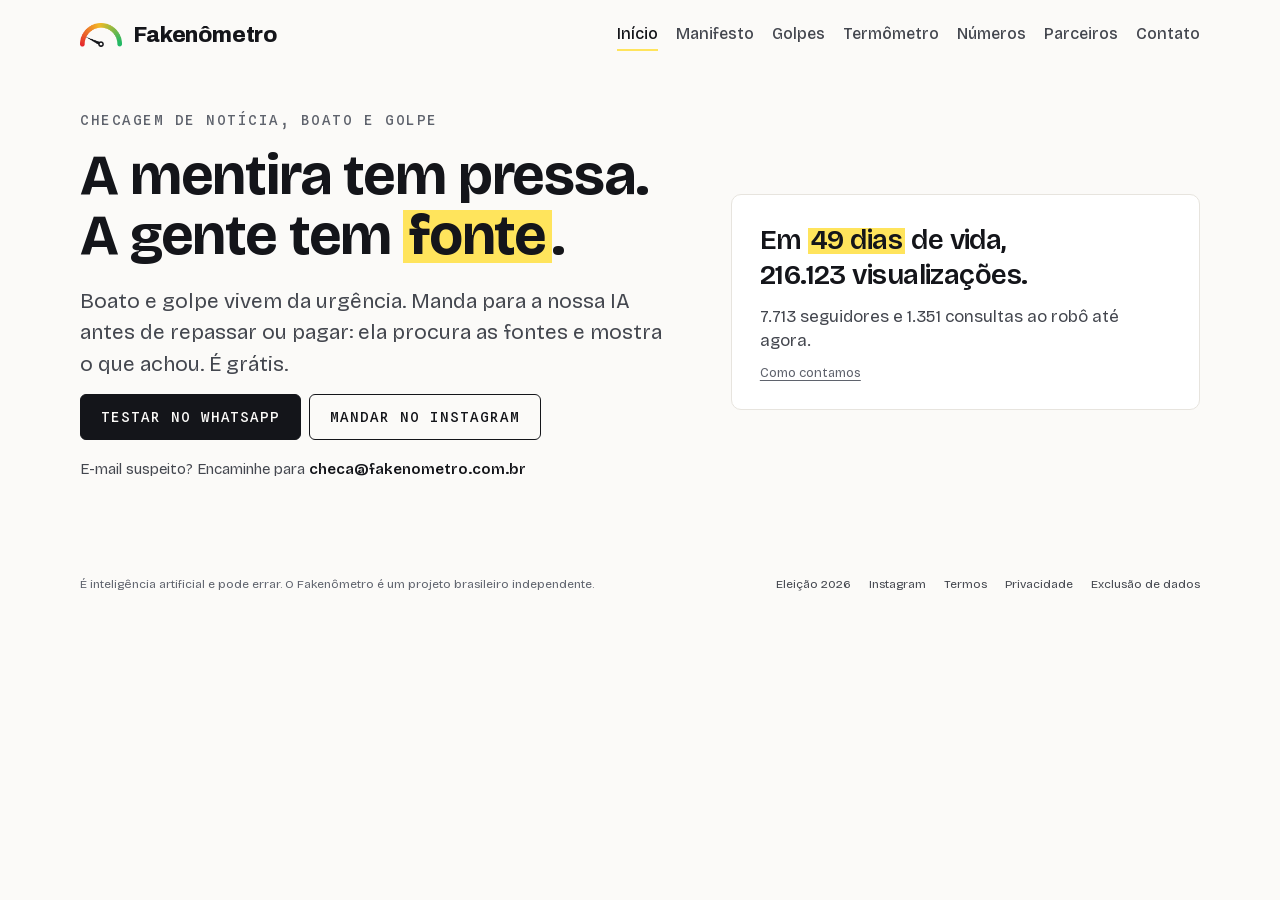
<file: index.html>
<!doctype html>
<html lang="pt-BR"><head><meta charset="utf-8">
<meta name="viewport" content="width=device-width,initial-scale=1">
<meta name="color-scheme" content="light only">
<title>Fakenômetro</title>
<meta name="facebook-domain-verification" content="pnf70wn1ixz6p786dz6t7g1vquiz16">
<meta name="description" content="Boato e golpe vivem da urgência. Manda para a nossa IA antes de repassar ou pagar: ela procura as fontes e mostra o que achou. É grátis.">
<meta property="og:title" content="Fakenômetro"><meta property="og:description" content="Boato e golpe vivem da urgência. Manda para a nossa IA antes de repassar ou pagar: ela procura as fontes e mostra o que achou. É grátis.">
<meta property="og:image" content="https://fakenometro.com.br/marca/capa.png">
<link rel="icon" href="/marca/icone-192.png"><link rel="apple-touch-icon" href="/marca/icone-192.png">
<script>document.documentElement.classList.add("js")</script>
<link rel="stylesheet" href="/marca/fontes/fontes.css">
<link rel="stylesheet" href="/estilo.css">
<script src="/site.js" defer></script>
</head><body>
<header class="topo"><a class="marca" href="/"><img src="/marca/termometro.png" alt="" width="42" height="24">Fakenômetro</a>
<nav class="menu" aria-label="Seções">
<a href="/" class="ativo">Início</a><a href="/manifesto">Manifesto</a><a href="/golpes/">Golpes</a><a href="/termometro/">Termômetro</a><a href="/numeros/">Números</a><a href="/parceiros/">Parceiros</a><a href="/contato/">Contato</a>
</nav></header>
<main>
<section class="capa"><div>
<p class="etiqueta">Checagem de notícia, boato e golpe</p>
<h1>A mentira tem pressa.<br>A gente tem <span class="mt">fonte</span>.</h1>
<p class="sub">Boato e golpe vivem da urgência. Manda para a nossa IA antes de repassar ou pagar: ela procura as fontes e mostra o que achou. É grátis.</p>
<div class="botoes"><a class="botao" href="https://wa.me/5511925338619">Testar no WhatsApp</a><a class="botao sec" href="https://ig.me/m/fakenometro">Mandar no Instagram</a></div>
<p class="mini" style="margin-top:14px;overflow-wrap:anywhere">E-mail suspeito? Encaminhe para <b>checa@fakenometro.com.br</b></p>
</div><div class="cx">
<div class="fr">Em <span class="mt"><span id="dias">40</span> dias</span> de vida,<br><span id="vis">184.101</span> visualizações.</div>
<p class="pq2"><span id="seg">4.564</span> seguidores e <span id="cons">1.030</span> consultas ao robô até agora.</p>
<p class="rod-q"><a href="/numeros/">Como contamos</a><span id="atual" hidden>18/11, 18:03</span></p>
</div></section>
</main>
<footer id="contato"><div class="miolo"><p>É inteligência artificial e pode errar. O Fakenômetro é um projeto brasileiro independente.</p>
<p><a href="/debate/">Eleição 2026</a><a href="https://www.instagram.com/fakenometro/">Instagram</a><a href="/termos">Termos</a><a href="/privacidade">Privacidade</a><a href="/exclusao-de-dados">Exclusão de dados</a></p></div></footer></body></html>
<script>
const h=new Date(),e=i=>document.getElementById(i),N=x=>Math.round(x).toLocaleString("pt-BR");
e("dias").textContent=Math.floor((Date.UTC(h.getFullYear(),h.getMonth(),h.getDate())-Date.UTC(2026,9,17))/864e5);
fetch("/numeros/dados.json",{cache:"no-store"}).then(r=>r.json()).then(d=>{e("vis").textContent=N(d.t28.views);e("seg").textContent=N(d.seguidores);e("cons").textContent=N(d.total_publico);e("atual").textContent=d.atualizado_em.slice(8,10)+"/"+d.atualizado_em.slice(5,7)+", "+d.atualizado_em.slice(11,16)}).catch(()=>{});
</script>
</file>
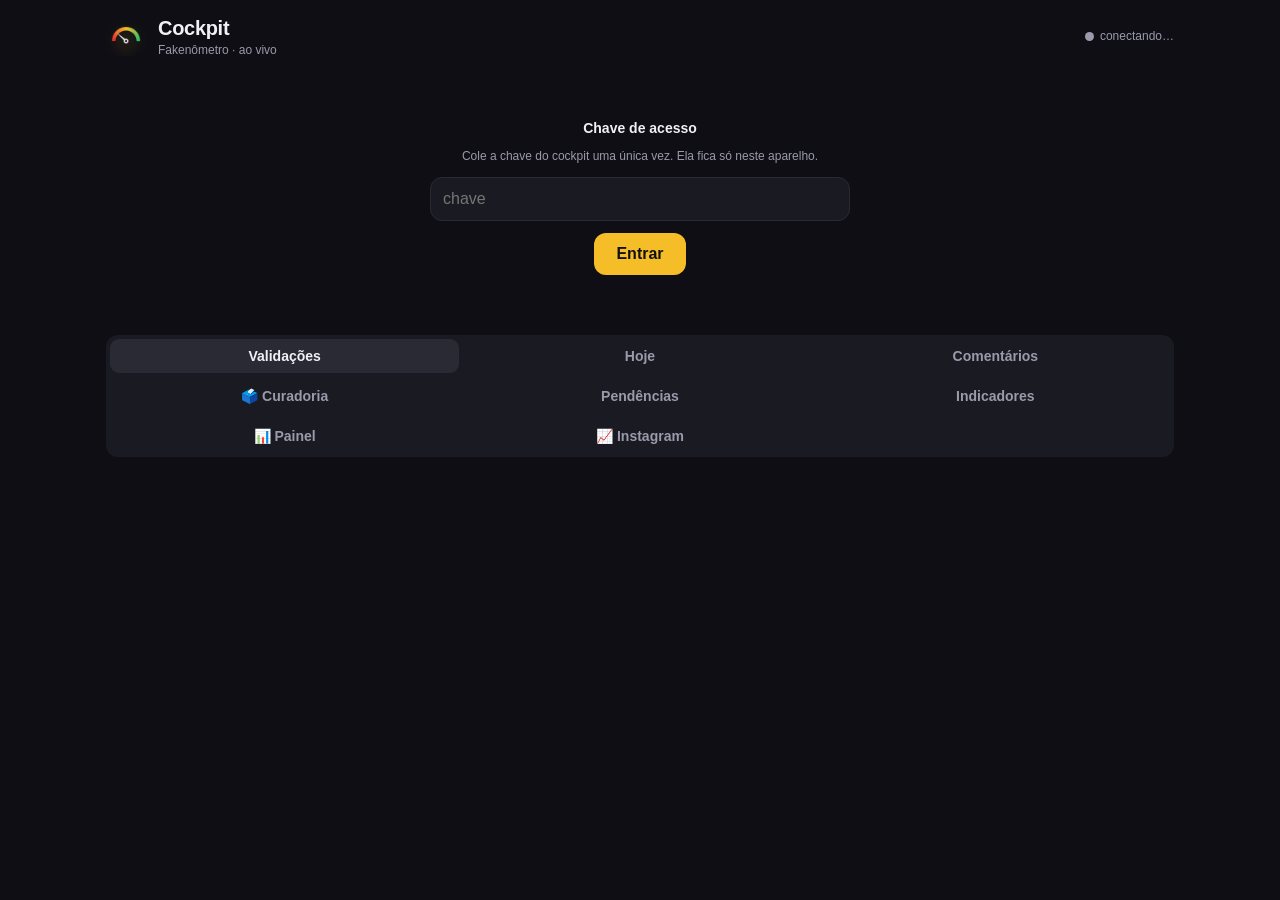
<file: cockpit/index.html>
<!doctype html>
<html lang="pt-BR">
<head>
<meta charset="utf-8">
<meta name="viewport" content="width=device-width,initial-scale=1,viewport-fit=cover">
<title>Cockpit</title>
<meta name="robots" content="noindex">
<meta name="theme-color" content="#0e0e14">
<meta name="apple-mobile-web-app-capable" content="yes">
<meta name="mobile-web-app-capable" content="yes">
<meta name="apple-mobile-web-app-status-bar-style" content="black-translucent">
<meta name="apple-mobile-web-app-title" content="Cockpit">
<link rel="manifest" href="manifest.webmanifest">
<link rel="apple-touch-icon" href="apple-touch-icon.png">
<link rel="icon" type="image/png" href="favicon-32.png">
<style>
:root{--fundo:#0e0e14;--cartao:#1a1a22;--linha:#2a2a34;--texto:#f0f0f5;--apagado:#9a9aab;
--verde:#28be6e;--amarelo:#f5be28;--vermelho:#e62832;--azul:#3d9bff}
*{box-sizing:border-box}
html,body{margin:0;background:var(--fundo);color:var(--texto);
font:15px/1.4 -apple-system,BlinkMacSystemFont,"Segoe UI",Roboto,sans-serif;-webkit-font-smoothing:antialiased}
main{max-width:1100px;margin:0 auto;padding:calc(14px + env(safe-area-inset-top)) 16px calc(24px + env(safe-area-inset-bottom))}
header{display:flex;align-items:center;gap:12px;margin-bottom:14px}
header img{width:40px;height:40px;border-radius:10px}
header h1{font-size:20px;margin:0;font-weight:800;letter-spacing:-.3px}
header small{display:block;color:var(--apagado);font-size:12px;font-weight:500}
.vivo{margin-left:auto;display:flex;align-items:center;gap:6px;font-size:12px;color:var(--apagado);white-space:nowrap}
.ponto{width:9px;height:9px;border-radius:50%;background:var(--apagado)}
.ponto.ok{background:var(--verde);box-shadow:0 0 0 0 rgba(40,190,110,.6);animation:pulso 2s infinite}
.ponto.erro{background:var(--vermelho)}
@keyframes pulso{70%{box-shadow:0 0 0 8px rgba(40,190,110,0)}100%{box-shadow:0 0 0 0 rgba(40,190,110,0)}}
.grade{display:grid;gap:10px;grid-template-columns:repeat(4,1fr)}
@media (max-width:760px){.grade{grid-template-columns:repeat(2,1fr)}}
.cartao{background:var(--cartao);border-radius:16px;padding:14px 16px;min-width:0;overflow-wrap:anywhere}
.rotulo{color:var(--apagado);font-size:12px;text-transform:uppercase;letter-spacing:.4px}
.numero{font-size:clamp(22px,7.5vw,32px);white-space:nowrap;font-weight:800;letter-spacing:-.5px;margin-top:2px;font-variant-numeric:tabular-nums}
.sub{color:var(--apagado);font-size:12px;margin-top:2px}
.duas{display:grid;gap:10px;grid-template-columns:1.4fr 1fr;margin-top:10px}
@media (max-width:760px){.duas{grid-template-columns:1fr}}
h2{font-size:14px;margin:0 0 10px;font-weight:700}
.barra{height:10px;border-radius:6px;background:var(--linha);overflow:hidden;margin-top:8px}
.barra i{display:block;height:100%;background:var(--verde);border-radius:6px;transition:width .5s}
ul.feed{list-style:none;margin:0;padding:0}
ul.feed li{display:grid;grid-template-columns:44px 1fr auto;gap:10px;align-items:start;padding:9px 0;border-top:1px solid var(--linha)}
ul.feed li:first-child{border-top:0}
.hora{color:var(--apagado);font-size:12px;font-variant-numeric:tabular-nums;padding-top:2px}
.titulo{font-size:14px;overflow-wrap:anywhere}
.meta{color:var(--apagado);font-size:12px;margin-top:2px}
.chip{display:inline-block;font-size:11px;font-weight:700;padding:2px 8px;border-radius:20px;white-space:nowrap}
.novo{animation:entra .8s ease}
@keyframes entra{from{background:rgba(245,190,40,.18)}to{background:transparent}}
ol.top{margin:0;padding-left:20px}ol.top li{margin:6px 0;font-size:14px;overflow-wrap:anywhere}
.dias{display:flex;align-items:flex-end;gap:4px;height:90px;margin-top:6px}
.dia{flex:1;display:flex;flex-direction:column-reverse;min-width:0}
.dia i{display:block;width:100%}
.legenda{display:flex;gap:12px;font-size:12px;color:var(--apagado);margin-top:8px}
.legenda b{display:inline-block;width:10px;height:10px;border-radius:3px;margin-right:4px;vertical-align:-1px}
.linha-dias{display:flex;gap:4px;font-size:10px;color:var(--apagado);margin-top:4px}
.linha-dias span{flex:1;text-align:center}
.vazio{color:var(--apagado);font-size:14px;padding:6px 0}
#chave{display:none;max-width:420px;margin:60px auto;text-align:center}
#chave input{width:100%;padding:12px;border-radius:12px;border:1px solid var(--linha);background:var(--cartao);color:var(--texto);font-size:16px;margin:12px 0}
#chave button{padding:12px 22px;border-radius:12px;border:0;background:var(--amarelo);color:#111;font-weight:800;font-size:16px}
a{color:var(--azul)}
nav.abas{display:grid;grid-template-columns:repeat(3,1fr);gap:6px;background:var(--cartao);border-radius:12px;padding:4px;margin-bottom:12px}
nav.abas button{flex:1;border:0;background:transparent;color:var(--apagado);font-weight:700;font-size:14px;padding:9px;border-radius:9px}
.cartao.pd{margin-bottom:10px}.pd h2{font-size:14px;letter-spacing:.3px;margin:0 0 8px}.pd-item{display:flex;gap:10px;align-items:flex-start;padding:9px 0;border-top:1px solid var(--linha)}
.pd-item button{flex:none;width:24px;height:24px;border-radius:7px;border:2px solid var(--apagado);background:transparent;color:var(--texto);padding:0;font-weight:800;line-height:1}
.pd-com{margin-top:6px;padding:6px 10px;border-radius:8px;background:var(--linha);font-size:14px}.pd-com small{color:var(--apagado)}.pd-mais{display:flex;gap:14px;margin-top:6px}.pd-item .pd-mais button{width:auto;height:auto;border:0;border-radius:0;color:var(--apagado);font-size:13px;font-weight:600;text-decoration:underline}
.pd-feita{color:var(--apagado);text-decoration:line-through}.pd-add{display:flex;gap:8px;margin-top:10px}.pd-add input{flex:1;min-width:0;border:1px solid var(--linha);border-radius:10px;background:transparent;color:var(--texto);padding:10px;font-size:16px}
.pd-add button,.pd-novo{border:0;border-radius:10px;background:var(--amarelo);color:#111;font-weight:800;padding:10px 14px}.pd details{margin-top:8px;color:var(--apagado);font-size:13px}
@media (max-width:520px){nav.abas{gap:2px}nav.abas button{font-size:12px;padding:9px 2px;min-width:0}}
nav.abas button.ativa{background:var(--linha);color:var(--texto)}
.ind-grade{display:grid;grid-template-columns:repeat(auto-fit,minmax(150px,1fr));gap:10px;margin-bottom:12px}
.ind-num{font-size:26px;font-weight:800;font-variant-numeric:tabular-nums;margin-top:4px}
.ind-tab{overflow-x:auto;margin-bottom:12px}.ind-tab table{border-collapse:collapse;width:100%;font-size:13px;font-variant-numeric:tabular-nums}
.ind-tab th,.ind-tab td{padding:6px 8px;border-top:1px solid var(--linha);text-align:right;white-space:nowrap}.ind-tab th{color:var(--apagado);font-weight:600;font-size:11px;text-transform:uppercase;letter-spacing:.3px}
.ind-tab td:first-child,.ind-tab th:first-child{text-align:left}.ind-h{font-weight:800;margin:6px 0 8px}
.ind-alerta{color:var(--amarelo)}.ind-ruim{color:var(--vermelho)}
.filtros{display:flex;gap:6px;margin-bottom:10px;flex-wrap:wrap}
.filtros button{border:1px solid var(--linha);background:transparent;color:var(--apagado);border-radius:20px;padding:6px 12px;font-size:13px;font-weight:600}
.filtros button.ativa{background:var(--amarelo);border-color:var(--amarelo);color:#111}
.cand{background:var(--cartao);border-radius:16px;padding:12px 14px;margin-bottom:10px}
.cand .cab{display:flex;gap:10px;align-items:flex-start;cursor:pointer}
.cand .cab .titulo{flex:1}
.cand .corpo{margin-top:12px}
.fotos{display:flex;gap:8px;overflow-x:auto;padding-bottom:4px}
.fotos img{height:260px;border-radius:10px;background:var(--linha);flex:none}
.fotos .n{position:relative}
.fotos .n span{position:absolute;bottom:8px;left:8px;background:rgba(0,0,0,.7);color:#fff;font-size:11px;font-weight:800;border-radius:8px;padding:2px 7px}
.acoes{display:grid;grid-template-columns:1fr 1fr;gap:8px;margin-top:10px}
.acoes button,.acoes a{border:0;border-radius:12px;padding:12px 8px;font-size:14px;font-weight:800;text-align:center;text-decoration:none}
.b-salvar{background:var(--amarelo);color:#111}.b-copiar{background:var(--azul);color:#fff}
.b-insta{background:linear-gradient(45deg,#f58529,#dd2a7b,#8134af);color:#fff}
.b-feito{background:var(--verde);color:#08130c}.b-desc{background:var(--linha);color:var(--texto)}
pre.leg{white-space:pre-wrap;font:13px/1.45 -apple-system,sans-serif;background:var(--fundo);border-radius:10px;padding:10px;margin:10px 0 0;max-height:220px;overflow:auto}
.aviso{font-size:12px;color:var(--apagado);margin-top:8px}
.toast{position:fixed;left:50%;bottom:calc(24px + env(safe-area-inset-bottom));transform:translateX(-50%);background:#fff;color:#111;font-weight:700;padding:10px 16px;border-radius:24px;box-shadow:0 6px 24px rgba(0,0,0,.4);z-index:9;display:none}
#cur-view .filtros{gap:4px}#cur-view .filtros button{padding:7px 9px;font-size:12.5px}.tiras{display:flex;gap:8px;overflow-x:auto;margin-top:8px;padding-bottom:4px}.mini{position:relative;flex:0 0 auto;width:96px}.mini img{width:96px;height:120px;object-fit:cover;border-radius:8px;background:#222;display:block}.mini span{position:absolute;left:5px;bottom:5px;background:rgba(0,0,0,.7);color:#fff;font-size:11px;font-weight:700;border-radius:8px;padding:1px 6px}.mini.vid,.mini.vid img{width:120px}.mini.vid img{height:213px}.mini .play{position:absolute;inset:0;display:flex;align-items:center;justify-content:center;font-size:34px;color:#fff;text-shadow:0 1px 8px #000}</style>
</head>
<body>
<main>
<header>
  <img src="icone-192.png" alt="">
  <div><h1>Cockpit</h1><small>Fakenômetro · ao vivo</small></div>
  <div class="vivo"><span class="ponto" id="ponto"></span><span id="estado">conectando…</span></div>
</header>

<section id="chave">
  <h2>Chave de acesso</h2>
  <div class="sub">Cole a chave do cockpit uma única vez. Ela fica só neste aparelho.</div>
  <input id="campo" type="password" autocomplete="off" placeholder="chave">
  <button onclick="salvarChave()">Entrar</button>
</section>

<nav class="abas" id="abas" hidden><button class="ativa" onclick="aba('val')" id="t-val">Validações<span id="val-n"></span></button><button onclick="aba('resp')" id="t-resp">Hoje</button><button onclick="aba('com')" id="t-com">Comentários<span id="com-n"></span></button><button onclick="aba('cur')" id="t-cur">🗳️ Curadoria</button><button onclick="aba('pend')" id="t-pend">Pendências</button><button onclick="aba('ind')" id="t-ind">Indicadores</button><button onclick="aba('painel')" id="t-painel">📊 Painel</button><button onclick="aba('ig')" id="t-ig">📈 Instagram</button></nav>
<div id="com-view" hidden><div id="com"><div class="vazio">Carregando…</div></div></div>
<div id="resp-view" hidden><div class="cartao" style="margin-bottom:12px"><div style="font-weight:800">Hoje</div><div class="sub">O que chegou e o que o robô respondeu no dia, por canal, sem os avisos automáticos. Toque num texto longo para ver inteiro. Só para consulta: nada aqui pede ação sua.</div><div class="acoes" style="margin-top:10px"><input id="resp-dia" type="date" onchange="carregarResp()" style="font:inherit;padding:8px;border-radius:8px;border:1px solid var(--linha);background:transparent;color:inherit"></div></div><div id="resp"><div class="vazio">Carregando…</div></div></div>
<div id="ind-view" hidden><div class="filtros" style="display:flex;gap:6px;margin-bottom:12px"><button id="ind-b-op" class="b-feito" onclick="indQual('op')" style="flex:1">Operação · diário</button><button id="ind-b-inv" class="b-copiar" onclick="indQual('inv')" style="flex:1">Investidor · mensal</button></div><div id="ind"><div class="vazio">Carregando…</div></div></div>
<div id="val-view" hidden><div class="filtros" id="val-botoes"></div><div id="amostra"></div><div id="amao"><div class="vazio">Carregando…</div></div></div>

<div id="pend-view" hidden>
  <div id="pend-quadros"></div>
  <button class="pd-novo" onclick="novoQuadro()">+ Novo quadro</button>
</div>
<div id="ig-view" hidden>
  <div class="cartao" style="display:flex;align-items:center;gap:12px;flex-wrap:wrap">
    <div style="flex:1;min-width:180px"><div style="font-weight:800;font-size:17px" id="ig-conta">@fakenometro</div><div class="sub" id="ig-quando">carregando…</div></div>
    <button class="b-desc" style="border:0;border-radius:12px;padding:10px 14px;font-weight:800" onclick="carregarIG(true)">↻ Atualizar agora</button>
  </div>
  <div class="grade" style="margin-top:10px" id="ig-kpis"></div>
  <div class="duas">
    <div class="cartao"><h2>👀 Alcance por dia · 28 dias</h2><div class="dias" id="ig-dias"></div><div class="linha-dias" id="ig-dias-rot"></div></div>
    <div class="cartao"><h2>🔀 Cruzamentos</h2><div id="ig-cruz" class="sub"></div></div>
  </div>
  <div class="cartao" style="margin-top:10px"><h2>📰 Posts</h2><div id="ig-posts"></div></div>
  <div class="aviso" id="ig-nota"></div>
</div>
<div id="cur-view" hidden>
  <div id="licoes"></div>
  <div id="dia"></div>
  <div class="filtros"><button class="ativa" id="f-pend" onclick="filtro('pendente')">Para postar</button><button id="f-pau" onclick="filtro('pautas')">Pautas</button><button id="f-pro" onclick="filtro('producao')">Produção</button><button id="f-bib" onclick="filtro('biblioteca')">Biblioteca</button></div>
  <div id="producao-view" hidden><div class="cartao"><div style="font-weight:800">Produção</div><div class="sub">O que você enviou para Produção. A sessão Pautas olha esta lista antes de cada sugestão. O tema que você escolher com ela sai daqui; o que não escolher continua.</div></div><div id="producao"><div class="vazio">Carregando…</div></div></div>
  <div id="biblioteca-view" hidden><div class="cartao"><div style="font-weight:800">Biblioteca</div><div class="sub">Conteúdos prontos que ainda não têm data para sair, em fila. Para escolher um quando faltar ideia. "Agendar para" leva o dia e a hora à sessão Pautas; nada aqui publica. A peça sai daqui quando for publicada.</div></div><div id="biblioteca"><div class="vazio">Carregando…</div></div></div>
  <div id="pautas-view" hidden><div class="cartao"><div style="font-weight:800">Pautas</div><div class="sub">Ideias de conteúdo. Enviar manda a ideia para Produção. Sugestões da Pautas que você não escolher voltam para cá. Ideia que virou conteúdo sai da lista. Descartar tira a ideia da lista.</div></div><div id="pautas"><div class="vazio">Carregando…</div></div></div>
  <div class="sub" style="margin:6px 2px 10px">Poste de cima para baixo: a ordem alterna um post que favorece a direita, um que favorece a esquerda e um neutro ou sem prova.</div>
  <div class="sub" style="margin-bottom:10px">Toque num item para abrir. Salve as imagens (já na ordem do carrossel), copie a legenda, poste no Instagram e marque como publicado: aparece para os dois.</div>
  <div id="cands"><div class="vazio">Carregando…</div></div>
</div>
<div class="toast" id="toast"></div>
<div id="painel" hidden>
  <div class="cartao" id="cupula" style="margin-bottom:10px;display:none"></div>
  <div class="grade">
    <div class="cartao"><div class="rotulo">Checagens hoje</div><div class="numero" id="k-hoje">–</div><div class="sub" id="k-hoje-sub"></div></div>
    <div class="cartao"><div class="rotulo">Do repositório hoje</div><div class="numero" id="k-repo">–</div><div class="sub" id="k-repo-sub"></div></div>
    <div class="cartao"><div class="rotulo">Gasto no mês</div><div class="numero" id="k-gasto">–</div><div class="sub" id="k-gasto-sub"></div><div class="barra"><i id="k-gasto-barra" style="width:0"></i></div></div>
    <div class="cartao"><div class="rotulo">Economia · 30 dias</div><div class="numero" id="k-econ" style="color:var(--verde)">–</div><div class="sub" id="k-econ-sub"></div></div>
  </div>

  <div class="duas">
    <div class="cartao"><h2>⚡ Ao vivo</h2><ul class="feed" id="feed"></ul></div>
    <div>
      <div class="cartao"><h2>📈 Por dia · 14 dias</h2><div class="dias" id="dias"></div><div class="linha-dias" id="dias-rot"></div>
        <div class="legenda"><span><b style="background:var(--amarelo)"></b>Novas (pagas)</span><span><b style="background:var(--verde)"></b>Repositório</span></div></div>
      <div class="cartao" style="margin-top:10px"><h2>🔁 Mais pedidas · 30 dias</h2><ol class="top" id="top"></ol></div>
      <div class="cartao" style="margin-top:10px"><h2>🗳️ Curadoria</h2><div id="cur" class="sub"></div></div>
      <div class="cartao" style="margin-top:10px"><h2>🖥️ Servidor</h2><div id="srv" class="sub"></div></div>
    </div>
  </div>
  <div class="cartao" style="margin-top:10px"><h2>🔎 Qualidade das checagens · 14 dias</h2>
    <div class="sub">Quanto mais fontes reconhecidas e oficiais, melhor; "sem prova" alto demais é sinal de exagero. A régua de fontes e o mapa por tema entraram em 20/10 à noite (dias marcados <b style="color:var(--verde)">●</b>).</div>
    <div style="overflow-x:auto"><table id="qual" style="width:100%;border-collapse:collapse;margin-top:8px;font-size:13px;white-space:nowrap"></table></div>
  </div>
</div>
</main>
<script>
// Os números vêm do servidor do robô; a chave fica só neste aparelho.
const API = "https://protozoan-enjoyer-poncho.ngrok-free.dev/cockpit/dados";
const CADA = 10000;
let chave = "", vistos = new Set(), primeira = true;

function ler(k){try{return localStorage.getItem(k)||""}catch(e){return ""}}
function gravar(k,v){try{localStorage.setItem(k,v)}catch(e){}}
function iniciar(){
  const m = location.hash.match(/k=([^&]+)/);
  // A chave fica no #: o # nunca vai para servidor nenhum, e o app da Tela de
  // Início do iPhone (memória separada do Safari) já abre com acesso.
  if (m){ chave = decodeURIComponent(m[1]); gravar("cockpit_chave", chave); }
  else chave = ler("cockpit_chave");
  if (!chave){ document.getElementById("chave").style.display="block"; return; }
  document.getElementById("painel").hidden = false;
  document.getElementById("abas").hidden = false;
  atualizar(); setInterval(atualizar, CADA);
  if (location.hash.includes("coment=")) aba("com");
  else if (location.hash.includes("caso=")) aba("val");  // link do e-mail da fila (Roberta, 2/11)
  else aba("val");  // abre sempre em Validações (Roberta, 23/11)
  document.addEventListener("visibilitychange", () => { if (!document.hidden) atualizar(); });
}
function salvarChave(){
  const v = document.getElementById("campo").value.trim(); if(!v) return;
  gravar("cockpit_chave", v); location.reload();
}
const $ = id => document.getElementById(id);
const usd = v => "US$ " + (v||0).toFixed(2).replace(".", ",");
function corRotulo(r){
  r = (r||"").toLowerCase();
  if (r.includes("falso") || r.includes("campanha") || r.includes("fora de contexto")) return ["var(--vermelho)","#fff"];
  if (r.includes("verdade") || r.includes("verdadeiro")) return ["var(--verde)","#08130c"];
  if (r.includes("inconclusivo") || r.includes("parte") || r.includes("opini")) return ["var(--amarelo)","#111"];
  return ["var(--linha)","var(--texto)"];
}
function nomeRotulo(r){ return r === "Inconclusivo" ? "Sem prova" : (r || "—"); }
function esc(s){ return (s||"").replace(/[&<>"]/g, c => ({"&":"&amp;","<":"&lt;",">":"&gt;",'"':"&quot;"}[c])); }

async function atualizar(){
  try{
    const r = await fetch(API, {headers:{"X-Chave":chave,"ngrok-skip-browser-warning":"1"}, cache:"no-store"});
    if (r.status === 404){ estado(false, "chave recusada"); gravar("cockpit_chave",""); return; }
    if (!r.ok) throw new Error(r.status);
    desenhar(await r.json()); estado(true, "ao vivo · " + new Date().toLocaleTimeString("pt-BR",{hour:"2-digit",minute:"2-digit",second:"2-digit"}));
  }catch(e){ estado(false, "sem conexão com o robô"); }
}
function estado(ok, txt){ $("ponto").className = "ponto " + (ok ? "ok" : "erro"); $("estado").textContent = txt; }

function desenhar(d){
  const h = d.hoje, m = d.mes;
  const cu = d.cupula || {estado: "verde", motivos: []}, el = $("cupula");
  const info = {verde: ["🟢", "Verde", "tudo normal"], amarelo: ["🟡", "Amarelo", "veredito nos comentários só com certeza alta e 2 fontes"],
                laranja: ["🟠", "Laranja", "sob ataque: nada publica sozinho, só repositório nos comentários"],
                vermelho: ["🔴", "Vermelho", "comentários e publicação parados"]}[cu.estado] || ["⚪", cu.estado, ""];
  el.style.display = cu.estado === "verde" ? "none" : "block";
  el.innerHTML = `<b>${info[0]} Cúpula (FakeShield): ${info[1]}</b><div class="sub">${esc(info[2])}${(cu.motivos || []).length ? " · " + esc(cu.motivos.join(" · ")) : ""}</div>`;
  $("k-hoje").textContent = h.pedidos;
  $("k-hoje-sub").textContent = `${h.novas} novas · ${h.repositorio} do repositório`;
  $("k-repo").textContent = h.pedidos ? h.taxa + "%" : "–";
  $("k-repo-sub").textContent = `${m.taxa}% nos últimos 30 dias`;
  $("k-gasto").textContent = usd(d.gasto_mes);
  $("k-gasto-sub").textContent = `teto ${usd(d.teto_mes)} · hoje ${usd(h.gasto_usd)}`;
  const p = Math.min(100, 100 * d.gasto_mes / (d.teto_mes || 1));
  $("k-gasto-barra").style.width = p + "%";
  $("k-gasto-barra").style.background = p > 85 ? "var(--vermelho)" : p > 60 ? "var(--amarelo)" : "var(--verde)";
  $("k-econ").textContent = usd(m.economia_usd);
  $("k-econ-sub").textContent = `${m.no_repositorio} checagens guardadas · validade ${d.repositorio_dias} dias`;

  const feed = $("feed");
  if (!d.eventos.length) feed.innerHTML = '<li class="vazio" style="display:block">Nenhuma checagem ainda. Assim que alguém mandar uma notícia, ela aparece aqui.</li>';
  else feed.innerHTML = d.eventos.map(e => {
    const id = e.em + e.id + e.tipo, novo = !primeira && !vistos.has(id); vistos.add(id);
    const [bg, fg] = corRotulo(e.rotulo);
    const tipo = e.tipo === "nova" ? "🆕 checagem nova" + (e.custo != null ? " · " + usd(e.custo) : "") : "🗄️ repositório" + (e.como ? " (" + e.como + ")" : "");
    // Sem canal = checagem rodada pelo Theo no Mac (testes de regra), não do público.
    const canal = " · " + (e.canal === "whatsapp" ? "WhatsApp" : e.canal === "instagram" ? "Instagram" : e.canal === "comentario" ? "comentário (menção)" : "teste (Mac)");
    return `<li class="${novo ? "novo" : ""}"><span class="hora">${e.em.slice(11,16)}</span>
      <div><div class="titulo">${esc(e.titulo) || "(sem título)"}</div><div class="meta">${tipo}${canal}</div></div>
      <span class="chip" style="background:${bg};color:${fg}">${esc(nomeRotulo(e.rotulo))}</span></li>`;
  }).join("");
  primeira = false;

  const iso = t => `${t.getFullYear()}-${String(t.getMonth()+1).padStart(2,"0")}-${String(t.getDate()).padStart(2,"0")}`;
  const dias = []; for (let i = 13; i >= 0; i--) dias.push(iso(new Date(Date.now() - i*864e5)));  // dia local, como no servidor
  const max = Math.max(1, ...dias.map(x => (m.por_dia_n[x] || [0,0]).reduce((a,b)=>a+b,0)));
  $("dias").innerHTML = dias.map(x => { const [n, r] = m.por_dia_n[x] || [0,0];
    return `<div class="dia" title="${x}: ${n} novas, ${r} do repositório"><i style="height:${70*n/max}px;background:var(--amarelo);border-radius:0 0 3px 3px"></i><i style="height:${70*r/max}px;background:var(--verde);border-radius:3px 3px 0 0"></i></div>`; }).join("");
  $("dias-rot").innerHTML = dias.map((x,i) => `<span>${i % 2 ? "" : x.slice(8,10)}</span>`).join("");

  $("top").innerHTML = m.mais_pedidas.length ? m.mais_pedidas.map(([t, r, n]) => `<li>${esc(t) || "(sem título)"} <span class="sub">· ${esc(nomeRotulo(r))}</span> <b>${n}×</b></li>`).join("")
    : '<li class="vazio" style="list-style:none;margin-left:-20px">Nenhuma peça pedida mais de uma vez ainda.</li>';

  const q = d.qualidade || [], pc = v => v == null ? "–" : v + "%";
  $("qual").innerHTML = q.length ? `<tr style="text-align:left;color:var(--apagado)"><th>dia</th><th>checagens</th><th>fontes reconhecidas</th><th>oficiais</th><th>sem prova</th><th>tempo médio</th><th>custo médio</th></tr>` +
    q.map(x => `<tr style="border-top:1px solid var(--linha)"><td style="color:var(--texto)">${x.regua_nova ? '<b style="color:var(--verde)">●</b> ' : ""}${x.dia.slice(8,10)}/${x.dia.slice(5,7)}</td><td>${x.checagens}</td><td>${pc(x.fontes_reconhecidas_pct)}</td><td>${pc(x.fontes_oficiais_pct)}</td><td>${pc(x.sem_prova_pct)}</td><td>${x.tempo_medio_s == null ? "–" : x.tempo_medio_s + " s"}</td><td>${x.custo_medio_usd == null ? "–" : usd(x.custo_medio_usd)}</td></tr>`).join("")
    : '<tr><td class="sub">Ainda sem checagens nos últimos 14 dias.</td></tr>';

  const c = d.curadoria;
  $("cur").innerHTML = `<b style="color:var(--texto);font-size:22px">${c.pendente || 0}</b> candidatos a post · ${c.publicado_manual || 0} publicados à mão · ${c.descartado || 0} descartados<br>Publicação: <b style="color:var(--texto)">${d.publicacao === "manual" ? "só manual" : d.publicacao}</b>`;
  const desde = new Date(d.no_ar_desde);
  $("srv").innerHTML = `No ar desde ${desde.toLocaleDateString("pt-BR")} ${desde.toLocaleTimeString("pt-BR",{hour:"2-digit",minute:"2-digit"})} · atualiza a cada 10 s`;
}
// ---------- Curadoria: o que é preciso para postar à mão ----------
const BASE = API.replace("/cockpit/dados", "");
const H = () => ({"X-Chave": chave, "ngrok-skip-browser-warning": "1"});
let candidatos = [], filtroAtual = "pendente", abertos = {}, imgs = {};
function toast(t){ const e = $("toast"); e.textContent = t; e.style.display = "block"; clearTimeout(e._t); e._t = setTimeout(() => e.style.display = "none", 2200); }
function aba(qual){
  $("resp-view").hidden = qual !== "resp"; $("t-resp").classList.toggle("ativa", qual === "resp");
  if (qual === "resp") carregarResp();
  $("com-view").hidden = qual !== "com"; $("t-com").classList.toggle("ativa", qual === "com");
  if (qual === "com") carregarCom();
  $("ind-view").hidden = qual !== "ind"; $("t-ind").classList.toggle("ativa", qual === "ind");
  if (qual === "ind") carregarInd();
  $("painel").hidden = qual !== "painel"; $("cur-view").hidden = qual !== "cur"; $("ig-view").hidden = qual !== "ig"; $("pend-view").hidden = qual !== "pend"; $("val-view").hidden = qual !== "val";
  $("t-painel").classList.toggle("ativa", qual === "painel"); $("t-cur").classList.toggle("ativa", qual === "cur"); $("t-ig").classList.toggle("ativa", qual === "ig"); $("t-pend").classList.toggle("ativa", qual === "pend"); $("t-val").classList.toggle("ativa", qual === "val");
  if (qual === "cur") carregarCur();
  if (qual === "ig") carregarIG(false);
  if (qual === "pend") carregarPend();
  if (qual === "val") { carregarAmostra(); carregarAmao(); }
}
// ---------- Indicadores: dois painéis (Roberta, 15/11). Dados de saida/indicadores.json, gerado de hora em hora no servidor, sem IA. ----------
let indDados = null, indVista = "op";
async function carregarInd(){
  try{ const r = await fetch(`${BASE}/cockpit/indicadores`, {headers: H(), cache: "no-store"}); if (!r.ok) throw new Error(r.status); indDados = await r.json(); desenharInd(); }
  catch(e){ $("ind").innerHTML = '<div class="vazio">Não consegui abrir os indicadores.</div>'; }
}
function indQual(q){ indVista = q; $("ind-b-op").className = q === "op" ? "b-feito" : "b-copiar"; $("ind-b-inv").className = q === "inv" ? "b-feito" : "b-copiar"; desenharInd(); }
const nf = (v, c = 0) => v === null || v === undefined ? "–" : Number(v).toLocaleString("pt-BR", {minimumFractionDigits: c, maximumFractionDigits: c});
const pc = v => v === null || v === undefined ? "–" : nf(v) + "%";
const dm = d => d.slice(8, 10) + "/" + d.slice(5, 7);
const somaV = o => Object.values(o || {}).reduce((a, b) => a + b, 0);
const caixa = (rot, num, sub, cls = "") => `<div class="cartao"><div class="rotulo">${rot}</div><div class="ind-num ${cls}">${num}</div>${sub ? `<div class="sub">${sub}</div>` : ""}</div>`;
const barra = (v, t) => `<div class="barra"><i style="width:${Math.min(100, t ? 100 * v / t : 0)}%;background:${t && v / t >= .8 ? "var(--vermelho)" : t && v / t >= .6 ? "var(--amarelo)" : "var(--verde)"}"></i></div>`;
const tabela = (cab, linhas) => `<div class="cartao ind-tab"><table><tr>${cab.map(c => `<th>${c}</th>`).join("")}</tr>${linhas.map(l => `<tr>${l.map(c => `<td>${c}</td>`).join("")}</tr>`).join("")}</table></div>`;
function desenharInd(){
  const d = indDados; if (!d) return;
  const quando = new Date(d.atualizado_em).toLocaleString("pt-BR", {day: "2-digit", month: "2-digit", hour: "2-digit", minute: "2-digit"});
  const rod = `<div class="sub" style="margin:4px 0 16px">Atualizado em ${quando}, de hora em hora. Só consultas do público: os testes do Helio e da Roberta ficam fora.</div>`;
  $("ind").innerHTML = (indVista === "op" ? indOperacao(d.operacao) : indInvestidor(d.investidor)) + rod;
}
function indOperacao(o){
  const D = o.dias, h = D[D.length - 1], s7 = D.slice(-7), t = o.tetos, f = o.fila_validacoes || {};
  const novas7 = s7.reduce((a, x) => a + x.novas_total, 0);
  const am7 = s7.reduce((a, x) => [a[0] + x.amostra.aprovados, a[1] + x.amostra.votados], [0, 0]);
  const falhasH = somaV(h.falhas);
  const canais = Object.entries(h.novas).map(([c, n]) => `${c} ${n}`).join(" · ");
  let html = `<div class="ind-h">Hoje, ${dm(h.dia)}</div><div class="ind-grade">
    ${caixa("Consultas novas", nf(h.novas_total), canais || "nenhuma ainda")}
    ${caixa("Pessoas", nf(h.pessoas), `${nf(h.voltaram)} já tinham vindo antes`)}
    ${caixa("Tempo até a resposta", h.tempo_mediana_min === null ? "–" : nf(h.tempo_mediana_min, 1) + " min", `mediana · ${pc(h.tempo_acima_5min_pct)} passaram de 5 min`, h.tempo_acima_5min_pct > 15 ? "ind-alerta" : "")}
    ${caixa("Falhas", nf(falhasH), Object.entries(h.falhas).filter(([, n]) => n).map(([k, n]) => `${k} ${n}`).join(" · ") || "nenhuma", falhasH > 5 ? "ind-alerta" : "")}
    ${caixa("Amostra do dia", `${nf(h.amostra.aprovados)} de ${nf(h.amostra.votados)}`, `aprovadas · ${nf(h.amostra.sem_prova_errado)} “sem prova” errado · ${nf(h.amostra.sorteados)} sorteadas`)}
    ${caixa("Custo do dia", "US$ " + nf(h.custo_usd, 2), `US$ ${nf(h.custo_por_nova_usd, 3)} por consulta · “sem prova” ${pc(h.sem_prova_pct)}`)}
  </div>
  <div class="ind-h">Fila e tetos</div><div class="ind-grade">
    ${caixa("Validações abertas", nf(f.total), Object.entries(f.por_tipo || {}).map(([k, n]) => `${k} ${n}`).join(" · ") || (f.erro ? "não consegui ler a fila" : ""), f.total > 30 ? "ind-alerta" : "")}
    <div class="cartao"><div class="rotulo">IA no mês</div><div class="ind-num">US$ ${nf(t.ia_mes_usd)}</div><div class="sub">de US$ ${nf(t.ia_teto_usd)} do teto</div>${barra(t.ia_mes_usd, t.ia_teto_usd)}</div>
    <div class="cartao"><div class="rotulo">WhatsApp no mês</div><div class="ind-num">${nf(t.whatsapp_enviadas)}</div><div class="sub">de ${nf(t.whatsapp_referencia)} mensagens (o robô para em 2.900)</div>${barra(t.whatsapp_enviadas, t.whatsapp_referencia)}</div>
    ${caixa("Seguidores", nf(t.seguidores), "@fakenometro")}
  </div>
  <div class="ind-h">Últimos 7 dias</div><div class="ind-grade">
    ${caixa("Consultas novas", nf(novas7), `média de ${nf(novas7 / 7)} por dia`)}
    ${caixa("Amostra aprovada", am7[1] ? pc(100 * am7[0] / am7[1]) : "–", `${am7[0]} de ${am7[1]} votadas`)}
    ${caixa("Correções e complementos", nf(s7.reduce((a, x) => a + x.correcoes + x.complementos, 0)), `${nf(s7.reduce((a, x) => a + x.contestacoes, 0))} contestações · ${nf(s7.reduce((a, x) => a + x.seguradas, 0))} seguradas`)}
  </div>
  <div class="ind-h">Dia a dia (14 dias)</div>`;
  html += tabela(["Dia", "Novas", "Pessoas", "Voltaram", "Repositório", "Tempo", "> 5 min", "Falhas", "Amostra", "Sem prova", "Custo US$", "Contest.", "Correções"],
    D.slice().reverse().map(x => [dm(x.dia), nf(x.novas_total), nf(x.pessoas), nf(x.voltaram), pc(x.repositorio_pct), x.tempo_mediana_min === null ? "–" : nf(x.tempo_mediana_min, 1), pc(x.tempo_acima_5min_pct), nf(somaV(x.falhas)),
      x.amostra.votados ? `${x.amostra.aprovados}/${x.amostra.votados}` : "–", pc(x.sem_prova_pct), nf(x.custo_usd, 2), nf(x.contestacoes), nf(x.correcoes + x.complementos)]));
  return html;
}
function indInvestidor(v){
  const M = v.meses, m = M[M.length - 1], S = v.semanas.filter(x => !x.parcial), ult = S[S.length - 1] || {};
  const c7 = v.coortes.filter(x => x["7d_completo"]), cU = c7[c7.length - 1];
  let html = `<div class="sub" style="margin-bottom:10px">Uso interno. A taxa de acerto não se divulga em público; mostrar ao investidor em conversa fechada é decisão da Roberta e do Helio.</div>
  <div class="ind-grade">
    ${caixa("Consultas na última semana", nf(ult.consultas_novas), ult.crescimento_pct === null || ult.crescimento_pct === undefined ? "" : `${ult.crescimento_pct >= 0 ? "+" : ""}${nf(ult.crescimento_pct)}% sobre a semana anterior`)}
    ${caixa("Usuários ativos no mês", nf(m.usuarios_ativos), `${m.mes.slice(5, 7)}/${m.mes.slice(0, 4)}${m.parcial ? ", mês em curso" : ""}`)}
    ${caixa("Voltaram em 7 dias", cU ? pc(cU.voltou_7d_pct) : "–", cU ? `de ${nf(cU.pessoas)} que chegaram na semana de ${dm(cU.semana)}` : "")}
    ${caixa("Custo por usuário ativo", m.custo_por_ativo_rs === null ? "–" : "R$ " + nf(m.custo_por_ativo_rs, 2), "no mês, contra a assinatura de R$ 9,90", m.custo_por_ativo_rs > 9.9 ? "ind-ruim" : "")}
    ${caixa("Seguidores", nf(v.seguidores), "@fakenometro")}
    ${caixa("Pela Meta", pc(v.concentracao.pela_meta_pct), "das consultas de 30 dias (direct, comentários e WhatsApp)", v.concentracao.pela_meta_pct > 80 ? "ind-alerta" : "")}
  </div>`;
  const O = (v.origem || {}).semanas || [];
  html += `<div class="ind-h">Por onde chegaram as pessoas novas</div>` + (O.length ? tabela(["Semana de", "Pessoas novas", "Portas de entrada"],
    O.slice().reverse().map(x => [dm(x.semana) + (x.parcial ? " (em curso)" : ""), nf(x.total), `<span style="white-space:normal">${Object.entries(x.por_origem).map(([k, n]) => `${esc(k)} ${nf(100 * n / x.total)}%`).join(" · ")}</span>`]))
    : `<div class="cartao" style="margin-bottom:12px"><div class="sub">Marcação ligada em 15/11. As primeiras pessoas novas aparecem aqui na próxima atualização.</div></div>`);
  html += `<div class="ind-h">Semana a semana</div>`;
  html += tabela(["Semana de", "Consultas novas", "Crescimento", "Pessoas", "Pessoas novas"],
    v.semanas.slice().reverse().map(x => [dm(x.semana) + (x.parcial ? " (em curso)" : ""), nf(x.consultas_novas), x.crescimento_pct === null ? "–" : (x.crescimento_pct >= 0 ? "+" : "") + nf(x.crescimento_pct) + "%", nf(x.pessoas), nf(x.pessoas_novas)]));
  html += `<div class="ind-h">Retorno por coorte</div>` + tabela(["Chegou na semana de", "Pessoas", "Voltou em 7 dias", "Voltou em 30 dias"],
    v.coortes.slice().reverse().map(x => [dm(x.semana), nf(x.pessoas), x["7d_completo"] ? pc(x.voltou_7d_pct) : pc(x.voltou_7d_pct) + " (parcial)", pc(x.voltou_30d_pct)]));
  html += `<div class="ind-h">Mês a mês</div>` + tabela(["Mês", "Consultas novas", "Repositório", "Ativos", "IA por consulta", "Custo total", "Por ativo", "Boatos desmentidos"],
    M.slice().reverse().map(x => [x.mes.slice(5, 7) + "/" + x.mes.slice(2, 4) + (x.parcial ? "*" : ""), nf(x.consultas_novas), nf(x.repositorio), nf(x.usuarios_ativos), "US$ " + nf(x.custo_ia_por_consulta_publico_usd, 3), "US$ " + nf(x.custo_total_usd), x.custo_por_ativo_rs === null ? "–" : "R$ " + nf(x.custo_por_ativo_rs, 2), nf(x.boatos_desmentidos)]));
  html += `<div class="sub" style="margin:-6px 0 12px">* mês em curso. Custo total = toda a IA do mês (inclui auditoria e testes) + WhatsApp + servidor e túnel (US$ 22). Boatos desmentidos = selos falso e engana.</div>`;
  html += `<div class="ind-h">Concentração de risco</div><div class="cartao" style="margin-bottom:12px">Consultas de 30 dias por canal: ${Object.entries(v.concentracao.consultas_30d_por_canal).map(([c, n]) => `${esc(c)} ${nf(n)}`).join(" · ")}<div class="sub">${esc(v.concentracao.ia)}</div><div class="sub">Contestações registradas até hoje: ${nf(v.contestacoes_total)}</div></div>`;
  html += `<div class="ind-h">Ainda não medido</div><div class="cartao" style="margin-bottom:12px">${v.faltam.map(x => `<div style="padding:6px 0;border-top:1px solid var(--linha)"><b>${esc(x.item)}</b><div class="sub">${esc(x.porque)}</div></div>`).join("")}</div>`;
  return html;
}
// ---------- Pendências: um quadro por frente de trabalho ----------
let pendQuadros = [];
async function pedirPend(caminho, corpo){
  const r = await fetch(`${BASE}/cockpit/pendencias${caminho}`, corpo ? {method: "POST", headers: H(), body: corpo} : {headers: H(), cache: "no-store"});
  if (!r.ok) throw new Error(r.status);
  pendQuadros = (await r.json()).quadros; desenharPend();
}
async function carregarPend(){ try{ await pedirPend(""); }catch(e){ toast("Não consegui abrir as pendências"); } }
function desenharPend(){
  const linha = (i, feita) => `<div class="pd-item"><button aria-label="${feita ? "Desfazer" : "Concluir"}" onclick="marcarPend(${i.id},'${feita ? "desfazer" : "feita"}')">${feita ? "✓" : ""}</button><div style="flex:1;min-width:0"><div class="${feita ? "pd-feita" : ""}">${esc(i.texto)}</div>${(i.comentarios || []).map(c => `<div class="pd-com">${esc(c.texto)}<small> · ${esc(c.quem)}, ${fmtPend(c.quando)}</small></div>`).join("")}<div class="pd-mais"><button onclick="editarPend(${i.id})">Editar</button><button onclick="comentarPend(${i.id})">Comentar</button></div></div></div>`;
  $("pend-quadros").innerHTML = pendQuadros.map((q, n) => {
    const abertas = q.itens.filter(i => !i.feita), feitas = q.itens.filter(i => i.feita);
    return `<div class="cartao pd"><h2>${esc(q.nome)} · ${abertas.length}</h2>${abertas.map(i => linha(i, false)).join("")}${abertas.length ? "" : '<div class="sub">Nada pendente.</div>'}
      ${feitas.length ? `<details><summary>${feitas.length} concluída${feitas.length > 1 ? "s" : ""}</summary>${feitas.map(i => linha(i, true)).join("")}</details>` : ""}
      <div class="pd-add"><input id="pd-txt-${n}" placeholder="Nova pendência" onkeydown="if(event.key==='Enter')addPend(${n})"><button onclick="addPend(${n})">Anotar</button></div></div>`;
  }).join("");
}
async function addPend(n){
  const c = $(`pd-txt-${n}`), texto = c.value.trim(); if (!texto) return;
  try{ await pedirPend("", new URLSearchParams({quadro: pendQuadros[n].nome, texto})); }catch(e){ toast("Não consegui anotar"); }
}
async function marcarPend(id, acao){ try{ await pedirPend(`/${id}/${acao}`, new URLSearchParams()); }catch(e){ toast("Não consegui marcar"); } }
const fmtPend = q => (q || "").slice(8, 10) + "/" + (q || "").slice(5, 7) + " " + (q || "").slice(11, 16);
const achaPend = id => pendQuadros.flatMap(q => q.itens).find(i => i.id === id);
async function editarPend(id){
  const texto = (prompt("Editar pendência", achaPend(id).texto) || "").trim(); if (!texto) return;
  try{ await pedirPend(`/${id}/editar`, new URLSearchParams({texto})); }catch(e){ toast("Não consegui editar"); }
}
async function comentarPend(id){
  const texto = (prompt("Comentário") || "").trim(); if (!texto) return;
  try{ await pedirPend(`/${id}/comentar`, new URLSearchParams({texto})); }catch(e){ toast("Não consegui comentar"); }
}
async function novoQuadro(){
  const nome = (prompt("Nome do quadro novo") || "").trim(); if (!nome) return;
  try{ await pedirPend("", new URLSearchParams({quadro: nome})); }catch(e){ toast("Não consegui criar"); }
}
function filtro(f){ filtroAtual = f; $("f-pend").classList.toggle("ativa", f === "pendente"); $("f-pau").classList.toggle("ativa", f === "pautas"); $("f-bib").classList.toggle("ativa", f === "biblioteca"); $("f-pro").classList.toggle("ativa", f === "producao"); $("producao-view").hidden = f !== "producao"; $("biblioteca-view").hidden = f !== "biblioteca";
  $("pautas-view").hidden = f !== "pautas"; { const x = f === "pautas" || f === "biblioteca" || f === "producao", c = $("cands"); c.hidden = x; if (c.previousElementSibling) c.previousElementSibling.hidden = x; if (c.previousElementSibling && c.previousElementSibling.previousElementSibling) c.previousElementSibling.previousElementSibling.hidden = x; }
  if (f === "pautas") carregarPautas(); else if (f === "biblioteca") carregarBiblioteca(); else if (f === "producao") carregarProducao(); else desenharCur(); }
let bibDados = null, bibTipo = ler("bibTipo") || "Stories";
function tipoPeca(c){ const f = (c.formato || "").toLowerCase(); return f.startsWith("reels") ? "Reels" : f.startsWith("carrossel") ? "Carrossel" : "Stories"; }
function trocarBib(t){ bibTipo = t; gravar("bibTipo", t); desenharBiblioteca(); }
function desenharBiblioteca(){
  const d = bibDados, T = ["Stories", "Reels", "Carrossel"], todas = d.itens || [], L = todas.filter(c => tipoPeca(c) === bibTipo);
  $("biblioteca").innerHTML = `<div class="filtros" style="margin:10px 0;justify-content:center">` + T.map(t => `<button class="${bibTipo === t ? "ativa" : ""}" onclick="trocarBib('${t}')">${t} (${todas.filter(c => tipoPeca(c) === t).length})</button>`).join("") + `</div>` +
    `<div class="sub" style="margin:0 2px 8px">${L.length} em ${bibTipo} · lista de ${esc(d.atualizado || "")}</div>` + (d.aviso ? `<div class="sub" style="margin:0 2px 10px">${esc(d.aviso)}</div>` : "") +
    (L.length ? L.map((c, i) => `<div class="cartao" style="margin-bottom:8px"><div style="font-weight:800">${i + 1}. ${esc(c.titulo)}</div><div class="sub">${esc(c.formato)}</div><div style="margin-top:6px;line-height:1.4">${esc(c.estado)}</div>${c.nota ? `<div class="sub" style="margin-top:4px">${esc(c.nota)}</div>` : ""}${c.id && c.n_imagens ? `<div class="tiras">${Array.from({length: c.n_imagens}, (_, k) => `<div class="mini${c.video ? " vid" : ""}" onclick="${c.video ? `videoBib('${c.id}','${c.video === "varios" ? "v" + (k + 1) : "v"}')` : `ampliarBib('${c.id}',${k + 1})`}"><img id="bib-${c.id}-${k + 1}" alt="">${c.video ? '<b class="play">▶</b>' : `<span>${k + 1}</span>`}</div>`).join("")}</div><div class="sub" style="margin-top:4px">${c.video ? "Toque na capa para ver o vídeo." : "Toque numa tela para ampliar."}</div>` : ""}${c.pedido_para ? `<div style="margin-top:8px;font-weight:800">Agendamento pedido: ${fmtPend(c.pedido_para)}. A Pautas vai ver.</div>` : ""}<div class="acoes" style="margin-top:8px"><button class="b-feito" onclick="agendarBib('${c.chave}')">${c.pedido_para ? "Mudar data" : "Agendar para…"}</button><button class="b-copiar" onclick="tirarBib('${c.chave}')">Tirar da biblioteca</button></div><div id="ag-${c.chave}" hidden style="margin-top:8px;gap:8px;flex-wrap:wrap;align-items:center"><input type="date" id="agd-${c.chave}" style="font:inherit;padding:8px;border-radius:8px;border:1px solid var(--linha);background:transparent;color:inherit"><input type="time" id="agh-${c.chave}" style="font:inherit;padding:8px;border-radius:8px;border:1px solid var(--linha);background:transparent;color:inherit"><button class="b-feito" style="border:0;border-radius:10px;padding:9px 16px;font-weight:800" onclick="enviarAgenda('${c.chave}')">Confirmar</button></div></div>`).join("") : '<div class="vazio">Nada aqui ainda.</div>');
  L.filter(c => c.id && c.n_imagens).forEach(c => { for (let k = 1; k <= c.n_imagens; k++) bibImg(c.id, "t" + k).then(b => { const e = $(`bib-${c.id}-${k}`); if (e) e.src = URL.createObjectURL(b); }).catch(() => {}); });
}
const bibImgs = {};
async function bibImg(id, arq){
  const k = id + "/" + arq;
  if (!bibImgs[k]){ const r = await fetch(`${BASE}/cockpit/biblioteca/img/${id}/${arq.includes(".") ? arq : arq + ".jpg"}`, {headers: H()}); if (!r.ok) throw new Error(r.status); bibImgs[k] = await r.blob(); }
  return bibImgs[k];
}
async function videoBib(id, nome){
  toast("Carregando o vídeo…");
  try{
    const url = URL.createObjectURL(await bibImg(id, (nome || "v") + ".mp4"));
    let v = document.getElementById("ampliada"); if (v) v.remove();
    v = document.createElement("div"); v.id = "ampliada";
    v.style.cssText = "position:fixed;inset:0;background:rgba(0,0,0,.94);z-index:99;display:flex;flex-direction:column;align-items:center;justify-content:center;padding:12px;gap:12px";
    v.onclick = e => { if (e.target === v) v.remove(); };
    v.innerHTML = `<video src="${url}" controls autoplay playsinline style="max-width:100%;max-height:82vh;border-radius:10px"></video><button class="b-copiar" style="padding:10px 28px;border:0;border-radius:12px;font-weight:800" onclick="document.getElementById('ampliada').remove()">Fechar</button>`;
    document.body.appendChild(v);
  }catch(e){ toast("Não consegui abrir o vídeo"); }
}
function agendarBib(k){ const e = $("ag-" + k); e.hidden = !e.hidden; e.style.display = e.hidden ? "none" : "flex"; }
async function acaoBib(k, acao, corpo){
  try{ const r = await fetch(`${BASE}/cockpit/biblioteca/${k}/${acao}`, {method: "POST", headers: H(), body: corpo}); if (!r.ok) throw new Error(r.status);
       bibDados = await r.json(); desenharBiblioteca(); toast(acao === "tirar" ? "Tirada da biblioteca" : "Pedido enviado para a Pautas"); }
  catch(e){ toast(acao === "agendar" ? "Não consegui. Confira se a data é no futuro" : "Não consegui. Tente de novo"); }
}
function enviarAgenda(k){
  const d = $("agd-" + k).value, h = $("agh-" + k).value;
  if (!d || !h){ toast("Escolha o dia e a hora"); return; }
  acaoBib(k, "agendar", new URLSearchParams({quando: d + "T" + h}));
}
function tirarBib(k){ if (confirm("Tirar esta peça da biblioteca? Os arquivos continuam guardados.")) acaoBib(k, "tirar"); }
async function ampliarBib(id, k){ try{ ampliar(URL.createObjectURL(await bibImg(id, "g" + k))); }catch(e){ toast("Não consegui abrir a tela"); } }
async function carregarBiblioteca(){
  try{ const r = await fetch(BASE + "/cockpit/biblioteca", {headers: H(), cache: "no-store"}); if (!r.ok) throw new Error(r.status); bibDados = await r.json(); desenharBiblioteca(); }
  catch(e){ $("biblioteca").innerHTML = '<div class="vazio">Não consegui abrir a biblioteca.</div>'; }
}

async function carregarPautas(){
  try{ const r = await fetch(BASE + "/cockpit/pautas", {headers: H(), cache: "no-store"}); if (!r.ok) throw new Error(r.status); desenharPautas(await r.json()); }
  catch(e){ $("pautas").innerHTML = '<div class="vazio">Não consegui abrir as pautas.</div>'; }
}
function desenharPautas(d){
  const L = d.itens || []; let sec = "";
  $("pautas").innerHTML = `<div class="sub" style="margin:8px 2px">${L.length} ideias</div>` + (L.length ? L.map(c => {
    const topo = c.secao !== sec ? `<div style="font-weight:800;margin:14px 2px 6px">${esc(c.secao)}</div>` : ""; sec = c.secao;
    return topo + `<div class="cartao" style="margin-bottom:8px"><div style="line-height:1.4">${esc(c.titulo)}</div><div class="acoes" style="margin-top:8px"><button class="b-feito" onclick="acaoPauta('${c.id}','enviar')">Enviar</button><button class="b-copiar" onclick="acaoPauta('${c.id}','descartar')">Descartar</button></div></div>`;
  }).join("") : '<div class="vazio">Nenhuma ideia na lista.</div>');
}
async function carregarProducao(){
  try{ const r = await fetch(BASE + "/cockpit/producao", {headers: H(), cache: "no-store"}); if (!r.ok) throw new Error(r.status);
       const L = (await r.json()).itens || [];
       $("producao").innerHTML = `<div class="sub" style="margin:8px 2px">${L.length} na fila</div>` + (L.length ? L.map(c => `<div class="cartao" style="margin-bottom:8px"><div style="line-height:1.4">${esc(c.titulo)}</div><div class="sub" style="margin-top:6px"><b style="color:var(--texto)">${c.visto_em ? "A Pautas já viu, em " + fmtPend(c.visto_em) : "Esperando a Pautas ver"}</b>${c.nota ? " · " + esc(c.nota) : ""}</div></div>`).join("") : '<div class="vazio">Nada na produção agora. O que você enviar em Pautas aparece aqui.</div>'); }
  catch(e){ $("producao").innerHTML = '<div class="vazio">Não consegui abrir a produção.</div>'; }
}
async function acaoPauta(id, acao){
  if (acao === "descartar" && !confirm("Descartar esta ideia?")) return;
  try{ const r = await fetch(`${BASE}/cockpit/pautas/${id}/${acao}`, {method: "POST", headers: H()}); if (!r.ok) throw new Error(r.status);
       desenharPautas(await r.json()); toast(acao === "enviar" ? "Enviada para Produção" : "Descartada"); }
  catch(e){ toast("Não consegui. Tente de novo"); }
}

// ---------- Do dia: a grade de 6 posts (às 7h) ----------
let pacote = {}, diaBlobs = {}, desloc = 0;
function dataDia(k){ return new Date(Date.now() + k * 864e5).toLocaleDateString("en-CA", {timeZone: "America/Sao_Paulo"}); }
function rotuloDia(k){ if (!k) return "Hoje"; const d = new Date(Date.now() + k * 864e5); return d.toLocaleDateString("pt-BR", {weekday: "short", timeZone: "America/Sao_Paulo"}).replace(".", "") + " " + d.toLocaleDateString("pt-BR", {day: "2-digit", timeZone: "America/Sao_Paulo"}); }
function trocarDia(k){ desloc = k; pacote = {}; diaBlobs = {}; desenharDia(); carregarDia(); }
// Sete dias, um botão pequeno por dia (Roberta, 9/11: "7 botoes... pequenininho mesmo").
function abasDia(){ return `<div style="display:flex;gap:4px;margin-bottom:12px">` + [0,1,2,3,4,5,6].map(k => `<button class="${k === desloc ? "b-feito" : "b-copiar"}" onclick="trocarDia(${k})" style="flex:1;min-width:0;padding:6px 2px;font-size:11px;line-height:1.1">${rotuloDia(k)}</button>`).join("") + `</div>`; }
async function blobDia(nome){
  if (!diaBlobs[nome]){ const r = await fetch(`${BASE}/cockpit/dia/arquivo/${pacote.dia}/${nome}`, {headers: H()}); if (!r.ok) throw new Error(r.status); diaBlobs[nome] = await r.blob(); }
  return diaBlobs[nome];
}
async function salvarDia(nome, tipo){
  try{
    const b = await blobDia(nome);
    const f = new File([b], "fakenometro-" + nome.replace("/", "-"), {type: tipo});
    if (navigator.canShare && navigator.canShare({files: [f]})) await navigator.share({files: [f]});
    else if (tipo.startsWith("image")) ampliar(URL.createObjectURL(b));
    else { const a = document.createElement("a"); a.href = URL.createObjectURL(b); a.download = f.name; a.click(); }
  }catch(e){ if (e.name !== "AbortError") toast("Não consegui salvar"); }
}
function postDia(slot){ return (pacote.posts || []).find(p => p.slot === slot); }
function copiarDia(slot){ if (copiarTexto(postDia(slot).legenda)) toast("Legenda copiada ✓"); else toast("Não consegui copiar: segure o texto"); }
async function marcarDia(qual, acao){
  try{ const r = await fetch(`${BASE}/cockpit/dia/${pacote.dia}/${qual}/${acao}`, {method: "POST", headers: H()});
       pacote = await r.json(); desenharDia(); carregarCur(); toast(acao === "publicado" ? "Marcado como publicado ✓" : "Desfeito"); }
  catch(e){ toast("Não consegui marcar"); }
}
function blocoMusica(m){ return m ? `<div class="sub" style="margin:8px 0">🎵 Música: <b style="color:var(--texto)">${esc(m.clima)}</b> — no Instagram, busque “${esc(m.buscar)}” (${esc(m.como)}). ${esc(m.dica)}</div>` : ""; }
// Grade da Roberta (2026-10-21): 08h e 09h carrossel curto · 12h e 14h carrossel longo · 18h e 20h Reels
function desenharDia(){
  const el = $("dia"), posts = pacote.posts || [];
  if (!posts.length){ el.innerHTML = abasDia() + (desloc ? `<div class="sub" style="margin-bottom:12px">Nada programado para ${rotuloDia(desloc)} ainda.</div>` : ""); return; }
  const feito = x => x.status === "publicado";
  const lado = l => ({direita: "favorece a direita", esquerda: "favorece a esquerda", neutro: "neutro / sem prova"})[l] || "";
  const icone = f => f === "reels" ? "🎬" : "🗂️";
  const bloco = p => {
    // Publicado vira uma linha só (Helio, 23/10: não rolar até achar o que falta postar)
    if (feito(p)) return `<div style="display:flex;align-items:center;gap:8px;margin-top:8px;padding:6px 0;border-top:1px solid var(--linha);font-size:14px;color:var(--cinza,#999)">
      <span style="flex:1;overflow:hidden;text-overflow:ellipsis;white-space:nowrap">✅ ${esc(p.nome)}</span>
      <button class="b-desc" onclick="marcarDia('${p.slot}','desfazer')" style="padding:4px 10px;font-size:13px;width:auto">↩︎</button></div>`;
    const reels = p.formato === "reels";
    return `<div style="font-weight:700;margin-top:18px">${p.hora ? `🕗 ${p.hora.replace(":00", "h")} · ` : ""}${icone(p.formato)} ${esc(p.nome)}${reels ? "" : ` (${p.arquivos.length} telas)`} ${feito(p) ? "✅" : ""}</div>
    <div class="meta">${esc(p.titulo)} · ${lado(p.lado)}</div>
    ${reels ? `<video id="dia-${p.slot}-0" controls playsinline style="width:100%;max-width:320px;border-radius:10px;margin-top:8px;background:#000"></video>` +
              (p.arquivos[1] ? `<div class="meta" style="margin-top:8px">Capa</div><img id="dia-${p.slot}-1" alt="Capa do Reels" style="width:100%;max-width:160px;border-radius:8px;margin-top:4px">` : "")
            : `<div class="fotos">${p.arquivos.map((a, i) => `<div class="n"><img id="dia-${p.slot}-${i}" alt=""><span>${i + 1}</span></div>`).join("")}</div>`}
    <div class="acoes">${feito(p) ? `<button class="b-desc" onclick="marcarDia('${p.slot}','desfazer')" style="grid-column:1/-1">↩︎ Desfazer · publicado por ${esc(p.publicado_por)}</button>` :
      (reels ? `<button class="b-salvar" onclick="salvarDia('${p.arquivos[0]}','video/mp4')">📲 Salvar Reels</button>` +
               (p.arquivos[1] ? `<button class="b-salvar" onclick="salvarDia('${p.arquivos[1]}','image/jpeg')">📲 Salvar capa</button>` : "")
             : p.arquivos.map((a, i) => `<button class="b-salvar" onclick="salvarDia('${a}','image/jpeg')">📲 Salvar ${i + 1}</button>`).join("")) +
      `<button class="b-copiar" onclick="copiarDia('${p.slot}')">📋 Copiar legenda</button>
       <button class="b-feito" onclick="marcarDia('${p.slot}','publicado')">✅ Publiquei</button>`}</div>
    ${blocoMusica(p.musica)}`;
  };
  const prontos = posts.filter(feito).length;
  el.innerHTML = abasDia() + `<div class="cartao" style="margin-bottom:12px"><h2>📅 ${desloc ? rotuloDia(desloc) : "Do dia"} · ${pacote.dia.slice(8,10)}/${pacote.dia.slice(5,7)} · ${prontos}/${posts.length} publicados</h2>
    ${pacote.faltam ? `<div class="sub">⚠️ Faltaram ${pacote.faltam} post(s): não há checagens com print e fonte suficientes na fila.</div>` : ""}
    ${posts.map(bloco).join("")}</div>`;
  posts.forEach(p => p.arquivos.forEach((a, i) => blobDia(a).then(b => {
    const e = $(`dia-${p.slot}-${i}`); if (e) e.src = URL.createObjectURL(b); }).catch(() => {})));
}
async function carregarDia(){
  try{ const r = await fetch(desloc ? `${BASE}/cockpit/dia/arquivo/${dataDia(desloc)}/dia.json` : BASE + "/cockpit/dia", {headers: H(), cache: "no-store"}); const novo = r.ok ? await r.json() : {};
       if (novo.gerado_em !== pacote.gerado_em) diaBlobs = {};
       const mudou = JSON.stringify(novo) !== JSON.stringify(pacote); pacote = novo; if (mudou) desenharDia(); }
  catch(e){}
}
// ---------- Lições da auditoria: o Helio e a Roberta aprovam (mudam a regra do robô) ----------
let licoes = {itens: [], pode_aprovar: false};
function desenharLicoes(){
  const el = $("licoes");
  if (!licoes.itens.length){ el.innerHTML = ""; return; }
  el.innerHTML = `<div class="cartao" style="margin-bottom:12px"><h2>🧪 Lições da auditoria (${licoes.itens.length})</h2>
    <div class="sub">A auditoria diária revisou uma checagem e propõe uma regra nova para o robô. Aprovada, vale a partir da próxima checagem.</div>
    ${licoes.itens.map(l => `<div style="border-top:1px solid var(--linha);margin-top:10px;padding-top:10px">
      <div style="font-weight:700;font-size:17px">${esc(l.regra)}</div>
      <div class="sub" style="margin-top:6px">Caso: ${esc(l.caso)}</div>
      <details style="margin-top:6px"><summary class="sub">Por que a auditoria propôs</summary><div class="sub">${esc(l.explicacao)}</div></details>
      ${licoes.pode_aprovar ? `<div class="acoes">
        <button class="b-feito" onclick="decidirLicao('${esc(l.id)}','aprovar')">✅ Vira regra</button>
        <button class="b-copiar" onclick="decidirLicao('${esc(l.id)}','recusar')">✖️ Recusar</button>
      </div>` : `<div class="sub">Só o Helio e a Roberta aprovam lições.</div>`}</div>`).join("")}</div>`;
}
async function decidirLicao(id, acao){
  try{ const r = await fetch(`${BASE}/cockpit/licoes/${id}/${acao}`, {method: "POST", headers: H()}); licoes = await r.json(); desenharLicoes(); toast(acao === "aprovar" ? "Virou regra ✓" : "Recusada ✓"); }
  catch(e){ toast("Não consegui registrar"); }
}
async function carregarLicoes(){
  try{ const r = await fetch(BASE + "/cockpit/licoes", {headers: H(), cache: "no-store"}); const novo = await r.json();
       if (JSON.stringify(novo) !== JSON.stringify(licoes)){ licoes = novo; desenharLicoes(); } }
  catch(e){}
}
// ---------- Validações: casos que pedem decisão (Roberta, 1º/11) ----------
let amostra = null;
function desenharAmostra(){
  if (typeof desenharValBotoes === "function" && Array.isArray(amao)) desenharValBotoes();
  if (!amostra || !amostra.itens.length){ $("amostra").innerHTML = '<div class="vazio">A amostra de hoje ainda não saiu.</div>'; return; }
  const p = amostra.placar, feitas = amostra.itens.filter(m => m.voto).length;
  const cab = p.votadas ? `Últimos ${p.dias} dias: ${p.aprovadas} de ${p.votadas} aprovadas sem mexer.` : "Ainda sem votos.";
  const abertas = amostra.itens.filter(m => !m.voto);
  $("amostra").innerHTML = `<div class="cartao" style="margin-bottom:12px"><div style="font-weight:800">Amostra do dia: ${feitas} de ${amostra.itens.length}</div><div class="sub">${esc(cab)}</div></div>` + abertas.map(m => `<div class="cartao" style="margin-bottom:12px">
    <div style="font-weight:800">${esc(m.titulo)}</div>
    ${m.selo ? `<div class="sub">Selo: ${esc(m.selo)}</div>` : ""}
    ${blocoAmao("Pergunta central", m.pergunta)}
    ${blocoAmao("A resposta do robô", m.resposta)}
    ${m.link ? `<div class="sub" style="margin-top:8px"><a href="${esc(m.link)}" target="_blank" rel="noopener">Abrir o post</a></div>` : ""}
    <div class="acoes" style="margin-top:10px">${m.voto ? `<div class="sub" style="font-weight:700">Você marcou: ${m.voto === "aprovaria" ? "aprovaria" : "mudaria"}</div>` : `<button class="b-feito" onclick="votarAmostra('${esc(m.id)}','aprovaria')">Aprovaria</button><button class="b-desc" onclick="votarAmostra('${esc(m.id)}','mudaria','pergunta')">Mudaria: pergunta errada</button><button class="b-desc" onclick="votarAmostra('${esc(m.id)}','mudaria','fonte')">Mudaria: fonte não achada</button><button class="b-desc" onclick="votarAmostra('${esc(m.id)}','mudaria','julgamento')">Mudaria: julgou errado</button><button class="b-desc" onclick="votarAmostra('${esc(m.id)}','mudaria','texto')">Mudaria: texto ruim</button>`}</div>
  </div>`).join("");
}
async function carregarAmostra(){
  try{ const r = await fetch(BASE + "/cockpit/amostra", {headers: H(), cache: "no-store"}); amostra = await r.json(); desenharAmostra(); }catch(e){}
}
async function votarAmostra(id, voto, tipo){
  try{ const r = await fetch(`${BASE}/cockpit/amostra/${amostra.dia}/${encodeURIComponent(id)}/${voto}`, {method: "POST", headers: H(), body: new URLSearchParams({tipo: tipo || ""})});
       if (!r.ok) throw 0; amostra = await r.json(); desenharAmostra(); }
  catch(e){ toast("Não consegui marcar"); }
}
// ---------- Comentários: contagens e andamento de cada menção (2/11) ----------
const NOME_ETAPA = {recebida: "Recebida", checando: "Checando", na_fila: "Na fila", respondida: "Respondida", a_mao: "À mão, sem solução", encerrada: "Encerrada à mão", sem_resposta: "Sem resposta", no_direct: "Foi ao direct"};
let com = null, comFiltro = "todos";
function tempoCom(s){ return s == null ? "–" : s < 60 ? s + " s" : s < 3600 ? Math.round(s / 60) + " min" : (s / 3600).toFixed(1).replace(".", ",") + " h"; }
function linhaCom(rot, c){ return `<tr><td>${esc(rot)}</td><td>${c.recebidos}</td><td>${c.respondidos}</td><td>${c.a_mao}</td><td>${c.encerrados}</td><td>${c.sem_resposta}</td><td>${tempoCom(c.tempo_mediano)}</td></tr>`; }
function tabelaCom(linhas){ return `<div style="overflow-x:auto"><table style="width:100%;border-collapse:collapse;font-size:13px;text-align:right" class="tab-com"><tr><th style="text-align:left"></th><th>Entraram</th><th>Respond.</th><th>À mão</th><th>Encerr.</th><th>Sem resp.</th><th>Tempo</th></tr>${linhas}</table></div>`; }
function cartaoCom(c){
  const quando = c.em.slice(8, 10) + "/" + c.em.slice(5, 7) + ", " + c.em.slice(11, 16);
  const votar = c.resposta && com.pode_votar && !c.voto ? `<div class="acoes" style="margin-top:10px"><button class="b-feito" onclick="votarCom('${esc(c.chave)}','aprovaria')">Aprovaria</button><button class="b-desc" onclick="votarCom('${esc(c.chave)}','mudaria','pergunta')">Mudaria: pergunta errada</button><button class="b-desc" onclick="votarCom('${esc(c.chave)}','mudaria','fonte')">Mudaria: fonte não achada</button><button class="b-desc" onclick="votarCom('${esc(c.chave)}','mudaria','julgamento')">Mudaria: julgou errado</button><button class="b-desc" onclick="votarCom('${esc(c.chave)}','mudaria','texto')">Mudaria: texto ruim</button></div>` : "";
  return `<div class="cartao" id="com-${esc(c.chave)}" style="margin-bottom:12px">
    <div style="font-weight:800">${c.parado ? "Parado: " : ""}${esc(NOME_ETAPA[c.etapa] || c.etapa)}${c.veredito ? " · " + esc(c.veredito) : ""}</div>
    <div class="sub">${c.autor ? (c.origem === "marcação em Story" ? "Código " : "@") + esc(c.autor) : "Autor não registrado"}${c.equipe ? " (equipe)" : ""} · ${esc(quando)}${c.origem ? " · " + esc(c.origem) : ""}${c.segundos != null ? " · respondido em " + tempoCom(c.segundos) : ""}${c.parado ? " · há " + c.minutos + " min" : ""}</div>
    ${c.detalhe ? `<div class="sub" style="margin-top:6px">${esc(c.detalhe)}</div>` : ""}
    ${blocoAmao("O que a pessoa escreveu", c.texto)}
    ${blocoAmao(c.etapa === "respondida" ? "O que o robô respondeu" : "Resposta preparada", c.resposta)}
    ${blocoAmao("Resposta que o Instagram recusou", c.recusada)}
    ${c.etapa === "respondida" && !c.resposta ? '<div class="sub" style="margin-top:8px">Texto da resposta não guardado (anterior a este registro).</div>' : ""}
    ${c.post ? `<div class="sub" style="margin-top:8px"><a href="${esc(c.post)}" target="_blank" rel="noopener">Abrir o post</a></div>` : ""}
    ${c.voto ? `<div class="sub" style="margin-top:8px;font-weight:700">${esc(c.voto.por)} marcou: ${esc(c.voto.voto)}${c.voto.tipo ? " (" + esc(c.voto.tipo) + ")" : ""}</div>` : ""}
    ${votar}</div>`;
}
function desenharCom(){
  const d = com, p = d.placar, s = d.sete_dias;
  $("com-n").textContent = d.parados ? ` (${d.parados})` : "";
  const filtros = {todos: "Todos", parados: "Parados", a_mao: "À mão", respondida: "Respondidos", sem_resposta: "Sem resposta", publico: "Só público"};
  const lista = d.casos.filter(c => comFiltro === "todos" || (comFiltro === "parados" ? c.parado : comFiltro === "publico" ? (c.autor && !c.equipe) : c.etapa === comFiltro));
  $("com").innerHTML = `<div class="cartao" style="margin-bottom:12px"><div style="font-weight:800">Comentários</div><div class="sub">Só conta o que a Meta nos avisa. Marcação que ela não entrega não aparece aqui.</div>
      ${d.parados ? `<div style="font-weight:800;margin-top:10px">${d.parados} parado${d.parados > 1 ? "s" : ""} há mais de ${d.parado_min} min</div>` : ""}
      <div class="sub" style="margin-top:10px;font-weight:700">Últimos 7 dias: ${s.publico} do público, ${s.equipe} da equipe e ${s.sem_autor} sem autor registrado · ${s.andamento} em andamento · ${s.no_direct} por Story</div>
      <div class="sub">Validação: ${p.votadas ? `${p.aprovadas} de ${p.votadas} aprovadas sem mexer em ${p.dias} dias` : "ainda sem votos"}</div></div>
    <div class="cartao" style="margin-bottom:12px"><div style="font-weight:800;margin-bottom:8px">Por dia</div>${tabelaCom(linhaCom("Hoje", d.hoje) + d.por_dia.slice(1).filter(x => x.recebidos).map(x => linhaCom(x.dia.slice(8, 10) + "/" + x.dia.slice(5, 7), x)).join(""))}
      <div style="font-weight:800;margin:14px 0 8px">Por semana</div>${tabelaCom(d.por_semana.slice(0, 6).map(x => linhaCom(x.semana.slice(5), x)).join(""))}
      ${d.motivos.length ? `<div style="font-weight:800;margin:14px 0 4px">Por que ficaram sem resposta</div>${d.motivos.map(m => `<div class="sub">${m[1]} · ${esc(m[0])}</div>`).join("")}` : ""}</div>
    <div class="acoes" style="margin-bottom:12px;display:flex;flex-wrap:wrap;gap:6px">${Object.entries(filtros).map(([k, v]) => `<button class="${comFiltro === k ? "b-feito" : "b-desc"}" style="width:auto;flex:0 0 auto" onclick="comFiltro='${k}';desenharCom()">${v}</button>`).join("")}</div>
    ${lista.length ? lista.map(cartaoCom).join("") : '<div class="vazio">Nada neste filtro nos últimos 14 dias.</div>'}`;
  const caso = new URLSearchParams(location.hash.slice(1)).get("coment");
  if (caso && $("com-" + caso)) $("com-" + caso).scrollIntoView();
}
async function carregarCom(){
  try{ const r = await fetch(BASE + "/cockpit/comentarios", {headers: H(), cache: "no-store"}); if (!r.ok) throw 0; com = await r.json(); desenharCom(); }
  catch(e){ $("com").innerHTML = '<div class="vazio">Não consegui abrir os comentários.</div>'; }
}
async function votarCom(chave, voto, tipo){
  try{ const r = await fetch(BASE + "/cockpit/comentarios/votar", {method: "POST", headers: H(), body: new URLSearchParams({chave, voto, tipo: tipo || ""})});
       if (!r.ok) throw 0; com = await r.json(); desenharCom(); }
  catch(e){ toast("Não consegui marcar"); }
}
// ---------- Respostas: o que entrou e saiu em cada canal, só leitura (Roberta, 2/11) ----------
const NOME_CANAL = {whatsapp: "WhatsApp", direct: "Direct", comentario: "Comentário"};
let respDados = null, respCanal = "";
const RESP_AVISOS = /^(Recebi|Anotado|Quer saber mais|Want to know|Por nada|Para avisar o grupo|Got it)/;
async function carregarResp(){
  const dia = $("resp-dia").value;
  try{ const r = await fetch(`${BASE}/cockpit/respostas${dia ? "?dia=" + dia : ""}`, {headers: H(), cache: "no-store"}); respDados = await r.json();
    if (!dia) $("resp-dia").value = respDados.dia;
    desenharResp();
  }catch(e){ $("resp").innerHTML = '<div class="vazio">Não consegui abrir as respostas.</div>'; }
}
function textoResumo(t){
  t = String(t || "");
  if (t.length <= 600) return `<div style="white-space:pre-wrap">${esc(t)}</div>`;
  const curto = t.slice(0, 600).replace(/\s+\S*$/, "") + "…";
  return `<div style="white-space:pre-wrap;cursor:pointer" onclick="this.hidden=true;this.nextElementSibling.hidden=false">${esc(curto)} <span class="sub">(ver tudo)</span></div><div style="white-space:pre-wrap" hidden>${esc(t)}</div>`;
}
function filtrarResp(c){ respCanal = c; desenharResp(); }
function desenharResp(){
  const lista = respDados.conversas.filter(c => !respCanal || c.canal === respCanal);
  const n = c => respDados.conversas.filter(x => x.canal === c).length;
  const botoes = [["", "Todos", respDados.conversas.length], ["direct", "Direct", n("direct")], ["whatsapp", "WhatsApp", n("whatsapp")], ["comentario", "Comentários", n("comentario")]]
    .map(([c, t, q]) => `<button class="${respCanal === c ? "b-feito" : "b-copiar"}" onclick="filtrarResp('${c}')">${t} (${q})</button>`).join("");
  const topo = `<div class="cartao" style="margin-bottom:12px"><div style="font-weight:800">${respDados.dia.slice(8,10)}/${respDados.dia.slice(5,7)}: ${respDados.conversas.length} conversas</div><div class="sub">Direct ${n("direct")} · WhatsApp ${n("whatsapp")} · Comentários ${n("comentario")}</div></div>`;
  $("resp").innerHTML = topo + `<div class="acoes" style="margin-bottom:12px">${botoes}</div>` + (lista.length ? lista.slice().sort((x, y) => x.mensagens[0].em < y.mensagens[0].em ? -1 : 1).map(c => `<div class="cartao" style="margin-bottom:12px">
    <div style="font-weight:800">${esc(c.quem)}</div><div class="sub">${esc(NOME_CANAL[c.canal] || c.canal)}</div>
    ${c.mensagens.filter(m => !(m.sentido === "robo" && RESP_AVISOS.test(m.texto))).map(m => `<div class="sub" style="margin-top:12px;font-weight:700">${m.sentido === "robo" ? "O que respondemos" : "O que a pessoa mandou"} · ${esc(m.em.slice(11, 16))}</div>${textoResumo(m.texto)}${m.link ? `<div class="sub"><a href="${esc(m.link)}" target="_blank" rel="noopener">Abrir o post</a></div>` : ""}`).join("")}
  </div>`).join("") : '<div class="vazio">Nada registrado neste canal, neste dia.</div>');
}
let amao = [];
const CANAIS = {whatsapp: "WhatsApp", direct: "Direct", comentario: "Comentário"};
function janelaAmao(m){
  if (m.canal === "comentario") return "";
  const resta = 24 - (Date.now() - new Date(m.em).getTime()) / 36e5;
  return resta > 0 ? ` · faltam ${Math.ceil(resta)} h para a janela de resposta fechar` : " · janela de 24 h já fechou";
}
function blocoAmao(titulo, texto){ return texto ? `<div class="sub" style="margin-top:10px;font-weight:700">${titulo}</div><div style="white-space:pre-wrap">${esc(texto)}</div>` : ""; }
function sistemaAmao(m){ return String(m.comentario || "").startsWith("sistema_") ? 1 : 0; }
function cartaoAmao(m, i){
  const sistema = sistemaAmao(m);
  const titulo = sistema ? String(m.veredito || "Falha do robô") : String(m.veredito || "").startsWith("CONTESTAÇÃO") ? "Contestação" : nomeRotulo(m.veredito);
  const sobre = m.checagem || (String(m.veredito || "").startsWith("CONTESTAÇÃO:") ? m.veredito.slice(12).trim() : "");
  let acoes;
  if (sistema) acoes = `<button class="b-copiar" onclick="revisarAmao('${esc(m.comentario)}')">Revisar com o Theo</button>
      <button class="b-desc" onclick="feitoAmao('${esc(m.comentario)}')">Resolvido</button>`;
  else if (m.canal === "comentario") acoes = `${(m.link_comentario || m.permalink) ? `<a class="b-insta" href="${esc(m.link_comentario || m.permalink)}" target="_blank" rel="noopener">${m.link_comentario ? "Abrir o comentário" : "Abrir o post"}</a>` : ""}
      ${m.resposta ? `<button class="b-copiar" onclick="copiarAmao(${i})">Copiar resposta</button>
      <button class="b-feito" onclick="feitoAmao('${esc(m.comentario)}')" style="grid-column:1/-1">Já respondi</button>` : `<button class="b-copiar" onclick="revisarAmao('${esc(m.comentario)}')">Revisar com o Theo</button>
      <button class="b-desc" onclick="feitoAmao('${esc(m.comentario)}')" style="grid-column:1/-1">Encerrar sem responder</button>`}`;
  else acoes = `${m.link_post ? `<a class="b-insta" href="${esc(m.link_post)}" target="_blank" rel="noopener" ${m.link_conversa ? "" : 'style="grid-column:1/-1"'}>Abrir o post consultado${m.link_post_pela_hora ? " (pela hora)" : ""}</a>` : ""}
      ${m.link_conversa ? `<a class="b-insta" href="${esc(m.link_conversa)}" target="_blank" rel="noopener" ${m.link_post ? "" : 'style="grid-column:1/-1"'}>Abrir a conversa</a>` : ""}
      ${m.pode_enviar ? `<button class="b-feito" onclick="enviarAmao(${i})">Enviar para a pessoa</button>` : ""}
      <button class="${m.revisao ? "b-feito" : "b-copiar"}" onclick="revisarAmao('${esc(m.comentario)}')" ${m.pode_enviar ? "" : 'style="grid-column:1/-1"'}>${m.revisao ? "Marcado para revisão ✓" : "Revisar com o Theo"}</button>
      <button class="b-desc" onclick="encerrarAmao('${esc(m.comentario)}')" style="grid-column:1/-1">Encerrar sem responder</button>`;
  return `<div class="cartao" id="caso-${esc(m.comentario)}" style="margin-bottom:12px${sistema ? ";border:2px solid #c0392b" : ""}${m.revisao ? ";opacity:.55" : ""}">
    <div style="font-weight:800">${esc(titulo)}</div>
    <div class="sub">${m.canal === "whatsapp" ? "" : esc(CANAIS[m.canal]) + " · "}${esc(m.autor)} · ${esc((m.em || "").slice(8, 10) + "/" + (m.em || "").slice(5, 7) + ", " + (m.em || "").slice(11, 16))}${janelaAmao(m)}</div>
    ${linhaSelo(m)}
    ${m.revisao ? `<div class="sub" style="margin-top:8px;font-weight:700">${m.revisao.consultas ? "Marcada a consulta " + m.revisao.consultas.join(" e ") + "." : "Marcado."} Na sessão do Theo, escreva: revisar os marcados.</div>` : ""}
    ${blocoAmao("O que a pessoa disse", m.pergunta)}
    ${blocoAmao("Sobre a checagem", sobre)}
    ${blocoAmao("O que ela mandou", m.recebido)}
    ${blocoAmao("Resultado que demos", nomeRotulo(m.resultado || "") === "—" ? "" : nomeRotulo(m.resultado))}
    ${m.resposta ? `<div class="sub" style="margin-top:10px;font-weight:700">Resposta proposta (pode editar)</div>
      <textarea id="amao-t-${i}" rows="9" style="width:100%;box-sizing:border-box;font:inherit;padding:8px;border-radius:8px;border:1px solid var(--linha);background:transparent;color:inherit">${esc(m.resposta)}</textarea>`
      : (consultasAmao(m) || blocoAmao("O que temos", m.texto))}
    <div class="acoes">${acoes}</div></div>`;
}
// Um botão por consulta no cartão agrupado (Roberta, 12/11: "Pode manter grupado, mas me coloca um botão de revisão por
// consulta? Assim consigo encerrar um e marcar o outro pra revisão"). Cada consulta começa por "PESSOA:" no texto.
function consultasAmao(m){
  if (!enviadoAmao(m) || m.canal === "comentario") return "";
  const partes = String(m.texto || "").replace(/^RESPOSTAS DO ROBÔ \(revisar em 24 h\)\s*/, "").split(/\n\n(?=PESSOA: )/).filter(p => p.trim());
  if (partes.filter(p => p.startsWith("PESSOA: ")).length < 2) return "";
  let n = 0;
  return partes.map(p => {
    if (!p.startsWith("PESSOA: ")) return `<div style="white-space:pre-wrap;margin-top:10px">${esc(p)}</div>`;
    n++;
    const est = (m.consultas || {})[n] || {}, rev = est.acao === "revisar", enc = est.acao === "encerrar";
    return `<div style="margin-top:12px;padding:10px;border:1px solid var(--linha);border-radius:10px${enc ? ";opacity:.45" : ""}">
      <div class="sub" style="font-weight:700">Consulta ${n}${rev ? " · marcada para revisão ✓" : enc ? " · encerrada" : ""}</div>
      <div style="white-space:pre-wrap">${esc(p)}</div>
      <div class="acoes" style="margin-top:8px">
        <button class="${rev ? "b-feito" : "b-copiar"}" onclick="consultaAmao('${esc(m.comentario)}',${n},'revisar')">${rev ? "Marcada ✓ (desfazer)" : "Revisar esta com o Theo"}</button>
        <button class="${enc ? "b-feito" : "b-desc"}" onclick="consultaAmao('${esc(m.comentario)}',${n},'encerrar')">${enc ? "Encerrada (desfazer)" : "Encerrar esta"}</button>
      </div></div>`;
  }).join("");
}
async function consultaAmao(c, n, acao){
  try{ await pedirAmao(c, "consulta", new URLSearchParams({n, acao})); toast(acao === "revisar" ? "Consulta marcada" : "Consulta encerrada"); }
  catch(e){ toast("Não consegui marcar"); }
}
// Três botões na aba (Roberta, 9/11: "To preocupada de ficar mto extenso e eu me perder. Um botão para validações,
// que seriam as amostras diárias… Um botão para as falhas… E um para Revisar em 24h").
// Revisar em 24 h junta o que o robô já enviou: os cartões novos e os "Já enviada: conferir".
let valSub = ler("valSub") || "amostra";
function enviadoAmao(m){ const v = String(m.veredito || ""); return v.startsWith("Revisar em 24 h") || v.startsWith("Já enviada"); }
function amostraAbertas(){ return amostra && amostra.itens ? amostra.itens.filter(m => !m.voto).length : 0; }
function desenharValBotoes(){
  const falhas = amao.filter(m => !enviadoAmao(m)).length, revisar = amao.filter(enviadoAmao).length;
  $("val-n").textContent = falhas ? ` (${falhas})` : "";
  const b = [["amostra", "Amostra do dia", amostraAbertas()], ["falhas", "Falhas", falhas], ["revisar", "Revisar em 24 h", revisar]];
  $("val-botoes").innerHTML = b.map(([k, nome, n]) => `<button class="${valSub === k ? "ativa" : ""}" onclick="trocarVal('${k}')">${nome} (${n})</button>`).join("");
  $("amostra").hidden = valSub !== "amostra";
  $("amao").hidden = valSub === "amostra";
}
function trocarVal(k){ valSub = k; gravar("valSub", k); desenharValBotoes(); desenharAmao(); }
const TEXTO_VAL = {falhas: ["Falhas", "O que travou e não saiu, ou saiu pela metade: post que não abriu, pergunta sem resposta, resposta segurada, rascunho reprovado, comentário à mão."],
                   revisar: ["Revisar em 24 h", "O que o robô já enviou no WhatsApp e no direct. Errado? Revisar com o Theo antes de a janela fechar."]};
// Um botão por selo no Revisar em 24 h (Roberta, 26/11: "ai eu vou revisando o que é mais urgente").
// Um cartão junta a conversa inteira: aparece em cada selo que tiver. Nada fica escondido: o que não tem selo achado
// tem botão próprio.
let valSelo = ler("valSelo") || "";
const FILTROS_SELO = [["SEM PROVA", "Sem prova"], ["comfonte", "Com fonte, selo não achado"], ["ENGANOSO", "Enganoso"], ["EM PARTE", "Em parte"],
                      ["FAKE", "Fake"], ["FATO", "Fato"], ["NÃO É NOTÍCIA", "Não é notícia"], ["semfonte", "Sem fonte nem selo"]];
const NOME_SELO = Object.fromEntries(FILTROS_SELO);
function temSelo(m, k){
  const s = m.selos || [];
  if (k === "comfonte") return !!m.sem_selo_com_fonte;
  if (k === "semfonte") return !s.length && !m.sem_selo_com_fonte;
  return s.includes(k);
}
function filtrarSelo(k){ valSelo = k; gravar("valSelo", k); desenharAmao(); }
function botoesSelo(lista){
  const um = (k, nome, n) => `<button class="${valSelo === k ? "b-feito" : "b-copiar"}" onclick="filtrarSelo('${k}')">${nome} (${n})</button>`;
  return `<div class="acoes" style="margin-bottom:6px;grid-auto-rows:1fr;align-items:stretch">${um("", "Todos", lista.length)}${FILTROS_SELO.map(([k, nome]) => {
    const n = lista.filter(([m]) => temSelo(m, k)).length;
    return n || valSelo === k ? um(k, nome, n) : "";
  }).join("")}</div><div class="sub" style="margin-bottom:12px">Um cartão pode ter mais de uma resposta e aparecer em mais de um botão. Confira também "Com fonte, selo não achado": pode ter Sem prova ali.</div>`;
}
function linhaSelo(m){
  if (!enviadoAmao(m) || !m.selos) return "";
  const nomes = m.selos.map(s => NOME_SELO[s] || s);
  if (m.sem_selo_com_fonte) nomes.push("resposta com fonte, selo não achado");
  return `<div class="sub" style="margin-top:4px;font-weight:700">Selo: ${esc(nomes.join(" · ") || "sem fonte nem selo")}</div>`;
}
function desenharAmao(){
  desenharValBotoes();
  if (valSub === "amostra") return;
  const lista = amao.map((m, i) => [m, i]).filter(([m]) => valSub === "revisar" ? enviadoAmao(m) : !enviadoAmao(m))
    // Falha do robô (a ferramenta parou) vem sempre primeiro (Helio, 15/11: "precisa ser sempre o primeiro").
    .sort((a, b) => (sistemaAmao(b[0]) - sistemaAmao(a[0])) || (String(b[0].em || "") < String(a[0].em || "") ? -1 : 1));
  const topo = `<div class="cartao" style="margin:0 0 12px"><div style="font-weight:800">${TEXTO_VAL[valSub][0]} (${lista.length})</div><div class="sub">${TEXTO_VAL[valSub][1]}</div></div>`;
  if (new URLSearchParams(location.hash.slice(1)).get("caso")) valSelo = "";
  const mostrados = valSub === "revisar" && valSelo ? lista.filter(([m]) => temSelo(m, valSelo)) : lista;
  $("amao").innerHTML = topo + (valSub === "revisar" ? botoesSelo(lista) : "") + (mostrados.length ? mostrados.map(([m, i]) => cartaoAmao(m, i)).join("") : '<div class="vazio">Nada aqui agora.</div>');
  const caso = new URLSearchParams(location.hash.slice(1)).get("caso");
  if (caso && $("caso-" + caso)) $("caso-" + caso).scrollIntoView();
}
function copiarAmao(i){ if (copiarTexto(amao[i].resposta || amao[i].texto)) toast("Resposta copiada"); else toast("Não consegui copiar: segure o texto"); }
async function pedirAmao(c, acao, corpo){
  const r = await fetch(`${BASE}/cockpit/a_mao/${encodeURIComponent(c)}/${acao}`, {method: "POST", headers: H(), body: corpo});
  if (!r.ok) throw new Error(r.status);
  const d = await r.json(); amao = d.itens; desenharAmao(); return d;
}
async function enviarAmao(i){
  const m = amao[i], campo = $(`amao-t-${i}`);
  if (!confirm(`Enviar esta resposta para ${m.autor}?`)) return;
  try{ const d = await pedirAmao(m.comentario, "enviar", new URLSearchParams({texto: campo ? campo.value : ""})); toast(d.mensagem); }
  catch(e){ toast("Não consegui enviar"); }
}
async function revisarAmao(c){ try{ await pedirAmao(c, "revisar"); toast("Marcado para revisão"); }catch(e){ toast("Não consegui marcar"); } }
// Em Revisar em 24 h, encerrar não pede confirmação (Roberta, 9/11: "só clicar no botão… não preciso clicar em cancelar ou ok").
async function encerrarAmao(c){ const m = amao.find(x => x.comentario === c); if (!(m && enviadoAmao(m)) && !confirm("Encerrar sem responder?")) return; try{ await pedirAmao(c, "feito"); toast("Encerrado"); }catch(e){ toast("Não consegui encerrar"); } }
async function feitoAmao(c){ try{ await pedirAmao(c, "feito"); toast("Marcado"); }catch(e){ toast("Não consegui marcar"); } }
async function carregarAmao(){
  try{ const r = await fetch(BASE + "/cockpit/a_mao", {headers: H(), cache: "no-store"}); const novo = (await r.json()).itens;
       if (JSON.stringify(novo) !== JSON.stringify(amao) && !(document.activeElement && document.activeElement.tagName === "TEXTAREA")){ amao = novo; desenharAmao(); } }
  catch(e){}
}
async function carregarCur(){
  // Lições da auditoria fora da Curadoria por enquanto (Roberta, 23/11; volta a ser decidido na quinta, 26/11).
  carregarDia();
  try{
    const r = await fetch(BASE + "/cockpit/curadoria", {headers: H(), cache: "no-store"});
    candidatos = (await r.json()).itens; desenharCur();
  }catch(e){ $("cands").innerHTML = '<div class="vazio">Sem conexão com o robô.</div>'; }
}
function quando(iso){ if(!iso) return ""; const d = new Date(iso); return d.toLocaleDateString("pt-BR",{day:"2-digit",month:"2-digit"}) + " " + d.toLocaleTimeString("pt-BR",{hour:"2-digit",minute:"2-digit"}); }
function desenharCur(){
  const lista = candidatos.filter(c => c.status === filtroAtual);
  $("f-pend").textContent = `Para postar (${candidatos.filter(c => c.status === "pendente").length})`;
  if (!lista.length){ $("cands").innerHTML = '<div class="vazio">Nada aqui.</div>'; return; }
  $("cands").innerHTML = lista.map(c => {
    const [bg, fg] = corRotulo(c.rotulo), aberto = abertos[c.id];
    const meta = c.status === "publicado_manual"
      ? `publicado por ${c.publicado_por === "roberta" ? "Roberta" : c.publicado_por === "helio" ? "Helio" : "?"} · ${quando(c.publicado_em)}`
      : `${c.ordem ? "#" + c.ordem + " · " : ""}${({direita: "favorece a direita", esquerda: "favorece a esquerda", neutro: "neutro / sem prova"})[c.lado] || ""}${c.lado ? " · " : ""}${quando(c.criado_em)} · ${c.imagens.length === 2 ? "carrossel (original + card)" : "só o card"}${c.recebido > 1 ? " · pedido " + c.recebido + "×" : ""}${c.idioma === "en" ? " · 🇺🇸 @fakenometer" : ""}`;
    const fotos = c.imagens.map((q, i) => `<div class="n"><img id="img-${c.id}-${q}" alt=""><span>${i + 1}</span></div>`).join("");
    const acoes = c.status === "publicado_manual"
      ? `<button class="b-desc" onclick="acao('${c.id}','desfazer')">↩︎ Desfazer</button>`
      : (c.imagens.length === 2
          // Uma imagem por vez: no iPhone, compartilhar as duas juntas às vezes
          // só salva uma nas Fotos (Roberta, 2026-10-20).
          ? `<button class="b-salvar" onclick="salvar('${c.id}','original')">📲 Salvar 1 · post original</button>
             <button class="b-salvar" onclick="salvar('${c.id}','card')">📲 Salvar 2 · card</button>`
          : `<button class="b-salvar" onclick="salvar('${c.id}')" style="grid-column:1/-1">📲 Salvar o card</button>`) +
        `
         <button class="b-copiar" onclick="copiar('${c.id}')">📋 Copiar legenda</button>
         <button class="b-feito" onclick="acao('${c.id}','publicado')">✅ Publiquei</button>
         <div style="grid-column:1/-1;display:grid;grid-template-columns:1fr 1fr 1fr;gap:8px"><button class="b-copiar" onclick="acao('${c.id}','para_pautas')">Pautas</button><button class="b-copiar" onclick="acao('${c.id}','para_producao')">Produção</button><button class="b-desc" onclick="acao('${c.id}','descartar')">Excluir</button></div>`;
    return `<div class="cand"><div class="cab" onclick="abrir('${c.id}')">
        <div class="titulo"><div style="font-weight:700">${esc(c.titulo) || "(sem título)"}</div><div class="meta">${meta}</div></div>
        <span class="chip" style="background:${bg};color:${fg}">${esc(nomeRotulo(c.rotulo))}</span></div>
      ${aberto ? `<div class="corpo"><div class="fotos">${fotos}</div>
        <div class="acoes">${acoes}</div>
        ${blocoMusica(c.musica)}
        <pre class="leg">${esc(c.legenda)}</pre>
        <div class="aviso">${c.imagens.length === 2 ? "Salve a 1 e depois a 2. " : ""}Se o botão não salvar: toque e segure cada imagem acima → <b>Adicionar às Fotos</b>. No Instagram: + → Post → ícone de várias fotos → escolha a 1 e depois a 2 → cole a legenda.</div></div>` : ""}</div>`;
  }).join("");
  lista.filter(c => abertos[c.id]).forEach(c => c.imagens.forEach(q => mostrarImg(c.id, q)));
}
function abrir(id){ abertos[id] = !abertos[id]; desenharCur(); }
async function blobImg(id, q){
  const k = id + "/" + q;
  if (!imgs[k]){ const r = await fetch(`${BASE}/cockpit/imagem/${id}/${q}`, {headers: H()}); if (!r.ok) throw new Error(r.status); imgs[k] = await r.blob(); }
  return imgs[k];
}
async function mostrarImg(id, q){ try{ const b = await blobImg(id, q); const e = $(`img-${id}-${q}`); if (e) e.src = URL.createObjectURL(b); }catch(e){} }
async function salvar(id, so){
  const c = candidatos.find(x => x.id === id); if (!c) return;
  try{
    const quais = so ? [so] : c.imagens;
    const arquivos = await Promise.all(quais.map(async (q) =>
      new File([await blobImg(id, q)], `fakenometro-${id}-${c.imagens.indexOf(q) + 1}-${q}.jpg`, {type: "image/jpeg"})));
    if (!(navigator.canShare && navigator.canShare({files: arquivos}))){
      // Sem https o iPhone não oferece "Salvar Imagem" pelo botão: mostramos a
      // imagem em tela cheia para tocar e segurar → "Adicionar às Fotos".
      ampliar(URL.createObjectURL(arquivos[0]));
      return;
    }
    if (navigator.canShare && navigator.canShare({files: arquivos})){
      await navigator.share({files: arquivos}); // no iPhone: "Salvar Imagens" → vão para Fotos, na ordem
    } else {
      arquivos.forEach(f => { const a = document.createElement("a"); a.href = URL.createObjectURL(f); a.download = f.name; document.body.appendChild(a); a.click(); a.remove(); });
      toast("Imagens baixadas");
    }
  }catch(e){ if (e.name !== "AbortError") toast("Não consegui salvar as imagens"); }
}
// Copiar sem depender de https: a API do clipboard só existe em página
// segura, e o cockpit ainda roda em http (Roberta, 2026-10-20). O caminho
// antigo (textarea + execCommand) funciona no iPhone se for no mesmo toque.
function ampliar(url){
  let v = document.getElementById("ampliada");
  if (!v){
    v = document.createElement("div"); v.id = "ampliada";
    v.style.cssText = "position:fixed;inset:0;background:rgba(0,0,0,.92);z-index:99;display:flex;flex-direction:column;align-items:center;justify-content:center;padding:16px;gap:12px";
    v.onclick = e => { if (e.target === v) v.remove(); };
    document.body.appendChild(v);
  }
  v.innerHTML = `<div style="color:#fff;font-size:16px;text-align:center">Toque e segure a imagem → <b>Adicionar às Fotos</b></div>
    <img src="${url}" style="max-width:100%;max-height:75vh;border-radius:8px">
    <button onclick="document.getElementById('ampliada').remove()" style="padding:10px 18px;border-radius:10px;border:0;font-size:16px">Fechar</button>`;
}
function copiarTexto(t){
  const a = document.createElement("textarea");
  a.value = t; a.setAttribute("readonly", ""); a.style.position = "fixed"; a.style.top = "0"; a.style.opacity = "0";
  a.style.fontSize = "16px";  // evita o zoom do iPhone ao focar
  document.body.appendChild(a);
  a.focus(); a.select(); a.setSelectionRange(0, t.length);
  let ok = false; try { ok = document.execCommand("copy"); } catch(e) {}
  a.remove(); return ok;
}
function copiar(id){
  const c = candidatos.find(x => x.id === id); if (!c) return;
  if (copiarTexto(c.legenda)) { toast("Legenda copiada ✓"); return; }
  if (navigator.clipboard && window.isSecureContext) {
    navigator.clipboard.writeText(c.legenda).then(() => toast("Legenda copiada ✓"), () => toast("Não consegui copiar: segure o texto da legenda"));
  } else toast("Não consegui copiar: segure o texto da legenda");
}
async function acao(id, qual){
  // Descartar com um clique só (Roberta, 9/11).
  try{
    const r = await fetch(`${BASE}/cockpit/curadoria/${id}/${qual}`, {method: "POST", headers: H()});
    if (!r.ok) throw new Error(r.status);
    const c = candidatos.find(x => x.id === id), j = await r.json();
    if (qual === "descartar" || qual === "para_pautas" || qual === "para_producao") candidatos = candidatos.filter(x => x.id !== id);
    else { c.status = j.status; c.publicado_por = j.por; c.publicado_em = new Date().toISOString(); }
    abertos[id] = false; desenharCur();
    toast(qual === "publicado" ? "Marcado como publicado ✓" : qual === "descartar" ? "Excluído" : qual === "para_pautas" ? "Enviado para Pautas" : qual === "para_producao" ? "Enviado para Produção" : "Voltou para a lista");
  }catch(e){ toast("Não consegui salvar: sem conexão?"); }
}
setInterval(() => { if (!$("cur-view").hidden) carregarCur(); }, 30000);
setInterval(carregarAmao, 30000);

// ---------- Instagram: métricas da conta e dos posts, cruzadas com o Fakenômetro ----------
const num = v => v == null ? "–" : Number(v).toLocaleString("pt-BR");
async function carregarIG(agora){
  $("ig-quando").textContent = agora ? "buscando no Instagram…" : "carregando…";
  try{
    const r = await fetch(BASE + "/cockpit/instagram" + (agora ? "?atualizar=1" : ""), {headers: H(), cache: "no-store"});
    desenharIG(await r.json());
  }catch(e){ $("ig-quando").textContent = "sem conexão com o robô"; }
}
function desenharIG(d){
  if (!d || !d.conta){ $("ig-quando").textContent = d && d.erro ? "Instagram: " + d.erro : "Ainda sem métricas. Toque em Atualizar agora."; return; }
  const c = d.conta, t7 = (d.totais || {})["7"] || {}, t28 = (d.totais || {})["28"] || {};
  $("ig-conta").textContent = "@" + c.username;
  $("ig-quando").textContent = `${num(c.followers_count)} seguidores · ${num(c.media_count)} posts · atualizado ${quando(d.atualizado_em)}` + (d.erro ? " · ⚠️ " + d.erro : "");
  const alcance7 = (d.serie.reach || []).slice(-7).reduce((a, x) => a + x.valor, 0);
  const kpi = (r, v, s) => `<div class="cartao"><div class="rotulo">${r}</div><div class="numero">${num(v)}</div><div class="sub">${s}</div></div>`;
  $("ig-kpis").innerHTML = kpi("Alcance · 7 dias", alcance7, "contas diferentes que viram")
    + kpi("Visualizações · 7 dias", t7.views, `${num(t28.views)} em 28 dias`)
    + kpi("Interações · 7 dias", t7.total_interactions, `${num(t7.shares)} compart. · ${num(t7.saves)} salvos`)
    + kpi("Visitas ao perfil · 7 dias", t7.profile_views, `${num(t7.accounts_engaged)} contas engajadas`);
  const serie = d.serie.reach || [], max = Math.max(1, ...serie.map(x => x.valor));
  $("ig-dias").innerHTML = serie.map(x => `<div class="dia" title="${x.dia}: ${x.valor}"><i style="height:${80 * x.valor / max}px;background:var(--azul);border-radius:3px 3px 0 0"></i></div>`).join("");
  $("ig-dias-rot").innerHTML = serie.map((x, i) => `<span>${i % 4 ? "" : x.dia.slice(8, 10)}</span>`).join("");
  const tab = (titulo, linhas) => !linhas.length ? "" : `<div style="margin:6px 0 10px"><b style="color:var(--texto)">${titulo}</b>
    <table style="width:100%;border-collapse:collapse;margin-top:4px;font-size:13px"><tr style="text-align:left"><th></th><th>posts</th><th>alcance</th><th>compart.</th><th>salvos</th><th>seguid.</th></tr>
    ${linhas.map(l => `<tr style="border-top:1px solid var(--linha)"><td style="color:var(--texto)">${esc(nomeRotulo(l.grupo))}</td><td>${l.posts}</td><td>${num(l.alcance)}</td><td>${num(l.compart)}</td><td>${num(l.salvos)}</td><td>${num(l.seguidores)}</td></tr>`).join("")}</table></div>`;
  const cz = d.cruzamentos || {};
  $("ig-cruz").innerHTML = tab("Por veredito (média por post)", cz.por_veredito || []) + tab("Por formato (média por post)", cz.por_formato || [])
    + ((cz.demanda || []).length ? `<b style="color:var(--texto)">Pedidos no DM × alcance</b><br>` + cz.demanda.map(x => `${esc(x.titulo)}: pedido ${x.pedidos}× · alcance ${num(x.alcance)}`).join("<br>") : "");
  const posts = [...(d.posts || [])].sort((a, b) => (b.metricas.reach || 0) - (a.metricas.reach || 0));
  $("ig-posts").innerHTML = posts.length ? posts.map(p => {
    const m = p.metricas, [bg, fg] = corRotulo(p.rotulo);
    return `<div style="display:flex;gap:10px;padding:10px 0;border-top:1px solid var(--linha)">
      ${p.miniatura ? `<img src="${p.miniatura}" style="width:56px;height:70px;object-fit:cover;border-radius:8px;flex:none" alt="">` : `<div style="width:56px;height:70px;border-radius:8px;background:var(--linha);flex:none"></div>`}
      <div style="flex:1;min-width:0"><div class="titulo"><a href="${p.link}" target="_blank" style="color:var(--texto);text-decoration:none">${esc(p.titulo || p.legenda)}</a></div>
        <div class="meta">${quando(p.quando)} · ${p.formato}${p.rotulo ? ` · <span class="chip" style="background:${bg};color:${fg}">${esc(nomeRotulo(p.rotulo))}</span>` : ""}${p.pedidos > 1 ? ` · pedido ${p.pedidos}× no DM` : ""}</div>
        <div class="meta" style="color:var(--texto)">👀 ${num(m.reach)} alcance · ▶️ ${num(m.views)} · ❤️ ${num(m.likes)} · 💬 ${num(m.comments)} · ↗️ ${num(m.shares)} · 🔖 ${num(m.saved)} · ➕ ${num(m.follows)} seguidores</div></div></div>`;
  }).join("") : '<div class="vazio">Nenhum post ainda.</div>';
  $("ig-nota").textContent = `Com poucos posts as médias são só um indício: os cruzamentos ficam confiáveis com umas duas semanas de dados. Cidade, idade e gênero do público a Meta só libera a partir de 100 seguidores (hoje ${num(c.followers_count)}).`;
}  // vê o que o outro marcou
iniciar();
</script>
</body>
</html>
</file>
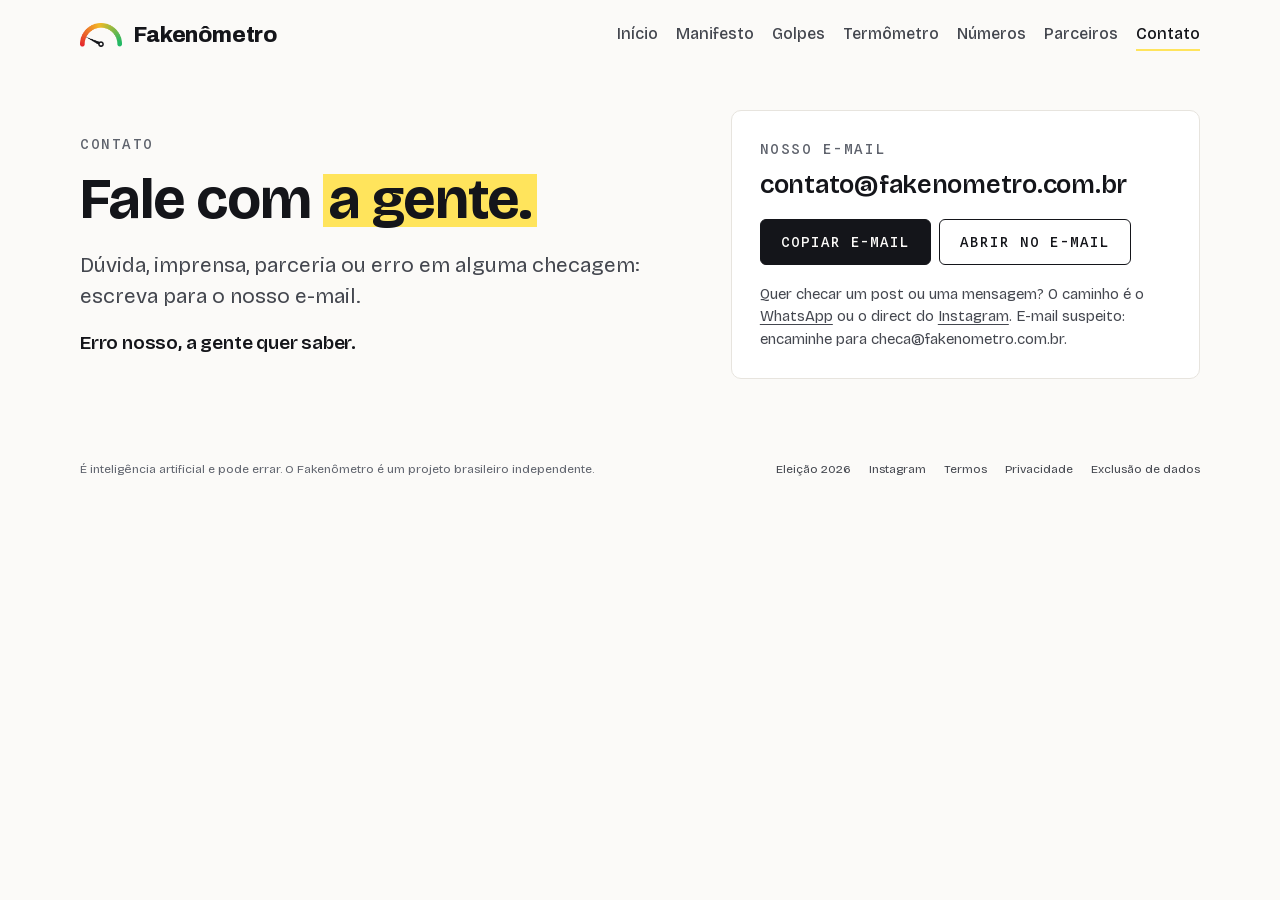
<file: contato/index.html>
<!doctype html>
<html lang="pt-BR"><head><meta charset="utf-8">
<meta name="viewport" content="width=device-width,initial-scale=1">
<meta name="color-scheme" content="light only">
<title>Contato · Fakenômetro</title>
<meta name="facebook-domain-verification" content="pnf70wn1ixz6p786dz6t7g1vquiz16">
<meta name="description" content="Fale com o Fakenômetro.">
<meta property="og:title" content="Contato · Fakenômetro"><meta property="og:description" content="Fale com o Fakenômetro.">
<meta property="og:image" content="https://fakenometro.com.br/marca/capa.png">
<link rel="icon" href="/marca/icone-192.png"><link rel="apple-touch-icon" href="/marca/icone-192.png">
<script>document.documentElement.classList.add("js")</script>
<link rel="stylesheet" href="/marca/fontes/fontes.css">
<link rel="stylesheet" href="/estilo.css">
<script src="/site.js" defer></script>
</head><body>
<header class="topo"><a class="marca" href="/"><img src="/marca/termometro.png" alt="" width="42" height="24">Fakenômetro</a>
<nav class="menu" aria-label="Seções">
<a href="/">Início</a><a href="/manifesto">Manifesto</a><a href="/golpes/">Golpes</a><a href="/termometro/">Termômetro</a><a href="/numeros/">Números</a><a href="/parceiros/">Parceiros</a><a href="/contato/" class="ativo">Contato</a>
</nav></header>
<main>
<section class="capa"><div>
<p class="etiqueta">Contato</p>
<h1>Fale com <span class="mt">a gente.</span></h1>
<p class="sub">Dúvida, imprensa, parceria ou erro em alguma checagem: escreva para o nosso e-mail.</p>
<p class="nota-t">Erro nosso, a gente quer saber.</p>
</div><div class="cx">
<p class="etiqueta">Nosso e-mail</p>
<p class="email-c">contato@fakenometro.com.br</p>
<button class="botao" id="copiar" type="button">Copiar e-mail</button><a class="botao sec" href="mailto:contato@fakenometro.com.br">Abrir no e-mail</a>
<p class="mini" style="margin-top:14px">Quer checar um post ou uma mensagem? O caminho é o <a href="https://wa.me/5511925338619">WhatsApp</a> ou o direct do <a href="https://www.instagram.com/fakenometro/">Instagram</a>. E-mail suspeito: encaminhe para checa@fakenometro.com.br.</p>
</div></section>
</main>
<script>
document.getElementById("copiar").onclick=async function(){const t="contato@fakenometro.com.br";try{await navigator.clipboard.writeText(t)}catch(e){const a=document.createElement("textarea");a.value=t;document.body.append(a);a.select();document.execCommand("copy");a.remove()}this.textContent="Copiado"};
</script>
<footer id="contato"><div class="miolo"><p>É inteligência artificial e pode errar. O Fakenômetro é um projeto brasileiro independente.</p>
<p><a href="/debate/">Eleição 2026</a><a href="https://www.instagram.com/fakenometro/">Instagram</a><a href="/termos">Termos</a><a href="/privacidade">Privacidade</a><a href="/exclusao-de-dados">Exclusão de dados</a></p></div></footer></body></html>
</file>
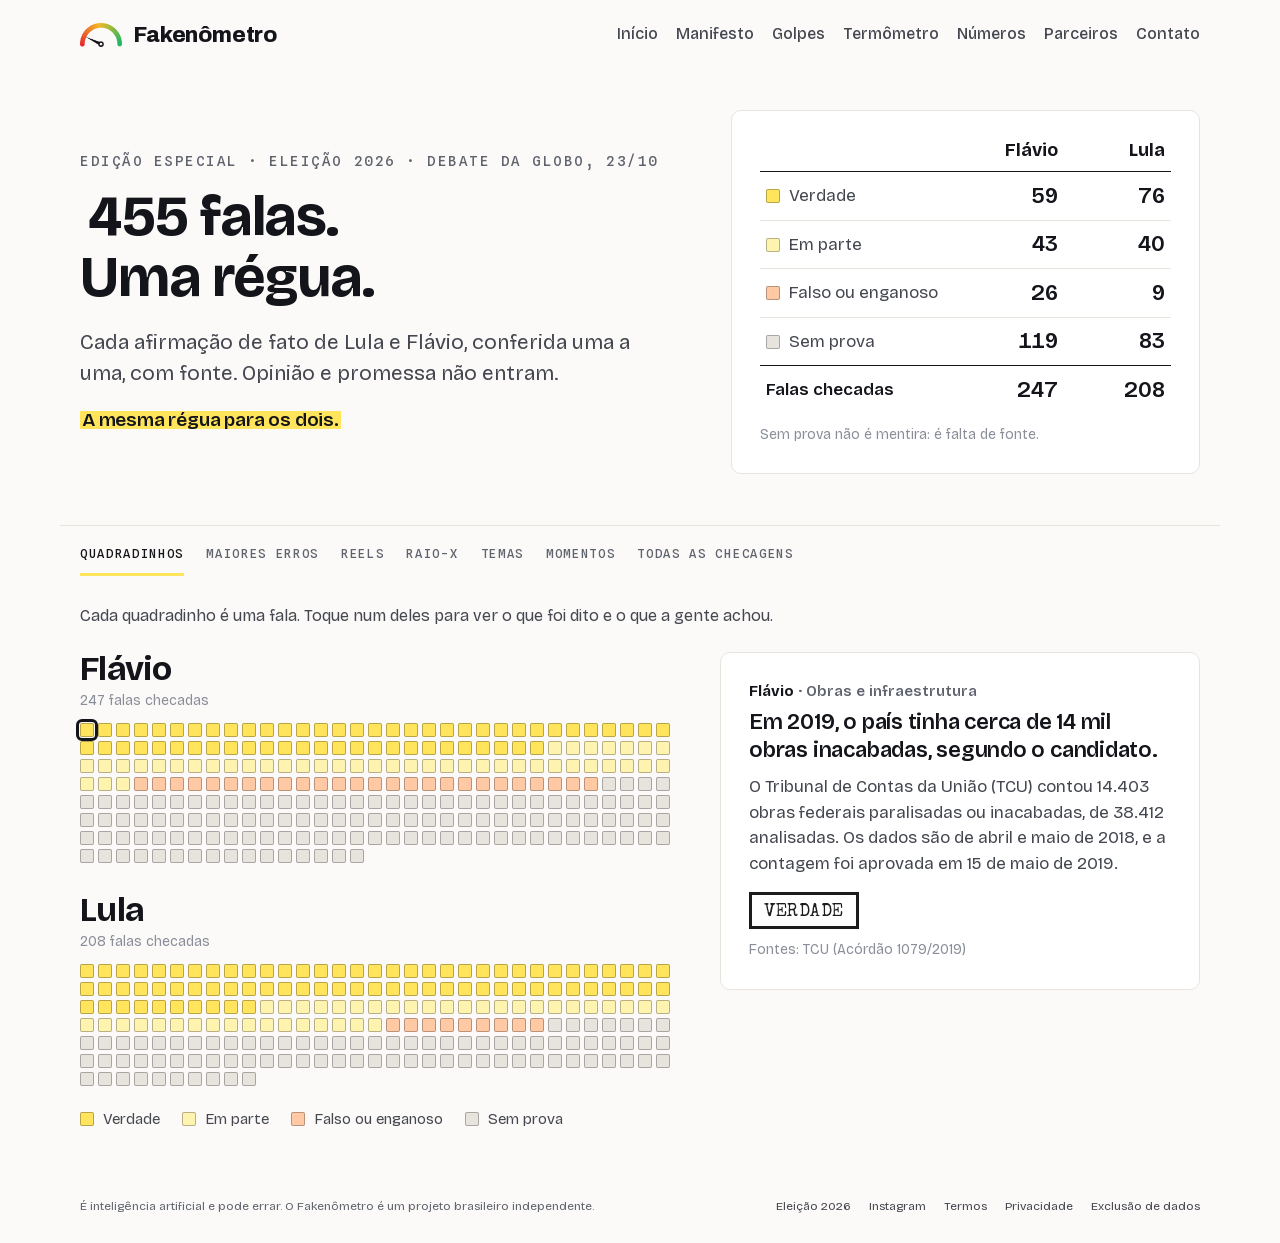
<file: debate/index.html>
<!doctype html>
<html lang="pt-BR"><head><meta charset="utf-8">
<meta name="viewport" content="width=device-width,initial-scale=1">
<meta name="color-scheme" content="light only">
<title>Eleição 2026: debate da Globo · Fakenômetro</title>
<meta name="facebook-domain-verification" content="pnf70wn1ixz6p786dz6t7g1vquiz16">
<meta name="description" content="Todas as afirmações de fato de Lula e Flávio Bolsonaro no debate da TV Globo, checadas uma por uma, com as fontes.">
<meta property="og:title" content="Eleição 2026: debate da Globo · Fakenômetro"><meta property="og:description" content="Todas as afirmações de fato de Lula e Flávio Bolsonaro no debate da TV Globo, checadas uma por uma, com as fontes.">
<meta property="og:image" content="https://fakenometro.com.br/marca/capa.png">
<link rel="icon" href="/marca/icone-192.png"><link rel="apple-touch-icon" href="/marca/icone-192.png">
<script>document.documentElement.classList.add("js")</script>
<link rel="stylesheet" href="/marca/fontes/fontes.css">
<link rel="stylesheet" href="/estilo.css">
<link rel="stylesheet" href="/debate/debate.css">
<script src="/site.js" defer></script>
</head><body>
<header class="topo"><a class="marca" href="/"><img src="/marca/termometro.png" alt="" width="42" height="24">Fakenômetro</a>
<nav class="menu" aria-label="Seções">
<a href="/">Início</a><a href="/manifesto">Manifesto</a><a href="/golpes/">Golpes</a><a href="/termometro/">Termômetro</a><a href="/numeros/">Números</a><a href="/parceiros/">Parceiros</a><a href="/contato/">Contato</a>
</nav></header>
<main>
<section class="capa"><div>
<p class="etiqueta">Edição especial · Eleição 2026 · Debate da Globo, 23/10</p>
<h1><span data-conta="455">455</span> falas.<br>Uma régua.</h1>
<p class="sub">Cada afirmação de fato de Lula e Flávio, conferida uma a uma, com fonte. Opinião e promessa não entram.</p>
<p class="nota-t"><span class="mt">A mesma régua para os dois.</span></p>
</div><div class="cx" id="placar-capa"></div></section>

<section data-aba="Quadradinhos">
<p class="criterio">Cada quadradinho é uma fala. Toque num deles para ver o que foi dito e o que a gente achou.</p>
<div class="quad"><div>
<div class="placar" id="waffles"></div>
<div class="legenda" id="legenda"></div>
</div>
<div class="cx detalhe" id="detalhe" aria-live="polite"></div></div>
</section>

<section data-aba="Maiores erros">
<p class="criterio" id="criterio"></p>
<div class="erros" id="lista-erros"></div>
</section>

<section data-aba="Reels">
<div class="carrossel"><a class="reel" href="https://www.instagram.com/reel/De4fR5sN_gu/"><img src="/marca/reels/25_debate_maiores.jpg" alt="Capa do Reels" loading="lazy" width="1080" height="1920"></a><a class="reel" href="https://www.instagram.com/reel/De4e43nPzI9/"><img src="/marca/reels/26_debate_bets.jpg" alt="Capa do Reels" loading="lazy" width="1080" height="1920"></a><a class="reel" href="https://www.instagram.com/reel/De5oO66syvd/"><img src="/marca/reels/20_debate_erros1.jpg" alt="Capa do Reels" loading="lazy" width="1080" height="1920"></a><a class="reel" href="https://www.instagram.com/reel/De5okBHsenn/"><img src="/marca/reels/19_debate_erros2.jpg" alt="Capa do Reels" loading="lazy" width="1080" height="1920"></a><a class="reel" href="https://www.instagram.com/reel/De5oz5cMKnF/"><img src="/marca/reels/18_debate_erros3.jpg" alt="Capa do Reels" loading="lazy" width="1080" height="1920"></a><a class="reel" href="https://www.instagram.com/reel/De5ndp9sTS5/"><img src="/marca/reels/22_debate_meia1.jpg" alt="Capa do Reels" loading="lazy" width="1080" height="1920"></a><a class="reel" href="https://www.instagram.com/reel/De5nztjs0mc/"><img src="/marca/reels/21_debate_meia2.jpg" alt="Capa do Reels" loading="lazy" width="1080" height="1920"></a><a class="reel" href="https://www.instagram.com/reel/De7u0AfJtJp/"><img src="/marca/reels/16_stf_tse.jpg" alt="Capa do Reels" loading="lazy" width="1080" height="1920"></a><a class="reel" href="https://www.instagram.com/reel/De796_oJyzn/"><img src="/marca/reels/15_resultado.jpg" alt="Capa do Reels" loading="lazy" width="1080" height="1920"></a></div>
</section>

<section data-aba="Raio-X">
<div id="raio"></div>
</section>

<section data-aba="Temas">
<div id="barras-temas" style="margin:0 0 20px"></div>
<div id="lista-versus"></div>
</section>

<section data-aba="Momentos">
<div class="momentos" id="lista-momentos"></div>
</section>

<section data-aba="Todas as checagens">
<div class="chips" id="c-quem" aria-label="Candidato"></div>
<div class="chips" id="c-grupo" aria-label="Veredito"></div>
<div class="filtros">
  <select id="f-tema" aria-label="Tema"><option value="">Todos os temas</option></select>
  <input id="f-busca" type="search" placeholder="Buscar (ex.: juros, SUS, obras)">
</div>
<p class="contagem" id="contagem"></p>
<div id="lista"></div>
<button id="mais" class="botao sec" hidden>Mostrar mais</button>
<details style="margin-top:32px"><summary>Como checamos</summary><div id="metodo"></div></details>
</section>
</main>
<script>
const $=id=>document.getElementById(id),esc=s=>String(s??"").replace(/[&<>"]/g,c=>({"&":"&amp;","<":"&lt;",">":"&gt;",'"':"&quot;"}[c])),num=x=>String(x).replace(".",",");
const ORDEM=["Flávio","Lula"],GR=[["verdade","Verdade"],["em_parte","Em parte"],["falso","Falso ou enganoso"],["sem_prova","Sem prova"]];
const SELO_ERRO={"FALSO":["FAKE","falso"],"EM PARTE":["EM PARTE","em_parte"],"ENGANOSO":["ENGANOSO","em_parte"]};
let dados={itens:[]},mostrar=30,fq="",fg="";
const conta=(q,g)=>dados.itens.filter(i=>(!q||i.quem===q)&&(!g||i.grupo===g)).length;
const cab=()=>`<thead><tr><th></th>${ORDEM.map(q=>`<th>${q}</th>`).join("")}</tr></thead>`;
function cartao(it){const f=(it.fontes||[]).join(", ");return `<div class="q"><b>${esc(it.quem)}</b><span>${esc(it.tema)}</span></div><div class="c"><div class="frase">${esc(it.resumo)}</div>${it.porque?`<p class="pq">${esc(it.porque)}</p>`:""}<span class="selo v-${it.grupo}">${esc(it.story)}</span>${f||it.cruza?`<p class="fontes-d">${f?`Fontes: ${esc(f)}`:""}${f&&it.cruza?" · ":""}${it.cruza?`Agências: ${esc(it.cruza)}`:""}</p>`:""}</div>`}
function placar(){$("placar-capa").innerHTML=`<table class="pl">${cab()}<tbody>${GR.map(([g,n])=>`<tr><td><i class="sw v-${g}"></i>${n}</td>${ORDEM.map(q=>`<td>${conta(q,g)}</td>`).join("")}</tr>`).join("")}<tr class="tot"><td>Falas checadas</td>${ORDEM.map(q=>`<td>${conta(q,"")}</td>`).join("")}</tr></tbody></table><p class="fontes-d">Sem prova não é mentira: é falta de fonte.</p>`}
function escolhe(n){document.querySelectorAll(".waffle .on").forEach(x=>x.classList.remove("on"));const b=document.querySelector(`.waffle [data-n="${n}"]`),it=dados.itens.find(i=>i.n==n);if(b)b.classList.add("on");if(it)$("detalhe").innerHTML=cartao(it)}
function waffles(){$("waffles").innerHTML=ORDEM.map(q=>{const l=dados.itens.filter(i=>i.quem===q).sort((a,b)=>GR.findIndex(g=>g[0]===a.grupo)-GR.findIndex(g=>g[0]===b.grupo));
return `<div><div class="num-q">${q}</div><div class="fontes-d" style="margin-top:4px">${l.length} falas checadas</div><div class="waffle">${l.map(i=>`<button class="v-${i.grupo}" data-n="${i.n}" aria-label="${esc(i.resumo)}"></button>`).join("")}</div></div>`}).join("");
$("legenda").innerHTML=GR.map(([g,n])=>`<span><i class="sw v-${g}"></i>${n}</span>`).join("");
$("waffles").addEventListener("click",e=>{const b=e.target.closest("button");if(b)escolhe(b.dataset.n)});
const p=document.querySelector(".waffle button");if(p)escolhe(p.dataset.n)}
// marcas: {"confere":[trechos], "nao_confere":[trechos]}, cada trecho copiado igual da frase
function marca(e){let h=esc(e.frase);const m=e.marcas||{};[["confere","mt"],["nao_confere","nc"]].forEach(([k,c])=>(m[k]||[]).forEach(t=>{const x=esc(t);if(h.includes(x))h=h.replace(x,`<span class="${c}">${x}</span>`)}));return h}
function erros(){$("criterio").textContent=dados.erros.criterio;const E=dados.erros.erros,por=ORDEM.map(q=>E.filter(e=>e.quem===q)),n=Math.max(...por.map(l=>l.length));let h=ORDEM.map(q=>`<h3 class="cab">${q}</h3>`).join("");
for(let i=0;i<n;i++)por.forEach(l=>{const e=l[i];if(!e){h+='<div class="vazio"></div>';return}const s=SELO_ERRO[e.rotulo]||[e.rotulo,"em_parte"];
h+=`<div class="erro"><div class="q">${esc(e.quem)} disse</div><div class="frase">“${marca(e)}”</div><p class="pq">${esc(e.explica)}</p><div class="pe"><span class="selo v-${s[1]}">${esc(s[0])}</span><p class="fontes-d">Fonte: ${esc(e.fonte)}</p></div></div>`});
$("lista-erros").innerHTML=h}
function raio(){const P=dados.por_candidato,ev=dados.eventos,L=[["Minutos de fala",q=>num(P[q].minutos.toFixed(0))],["Vezes em que falou",q=>P[q].intervencoes],["Palavras",q=>P[q].palavras.toLocaleString("pt-BR")],["Afirmações de fato por minuto",q=>num(P[q].fatos_por_minuto)],["Delas, sobre o adversário",q=>Math.round(100*P[q].sobre_adversario/(P[q].sobre_adversario+P[q].sobre_si))+"%"]];
$("raio").innerHTML=`<table class="raio">${cab()}<tbody>${L.map(([n,f])=>`<tr><td>${n}</td>${ORDEM.map(q=>`<td>${f(q)}</td>`).join("")}</tr>`).join("")}</tbody></table><p class="pq" style="margin-top:22px">O mediador disse “tempo esgotado” ${ev.tempo_esgotado} vezes e falou por ${num(ev.minutos_mediador)} minutos.</p>`}
function temas(){const t=dados.temas.filter(([n])=>n!=="Outros").slice(0,8),m=Math.max(...t.flatMap(([,q])=>ORDEM.map(n=>q[n])));
$("barras-temas").innerHTML=`<div class="barra-t"><span></span><b>Flávio</b><b>Lula</b></div>`+t.map(([n,q])=>`<div class="barra-t"><span>${esc(n)}</span>${ORDEM.map(o=>`<div class="b"><span style="width:${80*q[o]/m}%"></span>${q[o]}</div>`).join("")}</div>`).join("");
$("lista-versus").innerHTML=dados.versus.map(v=>`<div class="versus"><h3>${esc(v.tema)}</h3><div class="lados">${ORDEM.map(q=>`<div><div class="q">${q}</div>${esc(v[q]||"Não falou deste tema.")}</div>`).join("")}</div></div>`).join("");
$("lista-momentos").innerHTML=dados.momentos.map(m=>`<div class="momento"><div class="q">${esc(m.quem)}</div><div><p class="fala">“${esc(m.frase)}”</p>${m.contexto?`<p class="ctx">${esc(m.contexto)}</p>`:""}</div></div>`).join("");
$("metodo").innerHTML=dados.metodo.map(l=>`<p>${esc(l)}</p>`).join("")}
function chips(){const bt=(v,n,on,c)=>`<button type="button" data-v="${v}" class="${on?"on":""}" aria-pressed="${on}">${n}${c===undefined?"":` <small>${c}</small>`}</button>`;
$("c-quem").innerHTML=[["","Os dois"],...ORDEM.map(q=>[q,q])].map(([v,n])=>bt(v,n,v===fq)).join("");
$("c-grupo").innerHTML=[["","Todos"],...GR].map(([v,n])=>bt(v,n,v===fg,conta(fq,v))).join("")}
function lista(){const t=$("f-tema").value,b=$("f-busca").value.trim().toLowerCase();
const l=dados.itens.filter(i=>(!fq||i.quem===fq)&&(!fg||i.grupo===fg)&&(!t||i.tema===t)&&(!b||(i.resumo+" "+i.porque+" "+(i.fontes||[]).join(" ")).toLowerCase().includes(b)));
$("contagem").textContent=`${l.length} de ${dados.itens.length} falas`;$("lista").innerHTML=l.slice(0,mostrar).map(i=>`<div class="item">${cartao(i)}</div>`).join("");$("mais").hidden=l.length<=mostrar}
fetch("dados.json",{cache:"no-store"}).then(r=>r.json()).then(d=>{dados=d;placar();waffles();erros();raio();temas();chips();
[...new Set(d.itens.map(i=>i.tema))].sort().forEach(t=>$("f-tema").insertAdjacentHTML("beforeend",`<option>${esc(t)}</option>`));
$("c-quem").addEventListener("click",e=>{const b=e.target.closest("button");if(!b)return;fq=b.dataset.v;mostrar=30;chips();lista()});
$("c-grupo").addEventListener("click",e=>{const b=e.target.closest("button");if(!b)return;fg=b.dataset.v;mostrar=30;chips();lista()});
["f-tema","f-busca"].forEach(id=>$(id).addEventListener("input",()=>{mostrar=30;lista()}));$("mais").addEventListener("click",()=>{mostrar+=30;lista()});lista();if(window.observar)observar()});
</script>
<footer id="contato"><div class="miolo"><p>É inteligência artificial e pode errar. O Fakenômetro é um projeto brasileiro independente.</p>
<p><a href="/debate/">Eleição 2026</a><a href="https://www.instagram.com/fakenometro/">Instagram</a><a href="/termos">Termos</a><a href="/privacidade">Privacidade</a><a href="/exclusao-de-dados">Exclusão de dados</a></p></div></footer></body></html>
</file>
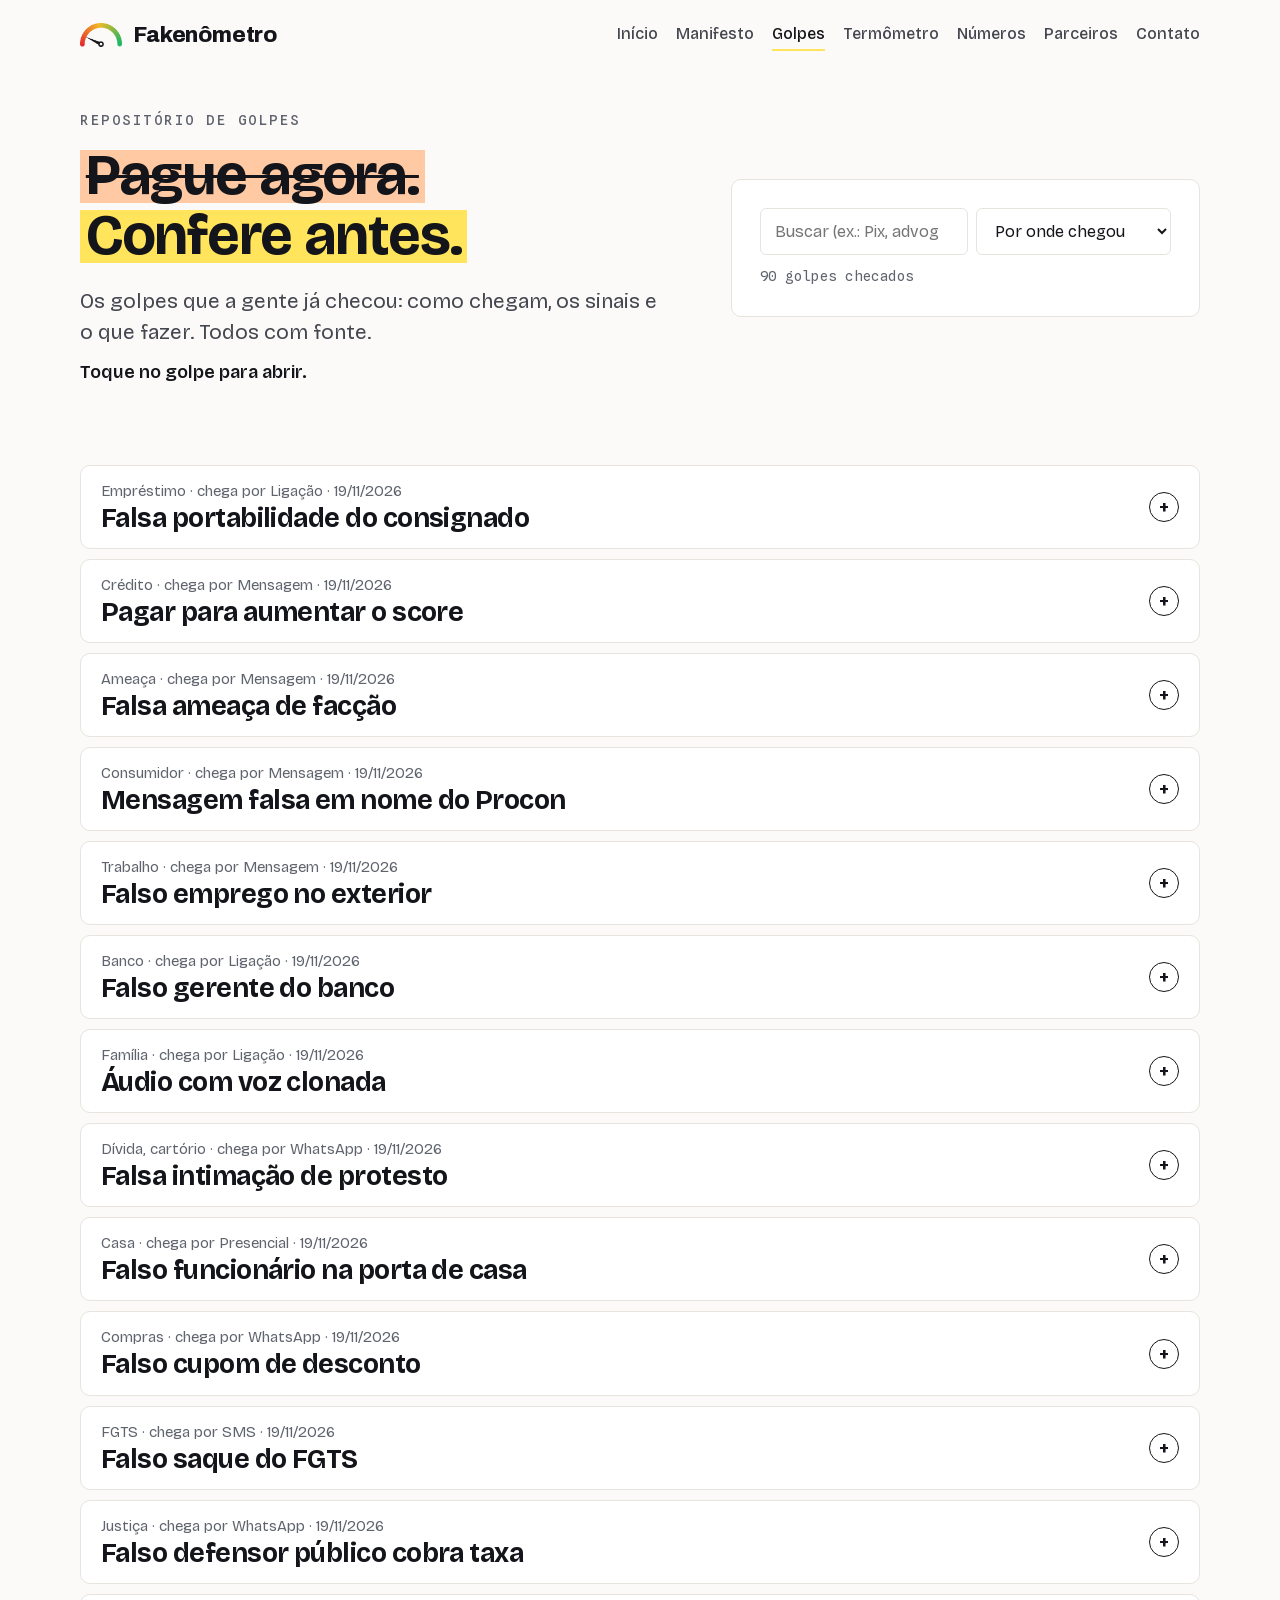
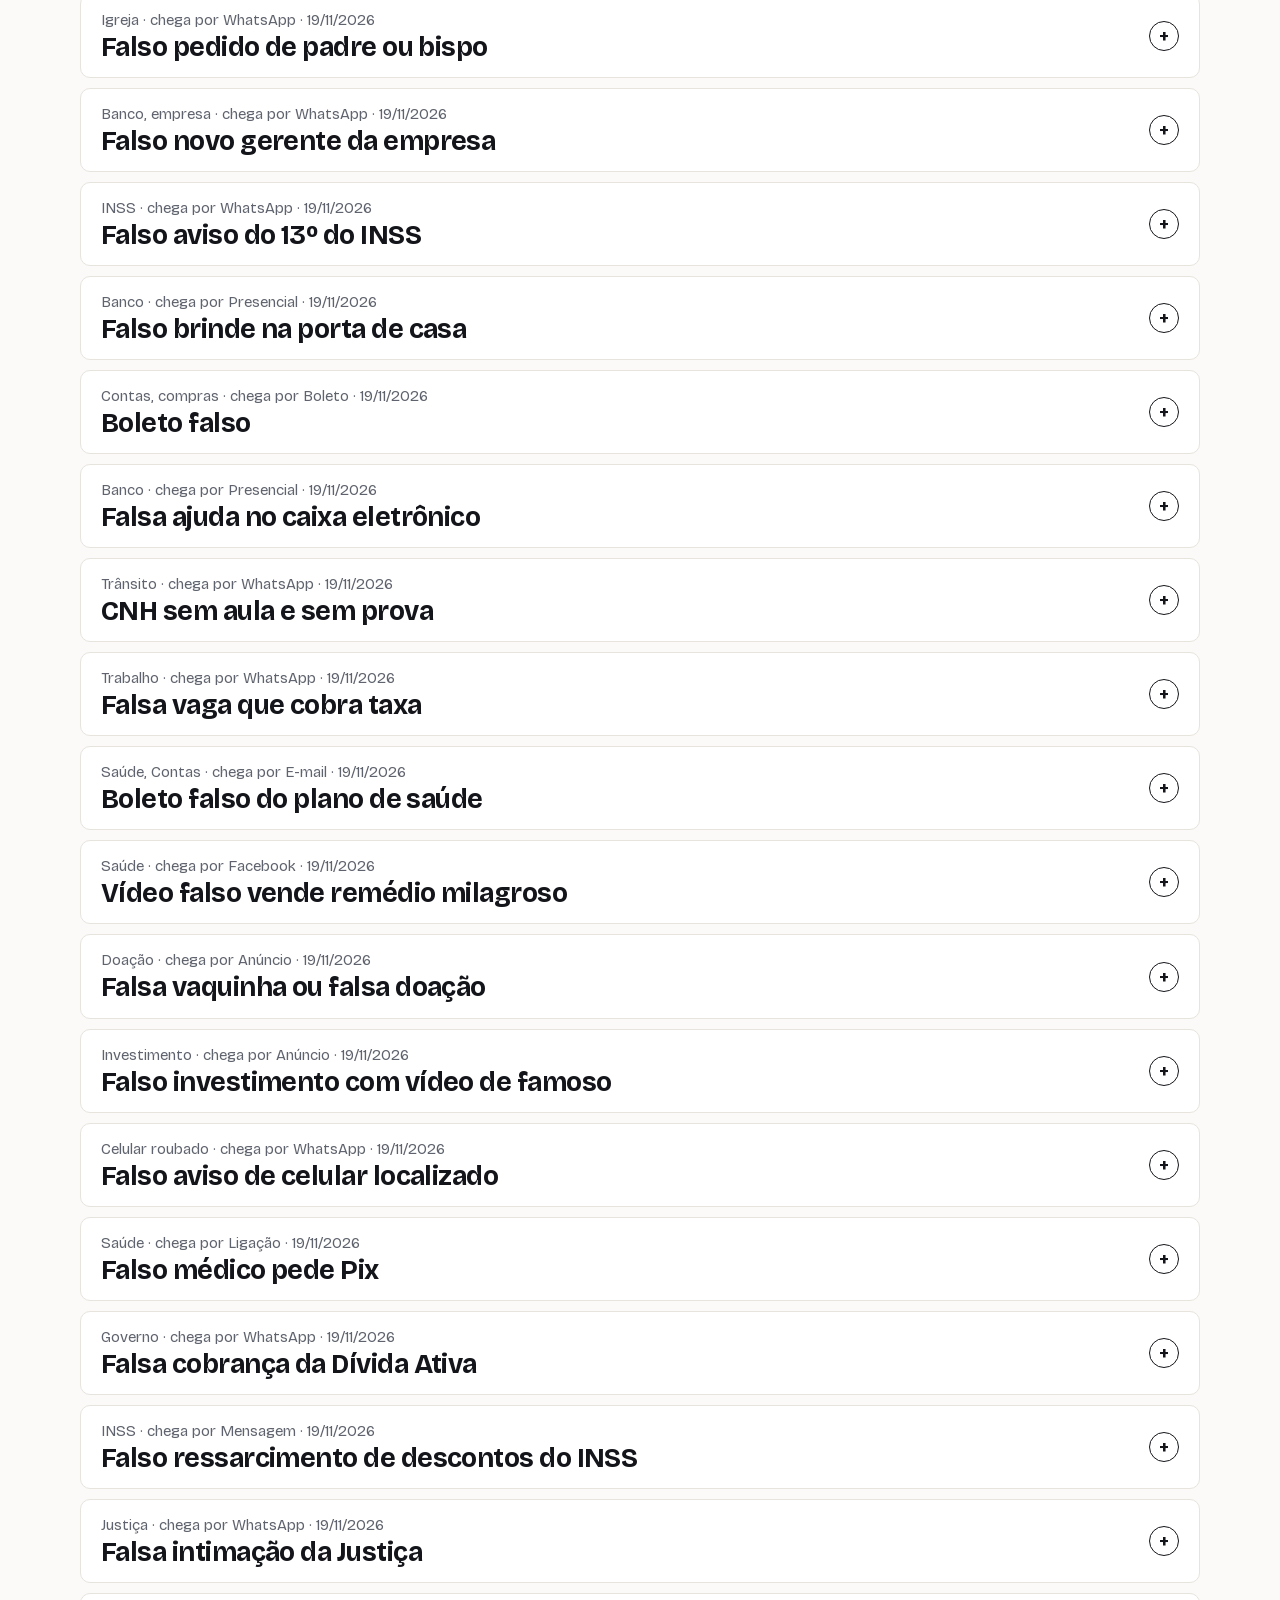
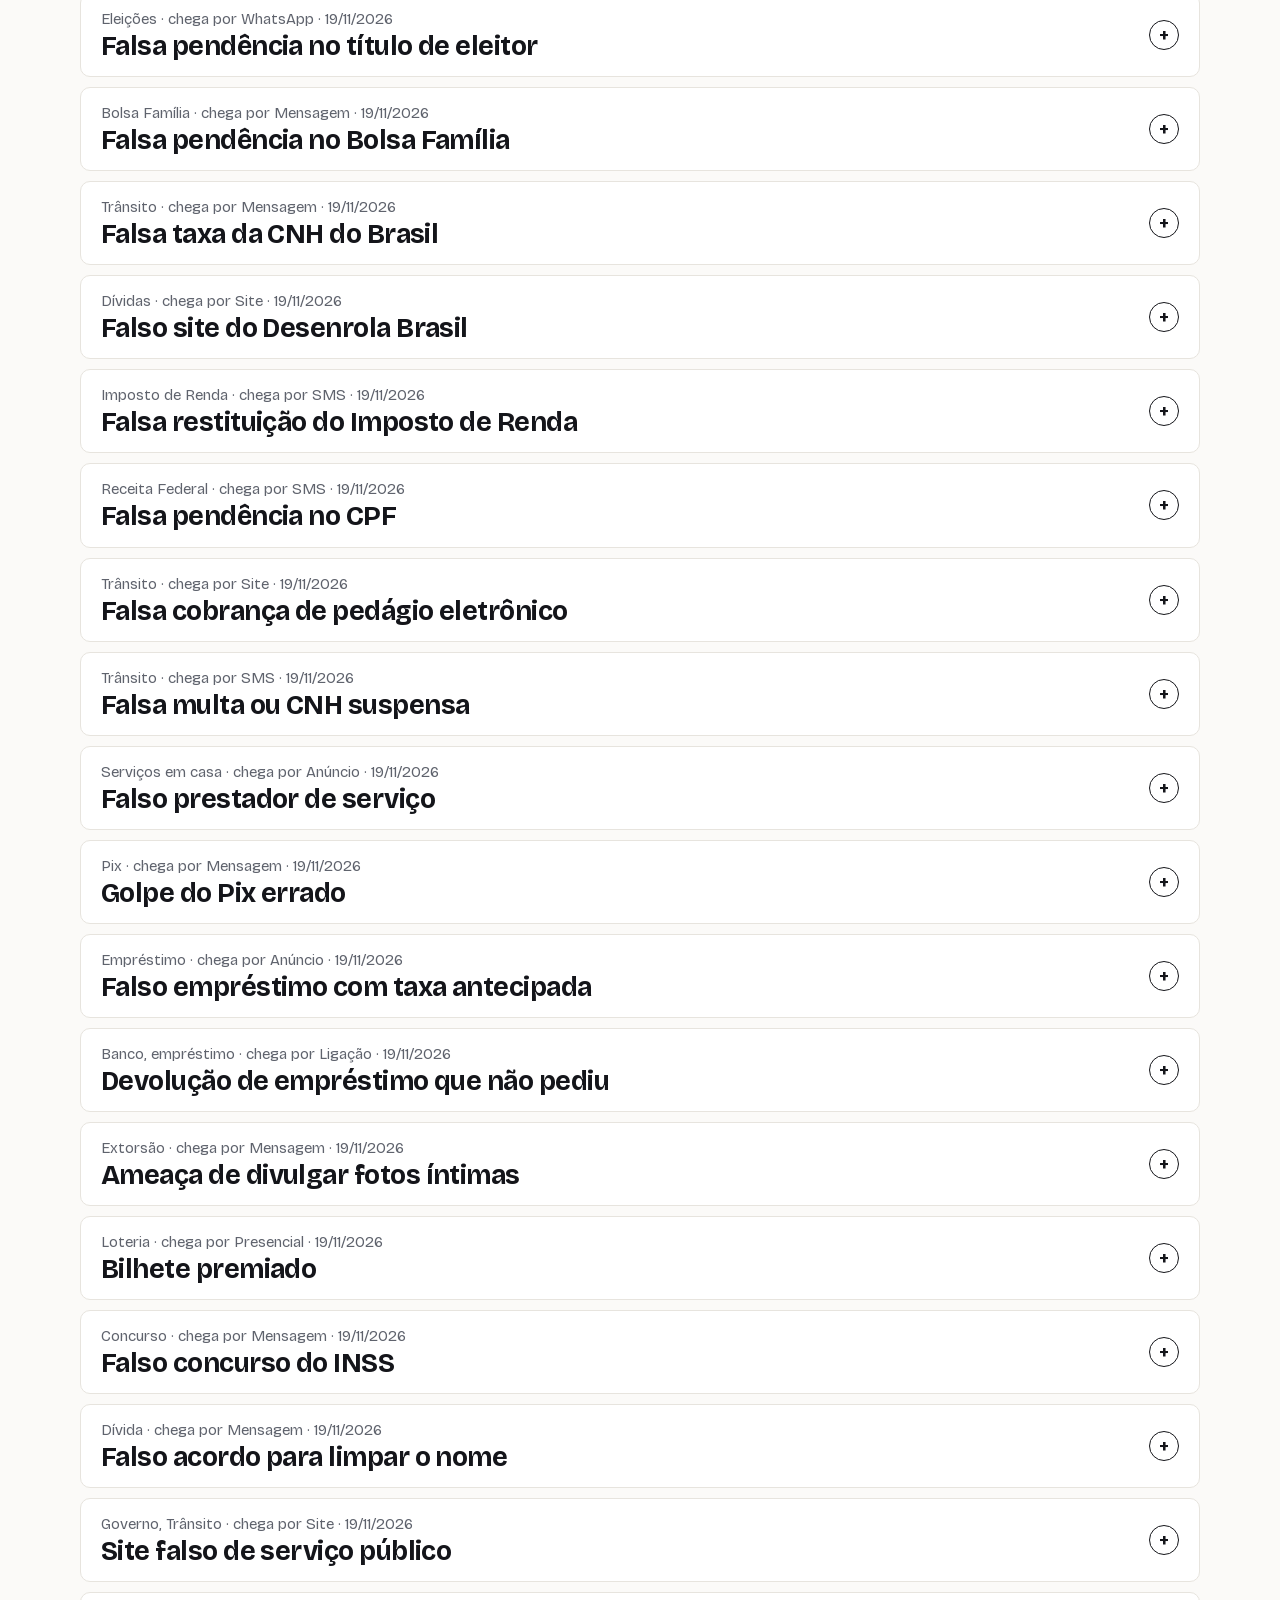
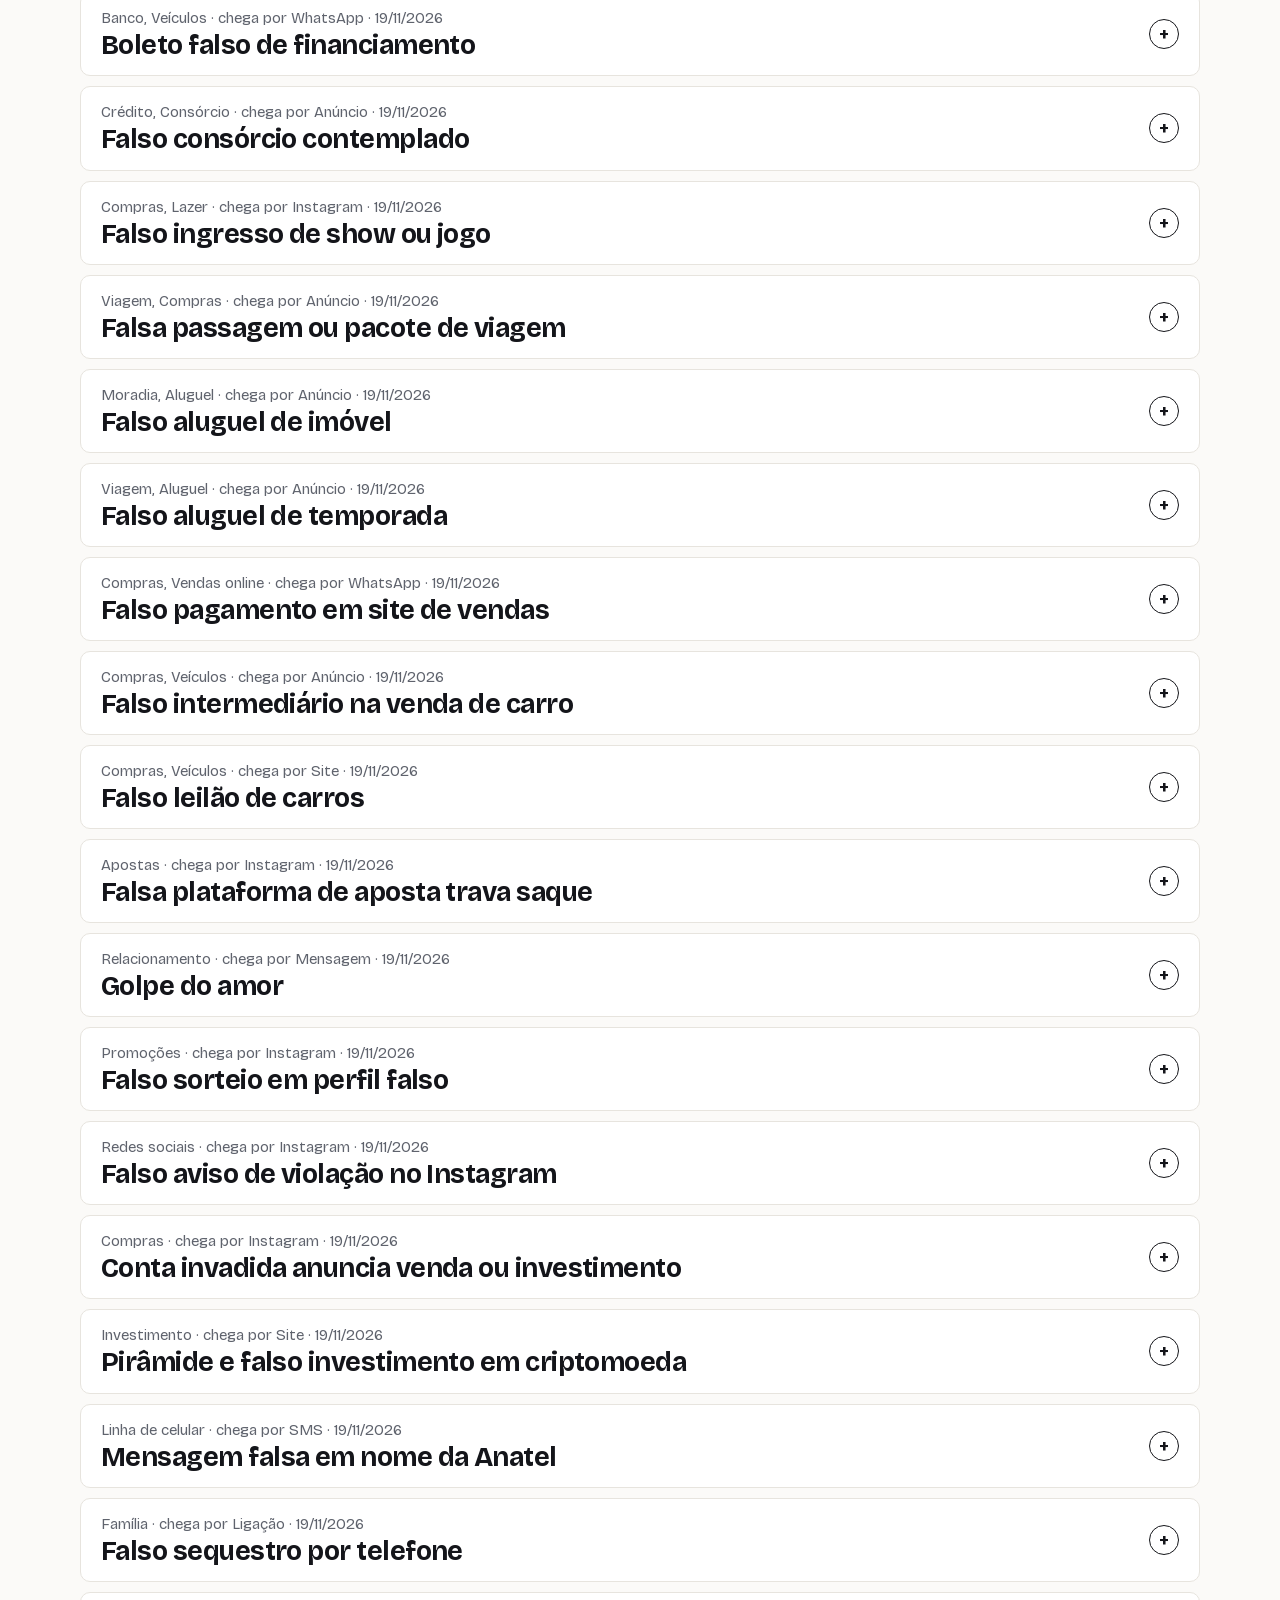
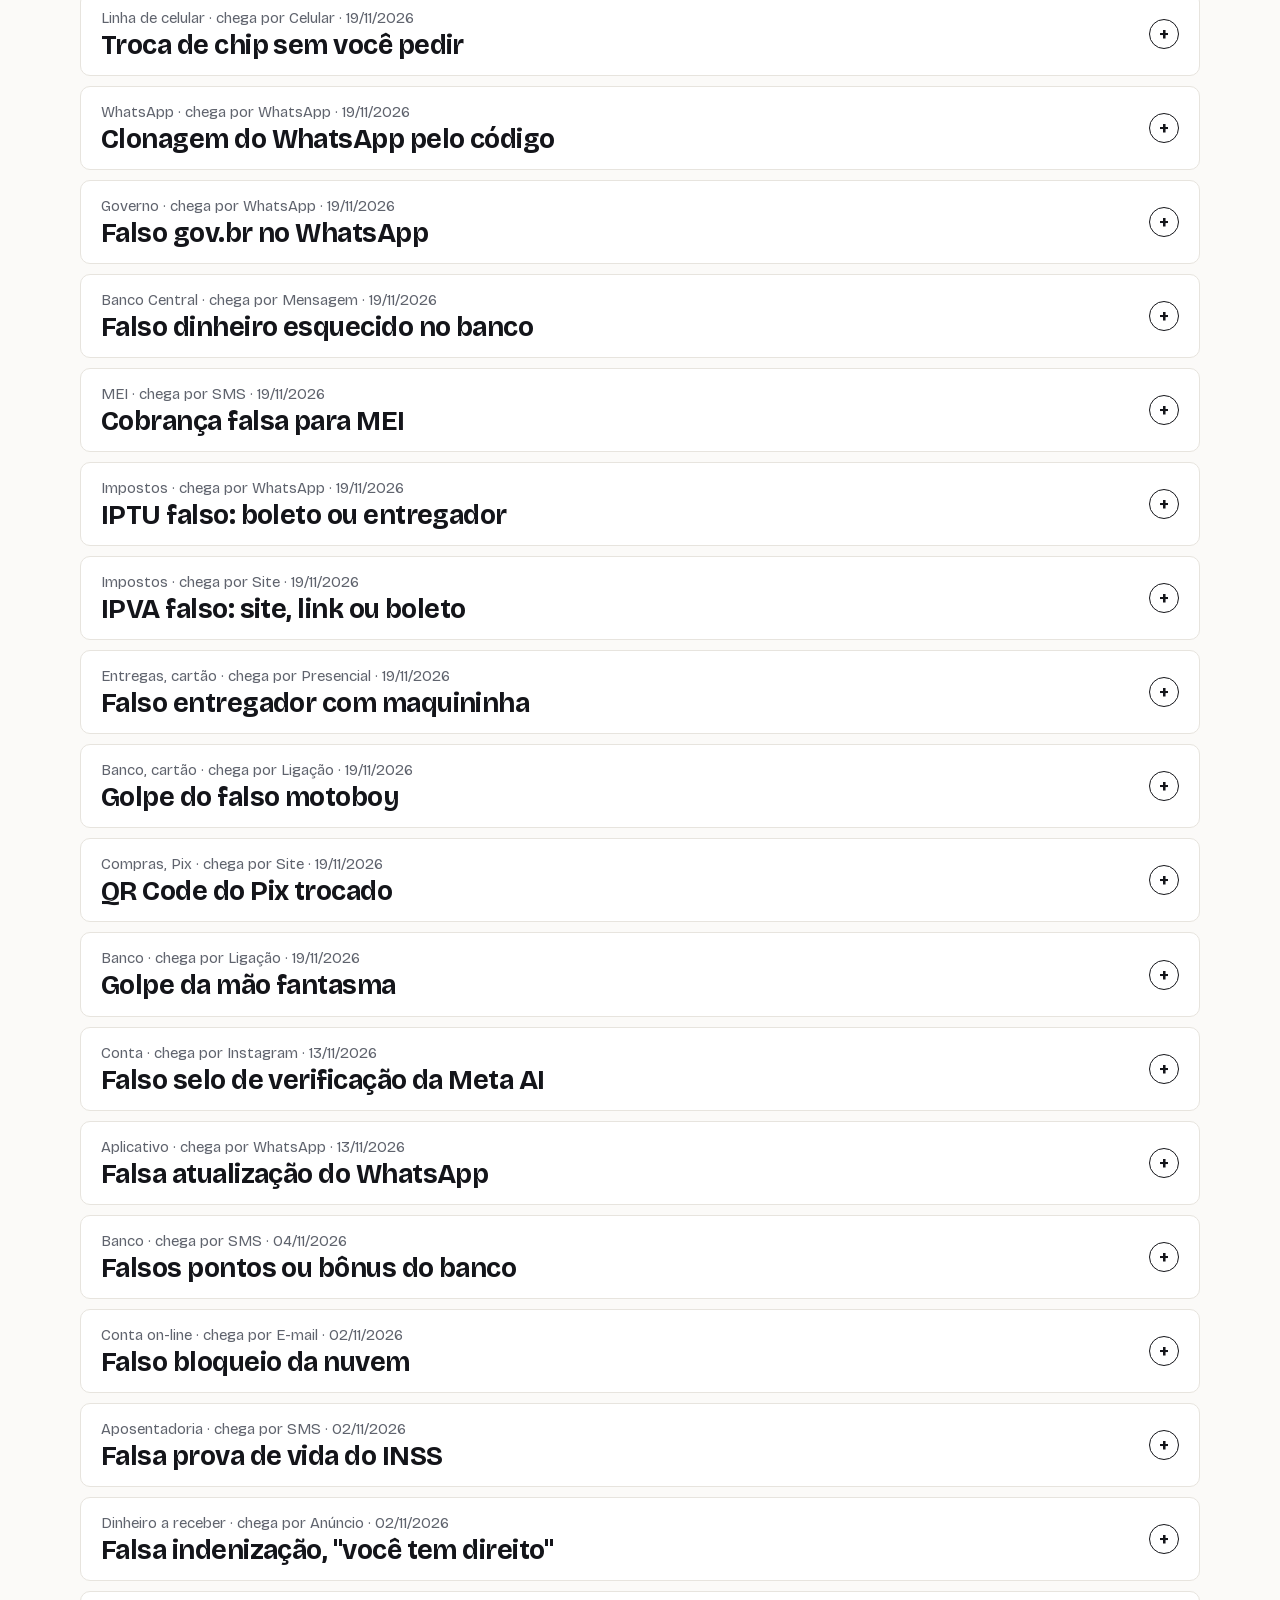
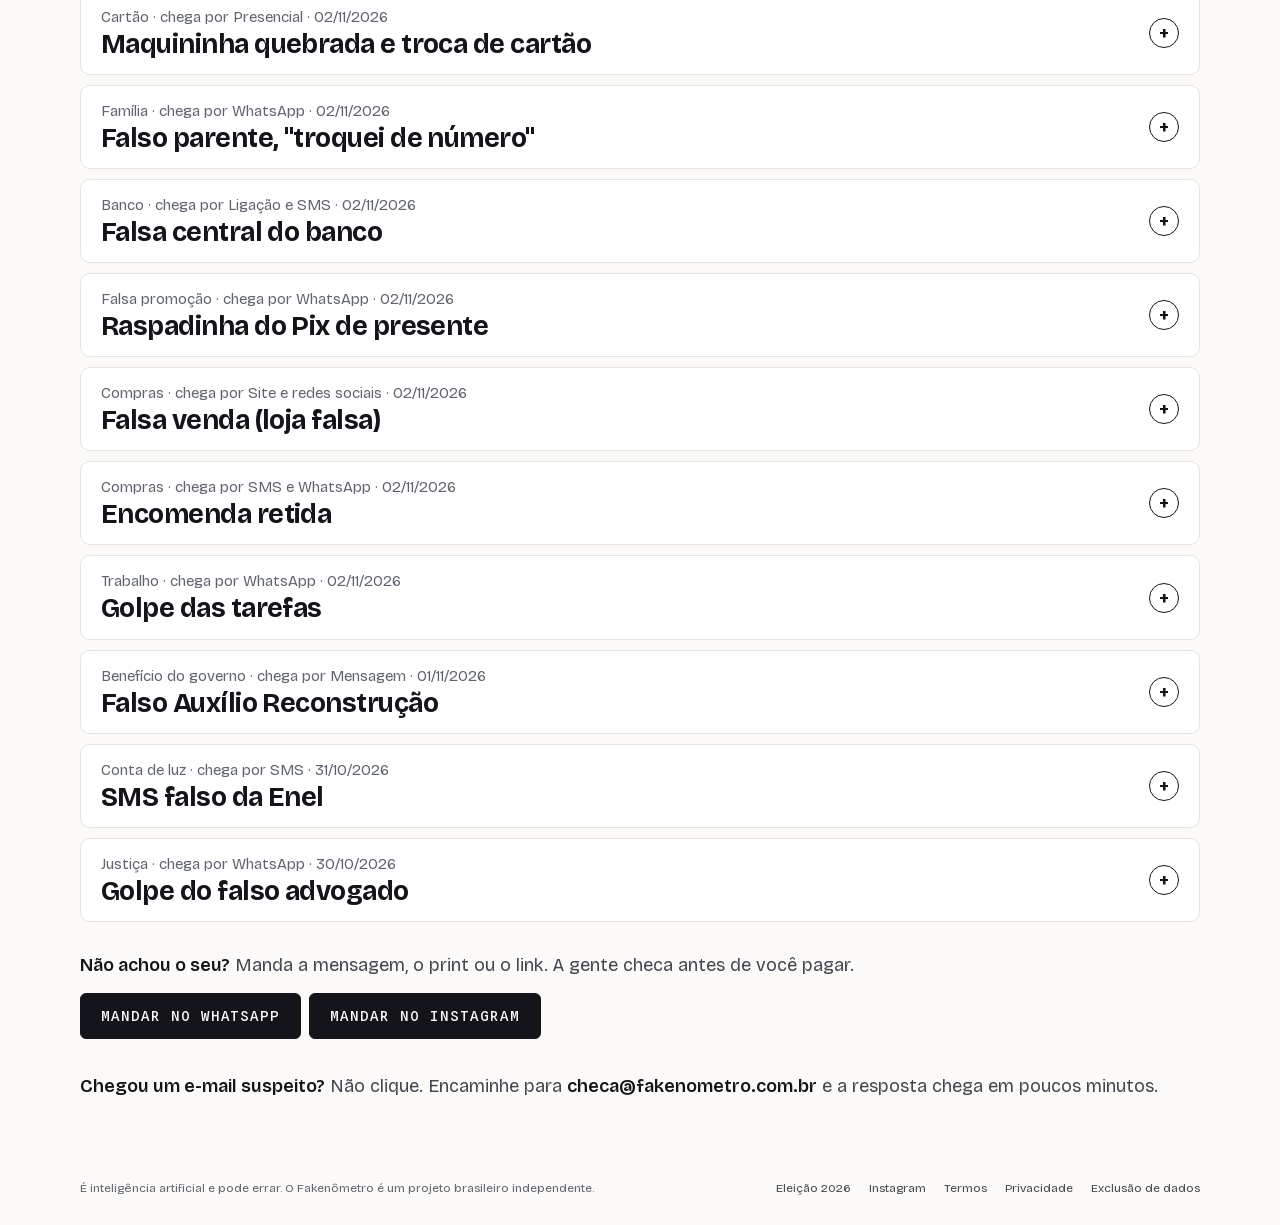
<file: golpes/index.html>
<!doctype html>
<html lang="pt-BR"><head><meta charset="utf-8">
<meta name="viewport" content="width=device-width,initial-scale=1">
<meta name="color-scheme" content="light only">
<title>Golpes checados · Fakenômetro</title>
<meta name="facebook-domain-verification" content="pnf70wn1ixz6p786dz6t7g1vquiz16">
<meta name="description" content="Os golpes que o Fakenômetro já checou: como chegam, os sinais e o que fazer.">
<meta property="og:title" content="Golpes checados · Fakenômetro"><meta property="og:description" content="Os golpes que o Fakenômetro já checou: como chegam, os sinais e o que fazer.">
<meta property="og:image" content="https://fakenometro.com.br/marca/capa.png">
<link rel="icon" href="/marca/icone-192.png"><link rel="apple-touch-icon" href="/marca/icone-192.png">
<script>document.documentElement.classList.add("js")</script>
<link rel="stylesheet" href="/marca/fontes/fontes.css">
<link rel="stylesheet" href="/estilo.css">
<script src="/site.js" defer></script>
</head><body>
<header class="topo"><a class="marca" href="/"><img src="/marca/termometro.png" alt="" width="42" height="24">Fakenômetro</a>
<nav class="menu" aria-label="Seções">
<a href="/">Início</a><a href="/manifesto">Manifesto</a><a href="/golpes/" class="ativo">Golpes</a><a href="/termometro/">Termômetro</a><a href="/numeros/">Números</a><a href="/parceiros/">Parceiros</a><a href="/contato/">Contato</a>
</nav></header>
<main>
<section class="capa"><div>
<p class="etiqueta">Repositório de golpes</p>
<h1><span class="nc">Pague agora.</span><br><span class="mt">Confere antes.</span></h1>
<p class="sub">Os golpes que a gente já checou: como chegam, os sinais e o que fazer. Todos com fonte.</p>
<p class="dica">Toque no golpe para abrir.</p>
</div><div class="cx">
<div class="filtros"><input id="busca" type="search" placeholder="Buscar (ex.: Pix, advogado, conta de luz)" aria-label="Buscar golpe">
<select id="canal" aria-label="Por onde chegou"><option value="">Por onde chegou</option><option>Anúncio</option><option>Boleto</option><option>Celular</option><option>E-mail</option><option>Facebook</option><option>Instagram</option><option>Ligação</option><option>Ligação e SMS</option><option>Mensagem</option><option>Presencial</option><option>SMS</option><option>SMS e WhatsApp</option><option>Site</option><option>Site e redes sociais</option><option>WhatsApp</option></select></div>
<p class="fontes" id="contagem" aria-live="polite">90 golpes checados</p>
</div></section>
<section class="corpo-p">
<!--auto--><!--/auto-->
<article class="golpe" id="falsa-portabilidade-consignado" data-canal="Ligação" data-busca="falsa portabilidade do consignado troque seu consignado de banco e pague parcela menor. ligação empréstimo alguém liga ou manda mensagem em nome de um banco conhecido e oferece trocar o consignado por outro com juros e parcela menores. na verdade abre um empréstimo novo no seu nome e pede que você repasse o dinheiro que caiu na conta."><details>
<summary><div><p>Empréstimo · chega por Ligação · 19/11/2026</p><h2>Falsa portabilidade do consignado</h2></div><span class="dir"><span class="abre" aria-hidden="true">+</span></span></summary>
<div class="corpo">
<p style="font-size:20px;font-weight:700;margin-top:0">“Troque seu consignado de banco e pague parcela menor.”</p>
<h3 style="margin-top:0">Como chega</h3><p>Alguém liga ou manda mensagem em nome de um banco conhecido e oferece trocar o consignado por outro com juros e parcela menores. Na verdade abre um empréstimo novo no seu nome e pede que você repasse o dinheiro que caiu na conta.</p>
<h3>Os sinais</h3><ul class="sinais"><li><i>1</i><b>Oferta que você não pediu</b>Ligação oferecendo juros menores sem você ter pedido nada.</li><li><i>2</i><b>Pedem para repassar o dinheiro</b>Dizem que você precisa devolver o valor que caiu na conta, como &#x27;estorno&#x27;, para concluir a troca.</li><li><i>3</i><b>Contrato por link, longe do banco</b>Pedem seus dados e a assinatura de contrato à distância, sem passar pelos canais oficiais do banco.</li><li><i>4</i><b>Taxa adiantada</b>Pedem pagamento antes, dizendo que é taxa de cartório ou de liberação.</li></ul>
<h3>O que fazer</h3><p class="fazer">Não aceite na hora oferta que chega por ligação ou mensagem.<br>Não mande foto de documento por WhatsApp ou rede social.<br><span class="mt">Confirme a proposta nos canais oficiais do banco antes de assinar.</span></p><div class="caiu"><b>Se você caiu</b>Fale com o banco para avisar e contestar o contrato feito no golpe. Registre boletim de ocorrência, com as conversas e os comprovantes. Troque as senhas do Meu INSS e dos aplicativos de banco. Reclame no consumidor.gov.br e avise o Banco Central.</div>
<p class="fontes">Fontes: <a href="https://www.serasa.com.br/premium/blog/conheca-o-golpe-da-falsa-portabilidade-de-consignado-e-proteja-se/">Serasa, golpe da falsa portabilidade de consignado, atualizado em 09/09/2026</a> · <a href="https://goias.gov.br/procon/procon-goias-alerta-sobre-golpe-da-portabilidade-do-emprestimo-consignado/">Procon Goiás, alerta sobre o golpe da portabilidade do consignado, 22/09/2021 (página ainda no ar)</a></p>
</div></details></article><article class="golpe" id="falso-aumento-score" data-canal="Mensagem" data-busca="pagar para aumentar o score tenho um contato quente dentro da serasa que aumenta seu score. mensagem crédito aparece um comentário em rede social, ou mensagem de whatsapp, de alguém que diz conhecer funcionário da serasa capaz de subir o score ou tirar pendência do cpf. chama para conversa privada e cobra por pix ou boleto."><details>
<summary><div><p>Crédito · chega por Mensagem · 19/11/2026</p><h2>Pagar para aumentar o score</h2></div><span class="dir"><span class="abre" aria-hidden="true">+</span></span></summary>
<div class="corpo">
<p style="font-size:20px;font-weight:700;margin-top:0">“Tenho um contato quente dentro da Serasa que aumenta seu score.”</p>
<h3 style="margin-top:0">Como chega</h3><p>Aparece um comentário em rede social, ou mensagem de WhatsApp, de alguém que diz conhecer funcionário da Serasa capaz de subir o score ou tirar pendência do CPF. Chama para conversa privada e cobra por Pix ou boleto.</p>
<h3>Os sinais</h3><ul class="sinais"><li><i>1</i><b>Comentário em página qualquer</b>O convite aparece em páginas de rede social que não têm nada a ver com dinheiro.</li><li><i>2</i><b>Chama para o privado</b>Pedem para chamar no privado. É lá que o golpe acontece.</li><li><i>3</i><b>Cobra para aumentar o score</b>A Serasa não cobra para aumentar score. Quem cobra é empresa falsa.</li><li><i>4</i><b>Crédito só depois de subir o score</b>Prometem um crédito no banco e dizem que antes é preciso pagar para aumentar o score.</li></ul>
<h3>O que fazer</h3><p class="fazer">Não chame no privado.<br><span class="mt">Não pague ninguém para aumentar score: a pontuação é calculada por sistema e ninguém muda à mão.</span></p><div class="caiu"><b>Se você caiu</b>Avise o seu banco na hora e diga que foi golpe. Se pagou por Pix, peça a devolução pelo MED. Guarde os comprovantes e as conversas e faça boletim de ocorrência.</div>
<p class="fontes">Fontes: <a href="https://www.serasa.com.br/premium/blog/fique-atento-ao-golpe-do-contato-quente/">Serasa, golpe do contato quente, publicado em 06/09/2022 e ainda no ar</a> · <a href="https://www.serasa.com.br/premium/blog/golpe-do-score/">Serasa, golpe do score, publicado em 28/05/2024 e ainda no ar</a> · <a href="https://www.procon.sp.gov.br/procon-sp-orienta-consumidores-sobre-novo-golpe-que-altera-qr-code-do-pix-em-compras-online/">Procon-SP, o que fazer depois de um Pix para golpista (MED), 16/09/2026</a></p>
</div></details></article><article class="golpe" id="falsa-ameaca-faccao" data-canal="Mensagem" data-busca="falsa ameaça de facção você deu prejuízo à facção. pague agora ou vamos atrás da sua família. mensagem ameaça chega mensagem, áudio ou vídeo de alguém que diz ser de uma organização criminosa. ameaça você, seu negócio ou sua família e exige pix ou pagamento de boleto."><details>
<summary><div><p>Ameaça · chega por Mensagem · 19/11/2026</p><h2>Falsa ameaça de facção</h2></div><span class="dir"><span class="abre" aria-hidden="true">+</span></span></summary>
<div class="corpo">
<p style="font-size:20px;font-weight:700;margin-top:0">“Você deu prejuízo à facção. Pague agora ou vamos atrás da sua família.”</p>
<h3 style="margin-top:0">Como chega</h3><p>Chega mensagem, áudio ou vídeo de alguém que diz ser de uma organização criminosa. Ameaça você, seu negócio ou sua família e exige Pix ou pagamento de boleto.</p>
<h3>Os sinais</h3><ul class="sinais"><li><i>1</i><b>Número de outro estado</b>Os perfis são falsos e muitas vezes usam número de outro estado.</li><li><i>2</i><b>Fotos de armas tiradas da internet</b>Mandam imagens de armas e símbolos que foram pegos na internet.</li><li><i>3</i><b>Dizem que você deu prejuízo</b>Pedem dinheiro alegando que você causou prejuízo aos criminosos.</li><li><i>4</i><b>Sabem seus dados</b>Juntam CPF, telefone e local de trabalho, que vazaram ou estão na internet, para a história parecer real.</li></ul>
<h3>O que fazer</h3><p class="fazer">Não responda e não pague nada.<br>Tire print da conversa, com o número ou o nome do perfil.<br><span class="mt">Bloqueie o contato e procure a Polícia Civil.</span></p><div class="caiu"><b>Se você caiu</b>Registre boletim de ocorrência na delegacia mais próxima ou pela delegacia eletrônica. Leve os prints das mensagens, os nomes de usuário e os números de telefone usados.</div>
<p class="fontes">Fontes: <a href="https://www.policiacivil.pr.gov.br/Noticia/Golpes-por-mensagens-PCPR-reforca-orientacoes-populacao-sobre-falsas-ameacas">Polícia Civil do Paraná, orientações sobre falsas ameaças por mensagem, 14/10/2025</a></p>
</div></details></article><article class="golpe" id="falso-procon" data-canal="Mensagem" data-busca="mensagem falsa em nome do procon procon: há um processo ou uma indenização no seu nome. clique no link. mensagem consumidor chega por e-mail, sms, aplicativo de mensagem ou rede social, com o nome do procon. traz link para suposto processo, notificação, indenização, cashback ou prêmio, e às vezes pede dados pessoais e do banco."><details>
<summary><div><p>Consumidor · chega por Mensagem · 19/11/2026</p><h2>Mensagem falsa em nome do Procon</h2></div><span class="dir"><span class="abre" aria-hidden="true">+</span></span></summary>
<div class="corpo">
<p style="font-size:20px;font-weight:700;margin-top:0">“Procon: há um processo ou uma indenização no seu nome. Clique no link.”</p>
<h3 style="margin-top:0">Como chega</h3><p>Chega por e-mail, SMS, aplicativo de mensagem ou rede social, com o nome do Procon. Traz link para suposto processo, notificação, indenização, cashback ou prêmio, e às vezes pede dados pessoais e do banco.</p>
<h3>Os sinais</h3><ul class="sinais"><li><i>1</i><b>Link ou botão para clicar</b>A orientação do Procon-SP é não clicar em link nem botão que chega por mensagem.</li><li><i>2</i><b>Pede dados ou fala em pendência</b>A mensagem pede dados pessoais e bancários ou cita uma pendência no seu nome.</li><li><i>3</i><b>Cobrança ou e-mail estranho</b>O serviço do Procon-SP é de graça, e o e-mail oficial dele termina sempre em @procon.sp.gov.br.</li></ul>
<h3>O que fazer</h3><p class="fazer">Não clique em link nem em botão da mensagem.<br>Não informe dados pessoais nem do banco.<br><span class="mt">Procure o Procon pelo site oficial.</span></p><div class="caiu"><b>Se você caiu</b>Avise o seu banco na hora e diga que foi golpe. Se pagou por Pix, peça a devolução pelo MED. Guarde os comprovantes e as conversas e faça boletim de ocorrência.</div>
<p class="fontes">Fontes: <a href="https://www.procon.sp.gov.br/procon-sp-alerta-para-golpes-que-usam-indevidamente-o-nome-da-instituicao/">Procon-SP, alerta sobre golpes que usam o nome do órgão, publicado em 23/07/2026 (o texto traz &#x27;setembro de 2026&#x27;)</a> · <a href="https://www.procon.sp.gov.br/procon-sp-orienta-consumidores-sobre-novo-golpe-que-altera-qr-code-do-pix-em-compras-online/">Procon-SP, o que fazer depois de um Pix para golpista (MED), 16/09/2026</a></p>
</div></details></article><article class="golpe" id="falso-emprego-exterior" data-canal="Mensagem" data-busca="falso emprego no exterior vaga fora do brasil com salário alto, passagem e moradia pagas. mensagem trabalho a proposta chega por rede social ou aplicativo, às vezes por um conhecido. oferece vaga em call center ou empresa de tecnologia em outro país, com tudo pago. lá, a pessoa tem o passaporte tomado e é forçada a trabalhar."><details>
<summary><div><p>Trabalho · chega por Mensagem · 19/11/2026</p><h2>Falso emprego no exterior</h2></div><span class="dir"><span class="abre" aria-hidden="true">+</span></span></summary>
<div class="corpo">
<p style="font-size:20px;font-weight:700;margin-top:0">“Vaga fora do Brasil com salário alto, passagem e moradia pagas.”</p>
<h3 style="margin-top:0">Como chega</h3><p>A proposta chega por rede social ou aplicativo, às vezes por um conhecido. Oferece vaga em call center ou empresa de tecnologia em outro país, com tudo pago. Lá, a pessoa tem o passaporte tomado e é forçada a trabalhar.</p>
<h3>Os sinais</h3><ul class="sinais"><li><i>1</i><b>Ganho alto e contratação rápida</b>O Itamaraty pede para não aceitar oferta no Sudeste Asiático com ganho alto, contratação rápida ou intermediário informal.</li><li><i>2</i><b>Vaga em call center ou tecnologia</b>As falsas vagas costumam ser em call center ou em supostas empresas de tecnologia.</li><li><i>3</i><b>Passagem, hospedagem e visto fáceis</b>Desconfie de salário alto com promessa de passagem, hospedagem e facilidade para tirar visto.</li><li><i>4</i><b>Convite vem de um conhecido</b>Muitas vezes o convite chega por um amigo de um amigo.</li></ul>
<h3>O que fazer</h3><p class="fazer">Pesquise a empresa e quem está oferecendo a vaga.<br>Fale com quem já foi para o mesmo lugar.<br><span class="mt">Não assine papel sem tradução e não entregue passaporte nem documentos.</span></p><div class="caiu"><b>Se você caiu</b>Denuncie pelos telefones 100 ou 180, ou pela internet no MPF Serviços. Quem está fora do Brasil pode procurar o consulado brasileiro.</div>
<p class="fontes">Fontes: <a href="https://sbtnews.sbt.com.br/noticia/brasil/itamaraty-alerta-para-falsas-ofertas-de-emprego-que-mascaram-trafico-de-brasileiros-na-asia">SBT News, alerta do Itamaraty sobre falsas ofertas de emprego na Ásia, 25/02/2026</a> · <a href="https://sbtnews.sbt.com.br/noticia/brasil/trafico-humano-se-disfarca-de-oportunidade-no-exterior">SBT News, reportagem sobre tráfico de pessoas disfarçado de emprego no exterior, 01/08/2026</a> · <a href="https://www.mpf.mp.br/o-mpf/unidades/procuradoria-geral-da-republica-pgr/noticias/julho-azul-mpf-alerta-cidadaos-sobre-perigos-do-trafico-de-pessoas-e-mostra-como-denunciar">Ministério Público Federal, alerta sobre tráfico de pessoas e como denunciar, 14/07/2026</a></p>
</div></details></article><article class="golpe" id="falso-gerente" data-canal="Ligação" data-busca="falso gerente do banco sou o gerente do seu banco. seu cartão foi clonado. ligação banco alguém liga dizendo que é o gerente do seu banco. fala em desconto indevido na conta, cartão clonado ou atualização de segurança, e pede senhas e dados."><details>
<summary><div><p>Banco · chega por Ligação · 19/11/2026</p><h2>Falso gerente do banco</h2></div><span class="dir"><span class="abre" aria-hidden="true">+</span></span></summary>
<div class="corpo">
<p style="font-size:20px;font-weight:700;margin-top:0">“Sou o gerente do seu banco. Seu cartão foi clonado.”</p>
<h3 style="margin-top:0">Como chega</h3><p>Alguém liga dizendo que é o gerente do seu banco. Fala em desconto indevido na conta, cartão clonado ou atualização de segurança, e pede senhas e dados.</p>
<h3>Os sinais</h3><ul class="sinais"><li><i>1</i><b>Número parece do banco</b>O golpista disfarça o número, e a chamada parece vir do banco ou da sua agência.</li><li><i>2</i><b>Pede senha ou dados</b>Gerente ou funcionário de banco não pede senha nem dados, e não manda fazer transação para resolver problema.</li><li><i>3</i><b>Fala em atualização de segurança</b>Diz que precisa atualizar a segurança da conta. É desculpa para pegar seus dados.</li><li><i>4</i><b>Banco de verdade já tem seus dados</b>Quando o banco liga de verdade, ele já tem as informações de que precisa.</li></ul>
<h3>O que fazer</h3><p class="fazer">Desligue na hora.<br>Se ficar na dúvida, procure você mesmo os canais oficiais do banco.<br><span class="mt">Nunca fale nem digite senha ou código durante uma ligação.</span></p><div class="caiu"><b>Se você caiu</b>Avise o banco na hora, para ele bloquear o aplicativo ou a senha de acesso. Registre um boletim de ocorrência.</div>
<p class="fontes">Fontes: <a href="https://agenciabrasil.ebc.com.br/economia/noticia/2026-03/febraban-alerta-sobre-golpe-do-falso-gerente">Agência Brasil, alerta da Febraban sobre o golpe do falso gerente, 06/03/2026</a> · <a href="https://portal.febraban.org.br/noticia/4431/pt-br/">Febraban, alerta sobre o golpe do falso gerente, 06/03/2026</a></p>
</div></details></article><article class="golpe" id="audio-voz-clonada" data-canal="Ligação" data-busca="áudio com voz clonada a voz do seu filho ou neto pede um pix urgente por um acidente. ligação família chega uma ligação, um áudio ou um vídeo com a voz, e às vezes o rosto, de um parente. conta uma emergência, como acidente, prisão ou problema de saúde, e pede dinheiro na hora."><details>
<summary><div><p>Família · chega por Ligação · 19/11/2026</p><h2>Áudio com voz clonada</h2></div><span class="dir"><span class="abre" aria-hidden="true">+</span></span></summary>
<div class="corpo">
<p style="font-size:20px;font-weight:700;margin-top:0">“A voz do seu filho ou neto pede um Pix urgente por um acidente.”</p>
<h3 style="margin-top:0">Como chega</h3><p>Chega uma ligação, um áudio ou um vídeo com a voz, e às vezes o rosto, de um parente. Conta uma emergência, como acidente, prisão ou problema de saúde, e pede dinheiro na hora.</p>
<h3>Os sinais</h3><ul class="sinais"><li><i>1</i><b>Pedido urgente de dinheiro</b>A história dá medo e pressa, e termina em pedido de transferência imediata.</li><li><i>2</i><b>Pede segredo</b>Manda não contar nada a ninguém.</li><li><i>3</i><b>Voz e rosto iguais não provam</b>Já dá para imitar voz, rosto e jeito de uma pessoa conhecida com muito realismo.</li><li><i>4</i><b>Conta de desconhecido</b>O dinheiro é para a conta de alguém que você não conhece.</li></ul>
<h3>O que fazer</h3><p class="fazer">Desligue e ligue para a pessoa no número que você já tinha salvo.<br>Se ela não atender, fale com outro parente para saber onde ela está.<br><span class="mt">Combine em família uma palavra de segurança para pedidos fora do comum.</span></p><div class="caiu"><b>Se você caiu</b>Fale na hora com seu banco, pelos canais oficiais, e diga que pode ter sido fraude. Guarde mensagens, números de telefone e comprovantes. Registre boletim de ocorrência.</div>
<p class="fontes">Fontes: <a href="https://agenciagov.ebc.com.br/noticias/202603/parece-real-mas-pode-ser-golpe">Agência Gov (Anatel), campanha sobre fraudes com vozes e rostos imitados, 17/03/2026</a> · <a href="https://www.correiobraziliense.com.br/cbradar/golpe-voz-clonada-inteligencia-artificial/">Correio Braziliense (Radar), golpe com voz clonada que imita parentes, 04/10/2026</a> · <a href="https://www.correiobraziliense.com.br/cbradar/golpes-com-deepfake-e-voz-clonada/">Correio Braziliense (Radar), como voz e vídeo falsos são usados em golpes, 03/10/2026</a></p>
</div></details></article><article class="golpe" id="falso-protesto-cartorio" data-canal="WhatsApp" data-busca="falsa intimação de protesto seu nome vai ser protestado em 24 horas. pague agora. whatsapp dívida, cartório chega por whatsapp, sms, e-mail ou carta uma cobrança com cara de documento de cartório, às vezes com seu nome e cpf. diz que há uma dívida e manda boleto, chave pix ou link para pagar na hora."><details>
<summary><div><p>Dívida, cartório · chega por WhatsApp · 19/11/2026</p><h2>Falsa intimação de protesto</h2></div><span class="dir"><span class="abre" aria-hidden="true">+</span></span></summary>
<div class="corpo">
<p style="font-size:20px;font-weight:700;margin-top:0">“Seu nome vai ser protestado em 24 horas. Pague agora.”</p>
<h3 style="margin-top:0">Como chega</h3><p>Chega por WhatsApp, SMS, e-mail ou carta uma cobrança com cara de documento de cartório, às vezes com seu nome e CPF. Diz que há uma dívida e manda boleto, chave Pix ou link para pagar na hora.</p>
<h3>Os sinais</h3><ul class="sinais"><li><i>1</i><b>Prazo de horas</b>Ameaça protestar em 24 horas. Pela lei, o prazo é de até 3 dias úteis depois da intimação.</li><li><i>2</i><b>Pix em nome de pessoa</b>A chave Pix é de um CPF ou de empresa sem relação com o cartório.</li><li><i>3</i><b>Não diz quem cobra</b>Falta o nome de quem cobra, qual é a dívida, o protocolo e o cartório.</li><li><i>4</i><b>Link ou arquivo para abrir</b>Pede para clicar num link ou baixar um arquivo para ver a dívida.</li></ul>
<h3>O que fazer</h3><p class="fazer">Não pague, não clique e não baixe nada antes de confirmar.<br>Procure você mesmo o contato do cartório citado e pergunte se a cobrança existe.<br><span class="mt">Em São Paulo, consulte seu CPF de graça em protestosp.com.br, digitando o endereço no navegador.</span></p><div class="caiu"><b>Se você caiu</b>Junte boleto, comprovante, mensagens e o número de telefone usado. Avise seu banco na hora e peça o bloqueio ou a contestação do pagamento. Registre boletim de ocorrência. Não faça novo pagamento: é comum o golpista voltar oferecendo devolução para aplicar outro golpe.</div>
<p class="fontes">Fontes: <a href="https://protestosp.com.br/blog/como-identificar-golpes-envolvendo-protesto-em-cartorio">IEPTB-SP, cartórios de protesto de São Paulo (Cenprot-SP), como identificar golpes de protesto, sem data na página (cita dados até fevereiro de 2026)</a></p>
</div></details></article><article class="golpe" id="falso-funcionario-em-casa" data-canal="Presencial" data-busca="falso funcionário na porta de casa alguém de uniforme e crachá bate na sua porta e pede para entrar. presencial casa uma pessoa com uniforme, colete ou crachá aparece sem aviso dizendo que é do inss, da companhia de luz ou agente de saúde. pede para entrar, pede documentos, senhas ou dinheiro, ou aproveita uma distração para furtar."><details>
<summary><div><p>Casa · chega por Presencial · 19/11/2026</p><h2>Falso funcionário na porta de casa</h2></div><span class="dir"><span class="abre" aria-hidden="true">+</span></span></summary>
<div class="corpo">
<p style="font-size:20px;font-weight:700;margin-top:0">“Alguém de uniforme e crachá bate na sua porta e pede para entrar.”</p>
<h3 style="margin-top:0">Como chega</h3><p>Uma pessoa com uniforme, colete ou crachá aparece sem aviso dizendo que é do INSS, da companhia de luz ou agente de saúde. Pede para entrar, pede documentos, senhas ou dinheiro, ou aproveita uma distração para furtar.</p>
<h3>Os sinais</h3><ul class="sinais"><li><i>1</i><b>Visita sem aviso</b>Ninguém marcou a visita com você antes.</li><li><i>2</i><b>Pede para entrar</b>Diz que precisa olhar os aparelhos, o medidor ou fazer um cadastro dentro de casa.</li><li><i>3</i><b>Pede documento, senha ou dinheiro</b>Quer seus documentos, a senha de um aplicativo, dados do banco ou um pagamento.</li><li><i>4</i><b>Crachá e uniforme não provam</b>Golpistas usam roupa com a marca do órgão e crachá falso.</li></ul>
<h3>O que fazer</h3><p class="fazer">Antes de abrir, ligue você mesmo para o canal oficial do órgão ou da empresa e confirme a visita.<br>Não entregue documento, senha, dinheiro nem objeto.<br><span class="mt">Se disserem que são do INSS, confirme pela Central 135 ou pelo Meu INSS.</span></p><div class="caiu"><b>Se você caiu</b>Registre boletim de ocorrência.</div>
<p class="fontes">Fontes: <a href="https://agenciagov.ebc.com.br/noticias/202606/te-ligaram-ou-foram-a-sua-casa-dizendo-que-e-para-fazer-a-prova-de-vida-do-inss-cuidado-e-golpe">Agência Gov (INSS), golpistas vão à casa de segurados com crachá falso, 02/06/2026</a> · <a href="https://www.correiodamanha.com.br/nacional/sao-paulo/campinas/regiao-de-campinas/2026/07/302733-golpe-dos-falsos-agentes-da-dengue-acende-alerta-na-rmc.html">Correio da Manhã, presos falsos agentes da dengue na região de Campinas (SP), 17/07/2026</a> · <a href="https://www.bemparana.com.br/noticias/regiao-metropolitana/golpistas-usam-nome-da-cocel-para-enganar-moradores-de-campo-largo/">Bem Paraná, alerta da companhia de energia de Campo Largo (PR) sobre falsos funcionários, 02/01/2026</a></p>
</div></details></article><article class="golpe" id="falso-cupom-desconto" data-canal="WhatsApp" data-busca="falso cupom de desconto cupom de r$ 500 da sua loja favorita. clique para resgatar. whatsapp compras chega pelo whatsapp, muitas vezes mandada por um amigo ou num grupo, uma mensagem com cupom de loja conhecida ou pesquisa com prêmio. o link pede seus dados ou instala um programa que espiona o celular."><details>
<summary><div><p>Compras · chega por WhatsApp · 19/11/2026</p><h2>Falso cupom de desconto</h2></div><span class="dir"><span class="abre" aria-hidden="true">+</span></span></summary>
<div class="corpo">
<p style="font-size:20px;font-weight:700;margin-top:0">“Cupom de R$ 500 da sua loja favorita. Clique para resgatar.”</p>
<h3 style="margin-top:0">Como chega</h3><p>Chega pelo WhatsApp, muitas vezes mandada por um amigo ou num grupo, uma mensagem com cupom de loja conhecida ou pesquisa com prêmio. O link pede seus dados ou instala um programa que espiona o celular.</p>
<h3>Os sinais</h3><ul class="sinais"><li><i>1</i><b>Endereço estranho</b>O link não leva ao endereço oficial da loja.</li><li><i>2</i><b>Pressa</b>Diz que o cupom acaba em minutos, para você não ter tempo de conferir.</li><li><i>3</i><b>Pede para repassar</b>Exige muitos dados ou que você mande a mensagem para 10 amigos antes de liberar o prêmio.</li><li><i>4</i><b>Desconto exagerado</b>Cupom que promete desconto grande demais merece desconfiança.</li></ul>
<h3>O que fazer</h3><p class="fazer">Abra o navegador, digite o nome da loja e procure a promoção no site oficial.<br>Não clique no link, mesmo que tenha vindo de amigo ou parente.<br><span class="mt">Se um amigo mandou, avise que parece golpe.</span></p><div class="caiu"><b>Se você caiu</b>Avise o seu banco na hora e diga que foi golpe. Se pagou por Pix, peça a devolução pelo MED. Guarde os comprovantes e as conversas e faça boletim de ocorrência.</div>
<p class="fontes">Fontes: <a href="https://www.boatos.org/tecnologia/golpe-whatsapp-black-friday-links-cupons-falsos.html">Boatos.org, cupons e links falsos no WhatsApp na Black Friday, 27/11/2025</a> · <a href="https://www.boatos.org/tecnologia/golpes-com-cupons-de-desconto-todos-os-cupons-de-desconto-na-internet-sao-reais.html">Boatos.org, golpes com cupons de desconto, 19/03/2025</a> · <a href="https://www.procon.sp.gov.br/procon-sp-orienta-consumidores-sobre-novo-golpe-que-altera-qr-code-do-pix-em-compras-online/">Procon-SP, o que fazer depois de um Pix para golpista (MED), 16/09/2026</a></p>
</div></details></article><article class="golpe" id="fgts-saque-falso" data-canal="SMS" data-busca="falso saque do fgts você tem saque do fgts liberado. clique para consultar. sms fgts chega por sms, whatsapp ou e-mail uma mensagem dizendo que há saque do fgts liberado ou valor a receber. o link leva a uma página que imita a caixa ou o governo e pede cpf, senhas e dados do banco."><details>
<summary><div><p>FGTS · chega por SMS · 19/11/2026</p><h2>Falso saque do FGTS</h2></div><span class="dir"><span class="abre" aria-hidden="true">+</span></span></summary>
<div class="corpo">
<p style="font-size:20px;font-weight:700;margin-top:0">“Você tem saque do FGTS liberado. Clique para consultar.”</p>
<h3 style="margin-top:0">Como chega</h3><p>Chega por SMS, WhatsApp ou e-mail uma mensagem dizendo que há saque do FGTS liberado ou valor a receber. O link leva a uma página que imita a Caixa ou o governo e pede CPF, senhas e dados do banco.</p>
<h3>Os sinais</h3><ul class="sinais"><li><i>1</i><b>Link na mensagem</b>A Caixa não manda link de acesso nem pede senha por SMS, e-mail ou WhatsApp.</li><li><i>2</i><b>Página que imita a Caixa</b>O link abre uma página parecida com a da Caixa ou do governo, com formulário para preencher.</li><li><i>3</i><b>Taxa para liberar</b>Pedem um pagamento, em geral por Pix, para soltar o dinheiro.</li><li><i>4</i><b>Pressa</b>A mensagem fala em última chance ou liberação imediata.</li></ul>
<h3>O que fazer</h3><p class="fazer">Consulte o FGTS só no aplicativo FGTS, no site da Caixa ou na agência.<br>Não clique. Bloqueie o número e apague a mensagem.<br><span class="mt">Denuncie o site falso à Caixa pelo e-mail abuse@caixa.gov.br.</span></p><div class="caiu"><b>Se você caiu</b>Se clicou e preencheu algum formulário, troque na hora as senhas dos aplicativos de banco e dos serviços do governo. Avise seu banco e acompanhe suas contas para ver se aparece movimentação estranha.</div>
<p class="fontes">Fontes: <a href="https://www.correiobraziliense.com.br/aqui/?p=33869">Correio Braziliense (Aqui), nova fraude do FGTS por SMS, 08/07/2026</a> · <a href="https://www.correiobraziliense.com.br/aqui/2026/05/26/cuidado-com-golpe-do-saque-residual-saiba-como-se-proteger/">Correio Braziliense (Aqui), golpe do saque residual do FGTS, 26/05/2026</a> · <a href="https://www.serasa.com.br/premium/blog/consultar-fgts-pelo-cpf/">Serasa, como consultar o FGTS e cuidado com golpes, atualizado em 21/07/2025</a></p>
</div></details></article><article class="golpe" id="falso-defensor-publico" data-canal="WhatsApp" data-busca="falso defensor público cobra taxa saiu o dinheiro do seu processo. pague a taxa para liberar. whatsapp justiça quem tem ou já teve processo com a defensoria pública da união recebe mensagem no whatsapp com nome e foto de um defensor. a pessoa promete liberar dinheiro do processo e pede pagamento de taxa, imposto, cartório ou honorário."><details>
<summary><div><p>Justiça · chega por WhatsApp · 19/11/2026</p><h2>Falso defensor público cobra taxa</h2></div><span class="dir"><span class="abre" aria-hidden="true">+</span></span></summary>
<div class="corpo">
<p style="font-size:20px;font-weight:700;margin-top:0">“Saiu o dinheiro do seu processo. Pague a taxa para liberar.”</p>
<h3 style="margin-top:0">Como chega</h3><p>Quem tem ou já teve processo com a Defensoria Pública da União recebe mensagem no WhatsApp com nome e foto de um defensor. A pessoa promete liberar dinheiro do processo e pede pagamento de taxa, imposto, cartório ou honorário.</p>
<h3>Os sinais</h3><ul class="sinais"><li><i>1</i><b>Cobra para liberar dinheiro do processo</b>Pede pagamento com a promessa de liberar valores.</li><li><i>2</i><b>Fala em cartório, imposto ou honorário</b>São as desculpas usadas para cobrar.</li><li><i>3</i><b>Defensoria cobrando</b>O serviço da Defensoria é de graça em todas as fases do processo.</li><li><i>4</i><b>Documento estranho</b>Logomarca errada, formatação esquisita e erro de português.</li></ul>
<h3>O que fazer</h3><p class="fazer">Não pague boleto, Pix, depósito nem cartão para receber dinheiro de processo.<br><span class="mt">Confirme com a Defensoria pelos contatos que você já usa ou vá a uma unidade.</span></p><div class="caiu"><b>Se você caiu</b>Avise o seu banco na hora e diga que foi golpe. Se pagou por Pix, peça a devolução pelo MED. Guarde os comprovantes e as conversas e faça boletim de ocorrência.</div>
<p class="fontes">Fontes: <a href="https://agenciabrasil.ebc.com.br/justica/noticia/2026-04/dpu-alerta-para-acao-de-golpistas-que-fingem-ser-defensores-publicos">Agência Brasil, alerta da Defensoria Pública da União sobre golpistas que fingem ser defensores, 27/04/2026</a> · <a href="https://www.procon.sp.gov.br/procon-sp-orienta-consumidores-sobre-novo-golpe-que-altera-qr-code-do-pix-em-compras-online/">Procon-SP, o que fazer depois de um Pix para golpista (MED), 16/09/2026</a></p>
</div></details></article><article class="golpe" id="falso-pedido-padre-bispo" data-canal="WhatsApp" data-busca="falso pedido de padre ou bispo consegue fazer um pagamento para mim via transferência whatsapp igreja alguém liga ou manda mensagem dizendo ser o padre ou o bispo e pede dinheiro: para pagar ônibus de voluntários, para uma ação da igreja ou como favor urgente. também circula vídeo falso com rosto de religioso pedindo doação."><details>
<summary><div><p>Igreja · chega por WhatsApp · 19/11/2026</p><h2>Falso pedido de padre ou bispo</h2></div><span class="dir"><span class="abre" aria-hidden="true">+</span></span></summary>
<div class="corpo">
<p style="font-size:20px;font-weight:700;margin-top:0">“Consegue fazer um pagamento para mim via transferência”</p>
<h3 style="margin-top:0">Como chega</h3><p>Alguém liga ou manda mensagem dizendo ser o padre ou o bispo e pede dinheiro: para pagar ônibus de voluntários, para uma ação da igreja ou como favor urgente. Também circula vídeo falso com rosto de religioso pedindo doação.</p>
<h3>Os sinais</h3><ul class="sinais"><li><i>1</i><b>Pedido de dinheiro por telefone ou mensagem</b>As arquidioceses dizem que o bispo não pede dinheiro por telefone nem por mensagem.</li><li><i>2</i><b>Número que a igreja não reconhece</b>O pedido vem de um contato pessoal, fora dos canais oficiais da igreja.</li><li><i>3</i><b>Desculpa do limite estourado</b>Diz que o limite acabou e promete devolver no dia seguinte.</li><li><i>4</i><b>Vídeo com pedido de doação</b>Pode ser montagem feita com inteligência artificial, com conta de banco de outra pessoa.</li></ul>
<h3>O que fazer</h3><p class="fazer">Não transfira nada.<br>Confirme pelos canais oficiais da paróquia ou da diocese.<br><span class="mt">Bloqueie e denuncie o número.</span></p><div class="caiu"><b>Se você caiu</b>Avise o seu banco na hora e diga que foi golpe. Se pagou por Pix, peça a devolução pelo MED. Guarde os comprovantes e as conversas e faça boletim de ocorrência.</div>
<p class="fontes">Fontes: <a href="https://diariodonordeste.verdesmares.com.br/ceara/arquidiocese-de-fortaleza-alerta-para-golpe-em-nome-de-dom-gregorio-paixao-1.3755538">Diário do Nordeste, alerta da Arquidiocese de Fortaleza sobre golpe em nome do arcebispo, 07/04/2026</a> · <a href="https://www.diariodepernambuco.com.br/vida-urbana/2026/04/11711775-golpista-usa-nome-de-dom-paulo-jackson-para-pedir-dinheiro-alerta-arquidiocese.html">Diario de Pernambuco, alerta da Arquidiocese de Olinda e Recife sobre pedido de dinheiro em nome do arcebispo, 08/04/2026</a> · <a href="https://www.correio24horas.com.br/salvador/criminoso-clona-numero-de-padre-e-tenta-aplicar-golpe-de-quase-r-5-mil-em-salvador-0825">Correio (Salvador), número de padre clonado e pedido de transferência a fiéis, 22/08/2025</a> · <a href="https://sbtnews.sbt.com.br/noticia/brasil/videos-falsos-usam-imagem-de-padres-e-cardeais-pedindo-ajuda-financeira-nas-redes-sociais">SBT News, vídeos falsos com imagem de padres e cardeais pedindo ajuda financeira, 01/06/2025</a> · <a href="https://www.procon.sp.gov.br/procon-sp-orienta-consumidores-sobre-novo-golpe-que-altera-qr-code-do-pix-em-compras-online/">Procon-SP, o que fazer depois de um Pix para golpista (MED), 16/09/2026</a></p>
</div></details></article><article class="golpe" id="falso-gerente-conta-empresa" data-canal="WhatsApp" data-busca="falso novo gerente da empresa sou sua nova gerente pj. a conta da empresa passou para a minha carteira. whatsapp banco, empresa alguém escreve ou liga dizendo que é o novo gerente da conta da empresa, depois de uma mudança na agência. no começo não pede nada. depois pede para atualizar cadastro, instalar aplicativo, liberar aparelho ou passar senha e código."><details>
<summary><div><p>Banco, empresa · chega por WhatsApp · 19/11/2026</p><h2>Falso novo gerente da empresa</h2></div><span class="dir"><span class="abre" aria-hidden="true">+</span></span></summary>
<div class="corpo">
<p style="font-size:20px;font-weight:700;margin-top:0">“Sou sua nova gerente PJ. A conta da empresa passou para a minha carteira.”</p>
<h3 style="margin-top:0">Como chega</h3><p>Alguém escreve ou liga dizendo que é o novo gerente da conta da empresa, depois de uma mudança na agência. No começo não pede nada. Depois pede para atualizar cadastro, instalar aplicativo, liberar aparelho ou passar senha e código.</p>
<h3>Os sinais</h3><ul class="sinais"><li><i>1</i><b>Troca de gerente avisada por mensagem</b>Diz que assumiu a conta da empresa depois de uma mudança na equipe da agência.</li><li><i>2</i><b>Pede senha, token ou código</b>Senha e código não se passam nem a quem diz ser do banco.</li><li><i>3</i><b>Pede para instalar algo ou liberar aparelho</b>Fala em atualizar cadastro, instalar aplicativo ou liberar um dispositivo.</li><li><i>4</i><b>Sabe dados da empresa</b>Saber agência, conta ou nome da empresa não prova que a pessoa é do banco.</li></ul>
<h3>O que fazer</h3><p class="fazer">Encerre a conversa. Não clique em link, não passe dados e não faça transação.<br>Procure o gerente que você já conhece ou ligue para a agência por um número dos canais oficiais do banco.<br><span class="mt">Avise todo funcionário que mexe na conta: troca de gerente se confirma na agência.</span></p><div class="caiu"><b>Se você caiu</b>Avise o banco na hora e peça o bloqueio preventivo dos acessos. Confira as movimentações da conta. Guarde mensagens, números de telefone e comprovantes.</div>
<p class="fontes">Fontes: <a href="https://www.itatiaia.com.br/ouropreto/golpe-do-falso-gerente-usa-nome-de-bancos-para-atingir-clientes-empresariais/">Rádio Itatiaia (Ouro Preto), golpe do falso novo gerente contra contas de empresa, com orientações atribuídas à Caixa, 30/10/2026</a></p>
</div></details></article><article class="golpe" id="falso-aviso-13-inss" data-canal="WhatsApp" data-busca="falso aviso do 13º do inss seu 13º do inss foi liberado. clique no link e atualize o cadastro para receber. whatsapp inss chega mensagem por whatsapp, sms ou e-mail dizendo que o 13º foi liberado ou que é preciso atualizar o cadastro, com um link. também pode ser ligação de falso atendente do inss ou do banco, ou oferta de empréstimo ligada ao 13º."><details>
<summary><div><p>INSS · chega por WhatsApp · 19/11/2026</p><h2>Falso aviso do 13º do INSS</h2></div><span class="dir"><span class="abre" aria-hidden="true">+</span></span></summary>
<div class="corpo">
<p style="font-size:20px;font-weight:700;margin-top:0">“Seu 13º do INSS foi liberado. Clique no link e atualize o cadastro para receber.”</p>
<h3 style="margin-top:0">Como chega</h3><p>Chega mensagem por WhatsApp, SMS ou e-mail dizendo que o 13º foi liberado ou que é preciso atualizar o cadastro, com um link. Também pode ser ligação de falso atendente do INSS ou do banco, ou oferta de empréstimo ligada ao 13º.</p>
<h3>Os sinais</h3><ul class="sinais"><li><i>1</i><b>Tem link para clicar</b>O governo diz que nunca manda link nos avisos dele.</li><li><i>2</i><b>Pede CPF, senha ou foto de documento</b>O INSS não pede esses dados por mensagem para liberar benefício.</li><li><i>3</i><b>Pede pagamento</b>O governo não cobra nem pede pagamento pelo WhatsApp.</li><li><i>4</i><b>Oferece empréstimo fácil</b>Empréstimo com juro muito baixo logo depois do anúncio do 13º costuma ser isca.</li></ul>
<h3>O que fazer</h3><p class="fazer">Não clique no link e não passe dados.<br>Veja o valor só no aplicativo ou site Meu INSS, em Extrato de pagamento.<br><span class="mt">Na dúvida, ligue para o 135.</span></p><div class="caiu"><b>Se você caiu</b>Avise o seu banco na hora e diga que foi golpe. Se pagou por Pix, peça a devolução pelo MED. Guarde os comprovantes e as conversas e faça boletim de ocorrência.</div>
<p class="fontes">Fontes: <a href="https://www.gov.br/previdencia/pt-br/noticias/2026/abril/governo-do-brasil-informa-sobre-antecipacao-do-13o-para-aposentados-e-pensionistas-do-inss">Ministério da Previdência Social, aviso sobre as mensagens do governo a respeito do 13º antecipado e alerta contra golpes, 22/04/2026 (atualizado em 26/10/2026)</a> · <a href="https://www.correiobraziliense.com.br/aqui/?p=26456">Correio Braziliense (seção Aqui), como funcionam os golpes do 13º do INSS, 07/04/2026</a> · <a href="https://www.procon.sp.gov.br/procon-sp-orienta-consumidores-sobre-novo-golpe-que-altera-qr-code-do-pix-em-compras-online/">Procon-SP, o que fazer depois de um Pix para golpista (MED), 16/09/2026</a></p>
</div></details></article><article class="golpe" id="falso-brinde-na-porta" data-canal="Presencial" data-busca="falso brinde na porta de casa você ganhou um brinde. só preciso de uma foto sua para confirmar a entrega. presencial banco alguém aparece na porta com um presente (flores, cosméticos, uma panela) e sabe o seu nome. para entregar, pede uma foto do rosto no celular dele ou uma taxa paga no cartão."><details>
<summary><div><p>Banco · chega por Presencial · 19/11/2026</p><h2>Falso brinde na porta de casa</h2></div><span class="dir"><span class="abre" aria-hidden="true">+</span></span></summary>
<div class="corpo">
<p style="font-size:20px;font-weight:700;margin-top:0">“Você ganhou um brinde. Só preciso de uma foto sua para confirmar a entrega.”</p>
<h3 style="margin-top:0">Como chega</h3><p>Alguém aparece na porta com um presente (flores, cosméticos, uma panela) e sabe o seu nome. Para entregar, pede uma foto do rosto no celular dele ou uma taxa paga no cartão.</p>
<h3>Os sinais</h3><ul class="sinais"><li><i>1</i><b>Presente que você não pediu</b>A Polícia Militar orienta desconfiar de presente não solicitado e confirmar a entrega nos canais oficiais da empresa.</li><li><i>2</i><b>Pedem uma selfie para entregar</b>Segundo a Febraban, a foto pode ser uma confirmação de rosto dentro de um aplicativo de banco, para tirar crédito no seu nome.</li><li><i>3</i><b>Tela do celular tampada</b>Os golpistas cobrem a tela com fita para a pessoa não ver que está num aplicativo de banco.</li><li><i>4</i><b>Taxa que só aceita cartão</b>O entregador pede uma taxa no cartão e pode usar maquininha com o visor danificado.</li></ul>
<h3>O que fazer</h3><p class="fazer">Não deixe desconhecido fotografar seu rosto nem mexer no seu celular.<br>Não pague taxa para receber brinde. A Febraban diz para não aceitar esse tipo de abordagem.<br><span class="mt">Na suspeita, ligue 190.</span></p><div class="caiu"><b>Se você caiu</b>Avise o seu banco na hora e diga que foi golpe. Se pagou por Pix, peça a devolução pelo MED. Guarde os comprovantes e as conversas e faça boletim de ocorrência.</div>
<p class="fontes">Fontes: <a href="https://portal.febraban.org.br/noticia/4236/pt-br/">Febraban, os 5 golpes mais aplicados nas compras de Natal (inclui o golpe do brinde), 18/12/2024</a> · <a href="https://cbnribeirao.com.br/golpe-da-panela-de-pressao-causa-prejuizo-superior-a-r-36-mil-em-orlandia/">CBN Ribeirão, golpe da panela de pressão em Orlândia (SP), 24/10/2026</a> · <a href="https://www.procon.sp.gov.br/procon-sp-orienta-consumidores-sobre-novo-golpe-que-altera-qr-code-do-pix-em-compras-online/">Procon-SP, o que fazer depois de um Pix para golpista (MED), 16/09/2026</a></p>
</div></details></article><article class="golpe" id="boleto-falso" data-canal="Boleto" data-busca="boleto falso um boleto que parece certo, mas o dinheiro vai para a conta do golpista. boleto contas, compras o golpista falsifica um boleto e põe os dados da conta dele no lugar dos dados de quem deveria receber. quem paga sem conferir manda o dinheiro para ele."><details>
<summary><div><p>Contas, compras · chega por Boleto · 19/11/2026</p><h2>Boleto falso</h2></div><span class="dir"><span class="abre" aria-hidden="true">+</span></span></summary>
<div class="corpo">
<p style="font-size:20px;font-weight:700;margin-top:0">“Um boleto que parece certo, mas o dinheiro vai para a conta do golpista.”</p>
<h3 style="margin-top:0">Como chega</h3><p>O golpista falsifica um boleto e põe os dados da conta dele no lugar dos dados de quem deveria receber. Quem paga sem conferir manda o dinheiro para ele.</p>
<h3>Os sinais</h3><ul class="sinais"><li><i>1</i><b>Nome de quem recebe não bate</b>Na hora de pagar, o banco mostra quem vai receber. Se não for a empresa certa, é sinal de golpe.</li><li><i>2</i><b>CPF, CNPJ, data ou valor diferentes</b>Os dados do boleto não conferem com a conta que você esperava.</li><li><i>3</i><b>Código do boleto impresso trocado</b>Em boleto de papel com QR Code, o código verdadeiro pode ter sido trocado por um falso.</li></ul>
<h3>O que fazer</h3><p class="fazer">Antes de confirmar, leia na tela do banco o nome de quem vai receber.<br>Se o nome não for o da empresa, não conclua o pagamento.<br><span class="mt">Na dúvida, fale com o atendimento da empresa.</span></p><div class="caiu"><b>Se você caiu</b>Avise o seu banco na hora e diga que foi golpe. Se pagou por Pix, peça a devolução pelo MED. Guarde os comprovantes e as conversas e faça boletim de ocorrência.</div>
<p class="fontes">Fontes: <a href="https://portal.febraban.org.br/DetalheAntifraude/14/pt-br/">Febraban, página antifraude sobre o falso boleto, 05/04/2025</a> · <a href="https://portal.febraban.org.br/noticia/4520/pt-br/">Febraban, dicas de segurança para o Esquenta Black Friday, com cuidado no pagamento por boleto, 10/11/2026</a> · <a href="https://portal.febraban.org.br/noticia/4508/pt-br/">Febraban, alerta sobre QR Code falso, inclusive em boleto impresso, 20/10/2026</a> · <a href="https://www.procon.sp.gov.br/procon-sp-orienta-consumidores-sobre-novo-golpe-que-altera-qr-code-do-pix-em-compras-online/">Procon-SP, o que fazer depois de um Pix para golpista (MED), 16/09/2026</a></p>
</div></details></article><article class="golpe" id="ajuda-no-caixa-eletronico" data-canal="Presencial" data-busca="falsa ajuda no caixa eletrônico posso ajudar? seu cartão precisa de uma atualização do chip. presencial banco um desconhecido oferece ajuda no caixa eletrônico, em geral a pessoas idosas. enquanto &#x27;ajuda&#x27;, troca o cartão por outro que não vale e descobre a senha."><details>
<summary><div><p>Banco · chega por Presencial · 19/11/2026</p><h2>Falsa ajuda no caixa eletrônico</h2></div><span class="dir"><span class="abre" aria-hidden="true">+</span></span></summary>
<div class="corpo">
<p style="font-size:20px;font-weight:700;margin-top:0">“Posso ajudar? Seu cartão precisa de uma atualização do chip.”</p>
<h3 style="margin-top:0">Como chega</h3><p>Um desconhecido oferece ajuda no caixa eletrônico, em geral a pessoas idosas. Enquanto &#x27;ajuda&#x27;, troca o cartão por outro que não vale e descobre a senha.</p>
<h3>Os sinais</h3><ul class="sinais"><li><i>1</i><b>Estranho oferecendo ajuda no caixa</b>A polícia orienta nunca aceitar ajuda de estranhos em caixas eletrônicos.</li><li><i>2</i><b>Fala em atualizar o chip</b>Os criminosos abordavam as vítimas em caixas de shoppings e supermercados com essa conversa.</li><li><i>3</i><b>O cartão que volta não é o seu</b>Durante a falsa ajuda, o cartão era trocado por outro inválido, e os golpistas ficavam com dados e senhas.</li></ul>
<h3>O que fazer</h3><p class="fazer">Não aceite ajuda de estranhos no caixa eletrônico.<br><span class="mt">Na dúvida, procure um funcionário do banco.</span></p><div class="caiu"><b>Se você caiu</b>Avise o seu banco na hora e diga que foi golpe. Se pagou por Pix, peça a devolução pelo MED. Guarde os comprovantes e as conversas e faça boletim de ocorrência.</div>
<p class="fontes">Fontes: <a href="https://sbtnews.sbt.com.br/noticia/policia/golpistas-faturam-r-7-milhoes-enganando-idosos-em-caixas-eletronicos">SBT News, Polícia Civil do DF prende grupo que enganava idosos em caixas eletrônicos, 26/08/2025</a> · <a href="https://www.procon.sp.gov.br/procon-sp-orienta-consumidores-sobre-novo-golpe-que-altera-qr-code-do-pix-em-compras-online/">Procon-SP, o que fazer depois de um Pix para golpista (MED), 16/09/2026</a></p>
</div></details></article><article class="golpe" id="cnh-sem-prova" data-canal="WhatsApp" data-busca="cnh sem aula e sem prova tire sua cnh sem aula e sem prova. pague só r$ 400 para começar. whatsapp trânsito aparece em grupos de whatsapp e em anúncios nas redes. alguém que diz ser de órgão oficial promete a carteira sem exames e pede fotos de documentos e um pagamento inicial."><details>
<summary><div><p>Trânsito · chega por WhatsApp · 19/11/2026</p><h2>CNH sem aula e sem prova</h2></div><span class="dir"><span class="abre" aria-hidden="true">+</span></span></summary>
<div class="corpo">
<p style="font-size:20px;font-weight:700;margin-top:0">“Tire sua CNH sem aula e sem prova. Pague só R$ 400 para começar.”</p>
<h3 style="margin-top:0">Como chega</h3><p>Aparece em grupos de WhatsApp e em anúncios nas redes. Alguém que diz ser de órgão oficial promete a carteira sem exames e pede fotos de documentos e um pagamento inicial.</p>
<h3>Os sinais</h3><ul class="sinais"><li><i>1</i><b>Promete pular exames e aulas</b>O Detran-MS afirma que não existe CNH sem todas as etapas: exames, curso, prova e aulas práticas.</li><li><i>2</i><b>Preço muito abaixo do normal</b>O Detran-MS manda desconfiar de valor muito baixo ou de CNH sem autoescola.</li><li><i>3</i><b>Diz que é servidor do Detran</b>Em um caso, o golpista se apresentou como servidor de um Detran e mandou uma identificação falsa.</li><li><i>4</i><b>Pede foto de documento pelo WhatsApp</b>A recomendação é nunca mandar documentos por WhatsApp para desconhecidos.</li></ul>
<h3>O que fazer</h3><p class="fazer">Não pague e não mande documentos.<br>Procure uma autoescola credenciada e confira no site do Detran do seu estado se ela está regular.<br><span class="mt">Se desconfiar, procure o órgão de trânsito ou avise a polícia.</span></p><div class="caiu"><b>Se você caiu</b>Avise o seu banco na hora e diga que foi golpe. Se pagou por Pix, peça a devolução pelo MED. Guarde os comprovantes e as conversas e faça boletim de ocorrência.</div>
<p class="fontes">Fontes: <a href="https://agenciadenoticias.ms.gov.br/detran-ms-alerta-golpistas-usam-promessa-de-cnh-facilitada-para-enganar-populacao-em-grupos-de-whatsapp/">Governo de MS / Detran-MS, alerta sobre promessa de CNH facilitada em grupos de WhatsApp, 17/06/2025</a> · <a href="https://www.detran.ms.gov.br/alerta-promessa-de-cnh-sem-aulas-exames-e-provas-pode-ser-golpe-ou-entrega-de-documento-falso/">Detran-MS, alerta sobre promessa de CNH sem aulas, exames e provas, 24/01/2024</a> · <a href="https://www.detran.ms.gov.br/detran-ms-alerta-para-anuncios-na-internet-que-prometem-cnh-sem-aulas-ou-exames/">Detran-MS, alerta sobre anúncios que prometem CNH sem aulas ou exames, 14/04/2023</a> · <a href="https://www.procon.sp.gov.br/procon-sp-orienta-consumidores-sobre-novo-golpe-que-altera-qr-code-do-pix-em-compras-online/">Procon-SP, o que fazer depois de um Pix para golpista (MED), 16/09/2026</a></p>
</div></details></article><article class="golpe" id="falsa-vaga-emprego" data-canal="WhatsApp" data-busca="falsa vaga que cobra taxa vaga imperdível, com salário alto e seleção rápida. só falta pagar o exame. whatsapp trabalho chega por whatsapp, e-mail ou rede social. um falso recrutador ou falsa agência oferece a vaga e pede dinheiro para inscrição, exame médico ou curso, além de fotos e documentos."><details>
<summary><div><p>Trabalho · chega por WhatsApp · 19/11/2026</p><h2>Falsa vaga que cobra taxa</h2></div><span class="dir"><span class="abre" aria-hidden="true">+</span></span></summary>
<div class="corpo">
<p style="font-size:20px;font-weight:700;margin-top:0">“Vaga imperdível, com salário alto e seleção rápida. Só falta pagar o exame.”</p>
<h3 style="margin-top:0">Como chega</h3><p>Chega por WhatsApp, e-mail ou rede social. Um falso recrutador ou falsa agência oferece a vaga e pede dinheiro para inscrição, exame médico ou curso, além de fotos e documentos.</p>
<h3>Os sinais</h3><ul class="sinais"><li><i>1</i><b>Salário alto e seleção fácil</b>A Febraban manda desconfiar de seleção simplificada e de salário muito acima do normal para a função.</li><li><i>2</i><b>Cobrança para concorrer</b>Pedem dinheiro para taxa de inscrição, falso exame médico ou curso para uma vaga que não existe.</li><li><i>3</i><b>Pedem foto, documento e dados do banco</b>Com isso os golpistas podem fazer financiamento no nome de quem caiu.</li><li><i>4</i><b>E-mail que não é da empresa</b>A orientação é conferir se o recrutador é de verdade e se o e-mail é corporativo.</li></ul>
<h3>O que fazer</h3><p class="fazer">Antes de abrir o link, veja no site ou nas redes da própria empresa se a vaga existe.<br>Não pague nada: nem taxa de inscrição, nem exame, nem curso antes da contratação.<br><span class="mt">Não mande foto de documento, dados do banco ou assinatura digital sem ter certeza de que a empresa é séria.</span></p><div class="caiu"><b>Se você caiu</b>Avise o seu banco na hora e diga que foi golpe. Se pagou por Pix, peça a devolução pelo MED. Guarde os comprovantes e as conversas e faça boletim de ocorrência.</div>
<p class="fontes">Fontes: <a href="https://agenciabrasil.ebc.com.br/geral/noticia/2026-05/febraban-alerta-para-golpe-do-falso-emprego">Agência Brasil, alerta da Febraban sobre o golpe do falso emprego, 12/05/2026</a> · <a href="https://www.procon.sp.gov.br/procon-sp-orienta-consumidores-sobre-novo-golpe-que-altera-qr-code-do-pix-em-compras-online/">Procon-SP, o que fazer depois de um Pix para golpista (MED), 16/09/2026</a></p>
</div></details></article><article class="golpe" id="boleto-falso-plano-saude" data-canal="E-mail" data-busca="boleto falso do plano de saúde segue o boleto do seu plano de saúde. e-mail saúde, contas chega por e-mail ou whatsapp um boleto com nome e marca do plano de saúde. o código de barras foi trocado e o dinheiro vai para o golpista. há também sites e perfis falsos que usam a marca do plano para vender plano ou gerar boleto."><details>
<summary><div><p>Saúde, Contas · chega por E-mail · 19/11/2026</p><h2>Boleto falso do plano de saúde</h2></div><span class="dir"><span class="abre" aria-hidden="true">+</span></span></summary>
<div class="corpo">
<p style="font-size:20px;font-weight:700;margin-top:0">“Segue o boleto do seu plano de saúde.”</p>
<h3 style="margin-top:0">Como chega</h3><p>Chega por e-mail ou WhatsApp um boleto com nome e marca do plano de saúde. O código de barras foi trocado e o dinheiro vai para o golpista. Há também sites e perfis falsos que usam a marca do plano para vender plano ou gerar boleto.</p>
<h3>Os sinais</h3><ul class="sinais"><li><i>1</i><b>Outro nome na hora de pagar</b>Na tela do banco, quem recebe não é o plano de saúde, ou o CNPJ é outro.</li><li><i>2</i><b>E-mail que você não pediu</b>Você não escolheu receber boleto por e-mail, mas chegou um.</li><li><i>3</i><b>Canal que não é o oficial</b>O boleto veio de um WhatsApp ou site que não está entre os canais do plano.</li><li><i>4</i><b>Seus dados estão diferentes</b>No campo do pagador não aparece o nome do titular do plano.</li></ul>
<h3>O que fazer</h3><p class="fazer">Depois de ler o código de barras, confira na tela do banco quem recebe e o valor.<br>Tire a segunda via só nos canais oficiais do seu plano.<br><span class="mt">Se algo não bater, não pague e ligue para o plano.</span></p><div class="caiu"><b>Se você caiu</b>Avise o seu banco na hora e diga que foi golpe. Se pagou por Pix, peça a devolução pelo MED. Guarde os comprovantes e as conversas e faça boletim de ocorrência.</div>
<p class="fontes">Fontes: <a href="https://www.unimed.coop.br/site/web/campinagrande/home/-/asset_publisher/mwAZVLTyBozJ/content/aten%C3%A7%C3%A3o-ao-seu-boleto-">Unimed Campina Grande, alerta sobre boletos falsos por e-mail, 26/08/2026</a> · <a href="https://www.unimed.coop.br/site/web/parana/-/golpe-do-boleto-falso-comigo-n%C3%A3o-">Unimed Paraná, golpe do boleto falso, 22/12/2025</a> · <a href="https://www.unimed.coop.br/site/golpes-e-fraudes">Unimed do Brasil, página Golpes e Fraudes, sem data na página</a> · <a href="https://www.unimed.coop.br/site/web/riodejaneiro/-/fique-atento-ao-golpe-dos-boletos-falsos">Unimed Ferj, golpe dos boletos falsos, 04/06/2024</a> · <a href="https://www.procon.sp.gov.br/procon-sp-orienta-consumidores-sobre-novo-golpe-que-altera-qr-code-do-pix-em-compras-online/">Procon-SP, o que fazer depois de um Pix para golpista (MED), 16/09/2026</a></p>
</div></details></article><article class="golpe" id="remedio-milagroso-video-falso" data-canal="Facebook" data-busca="vídeo falso vende remédio milagroso famoso ou médico indica tratamento secreto que resolve em poucos dias facebook saúde circula no facebook um vídeo em que um famoso parece recomendar um produto para a visão, a gastrite ou outro problema de saúde. o vídeo é montado com inteligência artificial e leva a um número de whatsapp onde a compra é oferecida."><details>
<summary><div><p>Saúde · chega por Facebook · 19/11/2026</p><h2>Vídeo falso vende remédio milagroso</h2></div><span class="dir"><span class="abre" aria-hidden="true">+</span></span></summary>
<div class="corpo">
<p style="font-size:20px;font-weight:700;margin-top:0">“Famoso ou médico indica tratamento secreto que resolve em poucos dias”</p>
<h3 style="margin-top:0">Como chega</h3><p>Circula no Facebook um vídeo em que um famoso parece recomendar um produto para a visão, a gastrite ou outro problema de saúde. O vídeo é montado com inteligência artificial e leva a um número de WhatsApp onde a compra é oferecida.</p>
<h3>Os sinais</h3><ul class="sinais"><li><i>1</i><b>Cura que escondem de você</b>Fala em protocolo secreto que a indústria não quer que você conheça.</li><li><i>2</i><b>Produto sem registro</b>Produto que promete tratar doença precisa estar regularizado na Anvisa como medicamento.</li><li><i>3</i><b>Rosto e voz estranhos</b>Movimentos da cabeça e piscar de olhos se repetem iguais ao longo do vídeo.</li><li><i>4</i><b>Compra pelo WhatsApp</b>A publicação manda para um número de WhatsApp para fechar a compra.</li></ul>
<h3>O que fazer</h3><p class="fazer">Antes de comprar, veja se o produto é regularizado pela Anvisa.<br><span class="mt">Confira se a recomendação está nos canais oficiais da pessoa que aparece no vídeo.</span></p><div class="caiu"><b>Se você caiu</b>Avise o seu banco na hora e diga que foi golpe. Se pagou por Pix, peça a devolução pelo MED. Guarde os comprovantes e as conversas e faça boletim de ocorrência.</div>
<p class="fontes">Fontes: <a href="https://www.agencialupa.org/verificacao/2026/07/15/celso-portiolli-nao-recomendou-produto-para-visao-video-e-deepfake/">Agência Lupa, vídeo de apresentador indicando produto para a visão é montagem feita com inteligência artificial, 15/07/2026</a> · <a href="https://www.agencialupa.org/noticias/2026/08/06/video-falso-usa-imagem-de-luciano-hang-para-vender-remedio-para-gastrite/">Agência Lupa, vídeo falso usa imagem de empresário para vender &#x27;remédio&#x27; para gastrite, 06/08/2026 (atualizado em 24/08/2026)</a> · <a href="https://www.procon.sp.gov.br/procon-sp-orienta-consumidores-sobre-novo-golpe-que-altera-qr-code-do-pix-em-compras-online/">Procon-SP, o que fazer depois de um Pix para golpista (MED), 16/09/2026</a></p>
</div></details></article><article class="golpe" id="falsa-vaquinha" data-canal="Anúncio" data-busca="falsa vaquinha ou falsa doação vídeo comovente pede doação por pix para tratamento, animal doente ou tragédia anúncio doação aparece nas redes sociais, muitas vezes como anúncio pago, um vídeo de pessoa doente, de animal ou de campanha de ajuda. as imagens são tiradas de outros perfis. a chave pix ou o link de pagamento leva o dinheiro para o golpista."><details>
<summary><div><p>Doação · chega por Anúncio · 19/11/2026</p><h2>Falsa vaquinha ou falsa doação</h2></div><span class="dir"><span class="abre" aria-hidden="true">+</span></span></summary>
<div class="corpo">
<p style="font-size:20px;font-weight:700;margin-top:0">“Vídeo comovente pede doação por Pix para tratamento, animal doente ou tragédia”</p>
<h3 style="margin-top:0">Como chega</h3><p>Aparece nas redes sociais, muitas vezes como anúncio pago, um vídeo de pessoa doente, de animal ou de campanha de ajuda. As imagens são tiradas de outros perfis. A chave Pix ou o link de pagamento leva o dinheiro para o golpista.</p>
<h3>Os sinais</h3><ul class="sinais"><li><i>1</i><b>Pix em nome de pessoa</b>A chave mostra o nome de uma pessoa, não o da entidade que pede a doação.</li><li><i>2</i><b>Site que imita a vaquinha</b>O link abre uma página parecida com a de uma plataforma conhecida de vaquinhas.</li><li><i>3</i><b>Famoso pedindo doação</b>Vídeo feito com inteligência artificial mostra um famoso apoiando a causa.</li><li><i>4</i><b>Chave trocada em campanha real</b>Depois de tragédia, golpistas repassam campanha verdadeira com outra chave Pix.</li></ul>
<h3>O que fazer</h3><p class="fazer">Antes de doar, confira os dados bancários nos canais oficiais de quem organiza a campanha.<br>Na hora do Pix, leia o nome de quem vai receber.<br><span class="mt">Denuncie o anúncio ou o perfil no próprio aplicativo.</span></p><div class="caiu"><b>Se você caiu</b>Avise o seu banco na hora e diga que foi golpe. Se pagou por Pix, peça a devolução pelo MED. Guarde os comprovantes e as conversas e faça boletim de ocorrência.</div>
<p class="fontes">Fontes: <a href="https://www.agencialupa.org/noticias/2025/11/27/vaquinhas-falsas-usam-apelos-emocionais-para-aplicar-golpe/">Agência Lupa, vaquinhas falsas usam apelos emocionais para aplicar golpe, 27/11/2025</a> · <a href="https://www.gov.br/anatel/pt-br/assuntos/noticias/campanha-alerta-sobre-golpes-em-que-os-criminosos-solicitam-doacoes-as-vitimas-das-enchentes-nos-estados-do-rs-e-de-sc-com-chave-pix-falsa">Anatel, campanha alerta sobre doações com chave Pix falsa após enchentes no RS e em SC, 15/05/2024</a> · <a href="https://www.procon.sp.gov.br/procon-sp-orienta-consumidores-sobre-novo-golpe-que-altera-qr-code-do-pix-em-compras-online/">Procon-SP, o que fazer depois de um Pix para golpista (MED), 16/09/2026</a></p>
</div></details></article><article class="golpe" id="investimento-video-ia" data-canal="Anúncio" data-busca="falso investimento com vídeo de famoso famoso aparece em vídeo prometendo ganho alto com pouco dinheiro anúncio investimento aparece como anúncio no facebook ou no instagram, ou chega por link em e-mail, sms e redes sociais. o vídeo leva a uma página que pede cadastro e um primeiro depósito por pix."><details>
<summary><div><p>Investimento · chega por Anúncio · 19/11/2026</p><h2>Falso investimento com vídeo de famoso</h2></div><span class="dir"><span class="abre" aria-hidden="true">+</span></span></summary>
<div class="corpo">
<p style="font-size:20px;font-weight:700;margin-top:0">“Famoso aparece em vídeo prometendo ganho alto com pouco dinheiro”</p>
<h3 style="margin-top:0">Como chega</h3><p>Aparece como anúncio no Facebook ou no Instagram, ou chega por link em e-mail, SMS e redes sociais. O vídeo leva a uma página que pede cadastro e um primeiro depósito por Pix.</p>
<h3>Os sinais</h3><ul class="sinais"><li><i>1</i><b>Ganho alto e garantido</b>Promete milhares de reais por semana com pouco dinheiro e diz que devolve tudo se não der certo.</li><li><i>2</i><b>Página que imita site de notícia</b>O link abre uma página parecida com um portal conhecido, mas o endereço é outro.</li><li><i>3</i><b>Manda ignorar o aviso do banco</b>O vídeo diz que o alerta de golpe do banco é normal e que é só continuar.</li><li><i>4</i><b>Prêmio para trazer mais gente</b>Depois do Pix, a página oferece recompensa para quem convidar novos investidores.</li></ul>
<h3>O que fazer</h3><p class="fazer">Não clique no link do anúncio e não faça o primeiro depósito.<br>Confirme quem está oferecendo o investimento antes de mandar dinheiro.<br><span class="mt">Veja no cadastro da CVM se a plataforma tem autorização para atuar.</span></p><div class="caiu"><b>Se você caiu</b>Avise o seu banco na hora e diga que foi golpe. Se pagou por Pix, peça a devolução pelo MED. Guarde os comprovantes e as conversas e faça boletim de ocorrência.</div>
<p class="fontes">Fontes: <a href="https://www.agencialupa.org/verificacao/2026/09/03/deepfake-de-tarcisio-e-usado-para-promover-falsa-plataforma-de-investimento/">Agência Lupa, vídeo falso de autoridade feito com inteligência artificial promove falsa plataforma de investimento, 03/09/2026</a> · <a href="https://www1.folha.uol.com.br/mercado/2026/07/golpe-usa-video-gerado-por-ia-para-driblar-alerta-de-banco-e-induzir-pagamentos.shtml">Folha de S.Paulo, golpe usa vídeo gerado por inteligência artificial para driblar alerta de banco, 31/07/2026</a> · <a href="https://www.procon.sp.gov.br/procon-sp-orienta-consumidores-sobre-novo-golpe-que-altera-qr-code-do-pix-em-compras-online/">Procon-SP, o que fazer depois de um Pix para golpista (MED), 16/09/2026</a></p>
</div></details></article><article class="golpe" id="falso-celular-localizado" data-canal="WhatsApp" data-busca="falso aviso de celular localizado seu celular foi localizado. clique no link para agendar a retirada. whatsapp celular roubado chega uma mensagem no whatsapp dizendo que o seu aparelho foi localizado ou está em uma delegacia. pede para clicar em um link, fazer um agendamento e informar dados pessoais. o alerta é da polícia civil da bahia."><details>
<summary><div><p>Celular roubado · chega por WhatsApp · 19/11/2026</p><h2>Falso aviso de celular localizado</h2></div><span class="dir"><span class="abre" aria-hidden="true">+</span></span></summary>
<div class="corpo">
<p style="font-size:20px;font-weight:700;margin-top:0">“Seu celular foi localizado. Clique no link para agendar a retirada.”</p>
<h3 style="margin-top:0">Como chega</h3><p>Chega uma mensagem no WhatsApp dizendo que o seu aparelho foi localizado ou está em uma delegacia. Pede para clicar em um link, fazer um agendamento e informar dados pessoais. O alerta é da Polícia Civil da Bahia.</p>
<h3>Os sinais</h3><ul class="sinais"><li><i>1</i><b>Link para retirar o aparelho</b>A polícia não manda link para retirada de aparelho.</li><li><i>2</i><b>Pedem dados pessoais</b>Quem clica e informa os dados pode ter as informações roubadas e virar alvo de outros golpes.</li><li><i>3</i><b>Pedem senha, código ou cadastro</b>A polícia não pede senha, código de verificação, documento ou cadastro por mensagem.</li><li><i>4</i><b>Site que não é da polícia</b>Nenhuma comunicação oficial acontece por site que não seja da instituição.</li></ul>
<h3>O que fazer</h3><p class="fazer">Não clique no link.<br>Não informe dados pessoais nem códigos recebidos por SMS.<br><span class="mt">Na dúvida, vá a uma delegacia e confirme pessoalmente.</span></p><div class="caiu"><b>Se você caiu</b>Registre ocorrência pessoalmente em uma delegacia.</div>
<p class="fontes">Fontes: <a href="https://atarde.com.br/policia/bahia-policia-civil-alerta-para-golpe-do-falso-celular-localizado-para-roubar-dados-1380370">A Tarde, Polícia Civil da Bahia alerta para golpe do falso celular localizado, 20/02/2026</a> · <a href="https://atarde.com.br/policia/recebeu-alerta-de-celular-roubado-veja-como-agir-e-garantir-seus-direitos-1398352">A Tarde, recebeu alerta de celular roubado? (fala do delegado-geral adjunto da Polícia Civil da Bahia), 12/08/2026</a></p>
</div></details></article><article class="golpe" id="falso-medico-pix" data-canal="Ligação" data-busca="falso médico pede pix seu parente internado precisa de um remédio urgente. faça um pix agora. ligação saúde alguém liga ou manda mensagem para a família de um paciente internado, diz que é médico ou funcionário do hospital e pede pix para um remédio, exame ou taxa urgente."><details>
<summary><div><p>Saúde · chega por Ligação · 19/11/2026</p><h2>Falso médico pede Pix</h2></div><span class="dir"><span class="abre" aria-hidden="true">+</span></span></summary>
<div class="corpo">
<p style="font-size:20px;font-weight:700;margin-top:0">“Seu parente internado precisa de um remédio urgente. Faça um Pix agora.”</p>
<h3 style="margin-top:0">Como chega</h3><p>Alguém liga ou manda mensagem para a família de um paciente internado, diz que é médico ou funcionário do hospital e pede Pix para um remédio, exame ou taxa urgente.</p>
<h3>Os sinais</h3><ul class="sinais"><li><i>1</i><b>Hospital público cobrando</b>Hospital público não pede pagamento por telefone, WhatsApp, Pix ou transferência.</li><li><i>2</i><b>Pix com urgência</b>Pedido de Pix com pressa e pressão emocional é indicativo de golpe.</li><li><i>3</i><b>Remédio, exame ou taxa de última hora</b>As desculpas são compra de remédio de última hora, exame particular urgente ou taxa para procedimento.</li><li><i>4</i><b>Diz ser médico ou funcionário</b>Os golpistas se passam por médicos ou funcionários do hospital para falar com a família.</li></ul>
<h3>O que fazer</h3><p class="fazer">Não pague nada.<br>Confirme a informação direto no hospital, com a direção da unidade.<br><span class="mt">Denuncie a abordagem.</span></p><div class="caiu"><b>Se você caiu</b>Avise o seu banco na hora e diga que foi golpe. Se pagou por Pix, peça a devolução pelo MED. Guarde os comprovantes e as conversas e faça boletim de ocorrência.</div>
<p class="fontes">Fontes: <a href="https://www.toledo.pr.gov.br/noticias/saude/golpistas-usam-falso-medico-para-pedir-pix-familiares-de-pacientes">Prefeitura de Toledo (PR), golpistas usam falso médico para pedir Pix a familiares de pacientes, 05/05/2026</a> · <a href="https://www.gov.br/hubrasil/pt-br/hospitais-universitarios/regiao-sudeste/ch-ufrj/comunicacao/ultimas-noticias/alerta-de-golpe">Complexo Hospitalar da UFRJ e Rede HU Brasil (gov.br), alerta de golpe contra familiares de pacientes, 23/07/2026</a> · <a href="https://www.procon.sp.gov.br/procon-sp-orienta-consumidores-sobre-novo-golpe-que-altera-qr-code-do-pix-em-compras-online/">Procon-SP, o que fazer depois de um Pix para golpista (MED), 16/09/2026</a></p>
</div></details></article><article class="golpe" id="divida-ativa-falsa" data-canal="WhatsApp" data-busca="falsa cobrança da dívida ativa ação de cobrança da dívida ativa vinculada ao seu cpf whatsapp governo mensagem em nome da receita ou da procuradoria da fazenda (pgfn) diz que você tem dívida com a união e ameaça bloquear cpf, conta ou pix. oferece desconto para pagar na hora por um link, que é falso."><details>
<summary><div><p>Governo · chega por WhatsApp · 19/11/2026</p><h2>Falsa cobrança da Dívida Ativa</h2></div><span class="dir"><span class="abre" aria-hidden="true">+</span></span></summary>
<div class="corpo">
<p style="font-size:20px;font-weight:700;margin-top:0">“Ação de Cobrança da Dívida Ativa vinculada ao seu CPF”</p>
<h3 style="margin-top:0">Como chega</h3><p>Mensagem em nome da Receita ou da Procuradoria da Fazenda (PGFN) diz que você tem dívida com a União e ameaça bloquear CPF, conta ou Pix. Oferece desconto para pagar na hora por um link, que é falso.</p>
<h3>Os sinais</h3><ul class="sinais"><li><i>1</i><b>Aviso por WhatsApp ou Telegram</b>Nem a Receita nem a PGFN mandam comunicado por aplicativo de mensagem.</li><li><i>2</i><b>Ameaça de cancelar o Pix</b>A PGFN diz que nenhuma cobrança pode cancelar o Pix de alguém.</li><li><i>3</i><b>Desconto para pagar pelo link</b>A mensagem promete desconto para quem regularizar clicando no link, que é falso.</li><li><i>4</i><b>Prazo de minutos</b>Órgão público não manda mensagem com prazo curto nem exige ação imediata.</li></ul>
<h3>O que fazer</h3><p class="fazer">Não clique no link.<br>Dívida com a União se consulta só em regularize.pgfn.gov.br, com a conta gov.br.<br><span class="mt">Pendência com a Receita se vê no e-CAC, no site da Receita.</span></p><div class="caiu"><b>Se você caiu</b>Avise o seu banco na hora e diga que foi golpe. Se pagou por Pix, peça a devolução pelo MED. Guarde os comprovantes e as conversas e faça boletim de ocorrência.</div>
<p class="fontes">Fontes: <a href="https://www.gov.br/secom/pt-br/fatos/brasil-contra-fake/noticias/2025/11/e-falso-o-alerta-de-inscricao-na-divida-ativa-da-uniao">Secom (Brasil Contra Fake), é falso o alerta de inscrição na Dívida Ativa da União, 05/12/2025</a> · <a href="https://www.gov.br/pgfn/pt-br/assuntos/noticias/2025/recebeu-mensagem-da-pgfn-cuidado-pode-ser-golpe">PGFN, recebeu mensagem da PGFN? Cuidado, pode ser golpe, 02/12/2025</a> · <a href="https://www.gov.br/cisc/pt-br/alertas-de-golpes-digitais/golpistas-enviam-mensagens-no-whatsapp-se-passando-por-entidades-do-governo">CISC Gov.br, golpistas se passam por entidades do governo no WhatsApp, 13/02/2026</a> · <a href="https://www.procon.sp.gov.br/procon-sp-orienta-consumidores-sobre-novo-golpe-que-altera-qr-code-do-pix-em-compras-online/">Procon-SP, o que fazer depois de um Pix para golpista (MED), 16/09/2026</a></p>
</div></details></article><article class="golpe" id="inss-ressarcimento-falso" data-canal="Mensagem" data-busca="falso ressarcimento de descontos do inss receba de volta os descontos do inss. acesse o link e informe o cpf. mensagem inss chega link por e-mail, aplicativo de mensagem ou rede social prometendo devolver os descontos de associações feitos no benefício. a página pede o cpf. há também quem se ofereça para agilizar o pagamento e um aplicativo falso chamado inss reembolso."><details>
<summary><div><p>INSS · chega por Mensagem · 19/11/2026</p><h2>Falso ressarcimento de descontos do INSS</h2></div><span class="dir"><span class="abre" aria-hidden="true">+</span></span></summary>
<div class="corpo">
<p style="font-size:20px;font-weight:700;margin-top:0">“Receba de volta os descontos do INSS. Acesse o link e informe o CPF.”</p>
<h3 style="margin-top:0">Como chega</h3><p>Chega link por e-mail, aplicativo de mensagem ou rede social prometendo devolver os descontos de associações feitos no benefício. A página pede o CPF. Há também quem se ofereça para agilizar o pagamento e um aplicativo falso chamado INSS Reembolso.</p>
<h3>Os sinais</h3><ul class="sinais"><li><i>1</i><b>Ligação ou mensagem com link</b>O INSS não liga nem manda mensagem com link por SMS ou WhatsApp sobre o ressarcimento.</li><li><i>2</i><b>Alguém se oferece para agilizar</b>Não precisa de intermediário. O INSS diz para não aceitar ajuda de terceiros ou de supostos despachantes.</li><li><i>3</i><b>Aplicativo de fora da loja oficial</b>O INSS orienta não instalar aplicativo fora das lojas oficiais e desconfiar de quem promete reembolso por link.</li><li><i>4</i><b>Pedido de pagamento ou documento</b>Aderir ao acordo é de graça e não exige mandar documento.</li></ul>
<h3>O que fazer</h3><p class="fazer">Trate do assunto só no aplicativo Meu INSS, na Central 135 ou numa agência dos Correios.<br><span class="mt">Não clique em link e não passe dados por telefone ou mensagem.</span></p><div class="caiu"><b>Se você caiu</b>Avise o seu banco na hora e diga que foi golpe. Se pagou por Pix, peça a devolução pelo MED. Guarde os comprovantes e as conversas e faça boletim de ocorrência.</div>
<p class="fontes">Fontes: <a href="https://www.gov.br/inss/pt-br/perguntas-e-respostas">INSS, perguntas e respostas sobre o ressarcimento dos descontos indevidos, 10/07/2025</a> · <a href="https://agenciabrasil.ebc.com.br/radioagencia-nacional/seguranca/audio/2026-03/inss-alerta-para-golpes-com-aplicativo-falso-de-reembolso-de-descontos">Radioagência Nacional (EBC), INSS alerta para aplicativo falso de reembolso, 13/03/2026</a> · <a href="https://www.gov.br/inss/pt-br/noticias/golpistas-estao-abordando-aposentados-e-pensionistas-com-a-oferta-de-agilizar-devolucao-de-mensalidade-descontada-1">INSS e Ministério da Previdência, golpistas oferecem agilizar devolução, 25/04/2025</a> · <a href="https://agenciagov.ebc.com.br/noticias/202504/links-falsos-estao-circulando-nas-redes-sociais-para-consulta-a-suposto-direito-de-segurados-do-inss-a-indenizacao">Agência Gov (via INSS), links falsos para consulta de suposta indenização, 30/04/2025</a> · <a href="https://www.procon.sp.gov.br/procon-sp-orienta-consumidores-sobre-novo-golpe-que-altera-qr-code-do-pix-em-compras-online/">Procon-SP, o que fazer depois de um Pix para golpista (MED), 16/09/2026</a></p>
</div></details></article><article class="golpe" id="intimacao-falsa" data-canal="WhatsApp" data-busca="falsa intimação da justiça intimação: confirme seus dados e regularize o débito pelo link. whatsapp justiça alguém se apresenta no whatsapp como oficial de justiça, com tom de urgência, e pede para confirmar dados ou pagar um débito por link. em santa catarina, e-mails falsos imitavam intimação e mandavam clicar num link dizendo que a pessoa tinha de ir ao fórum."><details>
<summary><div><p>Justiça · chega por WhatsApp · 19/11/2026</p><h2>Falsa intimação da Justiça</h2></div><span class="dir"><span class="abre" aria-hidden="true">+</span></span></summary>
<div class="corpo">
<p style="font-size:20px;font-weight:700;margin-top:0">“Intimação: confirme seus dados e regularize o débito pelo link.”</p>
<h3 style="margin-top:0">Como chega</h3><p>Alguém se apresenta no WhatsApp como oficial de justiça, com tom de urgência, e pede para confirmar dados ou pagar um débito por link. Em Santa Catarina, e-mails falsos imitavam intimação e mandavam clicar num link dizendo que a pessoa tinha de ir ao fórum.</p>
<h3>Os sinais</h3><ul class="sinais"><li><i>1</i><b>Urgência e link</b>A mensagem do falso oficial usa tom de urgência e link para levar a pessoa ao erro.</li><li><i>2</i><b>Brasão e seus dados certos</b>A mensagem falsa mostra brasão oficial e dados reais, como CPF e endereço, para parecer de verdade.</li><li><i>3</i><b>Pedido de senha ou transferência</b>Nenhum servidor da Justiça pode pedir senha, transferência ou dados do banco.</li><li><i>4</i><b>Oficial que não se identifica</b>O oficial de verdade se identifica, mostra o crachá e manda só o mandado em PDF, segundo o Tribunal de Justiça de Santa Catarina.</li></ul>
<h3>O que fazer</h3><p class="fazer">Não pague, não clique em link e não passe dados.<br>Bloqueie o contato.<br><span class="mt">Confirme pelos canais oficiais do tribunal ou com o seu advogado.</span></p><div class="caiu"><b>Se você caiu</b>Avise o seu banco na hora e diga que foi golpe. Se pagou por Pix, peça a devolução pelo MED. Guarde os comprovantes e as conversas e faça boletim de ocorrência.</div>
<p class="fontes">Fontes: <a href="https://www.tjmt.jus.br/noticias/2026/2/falsos-oficiais-justica-usam-whatsapp-para-aplicar-golpes-tjmt-orienta-populacao">Tribunal de Justiça de Mato Grosso, falsos oficiais de justiça no WhatsApp, 03/02/2026</a> · <a href="https://www.tjsc.jus.br/web/imprensa/noticias/-/asset_publisher/GP1QtxFaSsX0/content/id/23625559">Tribunal de Justiça de Santa Catarina, e-mails falsos que simulam intimações na comarca de Videira, 11/09/2025</a> · <a href="https://www.procon.sp.gov.br/procon-sp-orienta-consumidores-sobre-novo-golpe-que-altera-qr-code-do-pix-em-compras-online/">Procon-SP, o que fazer depois de um Pix para golpista (MED), 16/09/2026</a></p>
</div></details></article><article class="golpe" id="titulo-eleitor-pendencia-falsa" data-canal="WhatsApp" data-busca="falsa pendência no título de eleitor você tem pendências na justiça eleitoral. quite pelo link. whatsapp eleições chega por whatsapp ou e-mail uma mensagem com a marca do tse, seu nome e cpf, falando em pendência a pagar ou em convocação para mesário. o link abre um site parecido com o da justiça eleitoral, que pede pagamento ou dados."><details>
<summary><div><p>Eleições · chega por WhatsApp · 19/11/2026</p><h2>Falsa pendência no título de eleitor</h2></div><span class="dir"><span class="abre" aria-hidden="true">+</span></span></summary>
<div class="corpo">
<p style="font-size:20px;font-weight:700;margin-top:0">“Você tem pendências na Justiça Eleitoral. Quite pelo link.”</p>
<h3 style="margin-top:0">Como chega</h3><p>Chega por WhatsApp ou e-mail uma mensagem com a marca do TSE, seu nome e CPF, falando em pendência a pagar ou em convocação para mesário. O link abre um site parecido com o da Justiça Eleitoral, que pede pagamento ou dados.</p>
<h3>Os sinais</h3><ul class="sinais"><li><i>1</i><b>Link para pagar ou passar dados</b>O site falso leva a pessoa a fazer pagamento indevido ou a entregar dados pessoais.</li><li><i>2</i><b>Ameaça de perder serviços</b>Mensagem de março de 2026 dizia que o eleitor irregular perderia acesso a banco e a serviços do governo.</li><li><i>3</i><b>Pagamento para pessoa física</b>Pagamento à Justiça Eleitoral tem o Tesouro Nacional como recebedor, nunca uma pessoa.</li><li><i>4</i><b>Aplicativo desconhecido</b>O perfil falso mandava clicar num link que levava a um aplicativo desconhecido.</li></ul>
<h3>O que fazer</h3><p class="fazer">Não clique no link na hora.<br><span class="mt">Veja a sua situação em tse.jus.br, no campo Situação Eleitoral, ou no aplicativo e-Título.</span></p><div class="caiu"><b>Se você caiu</b>Avise o seu banco na hora e diga que foi golpe. Se pagou por Pix, peça a devolução pelo MED. Guarde os comprovantes e as conversas e faça boletim de ocorrência.</div>
<p class="fontes">Fontes: <a href="https://agenciabrasil.ebc.com.br/radioagencia-nacional/justica/audio/2026-09/tse-alerta-para-golpes-que-usam-falsas-pendencias-na-justica-eleitoral">Radioagência Nacional (EBC), TSE alerta para golpes com falsas pendências na Justiça Eleitoral, 14/09/2026</a> · <a href="https://agenciabrasil.ebc.com.br/radioagencia-nacional/geral/audio/2026-03/tse-faz-alerta-sobre-noticia-falsa-relacionada-eleicoes-de-2026">Radioagência Nacional (EBC), TSE alerta sobre mensagem falsa de serviços suspensos, 13/03/2026</a> · <a href="https://www.procon.sp.gov.br/procon-sp-orienta-consumidores-sobre-novo-golpe-que-altera-qr-code-do-pix-em-compras-online/">Procon-SP, o que fazer depois de um Pix para golpista (MED), 16/09/2026</a></p>
</div></details></article><article class="golpe" id="bolsa-familia-pendencia-falsa" data-canal="Mensagem" data-busca="falsa pendência no bolsa família o sistema identificou uma inadimplência no cadastro do cras mensagem bolsa família chega mensagem dizendo que há pendência no cadastro e que o bolsa família pode ser cortado, com link para regularizar. em chapadão do sul (ms), o link abria uma página que imitava o caixa tem e cobrava um pix de r$ 39,78 em até 10 minutos."><details>
<summary><div><p>Bolsa Família · chega por Mensagem · 19/11/2026</p><h2>Falsa pendência no Bolsa Família</h2></div><span class="dir"><span class="abre" aria-hidden="true">+</span></span></summary>
<div class="corpo">
<p style="font-size:20px;font-weight:700;margin-top:0">“o sistema identificou uma inadimplência no cadastro do CRAS”</p>
<h3 style="margin-top:0">Como chega</h3><p>Chega mensagem dizendo que há pendência no cadastro e que o Bolsa Família pode ser cortado, com link para regularizar. Em Chapadão do Sul (MS), o link abria uma página que imitava o Caixa Tem e cobrava um Pix de R$ 39,78 em até 10 minutos.</p>
<h3>Os sinais</h3><ul class="sinais"><li><i>1</i><b>Taxa para manter o benefício</b>O Bolsa Família não cobra taxa nenhuma para manter o cadastro ativo.</li><li><i>2</i><b>Prazo de minutos</b>A página falsa dizia que o benefício seria cancelado se o Pix não fosse feito em até 10 minutos.</li><li><i>3</i><b>Pedido de dados ou senha por link</b>O Bolsa Família não pede dados, senha, código ou informação do banco por mensagem, link ou rede social.</li><li><i>4</i><b>Atualização de cadastro por link</b>Em Manaus, o SMS falso pedia para clicar num link e atualizar o cadastro para não perder o benefício.</li></ul>
<h3>O que fazer</h3><p class="fazer">Não clique em link nem em QR Code que você não conhece.<br>Bloqueie e denuncie o número no próprio aplicativo de mensagem.<br><span class="mt">Na dúvida, vá ao CRAS ou ligue para o Disque Social 121.</span></p><div class="caiu"><b>Se você caiu</b>Avise o seu banco na hora e diga que foi golpe. Se pagou por Pix, peça a devolução pelo MED. Guarde os comprovantes e as conversas e faça boletim de ocorrência.</div>
<p class="fontes">Fontes: <a href="https://www.chapadaodosul.ms.gov.br/portal/noticias/0/3/1670/nota-informativa-golpe-envolvendo-o-bolsa-familia">Prefeitura de Chapadão do Sul (MS), nota sobre golpe envolvendo o Bolsa Família, 21/10/2025</a> · <a href="https://www.gov.br/secom/pt-br/fatos/brasil-contra-fake/noticias/2026/01/e-falsa-a-informacao-que-o-bolsa-familia-tenha-restringido-saques-em-dinheiro">Secom (Brasil Contra Fake), com orientação do MDS sobre mensagens e links, 22/01/2026</a> · <a href="https://www.manaus.am.gov.br/noticia/alerta/alerta-falso-sms-bolsa-familia/">Prefeitura de Manaus, alerta sobre falso SMS do Bolsa Família, 21/03/2024</a> · <a href="https://www.procon.sp.gov.br/procon-sp-orienta-consumidores-sobre-novo-golpe-que-altera-qr-code-do-pix-em-compras-online/">Procon-SP, o que fazer depois de um Pix para golpista (MED), 16/09/2026</a></p>
</div></details></article><article class="golpe" id="cnh-do-brasil-taxa-falsa" data-canal="Mensagem" data-busca="falsa taxa da cnh do brasil seu processo de habilitação está pendente. pague as taxas para continuar. mensagem trânsito chega um aviso que parece oficial dizendo que o seu registro de habilitação foi gerado e que falta pagar taxas. a página imita o gov.br e mostra seu nome e cpf."><details>
<summary><div><p>Trânsito · chega por Mensagem · 19/11/2026</p><h2>Falsa taxa da CNH do Brasil</h2></div><span class="dir"><span class="abre" aria-hidden="true">+</span></span></summary>
<div class="corpo">
<p style="font-size:20px;font-weight:700;margin-top:0">“Seu processo de habilitação está pendente. Pague as taxas para continuar.”</p>
<h3 style="margin-top:0">Como chega</h3><p>Chega um aviso que parece oficial dizendo que o seu registro de habilitação foi gerado e que falta pagar taxas. A página imita o Gov.br e mostra seu nome e CPF.</p>
<h3>Os sinais</h3><ul class="sinais"><li><i>1</i><b>Taxas que não existem</b>O golpe cobra taxas de expedição, de serviços administrativos e de processamento eletrônico, que não fazem parte do processo oficial.</li><li><i>2</i><b>Endereço sem gov.br</b>Desconfie de endereço que não termina em .gov.br.</li><li><i>3</i><b>Cobrança antecipada por link</b>Segundo o Detran-MS, na CNH do Brasil não há cobrança antecipada por link de fora ou por aviso que você não pediu.</li></ul>
<h3>O que fazer</h3><p class="fazer">Use só o aplicativo CNH do Brasil, baixado da loja oficial, com a sua conta gov.br.<br>Não pague taxa pedida por e-mail, SMS, WhatsApp ou site que não seja oficial.<br><span class="mt">Se desconfiar, denuncie à Polícia Civil ou ao Procon.</span></p><div class="caiu"><b>Se você caiu</b>Avise o seu banco na hora e diga que foi golpe. Se pagou por Pix, peça a devolução pelo MED. Guarde os comprovantes e as conversas e faça boletim de ocorrência.</div>
<p class="fontes">Fontes: <a href="https://www.detran.ms.gov.br/alerta-golpe-envolvendo-o-programa-cnh-do-brasil-detran-ms-orienta-populacao/">Detran-MS, alerta sobre golpe com o programa CNH do Brasil, 30/01/2026</a> · <a href="https://www.procon.sp.gov.br/procon-sp-orienta-consumidores-sobre-novo-golpe-que-altera-qr-code-do-pix-em-compras-online/">Procon-SP, o que fazer depois de um Pix para golpista (MED), 16/09/2026</a></p>
</div></details></article><article class="golpe" id="desenrola-falso" data-canal="Site" data-busca="falso site do desenrola brasil limpe seu nome em até cinco dias. site dívidas um site falso imita páginas do ministério da fazenda. pede o cpf para ver se você pode entrar no programa, conversa por chat sobre a sua dívida e depois cobra uma taxa por pix."><details>
<summary><div><p>Dívidas · chega por Site · 19/11/2026</p><h2>Falso site do Desenrola Brasil</h2></div><span class="dir"><span class="abre" aria-hidden="true">+</span></span></summary>
<div class="corpo">
<p style="font-size:20px;font-weight:700;margin-top:0">“Limpe seu nome em até cinco dias.”</p>
<h3 style="margin-top:0">Como chega</h3><p>Um site falso imita páginas do Ministério da Fazenda. Pede o CPF para ver se você pode entrar no programa, conversa por chat sobre a sua dívida e depois cobra uma taxa por Pix.</p>
<h3>Os sinais</h3><ul class="sinais"><li><i>1</i><b>Taxa para participar</b>Não existe cobrança de taxa para entrar no Novo Desenrola Brasil.</li><li><i>2</i><b>Pix antes de renegociar</b>O golpista só segue com a renegociação depois de um Pix de taxa administrativa ou de processamento.</li><li><i>3</i><b>Promessa de solução rápida</b>O ministério pede atenção a promessa de quitar dívida depressa.</li><li><i>4</i><b>Chat que pede seus dados</b>O site falso usa um chat para pegar dados pessoais e das dívidas.</li></ul>
<h3>O que fazer</h3><p class="fazer">Procure direto o banco ou a financeira onde está a sua dívida.<br>Confira se o endereço do site é de canal oficial do governo.<br><span class="mt">Não passe dados pessoais em página desconhecida.</span></p><div class="caiu"><b>Se você caiu</b>Avise o seu banco na hora e diga que foi golpe. Se pagou por Pix, peça a devolução pelo MED. Guarde os comprovantes e as conversas e faça boletim de ocorrência.</div>
<p class="fontes">Fontes: <a href="https://www.gov.br/fazenda/pt-br/assuntos/noticias/2026/maio/alerta-site-falso-usa-o-novo-desenrola-brasil-para-aplicar-golpes">Ministério da Fazenda, alerta sobre site falso do Novo Desenrola Brasil, 15/05/2026</a> · <a href="https://agenciabrasil.ebc.com.br/economia/noticia/2026-05/fazenda-alerta-sobre-falso-site-do-novo-desenrola">Agência Brasil, Fazenda alerta sobre falso site do Novo Desenrola, 15/05/2026</a> · <a href="https://www.procon.sp.gov.br/procon-sp-orienta-consumidores-sobre-novo-golpe-que-altera-qr-code-do-pix-em-compras-online/">Procon-SP, o que fazer depois de um Pix para golpista (MED), 16/09/2026</a></p>
</div></details></article><article class="golpe" id="restituicao-ir-falsa" data-canal="SMS" data-busca="falsa restituição do imposto de renda sua restituição está prestes a vencer. acesse o link para resgatar. sms imposto de renda chega sms em nome da receita federal dizendo que a restituição vai vencer e que é preciso clicar num link para receber. outra versão promete adiantar a restituição se você pagar uma taxa."><details>
<summary><div><p>Imposto de Renda · chega por SMS · 19/11/2026</p><h2>Falsa restituição do Imposto de Renda</h2></div><span class="dir"><span class="abre" aria-hidden="true">+</span></span></summary>
<div class="corpo">
<p style="font-size:20px;font-weight:700;margin-top:0">“Sua restituição está prestes a vencer. Acesse o link para resgatar.”</p>
<h3 style="margin-top:0">Como chega</h3><p>Chega SMS em nome da Receita Federal dizendo que a restituição vai vencer e que é preciso clicar num link para receber. Outra versão promete adiantar a restituição se você pagar uma taxa.</p>
<h3>Os sinais</h3><ul class="sinais"><li><i>1</i><b>Aviso de restituição por mensagem</b>A Receita diz que não manda mensagem nem notificação por e-mail ou SMS sobre restituição.</li><li><i>2</i><b>Pedido para fazer algo para receber</b>A restituição cai sozinha na conta que você informou na declaração.</li><li><i>3</i><b>Taxa para adiantar</b>Pedir depósito de taxa para antecipar a restituição é situação de golpe, segundo especialista ouvida pela CNN.</li><li><i>4</i><b>Boleto por aplicativo de mensagem</b>A Receita não pede pagamento de boleto do Imposto de Renda por aplicativo de mensagem ou rede social.</li></ul>
<h3>O que fazer</h3><p class="fazer">Não clique no link e não informe seus dados.<br>Consulte a restituição no aplicativo Receita Federal ou no e-CAC, com a sua conta gov.br.<br><span class="mt">Em caso de suspeita, procure os canais oficiais da Receita.</span></p><div class="caiu"><b>Se você caiu</b>Avise o seu banco na hora e diga que foi golpe. Se pagou por Pix, peça a devolução pelo MED. Guarde os comprovantes e as conversas e faça boletim de ocorrência.</div>
<p class="fontes">Fontes: <a href="https://www.gov.br/fazenda/pt-br/assuntos/noticias/2024/setembro/receita-federal-alerta-cidadaos-sobre-envio-de-mensagens-informando-link-para-acesso-a-restituicao-do-imposto-de-renda">Receita Federal (site do Ministério da Fazenda), alerta sobre mensagens com link para a restituição, 11/09/2024</a> · <a href="https://www.gov.br/fazenda/pt-br/assuntos/noticias/2026/marco/receita-federal-alerta-para-o-perigo-de-golpes-durante-o-periodo-de-entrega-da-declaracao-do-imposto-de-renda">Receita Federal (site do Ministério da Fazenda), alerta sobre golpes no período da declaração, 25/03/2026</a> · <a href="https://www.cnnbrasil.com.br/economia/seu-bolso/imposto-de-renda/imposto-de-renda-2026-golpe-pix/">CNN Brasil, golpes do Pix no Imposto de Renda 2026, 18/03/2026</a> · <a href="https://www.procon.sp.gov.br/procon-sp-orienta-consumidores-sobre-novo-golpe-que-altera-qr-code-do-pix-em-compras-online/">Procon-SP, o que fazer depois de um Pix para golpista (MED), 16/09/2026</a></p>
</div></details></article><article class="golpe" id="receita-cpf-pendencia" data-canal="SMS" data-busca="falsa pendência no cpf seu cpf está com pendência. regularize agora para não ter o pix bloqueado. sms receita federal chega mensagem de texto, whatsapp ou e-mail em nome da receita federal dizendo que há pendência no imposto de renda ou no cpf. o link abre uma página que imita a do governo e pede dados ou um pagamento."><details>
<summary><div><p>Receita Federal · chega por SMS · 19/11/2026</p><h2>Falsa pendência no CPF</h2></div><span class="dir"><span class="abre" aria-hidden="true">+</span></span></summary>
<div class="corpo">
<p style="font-size:20px;font-weight:700;margin-top:0">“Seu CPF está com pendência. Regularize agora para não ter o Pix bloqueado.”</p>
<h3 style="margin-top:0">Como chega</h3><p>Chega mensagem de texto, WhatsApp ou e-mail em nome da Receita Federal dizendo que há pendência no Imposto de Renda ou no CPF. O link abre uma página que imita a do governo e pede dados ou um pagamento.</p>
<h3>Os sinais</h3><ul class="sinais"><li><i>1</i><b>Ameaça de bloqueio</b>A mensagem fala em bloquear Pix, conta e cartão, ou em sujar o nome.</li><li><i>2</i><b>Seus dados certos na mensagem</b>Nome, CPF e até endereço verdadeiros não provam que a cobrança é real.</li><li><i>3</i><b>Endereço sem gov.br</b>A página falsa usa endereço que não é do gov.br.</li><li><i>4</i><b>Prazo muito curto</b>Num dos golpes, a falsa multa tinha de ser paga em menos de 48 horas.</li></ul>
<h3>O que fazer</h3><p class="fazer">Não clique no link.<br>Veja se existe pendência só no e-CAC, digitando o endereço da Receita no navegador.<br><span class="mt">Não pague nada pedido por mensagem.</span></p><div class="caiu"><b>Se você caiu</b>Avise o seu banco na hora e diga que foi golpe. Se pagou por Pix, peça a devolução pelo MED. Guarde os comprovantes e as conversas e faça boletim de ocorrência.</div>
<p class="fontes">Fontes: <a href="https://www.gov.br/receitafederal/pt-br/assuntos/noticias/2026/abril/receita-federal-alerta-para-novo-golpe-digital-envolvendo-falsas-pendencias-do-irpf">Receita Federal, alerta sobre falsas pendências do IRPF, 10/04/2026</a> · <a href="https://agenciabrasil.ebc.com.br/economia/noticia/2025-12/receita-alerta-para-falsas-cobrancas-com-nome-e-cpf-do-contribuinte">Agência Brasil, Receita alerta para falsas cobranças com nome e CPF do contribuinte, 06/12/2025</a> · <a href="https://www.gov.br/receitafederal/pt-br/assuntos/noticias/2025/janeiro/receita-federal-alerta-sobre-novo-golpe-do-cpf-criminosos-ameacam-as-possiveis-vitimas-com-multas-perda-de-passaporte-e-bloqueio-de-contas">Receita Federal, alerta sobre golpe do CPF por e-mail, 30/01/2025</a> · <a href="https://www.procon.sp.gov.br/procon-sp-orienta-consumidores-sobre-novo-golpe-que-altera-qr-code-do-pix-em-compras-online/">Procon-SP, o que fazer depois de um Pix para golpista (MED), 16/09/2026</a></p>
</div></details></article><article class="golpe" id="pedagio-eletronico-falso" data-canal="Site" data-busca="falsa cobrança de pedágio eletrônico você tem um pedágio em aberto. pague agora pelo link ou pix. site trânsito páginas falsas na internet imitam a consulta de pedágio sem cancela (free flow). o motorista digita os dados do carro e aparece uma dívida que não existe, com pix para pagar. também há boletos falsos enviados para casa ou por e-mail."><details>
<summary><div><p>Trânsito · chega por Site · 19/11/2026</p><h2>Falsa cobrança de pedágio eletrônico</h2></div><span class="dir"><span class="abre" aria-hidden="true">+</span></span></summary>
<div class="corpo">
<p style="font-size:20px;font-weight:700;margin-top:0">“Você tem um pedágio em aberto. Pague agora pelo link ou Pix.”</p>
<h3 style="margin-top:0">Como chega</h3><p>Páginas falsas na internet imitam a consulta de pedágio sem cancela (free flow). O motorista digita os dados do carro e aparece uma dívida que não existe, com Pix para pagar. Também há boletos falsos enviados para casa ou por e-mail.</p>
<h3>Os sinais</h3><ul class="sinais"><li><i>1</i><b>Cobrança que você não esperava</b>Mensagem por e-mail, rede social ou aplicativo com valor a pagar e link ou QR Code para pagar na hora.</li><li><i>2</i><b>Site com cara estranha</b>Erro de digitação, texto genérico e endereço esquisito são comuns nos sites falsos.</li><li><i>3</i><b>Site único de pedágio</b>Cada rodovia tem a sua concessionária. Não existe um site único para consultar pedágio nem boleto mandado automaticamente pelo correio.</li><li><i>4</i><b>Busca por pedágio digital</b>No Rio Grande do Sul, a estatal EGR avisou que procurar por esse termo na internet pode levar a páginas falsas.</li></ul>
<h3>O que fazer</h3><p class="fazer">Consulte e pague só no site ou aplicativo oficial da concessionária da rodovia por onde você passou.<br>Não clique em link de remetente desconhecido e não informe dados do carro em página duvidosa.<br><span class="mt">Se desconfiar, não pague e denuncie aos órgãos de defesa do consumidor.</span></p><div class="caiu"><b>Se você caiu</b>Avise o seu banco na hora e diga que foi golpe. Se pagou por Pix, peça a devolução pelo MED. Guarde os comprovantes e as conversas e faça boletim de ocorrência.</div>
<p class="fontes">Fontes: <a href="https://www.gov.br/antt/pt-br/assuntos/ultimas-noticias/antt-alerta-para-golpes-que-usam-o-nome-do-free-flow-para-enganar-motoristas">ANTT, alerta sobre golpes que usam o nome do Free Flow, 30/12/2025</a> · <a href="https://www.egr.rs.gov.br/egr-alerta-para-golpe-com-falsa-cobranca-de-pedagio-digital">EGR (estatal de rodovias do RS), alerta sobre falsa cobrança de pedágio digital, 17/03/2026 (data no código da página)</a> · <a href="https://www.procon.sp.gov.br/procon-sp-orienta-consumidores-sobre-novo-golpe-que-altera-qr-code-do-pix-em-compras-online/">Procon-SP, o que fazer depois de um Pix para golpista (MED), 16/09/2026</a></p>
</div></details></article><article class="golpe" id="multa-cnh-sms" data-canal="SMS" data-busca="falsa multa ou cnh suspensa sua cnh está em processo de suspensão. clique no link para regularizar. sms trânsito chega por sms, whatsapp ou e-mail uma mensagem que parece do detran e diz que a carteira de motorista vai ser suspensa ou cassada. o link abre uma página que imita o gov.br, pede seus dados e mostra uma multa para pagar."><details>
<summary><div><p>Trânsito · chega por SMS · 19/11/2026</p><h2>Falsa multa ou CNH suspensa</h2></div><span class="dir"><span class="abre" aria-hidden="true">+</span></span></summary>
<div class="corpo">
<p style="font-size:20px;font-weight:700;margin-top:0">“Sua CNH está em processo de suspensão. Clique no link para regularizar.”</p>
<h3 style="margin-top:0">Como chega</h3><p>Chega por SMS, WhatsApp ou e-mail uma mensagem que parece do Detran e diz que a carteira de motorista vai ser suspensa ou cassada. O link abre uma página que imita o Gov.br, pede seus dados e mostra uma multa para pagar.</p>
<h3>Os sinais</h3><ul class="sinais"><li><i>1</i><b>Cobrança por mensagem</b>O Detran não pede pagamento por aplicativo de mensagem nem manda link de cobrança.</li><li><i>2</i><b>Página que imita o Gov.br</b>O link leva a uma página parecida com a do governo federal, com um botão para regularizar.</li><li><i>3</i><b>Aviso de verdade vem por carta</b>Em Pernambuco, por exemplo, multa, suspensão e cassação são avisadas por carta registrada dos Correios ou pelo Diário Oficial. Quem aderiu ao aviso eletrônico recebe pelo aplicativo Carteira Digital de Trânsito.</li><li><i>4</i><b>Endereço sem gov.br</b>O Detran do Paraná orienta conferir se o endereço do site termina com gov.br.</li></ul>
<h3>O que fazer</h3><p class="fazer">Não clique no link e não pague nada pedido por mensagem.<br>Consulte multas e pontos no site oficial do Detran do seu estado ou no aplicativo Carteira Digital de Trânsito.<br><span class="mt">Na dúvida, procure os canais oficiais do Detran.</span></p><div class="caiu"><b>Se você caiu</b>Avise o seu banco na hora e diga que foi golpe. Se pagou por Pix, peça a devolução pelo MED. Guarde os comprovantes e as conversas e faça boletim de ocorrência.</div>
<p class="fontes">Fontes: <a href="https://www.detran.pr.gov.br/Noticia/Detran-PR-alerta-para-golpe-com-mensagens-falsas-referentes-suspensao-da-CNH">Detran-PR, alerta sobre mensagens falsas de suspensão da CNH, 19/11/2024</a> · <a href="https://www.detran.pe.gov.br/institucional/informacoes-institucional/falsa-notificacao-de-suspensao-ou-cassacao-de-cnh">Detran-PE, página oficial sobre falsa notificação de suspensão ou cassação de CNH, sem data na página</a> · <a href="https://www.detran.ms.gov.br/sms-com-notificacao-extrajudicial-de-suspensao-de-cnh-em-nome-do-detran-ms-e-golpe/">Detran-MS, SMS com falsa notificação de suspensão de CNH, 13/11/2024</a> · <a href="https://www.detran.rj.gov.br/noticias/evite-golpes-detran-rj-alerta-sobre-sites-falsos-e-tentativas-de-fraude-por-e-mail-e-sms.html">Detran.RJ, alerta sobre sites falsos e fraudes por e-mail e SMS, 06/02/2025</a> · <a href="https://www.procon.sp.gov.br/procon-sp-orienta-consumidores-sobre-novo-golpe-que-altera-qr-code-do-pix-em-compras-online/">Procon-SP, o que fazer depois de um Pix para golpista (MED), 16/09/2026</a></p>
</div></details></article><article class="golpe" id="falso-fornecedor" data-canal="Anúncio" data-busca="falso prestador de serviço conserto, mudança ou instalação por anúncio. pague um pix antes para reservar. anúncio serviços em casa aparece em anúncios na internet, redes sociais e sites de serviços: reparo, manutenção, elétrica, encanamento, transporte, mudança. pedem um pix adiantado para reservar e somem, ou fazem o serviço e na hora de cobrar exigem cartão e aplicam o golpe da maquininha."><details>
<summary><div><p>Serviços em casa · chega por Anúncio · 19/11/2026</p><h2>Falso prestador de serviço</h2></div><span class="dir"><span class="abre" aria-hidden="true">+</span></span></summary>
<div class="corpo">
<p style="font-size:20px;font-weight:700;margin-top:0">“Conserto, mudança ou instalação por anúncio. Pague um Pix antes para reservar.”</p>
<h3 style="margin-top:0">Como chega</h3><p>Aparece em anúncios na internet, redes sociais e sites de serviços: reparo, manutenção, elétrica, encanamento, transporte, mudança. Pedem um Pix adiantado para reservar e somem, ou fazem o serviço e na hora de cobrar exigem cartão e aplicam o golpe da maquininha.</p>
<h3>Os sinais</h3><ul class="sinais"><li><i>1</i><b>Pix antes do serviço</b>Pedem pagamento adiantado para reservar e depois desaparecem.</li><li><i>2</i><b>Elogios inventados</b>Usam depoimentos falsos de clientes para parecer confiáveis.</li><li><i>3</i><b>Na hora de pagar, só cartão</b>Fazem o serviço e exigem cartão, com visor da maquininha quebrado ou escondido.</li></ul>
<h3>O que fazer</h3><p class="fazer">Pesquise o prestador e confira o CNPJ no site da Receita Federal.<br>Prefira indicação de parente ou amigo.<br><span class="mt">Evite pagar adiantado por Pix.</span></p><div class="caiu"><b>Se você caiu</b>Avise o seu banco na hora e diga que foi golpe. Se pagou por Pix, peça a devolução pelo MED. Guarde os comprovantes e as conversas e faça boletim de ocorrência.</div>
<p class="fontes">Fontes: <a href="https://portal.febraban.org.br/noticia/4315/pt-br/">Febraban, alerta sobre o golpe do falso fornecedor, 25/06/2025</a> · <a href="https://www.procon.sp.gov.br/procon-sp-orienta-consumidores-sobre-novo-golpe-que-altera-qr-code-do-pix-em-compras-online/">Procon-SP, o que fazer depois de um Pix para golpista (MED), 16/09/2026</a></p>
</div></details></article><article class="golpe" id="pix-errado" data-canal="Mensagem" data-busca="golpe do pix errado mandei um pix para você por engano. devolve nesta outra chave? mensagem pix o golpista faz um pix de verdade para a sua conta. depois manda mensagem ou liga dizendo que foi engano e pede o dinheiro de volta, mas passa a chave de outra conta."><details>
<summary><div><p>Pix · chega por Mensagem · 19/11/2026</p><h2>Golpe do Pix errado</h2></div><span class="dir"><span class="abre" aria-hidden="true">+</span></span></summary>
<div class="corpo">
<p style="font-size:20px;font-weight:700;margin-top:0">“Mandei um Pix para você por engano. Devolve nesta outra chave?”</p>
<h3 style="margin-top:0">Como chega</h3><p>O golpista faz um Pix de verdade para a sua conta. Depois manda mensagem ou liga dizendo que foi engano e pede o dinheiro de volta, mas passa a chave de outra conta.</p>
<h3>Os sinais</h3><ul class="sinais"><li><i>1</i><b>Pix que você não esperava</b>Cai dinheiro na conta e logo alguém aparece dizendo que errou.</li><li><i>2</i><b>Pedem devolução em outra chave</b>A chave para devolver não é a mesma conta de onde o Pix saiu.</li><li><i>3</i><b>Você perde duas vezes</b>Depois da sua devolução, o golpista pede ao banco o primeiro Pix de volta e pode ficar com os dois valores.</li></ul>
<h3>O que fazer</h3><p class="fazer">Não faça Pix novo para a chave que a pessoa mandou.<br>No aplicativo do banco, abra o Pix recebido e use a opção de devolver.<br><span class="mt">Essa opção manda o dinheiro só para a conta de onde ele veio.</span></p><div class="caiu"><b>Se você caiu</b>Avise o seu banco na hora e diga que foi golpe. Se pagou por Pix, peça a devolução pelo MED. Guarde os comprovantes e as conversas e faça boletim de ocorrência.</div>
<p class="fontes">Fontes: <a href="https://portal.febraban.org.br/DetalheAntifraude/1/pt-br/">Febraban, página antifraude sobre o golpe do Pix errado, 21/01/2025</a> · <a href="https://www.procon.sp.gov.br/procon-sp-orienta-consumidores-sobre-novo-golpe-que-altera-qr-code-do-pix-em-compras-online/">Procon-SP, o que fazer depois de um Pix para golpista (MED), 16/09/2026</a></p>
</div></details></article><article class="golpe" id="falso-emprestimo" data-canal="Anúncio" data-busca="falso empréstimo com taxa antecipada empréstimo liberado rápido, até para negativado. basta pagar uma taxa antes. anúncio empréstimo aparece em páginas e perfis falsos na internet que se passam por financeira e oferecem crédito fácil. depois que você preenche um cadastro, alguém entra em contato, pode mandar um contrato e pede um pagamento antes de liberar o dinheiro."><details>
<summary><div><p>Empréstimo · chega por Anúncio · 19/11/2026</p><h2>Falso empréstimo com taxa antecipada</h2></div><span class="dir"><span class="abre" aria-hidden="true">+</span></span></summary>
<div class="corpo">
<p style="font-size:20px;font-weight:700;margin-top:0">“Empréstimo liberado rápido, até para negativado. Basta pagar uma taxa antes.”</p>
<h3 style="margin-top:0">Como chega</h3><p>Aparece em páginas e perfis falsos na internet que se passam por financeira e oferecem crédito fácil. Depois que você preenche um cadastro, alguém entra em contato, pode mandar um contrato e pede um pagamento antes de liberar o dinheiro.</p>
<h3>Os sinais</h3><ul class="sinais"><li><i>1</i><b>Oferta boa demais</b>Crédito em condições muito vantajosas, com promessa de liberação rápida e facilidade para quem está negativado.</li><li><i>2</i><b>Pagamento antes de receber</b>Pedem taxa, imposto ou outro valor adiantado para liberar o empréstimo.</li><li><i>3</i><b>Usam o nome da Febraban</b>Dizem que a cobrança é normal no mercado ou uma exigência da Febraban, o que é falso.</li><li><i>4</i><b>Contrato com multa para desistência</b>Mandam um suposto contrato com várias multas para você não desistir.</li></ul>
<h3>O que fazer</h3><p class="fazer">Pare a conversa na hora.<br>Não passe senha, código nem dados pessoais ou do banco.<br><span class="mt">Não faça nenhum pagamento ou transferência.</span></p><div class="caiu"><b>Se você caiu</b>Avise o seu banco na hora e diga que foi golpe. Se pagou por Pix, peça a devolução pelo MED. Guarde os comprovantes e as conversas e faça boletim de ocorrência.</div>
<p class="fontes">Fontes: <a href="https://portal.febraban.org.br/noticia/4506/pt-br/">Febraban, alerta sobre uso do nome da entidade e sobre o falso empréstimo, 09/10/2026</a> · <a href="https://portal.febraban.org.br/DetalheAntifraude/10/pt-br/">Febraban, página antifraude sobre o falso empréstimo, 21/01/2025</a> · <a href="https://www.procon.sp.gov.br/procon-sp-orienta-consumidores-sobre-novo-golpe-que-altera-qr-code-do-pix-em-compras-online/">Procon-SP, o que fazer depois de um Pix para golpista (MED), 16/09/2026</a></p>
</div></details></article><article class="golpe" id="devolucao-emprestimo" data-canal="Ligação" data-busca="devolução de empréstimo que não pediu caiu um empréstimo na sua conta por engano. devolva por pix. ligação banco, empréstimo o golpista usa seus dados para fazer um empréstimo no seu nome, e o dinheiro cai na sua conta de verdade. depois ele liga ou manda mensagem pedindo que você devolva o valor para cancelar, e passa uma chave pix ou um boleto."><details>
<summary><div><p>Banco, empréstimo · chega por Ligação · 19/11/2026</p><h2>Devolução de empréstimo que não pediu</h2></div><span class="dir"><span class="abre" aria-hidden="true">+</span></span></summary>
<div class="corpo">
<p style="font-size:20px;font-weight:700;margin-top:0">“Caiu um empréstimo na sua conta por engano. Devolva por Pix.”</p>
<h3 style="margin-top:0">Como chega</h3><p>O golpista usa seus dados para fazer um empréstimo no seu nome, e o dinheiro cai na sua conta de verdade. Depois ele liga ou manda mensagem pedindo que você devolva o valor para cancelar, e passa uma chave Pix ou um boleto.</p>
<h3>Os sinais</h3><ul class="sinais"><li><i>1</i><b>Dinheiro que você não pediu</b>Aparece na sua conta um empréstimo que você não contratou.</li><li><i>2</i><b>Pedem para devolver</b>Alguém entra em contato pedindo o dinheiro de volta para cancelar a operação.</li><li><i>3</i><b>Chave Pix ou boleto de outra pessoa</b>A devolução é pedida por uma chave Pix ou um boleto que o próprio contato indica.</li></ul>
<h3>O que fazer</h3><p class="fazer">Não devolva nada pelo caminho que a pessoa passou.<br>Fale com o banco pelo telefone, site ou aplicativo oficial.<br><span class="mt">Nunca transfira dinheiro para conta de pessoa ou empresa que você não conhece.</span></p><div class="caiu"><b>Se você caiu</b>Avise o seu banco na hora e diga que foi golpe. Se pagou por Pix, peça a devolução pelo MED. Guarde os comprovantes e as conversas e faça boletim de ocorrência.</div>
<p class="fontes">Fontes: <a href="https://portal.febraban.org.br/noticia/4381/pt-br/">Febraban, ranking dos golpes do 1º semestre de 2025, com a descrição da devolução do empréstimo, 11/11/2025</a> · <a href="https://www.procon.sp.gov.br/procon-sp-orienta-consumidores-sobre-novo-golpe-que-altera-qr-code-do-pix-em-compras-online/">Procon-SP, o que fazer depois de um Pix para golpista (MED), 16/09/2026</a></p>
</div></details></article><article class="golpe" id="extorsao-fotos-intimas" data-canal="Mensagem" data-busca="ameaça de divulgar fotos íntimas pague ou suas fotos íntimas vão para todos os seus contatos mensagem extorsão um perfil desconhecido puxa conversa em rede social e troca mensagens e fotos íntimas. depois some, e aparece outra pessoa que se diz pai, parente, policial ou advogado e exige dinheiro para não expor ou não investigar."><details>
<summary><div><p>Extorsão · chega por Mensagem · 19/11/2026</p><h2>Ameaça de divulgar fotos íntimas</h2></div><span class="dir"><span class="abre" aria-hidden="true">+</span></span></summary>
<div class="corpo">
<p style="font-size:20px;font-weight:700;margin-top:0">“Pague ou suas fotos íntimas vão para todos os seus contatos”</p>
<h3 style="margin-top:0">Como chega</h3><p>Um perfil desconhecido puxa conversa em rede social e troca mensagens e fotos íntimas. Depois some, e aparece outra pessoa que se diz pai, parente, policial ou advogado e exige dinheiro para não expor ou não investigar.</p>
<h3>Os sinais</h3><ul class="sinais"><li><i>1</i><b>Desconhecido troca fotos íntimas</b>A conversa começa com um perfil que você não conhece e logo vai para fotos íntimas.</li><li><i>2</i><b>Surge um parente cobrando</b>Outra pessoa entra na conversa dizendo ser pai ou parente e exige dinheiro.</li><li><i>3</i><b>Falso policial ou advogado</b>Alguém se apresenta como policial ou advogado e cobra para não investigar você.</li><li><i>4</i><b>Pagar não encerra</b>Segundo a polícia, ceder costuma aumentar a ameaça.</li></ul>
<h3>O que fazer</h3><p class="fazer">Não pague, não mande novas imagens e não negocie.<br>Bloqueie os contatos e não responda mais, por mais que insistam.<br><span class="mt">Guarde as conversas, o número e o perfil. Não apague nada antes de registrar a ocorrência.</span></p><div class="caiu"><b>Se você caiu</b>Não pague mais nada. Registre boletim de ocorrência na Polícia Civil e leve prints, links, números e conversas. Se a imagem já foi divulgada, peça a remoção no site gratuito stopncii.org. Em risco imediato, ligue 190. A culpa nunca é de quem teve a imagem exposta.</div>
<p class="fontes">Fontes: <a href="https://www.policiacivil.pr.gov.br/golpeExtorsaoSexual">Polícia Civil do Paraná, &#x27;Alguém está exigindo dinheiro para não divulgar conteúdo íntimo&#x27;, sem data na página</a> · <a href="https://www.policiacivil.pr.gov.br/drcc/imagensIntimas">Polícia Civil do Paraná (DRCC), orientação sobre divulgação de imagens íntimas, sem data na página</a></p>
</div></details></article><article class="golpe" id="bilhete-premiado" data-canal="Presencial" data-busca="bilhete premiado tenho um bilhete premiado e não posso sacar. me ajude e divido o prêmio. presencial loteria um desconhecido aborda a pessoa na rua, em geral perto de banco, dizendo ter um bilhete de loteria premiado. outros aparecem para confirmar a história e pedem dinheiro, transferência ou cartão como garantia."><details>
<summary><div><p>Loteria · chega por Presencial · 19/11/2026</p><h2>Bilhete premiado</h2></div><span class="dir"><span class="abre" aria-hidden="true">+</span></span></summary>
<div class="corpo">
<p style="font-size:20px;font-weight:700;margin-top:0">“Tenho um bilhete premiado e não posso sacar. Me ajude e divido o prêmio.”</p>
<h3 style="margin-top:0">Como chega</h3><p>Um desconhecido aborda a pessoa na rua, em geral perto de banco, dizendo ter um bilhete de loteria premiado. Outros aparecem para confirmar a história e pedem dinheiro, transferência ou cartão como garantia.</p>
<h3>Os sinais</h3><ul class="sinais"><li><i>1</i><b>Estranho com bilhete premiado na rua</b>O golpista se passa por pessoa humilde que tem um bilhete premiado na mão.</li><li><i>2</i><b>Alguém liga para o banco e confirma</b>Comparsas fingem uma ligação para o gerente ou para a Caixa, que diz que o bilhete é verdadeiro.</li><li><i>3</i><b>Pedem dinheiro como garantia</b>A vítima é convencida a transferir valores ou entregar cartões para receber parte do prêmio.</li><li><i>4</i><b>Sempre tem mais de uma pessoa</b>A polícia do RS avisa que, em geral, mais de uma pessoa participa do golpe.</li></ul>
<h3>O que fazer</h3><p class="fazer">Desconfie de promessa de dinheiro fácil e rápido feita por desconhecido.<br>Evite conversar com estranhos na rua e na frente de caixas eletrônicos.<br><span class="mt">Nunca passe dados do banco, cartões ou senhas a desconhecidos.</span></p><div class="caiu"><b>Se você caiu</b>Registre boletim de ocorrência na hora, pela internet ou na delegacia. Guarde tudo: comprovantes das transferências, com chave Pix e CPF de quem recebeu. Anote por onde passou com os golpistas, o banco em que entrou e quem atendeu. A polícia do RS lembra que muita gente não registra por vergonha, e que o registro é importante.</div>
<p class="fontes">Fontes: <a href="https://www.parana.pr.gov.br/aen/Noticia/Policia-Civil-orienta-populacao-sobre-o-golpe-do-bilhete-premiado">Polícia Civil do Paraná (Agência Estadual de Notícias), orientação sobre o golpe do bilhete premiado, 21/12/2022</a> · <a href="https://ssp.rs.gov.br/policia-civil-desarticula-grupo-criminoso-que-aplicava-o-golpe-do-bilhete-premiado-em-idosos">Secretaria da Segurança Pública do RS, operação contra grupo do bilhete premiado e dicas, 30/01/2026 (data nos metadados da página)</a> · <a href="https://goias.gov.br/policiacivil/?p=141361">Polícia Civil de Goiás, prisão em flagrante no golpe do bilhete premiado, 27/02/2025</a></p>
</div></details></article><article class="golpe" id="falso-concurso-inss" data-canal="Mensagem" data-busca="falso concurso do inss inscrições abertas para o concurso do inss. pague a taxa e garanta a vaga. mensagem concurso a pessoa recebe a informação de que há inscrição aberta para concurso do inss e paga uma taxa. algumas receberam até um suposto local de prova."><details>
<summary><div><p>Concurso · chega por Mensagem · 19/11/2026</p><h2>Falso concurso do INSS</h2></div><span class="dir"><span class="abre" aria-hidden="true">+</span></span></summary>
<div class="corpo">
<p style="font-size:20px;font-weight:700;margin-top:0">“Inscrições abertas para o concurso do INSS. Pague a taxa e garanta a vaga.”</p>
<h3 style="margin-top:0">Como chega</h3><p>A pessoa recebe a informação de que há inscrição aberta para concurso do INSS e paga uma taxa. Algumas receberam até um suposto local de prova.</p>
<h3>Os sinais</h3><ul class="sinais"><li><i>1</i><b>Concurso que não existe</b>Em 28/10/2026 o INSS informou que não havia inscrição aberta nem autorização de concurso para o órgão.</li><li><i>2</i><b>Taxa cobrada em nome do INSS</b>O INSS diz que não recebe inscrições nem cobra taxa de inscrição ou de exame admissional.</li><li><i>3</i><b>Diz que a inscrição foi pelo Gov.br</b>Mensagens relatadas ao INSS diziam que a inscrição tinha sido feita pelo Gov.br e davam até local de prova.</li></ul>
<h3>O que fazer</h3><p class="fazer">Procure informação só nos canais oficiais: gov.br/inss e as páginas oficiais do INSS nas redes.<br>Na dúvida, ligue para o 135, de segunda a sábado.<br><span class="mt">Dúvida sobre inscrição e devolução de taxa se trata com a banca organizadora do concurso, não com quem mandou a mensagem.</span></p><div class="caiu"><b>Se você caiu</b>O INSS recomenda registrar a ocorrência nos órgãos competentes.</div>
<p class="fontes">Fontes: <a href="https://www.gov.br/inss/pt-br/assuntos/noticias/atencao-nao-ha-inscricoes-abertas-para-concurso-do-inss-cuidado-com-golpes">INSS (gov.br), aviso de que não há inscrições abertas para concurso do INSS, 28/10/2026</a></p>
</div></details></article><article class="golpe" id="falso-limpa-nome" data-canal="Mensagem" data-busca="falso acordo para limpar o nome seu nome limpo hoje com desconto. pague antes a taxa para liberar o acordo. mensagem dívida chega por mensagem, ligação, anúncio ou link que imita a serasa. oferece desconto na dívida e pede pix, boleto, taxa, senha ou foto de documento."><details>
<summary><div><p>Dívida · chega por Mensagem · 19/11/2026</p><h2>Falso acordo para limpar o nome</h2></div><span class="dir"><span class="abre" aria-hidden="true">+</span></span></summary>
<div class="corpo">
<p style="font-size:20px;font-weight:700;margin-top:0">“Seu nome limpo hoje com desconto. Pague antes a taxa para liberar o acordo.”</p>
<h3 style="margin-top:0">Como chega</h3><p>Chega por mensagem, ligação, anúncio ou link que imita a Serasa. Oferece desconto na dívida e pede Pix, boleto, taxa, senha ou foto de documento.</p>
<h3>Os sinais</h3><ul class="sinais"><li><i>1</i><b>Taxa para liberar o desconto</b>A Serasa diz que nunca pede pagamento antecipado para liberar desconto. Consultar e negociar é de graça.</li><li><i>2</i><b>Pix ou boleto em nome estranho</b>Se o nome de quem recebe não bate com o acordo que aparece na sua conta da Serasa, pare o pagamento.</li><li><i>3</i><b>Endereço diferente de serasa.com.br</b>Letra trocada, palavra a mais ou link encurtado são sinais de página falsa.</li><li><i>4</i><b>Boleto que chega por e-mail</b>A Serasa informa que não envia boleto para pagamento por e-mail.</li></ul>
<h3>O que fazer</h3><p class="fazer">Não entre pelo link da mensagem. Abra você mesmo o site ou o aplicativo da Serasa e veja se a oferta está na sua conta.<br>Antes de pagar, confira o código do boleto ou a chave Pix no Validador de Boletos, dentro do site ou aplicativo da Serasa.<br><span class="mt">Não passe senha, código recebido por SMS nem foto de documento.</span></p><div class="caiu"><b>Se você caiu</b>Se pagou: avise na hora o banco que você usou. No Pix, peça ao banco a devolução (o banco chama de MED). O pedido pode ser feito em até 80 dias, mas não há garantia de recuperar o valor. Registre boletim de ocorrência e guarde comprovantes, mensagens, links e dados de quem recebeu. Se passou dados: troque as senhas e fique de olho no seu CPF.</div>
<p class="fontes">Fontes: <a href="https://www.serasa.com.br/limpa-nome-online/blog/golpe-serasa-limpa-nome-como-identificar/">Serasa, como identificar o golpe do Serasa Limpa Nome, atualizado em 28/08/2026</a></p>
</div></details></article><article class="golpe" id="site-falso-servico-publico" data-canal="Site" data-busca="site falso de serviço público pague a taxa para agendar o seu atendimento. site governo, trânsito a pessoa busca na internet um serviço do detran ou do governo e clica num site que copia o oficial, muitas vezes em anúncio no topo da busca. o site cobra por agendamento que é de graça ou gera boleto falso."><details>
<summary><div><p>Governo, Trânsito · chega por Site · 19/11/2026</p><h2>Site falso de serviço público</h2></div><span class="dir"><span class="abre" aria-hidden="true">+</span></span></summary>
<div class="corpo">
<p style="font-size:20px;font-weight:700;margin-top:0">“Pague a taxa para agendar o seu atendimento.”</p>
<h3 style="margin-top:0">Como chega</h3><p>A pessoa busca na internet um serviço do Detran ou do governo e clica num site que copia o oficial, muitas vezes em anúncio no topo da busca. O site cobra por agendamento que é de graça ou gera boleto falso.</p>
<h3>Os sinais</h3><ul class="sinais"><li><i>1</i><b>Cobram pelo agendamento</b>Pedem taxa para marcar horário ou garantir vaga, quando o agendamento oficial é gratuito.</li><li><i>2</i><b>Endereço parecido, mas não oficial</b>O site não termina em gov.br (ou no final do governo do seu estado).</li><li><i>3</i><b>Link de anúncio na busca</b>O site falso aparece como link patrocinado no buscador.</li><li><i>4</i><b>Valor diferente da taxa oficial</b>O boleto vem com valor que não é o da taxa do órgão, ou há cobrança para &#x27;facilitar&#x27; o pedido.</li></ul>
<h3>O que fazer</h3><p class="fazer">Digite o endereço oficial do órgão direto no navegador, em vez de clicar no resultado da busca.<br>Confira se o endereço termina em gov.br antes de informar dados.<br><span class="mt">Não pague por Pix ou boleto pedido por página que não é a oficial.</span></p><div class="caiu"><b>Se você caiu</b>Troque suas senhas na hora, principalmente a da conta gov.br. Guarde os comprovantes de pagamento e as mensagens. Acompanhe a sua conta e veja se abriram cadastro no seu nome. Registre ocorrência policial.</div>
<p class="fontes">Fontes: <a href="https://www.detran.pr.gov.br/Pagina/ALERTA-DE-SITE-FALSO">Detran-PR, página Alerta de Site Falso, sem data na página</a> · <a href="https://www.parana.pr.gov.br/aen/Noticia/Detran-PR-alerta-para-golpes-com-sites-falsos-que-cobram-agendamento">Governo do Paraná (Agência Estadual de Notícias), sites falsos que cobram agendamento, 04/05/2023</a> · <a href="https://www.detran.rj.gov.br/noticias/evite-golpes-detran-rj-alerta-sobre-sites-falsos-e-tentativas-de-fraude-por-e-mail-e-sms.html">Detran-RJ, alerta sobre sites falsos e fraudes por e-mail e SMS, 06/02/2025</a> · <a href="https://www.serasa.com.br/carteira-digital/blog/como-tirar-passaporte-primeira-vez/">Serasa, passaporte pela primeira vez (trecho sobre o site oficial), atualizado em 06/10/2026</a> · <a href="https://www.gov.br/cisc/pt-br/alertas-de-golpes-digitais/falso-programa-de-cnh-cobra-taxa-via-pix">Governo federal (gov.br/cisc), alerta sobre falso programa de CNH que cobra taxa via Pix, 11/02/2026</a></p>
</div></details></article><article class="golpe" id="boleto-falso-financiamento" data-canal="WhatsApp" data-busca="boleto falso de financiamento segue o boleto para quitar o seu financiamento. whatsapp banco, veículos chega por whatsapp ou e-mail um boleto de parcela ou de quitação do financiamento do carro, com os seus dados e os do contrato. o dinheiro vai para a conta do golpista e a dívida continua aberta."><details>
<summary><div><p>Banco, Veículos · chega por WhatsApp · 19/11/2026</p><h2>Boleto falso de financiamento</h2></div><span class="dir"><span class="abre" aria-hidden="true">+</span></span></summary>
<div class="corpo">
<p style="font-size:20px;font-weight:700;margin-top:0">“Segue o boleto para quitar o seu financiamento.”</p>
<h3 style="margin-top:0">Como chega</h3><p>Chega por WhatsApp ou e-mail um boleto de parcela ou de quitação do financiamento do carro, com os seus dados e os do contrato. O dinheiro vai para a conta do golpista e a dívida continua aberta.</p>
<h3>Os sinais</h3><ul class="sinais"><li><i>1</i><b>Boleto que você não pediu</b>A cobrança chega por mensagem ou e-mail sem você ter solicitado.</li><li><i>2</i><b>Tem os dados do seu contrato</b>Número do contrato, carro e saldo devedor aparecem certos, e isso não prova que é verdadeiro.</li><li><i>3</i><b>Outro nome na hora de pagar</b>No aplicativo do banco, quem recebe é uma pessoa ou empresa desconhecida.</li><li><i>4</i><b>Pedem pagamento adiantado</b>Em outra versão, uma falsa financeira cobra um valor antes para liberar o crédito.</li></ul>
<h3>O que fazer</h3><p class="fazer">Antes de confirmar o pagamento, leia o nome de quem vai receber.<br>Peça o boleto de quitação pelo site, aplicativo ou telefone oficial da financeira.<br><span class="mt">Na dúvida, não pague e ligue para a financeira por um contato que você já conhecia.</span></p><div class="caiu"><b>Se você caiu</b>Fale na hora com o seu banco pelos canais oficiais e avise da fraude. Guarde o boleto falso e as mensagens e registre boletim de ocorrência. Se pagou por Pix, peça o Mecanismo Especial de Devolução (MED). Se pagou boleto, procure o SAC ou a Ouvidoria do seu banco e do banco emissor do boleto e peça bloqueio por fraude.</div>
<p class="fontes">Fontes: <a href="https://www.tjdft.jus.br/institucional/imprensa/noticias/2025/novembro/golpe-do-falso-boleto-idosa-vitima-de-fraude-sera-indenizada">TJDFT, decisão sobre golpe do falso boleto na quitação de financiamento de veículo, 13/11/2025</a> · <a href="https://www.bv.com.br/bv-inspira/seguranca/boletos-falsos">Banco BV, como identificar boletos falsos, 06/06/2025</a> · <a href="https://sbtnews.sbt.com.br/noticia/brasil/como-identificar-o-golpe-do-boleto-falso-e-evitar-prejuizos">SBT News (Projeto Comprova), como identificar o golpe do boleto falso, 01/09/2026</a> · <a href="https://www.bv.com.br/bv-inspira/financiamento-de-veiculos/golpe-do-falso-financiamento">Banco BV, golpe do falso financiamento de veículo, 07/03/2025</a></p>
</div></details></article><article class="golpe" id="falso-consorcio-contemplado" data-canal="Anúncio" data-busca="falso consórcio contemplado carta de crédito já contemplada, com entrada baixa. pague hoje para reservar. anúncio crédito, consórcio um anúncio ou perfil oferece carta de consórcio já sorteada, de carro ou imóvel, com entrada bem abaixo do mercado. a conversa vai para o whatsapp e pedem documentos e uma entrada por pix."><details>
<summary><div><p>Crédito, Consórcio · chega por Anúncio · 19/11/2026</p><h2>Falso consórcio contemplado</h2></div><span class="dir"><span class="abre" aria-hidden="true">+</span></span></summary>
<div class="corpo">
<p style="font-size:20px;font-weight:700;margin-top:0">“Carta de crédito já contemplada, com entrada baixa. Pague hoje para reservar.”</p>
<h3 style="margin-top:0">Como chega</h3><p>Um anúncio ou perfil oferece carta de consórcio já sorteada, de carro ou imóvel, com entrada bem abaixo do mercado. A conversa vai para o WhatsApp e pedem documentos e uma entrada por Pix.</p>
<h3>Os sinais</h3><ul class="sinais"><li><i>1</i><b>Entrada muito baixa</b>A carta contemplada é oferecida por bem menos do que vale, sem explicação.</li><li><i>2</i><b>Pagamento adiantado</b>Pedem entrada, sinal ou taxa de reserva antes de a administradora confirmar qualquer coisa.</li><li><i>3</i><b>Conta de outra pessoa</b>O Pix vai para alguém que não é o titular da cota nem a administradora.</li><li><i>4</i><b>Pressa para fechar</b>Dizem que a cota &#x27;acaba hoje&#x27; ou que há outros compradores.</li></ul>
<h3>O que fazer</h3><p class="fazer">Peça o número do grupo e da cota e o nome da administradora.<br>Ligue para a administradora pelos canais do site oficial dela, nunca pelo contato que o vendedor mandou.<br><span class="mt">Não pague nada antes de a administradora confirmar a cota e aprovar a transferência.</span></p><div class="caiu"><b>Se você caiu</b>Aja no mesmo dia. Pare os pagamentos e não envie mais documentos. Junte as provas (prints, anúncios, contratos, comprovantes). Avise o banco pelo aplicativo ou pela central oficial e diga que foi golpe; no Pix, peça o Mecanismo Especial de Devolução (MED). Registre boletim de ocorrência.</div>
<p class="fontes">Fontes: <a href="https://www.serasa.com.br/premium/blog/como-identificar-golpe-do-consorcio-contemplado/">Serasa, como identificar o golpe do consórcio contemplado, atualizado em 22/10/2026</a></p>
</div></details></article><article class="golpe" id="falso-ingresso" data-canal="Instagram" data-busca="falso ingresso de show ou jogo tenho ingresso sobrando, não vou poder ir. faz o pix que eu envio. instagram compras, lazer a oferta aparece em rede social, grupo de mensagens, site de revenda ou anúncio pago, quando os ingressos estão esgotados. o vendedor pede pix adiantado para a conta de uma pessoa."><details>
<summary><div><p>Compras, Lazer · chega por Instagram · 19/11/2026</p><h2>Falso ingresso de show ou jogo</h2></div><span class="dir"><span class="abre" aria-hidden="true">+</span></span></summary>
<div class="corpo">
<p style="font-size:20px;font-weight:700;margin-top:0">“Tenho ingresso sobrando, não vou poder ir. Faz o Pix que eu envio.”</p>
<h3 style="margin-top:0">Como chega</h3><p>A oferta aparece em rede social, grupo de mensagens, site de revenda ou anúncio pago, quando os ingressos estão esgotados. O vendedor pede Pix adiantado para a conta de uma pessoa.</p>
<h3>Os sinais</h3><ul class="sinais"><li><i>1</i><b>Pagar antes de receber</b>O vendedor diz que só manda o ingresso depois do Pix.</li><li><i>2</i><b>Pressa e &#x27;outro interessado&#x27;</b>Ele diz que há mais gente querendo, para você fechar rápido.</li><li><i>3</i><b>Preço abaixo do oficial</b>O ingresso sai mais barato que na venda oficial.</li><li><i>4</i><b>Site com endereço diferente</b>A página imita a bilheteria, mas o endereço tem letra trocada ou outro final.</li></ul>
<h3>O que fazer</h3><p class="fazer">Compre só no site ou aplicativo indicado pelos canais oficiais do evento.<br>Peça a transferência do ingresso dentro da bilheteria oficial, quando ela oferecer isso.<br><span class="mt">Não feche compra por link recebido em rede social ou mensagem.</span></p><div class="caiu"><b>Se você caiu</b>Avise o seu banco assim que perceber. Se pagou por Pix, peça a devolução pelo Mecanismo Especial de Devolução (MED); se foi no cartão, peça a contestação da compra. Registre boletim de ocorrência com prints da conversa, do perfil e do comprovante, e denuncie o perfil ou o anúncio na rede social.</div>
<p class="fontes">Fontes: <a href="https://www.serasa.com.br/premium/blog/golpe-do-ingresso-falso-o-que-fazer-para-nao-cair-nele/">Serasa, golpe do ingresso falso, atualizado em 23/10/2026</a> · <a href="https://www.cnnbrasil.com.br/nacional/sudeste/sp/golpe-do-ingresso-falso-veja-dicas-de-como-se-previnir/">CNN Brasil, golpe do ingresso falso e dicas de prevenção, 15/01/2026</a> · <a href="https://sbtnews.sbt.com.br/noticia/brasil/golpe-do-ingresso-falso-aumenta-com-grandes-shows-veja-como-evitar">SBT News, golpe do ingresso falso em grandes shows, 21/02/2026</a></p>
</div></details></article><article class="golpe" id="falsa-passagem-pacote-viagem" data-canal="Anúncio" data-busca="falsa passagem ou pacote de viagem pacote de viagem com desconto enorme. pague por pix agora para garantir. anúncio viagem, compras o golpista anuncia passagem, hospedagem ou passeio que não existe, em página ou perfil que imita empresa de verdade. pressiona para pagar logo por pix."><details>
<summary><div><p>Viagem, Compras · chega por Anúncio · 19/11/2026</p><h2>Falsa passagem ou pacote de viagem</h2></div><span class="dir"><span class="abre" aria-hidden="true">+</span></span></summary>
<div class="corpo">
<p style="font-size:20px;font-weight:700;margin-top:0">“Pacote de viagem com desconto enorme. Pague por Pix agora para garantir.”</p>
<h3 style="margin-top:0">Como chega</h3><p>O golpista anuncia passagem, hospedagem ou passeio que não existe, em página ou perfil que imita empresa de verdade. Pressiona para pagar logo por Pix.</p>
<h3>Os sinais</h3><ul class="sinais"><li><i>1</i><b>Preço muito abaixo do mercado</b>Desconto fora do normal para a época e para o destino.</li><li><i>2</i><b>Só aceita Pix para pessoa física</b>O pagamento vai para a conta de uma pessoa, e não da agência.</li><li><i>3</i><b>Só atende por WhatsApp</b>Não tem endereço nem telefone da empresa, só perfil novo em rede social.</li><li><i>4</i><b>Pressa para fechar</b>O vendedor insiste para você pagar na hora.</li></ul>
<h3>O que fazer</h3><p class="fazer">Confirme a empresa e a oferta nos canais oficiais antes de pagar.<br>Consulte o CNPJ da agência e peça contrato por escrito.<br><span class="mt">Depois de pagar, confirme a reserva direto com a companhia aérea e com o hotel.</span></p><div class="caiu"><b>Se você caiu</b>Registre boletim de ocorrência com os comprovantes de pagamento e as conversas. Fale com o banco do cartão ou da conta para tentar bloquear ou contestar o pagamento. Registre reclamação no Procon e denuncie a falsa agência.</div>
<p class="fontes">Fontes: <a href="https://www.serasa.com.br/ensina/seu-cpf-protegido/golpes-com-empresa-de-turismo-5-dicas-para-se-prevenir">Serasa, golpes com empresas de turismo, atualizado em 10/09/2026</a> · <a href="https://www.serasa.com.br/blog/golpes-de-viagens/">Serasa, golpes de viagens, 29/09/2026</a></p>
</div></details></article><article class="golpe" id="falso-aluguel-moradia" data-canal="Anúncio" data-busca="falso aluguel de imóvel aluguel barato, sem fiador. deposite a caução para segurar o imóvel. anúncio moradia, aluguel o golpista usa fotos copiadas de anúncios de verdade e publica em grupos de rede social e sites de anúncios. pede depósito adiantado para &#x27;segurar a vaga&#x27; ou para marcar a visita."><details>
<summary><div><p>Moradia, Aluguel · chega por Anúncio · 19/11/2026</p><h2>Falso aluguel de imóvel</h2></div><span class="dir"><span class="abre" aria-hidden="true">+</span></span></summary>
<div class="corpo">
<p style="font-size:20px;font-weight:700;margin-top:0">“Aluguel barato, sem fiador. Deposite a caução para segurar o imóvel.”</p>
<h3 style="margin-top:0">Como chega</h3><p>O golpista usa fotos copiadas de anúncios de verdade e publica em grupos de rede social e sites de anúncios. Pede depósito adiantado para &#x27;segurar a vaga&#x27; ou para marcar a visita.</p>
<h3>Os sinais</h3><ul class="sinais"><li><i>1</i><b>Aluguel muito barato</b>O valor fica bem abaixo do que se cobra na região.</li><li><i>2</i><b>Depósito antes da visita</b>Pedem dinheiro só para &#x27;segurar a vaga&#x27; ou garantir a visita.</li><li><i>3</i><b>Pressa para transferir</b>O suposto dono insiste para o pagamento sair logo.</li><li><i>4</i><b>Nunca mostra o imóvel</b>Recusa chamada de vídeo e não marca visita presencial.</li></ul>
<h3>O que fazer</h3><p class="fazer">Visite o imóvel antes de pagar qualquer valor.<br>Só pague caução ou primeiro aluguel depois do contrato assinado.<br><span class="mt">Deposite apenas em conta no nome do proprietário que está no contrato.</span></p><div class="caiu"><b>Se você caiu</b>Avise na hora o banco de onde saiu o dinheiro e peça o Mecanismo Especial de Devolução (MED). A devolução não é garantida. Registre boletim de ocorrência com os comprovantes e as conversas e denuncie o perfil ao site do anúncio.</div>
<p class="fontes">Fontes: <a href="https://www.serasa.com.br/premium/blog/golpe-aluguel/">Serasa, golpe do aluguel e anúncios falsos, atualizado em 29/06/2026</a> · <a href="https://goias.gov.br/policiacivil/?p=153332">Polícia Civil de Goiás, operação Falso Aluguel em Aparecida de Goiânia, 03/11/2025</a></p>
</div></details></article><article class="golpe" id="falso-aluguel-temporada" data-canal="Anúncio" data-busca="falso aluguel de temporada casa na praia por um preço muito baixo. pague para garantir a reserva. anúncio viagem, aluguel o golpista copia fotos e descrição de um imóvel de verdade e anuncia em rede social, grupo ou site de anúncios. pede pagamento adiantado para &#x27;garantir&#x27; a reserva."><details>
<summary><div><p>Viagem, Aluguel · chega por Anúncio · 19/11/2026</p><h2>Falso aluguel de temporada</h2></div><span class="dir"><span class="abre" aria-hidden="true">+</span></span></summary>
<div class="corpo">
<p style="font-size:20px;font-weight:700;margin-top:0">“Casa na praia por um preço muito baixo. Pague para garantir a reserva.”</p>
<h3 style="margin-top:0">Como chega</h3><p>O golpista copia fotos e descrição de um imóvel de verdade e anuncia em rede social, grupo ou site de anúncios. Pede pagamento adiantado para &#x27;garantir&#x27; a reserva.</p>
<h3>Os sinais</h3><ul class="sinais"><li><i>1</i><b>Preço abaixo do normal</b>A casa ou o apartamento aparece muito mais barato que os outros da região.</li><li><i>2</i><b>Pagamento adiantado</b>Pedem dinheiro antes, para &#x27;garantir&#x27; a reserva, e com urgência.</li><li><i>3</i><b>Pagar fora de plataforma conhecida</b>O anunciante quer receber direto, fora de site que intermedeia o pagamento.</li><li><i>4</i><b>Nome do Pix não bate</b>O titular do Pix não é a pessoa que anunciou o imóvel.</li></ul>
<h3>O que fazer</h3><p class="fazer">Antes de pagar, confira se o nome do titular do Pix é o do anunciante.<br>Se puder, visite o imóvel antes de pagar qualquer valor.<br><span class="mt">Guarde prints do anúncio e das conversas e peça contrato e recibo.</span></p><div class="caiu"><b>Se você caiu</b>Registre boletim de ocorrência o quanto antes. Junte as provas: prints das conversas e do anúncio, comprovantes de pagamento, chaves Pix, CPF ou e-mails usados pelos golpistas.</div>
<p class="fontes">Fontes: <a href="https://www.parana.pr.gov.br/Audio/PCPR-alerta-para-golpe-do-aluguel-de-imoveis-na-temporada-de-verao">Polícia Civil do Paraná (Agência Estadual de Notícias), golpe do aluguel na temporada de verão, 08/01/2026</a> · <a href="https://www.parana.pr.gov.br/Audio/PCPR-reforca-orientacoes-contra-o-golpe-do-falso-aluguel-no-Carnaval">Polícia Civil do Paraná (Agência Estadual de Notícias), golpe do falso aluguel no Carnaval, 02/02/2026</a> · <a href="https://www.procon.sp.gov.br/?p=65437">Procon-SP, cuidados para o verão (hospedagem e aluguel por temporada), 09/12/2025</a></p>
</div></details></article><article class="golpe" id="falso-pagamento-classificados" data-canal="WhatsApp" data-busca="falso pagamento em site de vendas já paguei, pode enviar o produto. whatsapp compras, vendas online você anuncia um produto. o &#x27;comprador&#x27; manda um comprovante falso por whatsapp, sms ou e-mail e pede o envio rápido. em outra versão, chega um e-mail que imita o site de vendas e pede senha ou uma taxa para liberar o dinheiro."><details>
<summary><div><p>Compras, Vendas online · chega por WhatsApp · 19/11/2026</p><h2>Falso pagamento em site de vendas</h2></div><span class="dir"><span class="abre" aria-hidden="true">+</span></span></summary>
<div class="corpo">
<p style="font-size:20px;font-weight:700;margin-top:0">“Já paguei, pode enviar o produto.”</p>
<h3 style="margin-top:0">Como chega</h3><p>Você anuncia um produto. O &#x27;comprador&#x27; manda um comprovante falso por WhatsApp, SMS ou e-mail e pede o envio rápido. Em outra versão, chega um e-mail que imita o site de vendas e pede senha ou uma taxa para liberar o dinheiro.</p>
<h3>Os sinais</h3><ul class="sinais"><li><i>1</i><b>Comprovante por mensagem</b>O comprador manda print ou comprovante e tem pressa para receber o produto.</li><li><i>2</i><b>E-mail que imita o site</b>A mensagem diz que a venda foi aprovada ou que o pagamento espera liberação.</li><li><i>3</i><b>Taxa para liberar o dinheiro</b>Um falso atendente cobra taxa de desbloqueio ou seguro para você receber.</li><li><i>4</i><b>Conversa fora do site</b>O comprador insiste em sair do chat do site e manda links.</li></ul>
<h3>O que fazer</h3><p class="fazer">Confira o dinheiro no aplicativo do seu banco e na área de vendas do próprio site.<br>Não acredite só em print, comprovante ou e-mail de confirmação.<br><span class="mt">Não clique em link nem pague taxa para receber.</span></p><div class="caiu"><b>Se você caiu</b>Se fez um Pix, fale na hora com o seu banco e peça o Mecanismo Especial de Devolução (MED). Guarde prints das conversas, do anúncio, do perfil e dos comprovantes. Registre boletim de ocorrência e denuncie o perfil ao site de vendas.</div>
<p class="fontes">Fontes: <a href="https://www.serasa.com.br/premium/blog/golpe-olx/">Serasa, como funcionam os golpes na OLX, atualizado em 19/06/2026</a> · <a href="https://www.serasa.com.br/premium/blog/golpe-na-olx-como-identificar-o-falso-anuncio-de-venda-de-carros/">Serasa, golpe do falso anúncio de venda de carros (perguntas frequentes), atualizado em 05/11/2026</a></p>
</div></details></article><article class="golpe" id="falso-intermediario-carro" data-canal="Anúncio" data-busca="falso intermediário na venda de carro carro anunciado bem abaixo do preço, vendido por um &#x27;parente&#x27; do dono. anúncio compras, veículos o golpista copia o anúncio de um carro de verdade e publica de novo, mais barato. fala com o dono e com o comprador ao mesmo tempo e pede o pix para a conta de outra pessoa."><details>
<summary><div><p>Compras, Veículos · chega por Anúncio · 19/11/2026</p><h2>Falso intermediário na venda de carro</h2></div><span class="dir"><span class="abre" aria-hidden="true">+</span></span></summary>
<div class="corpo">
<p style="font-size:20px;font-weight:700;margin-top:0">“Carro anunciado bem abaixo do preço, vendido por um &#x27;parente&#x27; do dono.”</p>
<h3 style="margin-top:0">Como chega</h3><p>O golpista copia o anúncio de um carro de verdade e publica de novo, mais barato. Fala com o dono e com o comprador ao mesmo tempo e pede o Pix para a conta de outra pessoa.</p>
<h3>Os sinais</h3><ul class="sinais"><li><i>1</i><b>Preço bem abaixo do mercado</b>O anúncio copiado oferece o mesmo carro por muito menos.</li><li><i>2</i><b>Pedem segredo sobre o valor</b>Quem intermedeia pede para comprador e dono não falarem de preço entre si.</li><li><i>3</i><b>Pix para outra pessoa</b>A conta que recebe não está no nome do dono que aparece no documento do carro.</li><li><i>4</i><b>Pagar antes da transferência</b>Pedem sinal, reserva ou o valor todo antes de assinar a transferência.</li></ul>
<h3>O que fazer</h3><p class="fazer">Converse direto com o dono do carro, inclusive sobre o preço.<br>Confira se a conta do pagamento está no nome do dono do carro.<br><span class="mt">Se você é quem vende, só entregue o carro depois de ver o dinheiro no extrato do seu banco.</span></p><div class="caiu"><b>Se você caiu</b>Ligue para o seu banco na hora e peça o Mecanismo Especial de Devolução (MED), se pagou por Pix. Junte as provas (prints do anúncio, das conversas e dos comprovantes) e registre boletim de ocorrência. Se você é o vendedor e já entregou o carro, avise a polícia e o Detran. Não faça novos pagamentos a quem prometer recuperar o dinheiro.</div>
<p class="fontes">Fontes: <a href="https://www.serasa.com.br/premium/blog/golpe-na-olx-como-identificar-o-falso-anuncio-de-venda-de-carros/">Serasa, golpe do falso anúncio de venda de carros, atualizado em 05/11/2026</a> · <a href="https://sbtnews.sbt.com.br/noticia/pol%C3%ADcia/golpista-se-passa-por-pm-e-faz-mulher-perder-r-8-mil-em-compra-de-carro-na-grande-sp">SBT News, caso de falso intermediário na Grande São Paulo, 15/04/2026</a> · <a href="https://goias.gov.br/policiacivil/policia-civil-de-goias-divulga-orientacoes-sobre-o-golpe-do-falso-intermediario/">Polícia Civil de Goiás, orientações sobre o golpe do falso intermediário, 30/11/2025</a></p>
</div></details></article><article class="golpe" id="falso-leilao-carro" data-canal="Site" data-busca="falso leilão de carros carro em leilão por menos da metade do preço. site compras, veículos um site copia um leilão de verdade ou usa o nome e a marca do detran. mostra carros muito baratos e pede o pagamento por boleto, pix ou transferência."><details>
<summary><div><p>Compras, Veículos · chega por Site · 19/11/2026</p><h2>Falso leilão de carros</h2></div><span class="dir"><span class="abre" aria-hidden="true">+</span></span></summary>
<div class="corpo">
<p style="font-size:20px;font-weight:700;margin-top:0">“Carro em leilão por menos da metade do preço.”</p>
<h3 style="margin-top:0">Como chega</h3><p>Um site copia um leilão de verdade ou usa o nome e a marca do Detran. Mostra carros muito baratos e pede o pagamento por boleto, Pix ou transferência.</p>
<h3>Os sinais</h3><ul class="sinais"><li><i>1</i><b>Preço baixo demais</b>O lance sai por menos da metade do que o carro vale.</li><li><i>2</i><b>Pagamento para pessoa física</b>O boleto ou o Pix está no nome de uma pessoa, e não da empresa de leilão.</li><li><i>3</i><b>Endereço estranho do site</b>O site termina em .org ou .net, ou finge ser do Brasil com &quot;.com/br&quot;.</li><li><i>4</i><b>Primeiro resultado da busca</b>O site falso aparece no topo da busca porque o golpista pagou pelo anúncio.</li></ul>
<h3>O que fazer</h3><p class="fazer">Antes de pagar, confira quem vai receber o dinheiro.<br>Procure o edital do leilão no site oficial do Detran do seu estado.<br><span class="mt">Na dúvida, não pague.</span></p><div class="caiu"><b>Se você caiu</b>Registre boletim de ocorrência por estelionato na Polícia Civil. Procure o seu banco para tentar bloquear ou reaver o valor pago: a polícia não faz bloqueio nem estorno.</div>
<p class="fontes">Fontes: <a href="https://www.policiacivil.pr.gov.br/drcc/falsoLeilao">Polícia Civil do Paraná, página Golpe do Leilão, sem data na página</a> · <a href="https://www.detran.pr.gov.br/Noticia/Detran-PR-alerta-sobre-golpe-de-falsos-leiloes-de-veiculos-0">Detran-PR, alerta sobre golpe de falsos leilões de veículos, 05/12/2024</a> · <a href="https://www.detran.pr.gov.br/Pagina/ALERTA-DE-SITE-FALSO">Detran-PR, página Alerta de Site Falso, sem data na página</a></p>
</div></details></article><article class="golpe" id="falsa-aposta-saque-travado" data-canal="Instagram" data-busca="falsa plataforma de aposta trava saque deposite r$ 20 e receba r$ 2.000 instagram apostas chega por perfis no instagram, no tiktok ou no telegram. depois do primeiro pix, o site mostra um saldo alto. na hora de sacar, pede uma taxa. o pagamento da taxa nunca é confirmado e o pedido se repete."><details>
<summary><div><p>Apostas · chega por Instagram · 19/11/2026</p><h2>Falsa plataforma de aposta trava saque</h2></div><span class="dir"><span class="abre" aria-hidden="true">+</span></span></summary>
<div class="corpo">
<p style="font-size:20px;font-weight:700;margin-top:0">“Deposite R$ 20 e receba R$ 2.000”</p>
<h3 style="margin-top:0">Como chega</h3><p>Chega por perfis no Instagram, no TikTok ou no Telegram. Depois do primeiro Pix, o site mostra um saldo alto. Na hora de sacar, pede uma taxa. O pagamento da taxa nunca é confirmado e o pedido se repete.</p>
<h3>Os sinais</h3><ul class="sinais"><li><i>1</i><b>Muito dinheiro por quase nada</b>Promete milhares de reais em troca de um depósito de R$ 20 ou R$ 30.</li><li><i>2</i><b>Taxa para sacar</b>Na hora de retirar o saldo, aparece a cobrança de uma taxa para liberar.</li><li><i>3</i><b>Paga e continua preso</b>Mesmo depois do pagamento exigido, o dinheiro segue retido.</li><li><i>4</i><b>Lista de últimos saques</b>O site mostra saques altos de outros usuários, com nomes cortados, para parecer verdadeiro.</li></ul>
<h3>O que fazer</h3><p class="fazer">Não deposite para liberar saque, bônus ou saldo.<br><span class="mt">Não mande comprovante nem chave Pix para perfil que promete dinheiro em troca de depósito.</span></p><div class="caiu"><b>Se você caiu</b>Não mande mais dinheiro: nova cobrança de taxa de saque, verificação ou depósito mínimo é continuação do golpe. Guarde os comprovantes do Pix, prints das conversas, das páginas e dos perfis, e os links. Registre denúncia e denuncie os perfis nas próprias redes sociais.</div>
<p class="fontes">Fontes: <a href="https://www1.folha.uol.com.br/mercado/2026/10/falsas-bets-prometem-ate-r-3000-com-pix-de-r-20-e-bloqueiam-saque.shtml">Folha de S.Paulo, falsas bets prometem até R$ 3.000 com Pix de R$ 20 e bloqueiam saque, 07/10/2026</a> · <a href="https://www.cnnbrasil.com.br/nacional/centro-oeste/df/homem-aciona-justica-para-resgatar-r-169-mil-de-jogo-do-tigrinho/">CNN Brasil, homem aciona a Justiça do DF para resgatar valor retido em plataforma de jogo, 22/03/2025 (data nos metadados da página)</a></p>
</div></details></article><article class="golpe" id="golpe-do-amor" data-canal="Mensagem" data-busca="golpe do amor estou apaixonado e mandei um presente. pague a taxa para liberar mensagem relacionamento começa em rede social ou aplicativo de namoro, com perfil falso, e pode passar para o whatsapp. depois de semanas ou meses de conversa, a pessoa pede dinheiro: taxa para liberar um presente, doença, passagem ou outro aperto."><details>
<summary><div><p>Relacionamento · chega por Mensagem · 19/11/2026</p><h2>Golpe do amor</h2></div><span class="dir"><span class="abre" aria-hidden="true">+</span></span></summary>
<div class="corpo">
<p style="font-size:20px;font-weight:700;margin-top:0">“Estou apaixonado e mandei um presente. Pague a taxa para liberar”</p>
<h3 style="margin-top:0">Como chega</h3><p>Começa em rede social ou aplicativo de namoro, com perfil falso, e pode passar para o WhatsApp. Depois de semanas ou meses de conversa, a pessoa pede dinheiro: taxa para liberar um presente, doença, passagem ou outro aperto.</p>
<h3>Os sinais</h3><ul class="sinais"><li><i>1</i><b>Foge de vídeo e de encontro</b>Evita encontro e sempre tem desculpa para não aparecer em chamada de vídeo.</li><li><i>2</i><b>Presente preso na alfândega</b>Diz que mandou caixa com presentes ou dinheiro e que é preciso pagar para liberar.</li><li><i>3</i><b>Pedido de dinheiro</b>Doença, acidente, passagem ou cobrança: a história muda, o pedido é o mesmo.</li><li><i>4</i><b>Quase não fala de si</b>Não conta do passado nem da família, mas quer saber da sua vida e do seu dinheiro.</li></ul>
<h3>O que fazer</h3><p class="fazer">Não mande dinheiro nem faça empréstimo para quem você só conhece pela internet.<br>Lembre: a Receita Federal não liga nem manda mensagem cobrando para liberar encomenda.<br><span class="mt">Procure a foto do perfil na busca por imagem para ver se ela é de outra pessoa.</span></p><div class="caiu"><b>Se você caiu</b>Pare o contato na hora. Guarde as provas: prints das conversas, links dos perfis, números de telefone e comprovantes. Registre boletim de ocorrência na delegacia ou na delegacia eletrônica. A polícia lembra que a culpa nunca é da vítima.</div>
<p class="fontes">Fontes: <a href="https://www.gov.br/receitafederal/pt-br/acesso-a-informacao/acoes-e-programas/e-golpe/golpe-do-amor">Receita Federal, página &#x27;Golpe do Amor&#x27;, publicada em 13/05/2024 e atualizada em 26/10/2026</a> · <a href="https://www.parana.pr.gov.br/aen/Noticia/Dia-dos-Namorados-PCPR-alerta-para-golpes-amorosos-e-orienta-sobre-formas-de-prevencao">Polícia Civil do Paraná (Agência Estadual de Notícias), alerta sobre golpes amorosos, 12/06/2026</a></p>
</div></details></article><article class="golpe" id="falso-sorteio" data-canal="Instagram" data-busca="falso sorteio em perfil falso você ganhou um brinde: é só responder a pesquisa e pagar o frete instagram promoções um perfil que copia uma loja ou um influenciador anuncia sorteio, brinde ou promoção. pede cadastro com seus dados, pagamento de frete ou taxa, ou leva a conversa para um whatsapp desconhecido."><details>
<summary><div><p>Promoções · chega por Instagram · 19/11/2026</p><h2>Falso sorteio em perfil falso</h2></div><span class="dir"><span class="abre" aria-hidden="true">+</span></span></summary>
<div class="corpo">
<p style="font-size:20px;font-weight:700;margin-top:0">“Você ganhou um brinde: é só responder a pesquisa e pagar o frete”</p>
<h3 style="margin-top:0">Como chega</h3><p>Um perfil que copia uma loja ou um influenciador anuncia sorteio, brinde ou promoção. Pede cadastro com seus dados, pagamento de frete ou taxa, ou leva a conversa para um WhatsApp desconhecido.</p>
<h3>Os sinais</h3><ul class="sinais"><li><i>1</i><b>Perfil novo ou parecido</b>Perfil criado do zero, com &#x27;promo&#x27; ou &#x27;mkt&#x27; no nome, copiando fotos e textos da loja.</li><li><i>2</i><b>Taxa ou frete para receber</b>Cobram um valor antes para liberar o prêmio.</li><li><i>3</i><b>Pedem seus dados</b>Segundo o Procon-ES, empresa séria não pede dados pessoais ou bancários para participar de promoção.</li><li><i>4</i><b>Conversa vai para o WhatsApp</b>Pedem para continuar fora da rede social, em número que você não conhece.</li></ul>
<h3>O que fazer</h3><p class="fazer">Confirme a promoção no site ou no aplicativo oficial da empresa.<br>Não mande dinheiro para a conta de um influenciador.<br><span class="mt">Denuncie a publicação na própria rede social.</span></p><div class="caiu"><b>Se você caiu</b>Avise o banco e peça a devolução pelo MED (só funciona se o dinheiro ainda estiver na conta que recebeu). Troque as senhas das contas que possam ter sido expostas. Registre boletim de ocorrência e reclamação no Procon.</div>
<p class="fontes">Fontes: <a href="https://procon.es.gov.br/Not%C3%ADcia/procon-es-alerta-golpes-pela-internet-usam-perfis-falsos-e-inteligencia-artificial-para-enganar-consumidores">Procon-ES, golpes com perfis falsos de influenciadores e falsas promoções, 19/08/2024</a> · <a href="https://www.serasa.com.br/premium/blog/golpe-influencer/">Serasa, golpe do influencer: como identificar, atualizado em 10/09/2026</a> · <a href="https://www.serasa.com.br/premium/blog/golpe-no-instagram-conheca-os-tipos/">Serasa, golpes no Instagram (promoção falsa), atualizado em 22/11/2022</a></p>
</div></details></article><article class="golpe" id="falso-aviso-instagram" data-canal="Instagram" data-busca="falso aviso de violação no instagram sua conta será suspensa por violar regras. clique no link para resolver instagram redes sociais chega por mensagem direta de um perfil que se diz suporte do instagram ou da meta. diz que a conta foi ou será suspensa por violar direitos autorais ou regras e manda um link. o link abre uma página igual à de login, feita para roubar a senha."><details>
<summary><div><p>Redes sociais · chega por Instagram · 19/11/2026</p><h2>Falso aviso de violação no Instagram</h2></div><span class="dir"><span class="abre" aria-hidden="true">+</span></span></summary>
<div class="corpo">
<p style="font-size:20px;font-weight:700;margin-top:0">“Sua conta será suspensa por violar regras. Clique no link para resolver”</p>
<h3 style="margin-top:0">Como chega</h3><p>Chega por mensagem direta de um perfil que se diz suporte do Instagram ou da Meta. Diz que a conta foi ou será suspensa por violar direitos autorais ou regras e manda um link. O link abre uma página igual à de login, feita para roubar a senha.</p>
<h3>Os sinais</h3><ul class="sinais"><li><i>1</i><b>Aviso por mensagem direta</b>Segundo a Serasa, o Instagram não usa mensagem direta nem WhatsApp para avisar de suspensão.</li><li><i>2</i><b>Prazo curto e ameaça</b>Dá poucas horas ou diz que a conta será encerrada se você não agir agora.</li><li><i>3</i><b>Link para resolver</b>O link leva a uma cópia da tela de login. Quem digita a senha entrega a conta.</li><li><i>4</i><b>Pede para responder sim</b>O falso suporte pede que você confirme que a conta é sua e depois manda o link.</li></ul>
<h3>O que fazer</h3><p class="fazer">Não responda e não clique no link.<br>Confira dentro do aplicativo, nas configurações, se o Instagram mandou mesmo algum aviso.<br><span class="mt">Ative a autenticação de dois fatores.</span></p><div class="caiu"><b>Se você caiu</b>Se você digitou a senha e perdeu a conta: tente a opção &#x27;esqueci a senha&#x27; na tela de login. Se não der, use &#x27;Precisa de mais ajuda?&#x27; e grave o vídeo do rosto que o Instagram pede. Avise amigos e família por WhatsApp ou ligação para ninguém fazer Pix. Registre boletim de ocorrência.</div>
<p class="fontes">Fontes: <a href="https://www.serasa.com.br/premium/blog/como-um-hacker-invade-o-instagram/">Serasa, como criminosos invadem o Instagram (falso suporte e aviso de direitos autorais), atualizado em 17/08/2026</a> · <a href="https://www.opovo.com.br/noticias/brasil/2025/03/04/golpe-de-conta-suspensa-atinge-usuarios-no-instagram-e-facebook-veja-como-evitar.html">O Povo, golpe de conta suspensa atinge usuários do Instagram e do Facebook, 04/03/2025 (data no endereço da página)</a></p>
</div></details></article><article class="golpe" id="conta-invadida-vendas" data-canal="Instagram" data-busca="conta invadida anuncia venda ou investimento amigo vende móveis e eletrodomésticos baratos nos stories e pede pix instagram compras o golpista toma a conta de alguém que você conhece e publica nos stories venda de móveis e eletrodomésticos ou um investimento que teria rendido muito. o pagamento é pedido para a conta de outra pessoa."><details>
<summary><div><p>Compras · chega por Instagram · 19/11/2026</p><h2>Conta invadida anuncia venda ou investimento</h2></div><span class="dir"><span class="abre" aria-hidden="true">+</span></span></summary>
<div class="corpo">
<p style="font-size:20px;font-weight:700;margin-top:0">“Amigo vende móveis e eletrodomésticos baratos nos stories e pede Pix”</p>
<h3 style="margin-top:0">Como chega</h3><p>O golpista toma a conta de alguém que você conhece e publica nos stories venda de móveis e eletrodomésticos ou um investimento que teria rendido muito. O pagamento é pedido para a conta de outra pessoa.</p>
<h3>Os sinais</h3><ul class="sinais"><li><i>1</i><b>Preço baixo demais</b>Móveis, eletrodomésticos ou celulares bem abaixo do preço, com a desculpa de mudança.</li><li><i>2</i><b>Pix para conta de outra pessoa</b>O pagamento vai para uma conta que não é do dono do perfil.</li><li><i>3</i><b>Investimento que rendeu rápido</b>A conta diz que ganhou muito em poucas horas e chama você para fazer igual.</li><li><i>4</i><b>Pedido de dinheiro por mensagem</b>Chega mensagem do amigo pedindo dinheiro emprestado por causa de uma emergência com o banco.</li></ul>
<h3>O que fazer</h3><p class="fazer">Não faça Pix por anúncio visto nos stories quando o preço está muito baixo e a conta é de outra pessoa.<br>Na sua conta, ative a autenticação de dois fatores.<br><span class="mt">Nunca passe a ninguém código recebido por SMS ou WhatsApp.</span></p><div class="caiu"><b>Se você caiu</b>Se a sua conta foi invadida: avise amigos e família por WhatsApp ou ligação para ninguém pagar nada, registre boletim de ocorrência por estelionato e peça a conta de volta direto ao Instagram. A polícia não recupera o perfil.</div>
<p class="fontes">Fontes: <a href="https://www.serasa.com.br/premium/blog/como-um-hacker-invade-o-instagram/">Serasa, como criminosos invadem o Instagram e o que fazem com as contas, atualizado em 17/08/2026</a> · <a href="https://www.policiacivil.pr.gov.br/drcc/instagramInvadido">Polícia Civil do Paraná, perfil do Instagram invadido, sem data na página</a> · <a href="https://www.pjc.mt.gov.br/en/-/pol%C3%ADcia-civil-orienta-o-que-fazer-nos-casos-de-instagram-hackeado-e-de-falsos-perfis">Polícia Civil de Mato Grosso, o que fazer em caso de Instagram invadido, 22/05/2024</a></p>
</div></details></article><article class="golpe" id="piramide-cripto" data-canal="Site" data-busca="pirâmide e falso investimento em criptomoeda rendimento alto e garantido em criptomoeda, com retorno rápido site investimento alguém se apresenta como gestor ou corretor e leva a pessoa para um site ou aplicativo que parece uma instituição financeira. a pessoa deposita, vê lucros na tela e é incentivada a pôr mais dinheiro. no fim, não consegue tirar."><details>
<summary><div><p>Investimento · chega por Site · 19/11/2026</p><h2>Pirâmide e falso investimento em criptomoeda</h2></div><span class="dir"><span class="abre" aria-hidden="true">+</span></span></summary>
<div class="corpo">
<p style="font-size:20px;font-weight:700;margin-top:0">“Rendimento alto e garantido em criptomoeda, com retorno rápido”</p>
<h3 style="margin-top:0">Como chega</h3><p>Alguém se apresenta como gestor ou corretor e leva a pessoa para um site ou aplicativo que parece uma instituição financeira. A pessoa deposita, vê lucros na tela e é incentivada a pôr mais dinheiro. No fim, não consegue tirar.</p>
<h3>Os sinais</h3><ul class="sinais"><li><i>1</i><b>Rendimento fixo e alto</b>Prometem 5% ou 10% garantidos. Segundo a polícia, não há como garantir isso.</li><li><i>2</i><b>Risco zero</b>Dizem que devolvem todo o dinheiro investido.</li><li><i>3</i><b>Pressa para decidir</b>Falam que a chance é única e pedem transferência rápida.</li><li><i>4</i><b>Bônus para trazer gente</b>Oferecem ganho extra para quem convidar novos investidores.</li></ul>
<h3>O que fazer</h3><p class="fazer">Antes de investir, veja se a empresa tem registro na CVM.<br>Não faça Pix, boleto ou cartão para plataforma sem conferir esse registro.<br><span class="mt">Teste a oferta na ferramenta gratuita ContraGolpe, da CVM: contragolpe.org.br.</span></p><div class="caiu"><b>Se você caiu</b>Registre boletim de ocorrência na delegacia mais próxima ou na delegacia on-line. Junte tudo o que tiver: e-mails, mensagens, chave Pix, perfis de rede social e comprovantes de pagamento.</div>
<p class="fontes">Fontes: <a href="https://policiacivil.se.gov.br/golpes-financeiros-superam-r-60-milhoes-em-prejuizos-acendendo-alerta-para-propostas-vantajosas-em-investimentos/">Polícia Civil de Sergipe, alerta sobre golpes de investimento e pirâmide financeira, página atualizada em 06/09/2024</a> · <a href="https://www.pc.rs.gov.br/golpes-dos-falsos-investimentos-aumentam-em-ambientes-virtuais">Polícia Civil do Rio Grande do Sul, golpes dos falsos investimentos, 17/07/2025 (data nos metadados da página; sem data no texto)</a> · <a href="https://www.gov.br/investidor/pt-br/assuntos/noticias/em-um-teste-da-cvm-quase-metade-dos-participantes-cairia-em-golpe-de-investimentos-sera-que-voce-tambem">CVM, Portal do Investidor, teste de golpe de investimento e ferramenta ContraGolpe, 01/07/2025</a> · <a href="https://www.ssp.am.gov.br/pc-alerta-a-populacao-sobre-o-aumento-de-golpe-da-piramide-em-manaus/">Secretaria de Segurança do Amazonas, Polícia Civil alerta sobre golpe da pirâmide com criptomoedas, 07/11/2019</a></p>
</div></details></article><article class="golpe" id="falso-contato-anatel" data-canal="SMS" data-busca="mensagem falsa em nome da anatel a anatel pede para você atualizar o seu cadastro. sms linha de celular chega mensagem, e-mail ou ligação em nome da anatel. pede atualização de cadastro, pagamento de boleto ou clique em um link, para pegar dados pessoais e de banco."><details>
<summary><div><p>Linha de celular · chega por SMS · 19/11/2026</p><h2>Mensagem falsa em nome da Anatel</h2></div><span class="dir"><span class="abre" aria-hidden="true">+</span></span></summary>
<div class="corpo">
<p style="font-size:20px;font-weight:700;margin-top:0">“A Anatel pede para você atualizar o seu cadastro.”</p>
<h3 style="margin-top:0">Como chega</h3><p>Chega mensagem, e-mail ou ligação em nome da Anatel. Pede atualização de cadastro, pagamento de boleto ou clique em um link, para pegar dados pessoais e de banco.</p>
<h3>Os sinais</h3><ul class="sinais"><li><i>1</i><b>Atualização de cadastro</b>A Anatel não manda SMS ou e-mail pedindo para atualizar cadastro.</li><li><i>2</i><b>Ameaça de cortar a linha</b>Ameaçam cancelar o plano se uma fatura atrasada não for paga.</li><li><i>3</i><b>Prêmio ou serviço grátis</b>Oferecem desconto, prêmio em dinheiro ou serviço grátis em troca dos seus dados.</li><li><i>4</i><b>Link para clicar</b>Mandam link suspeito, por exemplo de uma pesquisa, que leva a página falsa.</li></ul>
<h3>O que fazer</h3><p class="fazer">Não responda mensagem duvidosa.<br>Nunca informe senha, dados do banco ou dados pessoais.<br><span class="mt">Na dúvida, ligue para a Anatel no 1331.</span></p><div class="caiu"><b>Se você caiu</b>Avise o órgão ou a empresa pelos canais oficiais. Troque as suas senhas e confira se há movimentação estranha nas suas contas do banco.</div>
<p class="fontes">Fontes: <a href="https://www.gov.br/anatel/pt-br/assuntos/dicas-contra-fraudes/contatos-em-nome-da-anatel">Anatel, contatos em nome da Anatel (tentativas de fraude e canais oficiais), publicado em 03/04/2023 e modificado em 30/04/2026</a> · <a href="https://www.gov.br/anatel/pt-br/assuntos/dicas-contra-fraudes/golpes-atuais-mais-comuns">Anatel, golpes atuais mais comuns, publicado em 03/04/2023 e modificado em 30/04/2026</a></p>
</div></details></article><article class="golpe" id="falso-sequestro" data-canal="Ligação" data-busca="falso sequestro por telefone alguém da sua família foi sequestrado. pague agora. ligação família uma ligação inesperada diz que um parente seu foi sequestrado. com ameaças, choro e pedidos de socorro ao fundo, o golpista exige transferência ou entrega de dinheiro na hora."><details>
<summary><div><p>Família · chega por Ligação · 19/11/2026</p><h2>Falso sequestro por telefone</h2></div><span class="dir"><span class="abre" aria-hidden="true">+</span></span></summary>
<div class="corpo">
<p style="font-size:20px;font-weight:700;margin-top:0">“Alguém da sua família foi sequestrado. Pague agora.”</p>
<h3 style="margin-top:0">Como chega</h3><p>Uma ligação inesperada diz que um parente seu foi sequestrado. Com ameaças, choro e pedidos de socorro ao fundo, o golpista exige transferência ou entrega de dinheiro na hora.</p>
<h3>Os sinais</h3><ul class="sinais"><li><i>1</i><b>Choro e gritos na ligação</b>Usam ameaças, choro e pedidos de socorro para a história parecer verdadeira.</li><li><i>2</i><b>Pressa para pagar</b>Exigem o pagamento na hora, para você não pensar nem pedir ajuda.</li><li><i>3</i><b>Não sabem o nome do parente</b>Quem liga não sabe o nome certo da pessoa que diz ter sequestrado e tenta tirar essa informação de você.</li><li><i>4</i><b>Proíbem desligar</b>Não deixam você desligar nem falar com mais ninguém.</li></ul>
<h3>O que fazer</h3><p class="fazer">Não diga nomes e não confirme dados da família.<br>Desligue e ligue direto para a pessoa que dizem ter sido sequestrada.<br><span class="mt">Combine antes uma palavra de segurança com a família.</span></p><div class="caiu"><b>Se você caiu</b>Se fez Pix, fale na hora com o seu banco e peça o Mecanismo Especial de Devolução (MED). Registre boletim de ocorrência e guarde números de telefone, comprovantes e mensagens. A rapidez ajuda, mas a devolução não é garantida. Em emergência ou suspeita de sequestro de verdade, ligue 190.</div>
<p class="fontes">Fontes: <a href="https://www.parana.pr.gov.br/aen/Noticia/PCPR-orienta-populacao-sobre-como-identificar-e-evitar-o-golpe-do-falso-sequestro">Polícia Civil do Paraná (Agência Estadual de Notícias), como identificar e evitar o golpe do falso sequestro, 13/11/2026</a> · <a href="https://www.serasa.com.br/premium/blog/como-funciona-o-golpe-do-falso-sequestro/">Serasa, golpe do falso sequestro: como identificar e o que fazer, atualizado em 17/07/2026</a></p>
</div></details></article><article class="golpe" id="troca-de-chip" data-canal="Celular" data-busca="troca de chip sem você pedir seu celular fica sem sinal de repente, mesmo onde sempre funcionou. celular linha de celular o golpista não fala com você. ele vai à operadora com documento falso em seu nome, ou pede a mudança para outra operadora, e passa a sua linha para um chip dele. aí recebe as suas ligações e mensagens, até os códigos do banco."><details>
<summary><div><p>Linha de celular · chega por Celular · 19/11/2026</p><h2>Troca de chip sem você pedir</h2></div><span class="dir"><span class="abre" aria-hidden="true">+</span></span></summary>
<div class="corpo">
<p style="font-size:20px;font-weight:700;margin-top:0">“Seu celular fica sem sinal de repente, mesmo onde sempre funcionou.”</p>
<h3 style="margin-top:0">Como chega</h3><p>O golpista não fala com você. Ele vai à operadora com documento falso em seu nome, ou pede a mudança para outra operadora, e passa a sua linha para um chip dele. Aí recebe as suas ligações e mensagens, até os códigos do banco.</p>
<h3>Os sinais</h3><ul class="sinais"><li><i>1</i><b>Celular sem sinal do nada</b>O telefone para de ligar, de mandar mensagem e de usar internet fora do wi-fi.</li><li><i>2</i><b>Códigos que você não pediu</b>Chegam mensagens com códigos de segurança que você não solicitou.</li><li><i>3</i><b>Aviso de entrada na sua conta</b>Chega e-mail ou aviso de acesso ao banco, ao e-mail ou à rede social em aparelho que você não conhece.</li><li><i>4</i><b>SMS de mudança de operadora</b>A operadora manda um SMS para confirmar a mudança. Se você não pediu, responda NÃO.</li></ul>
<h3>O que fazer</h3><p class="fazer">Ficou sem sinal fora do wi-fi? Avise a sua operadora na hora, pelos canais oficiais.<br>Chegou SMS de mudança de operadora que você não pediu? Responda NÃO.<br><span class="mt">Onde der, troque o código por SMS por um aplicativo de autenticação.</span></p><div class="caiu"><b>Se você caiu</b>Ligue para a operadora, avise da fraude e peça o bloqueio imediato da linha e do chip. De outro aparelho, troque as senhas do banco e do e-mail e avise o banco. Avise as pessoas próximas para desconfiarem de pedido de dinheiro vindo do seu número. Registre boletim de ocorrência na Polícia Civil.</div>
<p class="fontes">Fontes: <a href="https://www.gov.br/anatel/pt-br/assuntos/dicas-contra-fraudes/golpes-atuais-mais-comuns">Anatel, golpes atuais mais comuns (sequestro da linha), publicado em 03/04/2023 e modificado em 30/04/2026</a> · <a href="https://www.serasa.com.br/premium/blog/celular-clonado-o-que-fazer-e-como-se-proteger/">Serasa, celular clonado: como identificar e o que fazer, atualizado em 08/05/2026</a></p>
</div></details></article><article class="golpe" id="clonagem-whatsapp-codigo" data-canal="WhatsApp" data-busca="clonagem do whatsapp pelo código preciso que você me passe o código que chegou por sms. whatsapp whatsapp alguém escreve pelo whatsapp dizendo ser do atendimento de um site de vendas ou de uma empresa onde você tem cadastro. pede o código que acabou de chegar por sms e diz que é para atualização, manutenção ou confirmação de cadastro."><details>
<summary><div><p>WhatsApp · chega por WhatsApp · 19/11/2026</p><h2>Clonagem do WhatsApp pelo código</h2></div><span class="dir"><span class="abre" aria-hidden="true">+</span></span></summary>
<div class="corpo">
<p style="font-size:20px;font-weight:700;margin-top:0">“Preciso que você me passe o código que chegou por SMS.”</p>
<h3 style="margin-top:0">Como chega</h3><p>Alguém escreve pelo WhatsApp dizendo ser do atendimento de um site de vendas ou de uma empresa onde você tem cadastro. Pede o código que acabou de chegar por SMS e diz que é para atualização, manutenção ou confirmação de cadastro.</p>
<h3>Os sinais</h3><ul class="sinais"><li><i>1</i><b>Pedem o código do SMS</b>Com esse código, o golpista coloca o seu WhatsApp no celular dele e vê suas conversas e contatos.</li><li><i>2</i><b>Código chegou sem você pedir</b>Se chegou um código e você não pediu, alguém está tentando entrar na sua conta.</li><li><i>3</i><b>Dizem ser do atendimento</b>A mensagem finge ser do atendimento de um site de vendas ou de uma empresa onde você tem cadastro.</li><li><i>4</i><b>Depois pedem dinheiro aos seus contatos</b>Com a conta na mão, o golpista se passa por você e pede Pix com urgência para conta de outra pessoa.</li></ul>
<h3>O que fazer</h3><p class="fazer">Nunca passe o código de segurança para ninguém.<br>Ligue a confirmação em duas etapas no WhatsApp (Configurações, Conta).<br><span class="mt">Se um amigo ou parente pedir dinheiro por mensagem, confirme antes que é a pessoa mesmo.</span></p><div class="caiu"><b>Se você caiu</b>Reinstale o WhatsApp, informe o seu número e peça um novo código por SMS: ao terminar, o acesso do golpista cai. Depois ligue a confirmação em duas etapas. Se fez Pix, fale na hora com o banco e peça o Mecanismo Especial de Devolução (MED). Registre boletim de ocorrência com as imagens da conversa e o comprovante.</div>
<p class="fontes">Fontes: <a href="https://portal.febraban.org.br/DetalheAntifraude/7/pt-br/">Febraban, página antifraude sobre o golpe do WhatsApp, 21/01/2025</a> · <a href="https://www.serasa.com.br/premium/blog/golpes-de-whatsapp-saiba-e-previna-se/">Serasa, golpe do WhatsApp: como funciona e como se proteger, atualizado em 17/08/2026</a> · <a href="https://exame.com/tecnologia/examelab/golpe-do-whatsapp-clonado-como-funciona-e-como-se-proteger-em-2026/">Exame, golpe do WhatsApp clonado em 2026, 05/05/2026</a></p>
</div></details></article><article class="golpe" id="govbr-perfil-falso" data-canal="WhatsApp" data-busca="falso gov.br no whatsapp bloqueio imediato de cpf whatsapp governo um perfil de whatsapp com a marca do gov.br manda mensagem com seu nome e cpf. cobra uma dívida, ameaça bloqueio ou pede para atualizar a conta. o link leva a uma página que imita a do governo, para pagar boleto ou pix ou para digitar cpf e senha."><details>
<summary><div><p>Governo · chega por WhatsApp · 19/11/2026</p><h2>Falso gov.br no WhatsApp</h2></div><span class="dir"><span class="abre" aria-hidden="true">+</span></span></summary>
<div class="corpo">
<p style="font-size:20px;font-weight:700;margin-top:0">“Bloqueio Imediato de CPF”</p>
<h3 style="margin-top:0">Como chega</h3><p>Um perfil de WhatsApp com a marca do gov.br manda mensagem com seu nome e CPF. Cobra uma dívida, ameaça bloqueio ou pede para atualizar a conta. O link leva a uma página que imita a do governo, para pagar boleto ou Pix ou para digitar CPF e senha.</p>
<h3>Os sinais</h3><ul class="sinais"><li><i>1</i><b>Cobrança ou ameaça por WhatsApp</b>Nenhum órgão do governo procura a pessoa pelo WhatsApp para cobrar dívida, oferecer benefício ou ameaçar bloqueio.</li><li><i>2</i><b>Seus dados certos na mensagem</b>Nome completo, CPF, data de nascimento e endereço verdadeiros aparecem na mensagem para dar confiança.</li><li><i>3</i><b>Página de fora pedindo CPF e senha</b>Desconfie de mensagem que leva a página parecida com a do gov.br e pede CPF, senha ou código.</li><li><i>4</i><b>Endereço sem gov.br</b>Site oficial do governo sempre usa o endereço terminado em .gov.br.</li></ul>
<h3>O que fazer</h3><p class="fazer">Não use o link da mensagem: abra o aplicativo gov.br ou digite gov.br no navegador.<br>Não pague boleto nem Pix recebido por mensagem.<br><span class="mt">Bloqueie e denuncie o contato no WhatsApp.</span></p><div class="caiu"><b>Se você caiu</b>Se digitou a senha em página falsa, troque a senha na hora pelos canais oficiais (Boatos.org). Se a conta foi tomada, o Ministério da Gestão orienta registrar boletim de ocorrência, recuperar a conta em &#x27;esqueci minha senha&#x27; com o reconhecimento do rosto e depois trocar a senha e conferir o histórico de acesso.</div>
<p class="fontes">Fontes: <a href="https://www.gov.br/cisc/pt-br/alertas-de-golpes-digitais/golpistas-enviam-mensagens-no-whatsapp-se-passando-por-entidades-do-governo">CISC Gov.br (Centro Integrado de Segurança Cibernética do Governo Digital), golpistas se passam por entidades do governo no WhatsApp, 13/02/2026</a> · <a href="https://boatos.org/tecnologia/mensagem-do-gov-br-no-whatsapp-para-cadastrar-e-mail-de-recuperacao-de-conta-e-golpe.html">Boatos.org, checagem sobre mensagem do gov.br no WhatsApp para cadastrar e-mail de recuperação, 14/11/2026</a> · <a href="https://agenciagov.ebc.com.br/noticias/202604/gov-br-o-que-fazer-em-caso-de-golpes-de-roubo-da-identidade-digital">Agência Gov (via Ministério da Gestão), o que fazer em caso de roubo da conta gov.br, 29/04/2026</a></p>
</div></details></article><article class="golpe" id="valores-a-receber-falso" data-canal="Mensagem" data-busca="falso dinheiro esquecido no banco você tem dinheiro esquecido no banco. pague a taxa para liberar. mensagem banco central anúncios em redes sociais e mensagens levam a sites que não são do banco central. a consulta falsa mostra um valor alto a receber e pede um pagamento para liberar o dinheiro."><details>
<summary><div><p>Banco Central · chega por Mensagem · 19/11/2026</p><h2>Falso dinheiro esquecido no banco</h2></div><span class="dir"><span class="abre" aria-hidden="true">+</span></span></summary>
<div class="corpo">
<p style="font-size:20px;font-weight:700;margin-top:0">“Você tem dinheiro esquecido no banco. Pague a taxa para liberar.”</p>
<h3 style="margin-top:0">Como chega</h3><p>Anúncios em redes sociais e mensagens levam a sites que não são do Banco Central. A consulta falsa mostra um valor alto a receber e pede um pagamento para liberar o dinheiro.</p>
<h3>Os sinais</h3><ul class="sinais"><li><i>1</i><b>Link ou contato oferecendo ajuda</b>O Banco Central não manda link, não procura ninguém para tratar do assunto e não pede senha nem dados.</li><li><i>2</i><b>Pedido de pagamento</b>Todos os serviços do Banco Central são de graça.</li><li><i>3</i><b>Site diferente do oficial</b>O único site para consultar é o valoresareceber.bcb.gov.br.</li><li><i>4</i><b>Valor alto demais</b>A consulta falsa costumava mostrar de R$ 1 mil a R$ 3 mil (dado de 2024). Na vida real, quase 70% das pessoas têm até R$ 10 a receber.</li></ul>
<h3>O que fazer</h3><p class="fazer">Consulte só em valoresareceber.bcb.gov.br, digitando o endereço.<br>Não pague nada: consultar e pedir a devolução é de graça.<br><span class="mt">Não clique em link recebido por e-mail, SMS, WhatsApp ou Telegram.</span></p><div class="caiu"><b>Se você caiu</b>Segundo o Banco Central, em reportagem de 2024: procure o banco ou a operadora do cartão para denunciar e pedir o estorno, e registre boletim de ocorrência. Se o pagamento foi por Pix, recuperar o dinheiro é praticamente impossível.</div>
<p class="fontes">Fontes: <a href="https://agenciabrasil.ebc.com.br/economia/noticia/2026-11/dinheiro-esquecido-no-sistema-financeiro-ultrapassa-r-6-bilhoes">Agência Brasil, dinheiro esquecido passa de R$ 6 bilhões e Banco Central orienta desconfiar de mensagens, 10/11/2026</a> · <a href="https://agenciabrasil.ebc.com.br/economia/noticia/2024-10/bc-alerta-sobre-golpistas-que-prometem-resgate-de-recursos-esquecidos">Agência Brasil, BC alerta sobre golpistas que prometem resgate de recursos esquecidos, 17/10/2024</a> · <a href="https://www.cnnbrasil.com.br/economia/financas/com-pico-de-denuncias-bc-alerta-sobre-golpes-no-sistema-de-valores-a-receber/">CNN Brasil, BC alerta sobre golpes no Sistema de Valores a Receber, 27/01/2024</a></p>
</div></details></article><article class="golpe" id="mei-cobranca-falsa" data-canal="SMS" data-busca="cobrança falsa para mei seu cnpj será cancelado por falta de pagamento do das. sms mei chega sms ou whatsapp dizendo que o cnpj do mei vai ser cancelado por parcelas do das em atraso, com link para regularizar. o link leva a página e boleto falsos. outra versão cobra uma taxa anual de associação por e-mail, telefone, sms ou whatsapp."><details>
<summary><div><p>MEI · chega por SMS · 19/11/2026</p><h2>Cobrança falsa para MEI</h2></div><span class="dir"><span class="abre" aria-hidden="true">+</span></span></summary>
<div class="corpo">
<p style="font-size:20px;font-weight:700;margin-top:0">“Seu CNPJ será cancelado por falta de pagamento do DAS.”</p>
<h3 style="margin-top:0">Como chega</h3><p>Chega SMS ou WhatsApp dizendo que o CNPJ do MEI vai ser cancelado por parcelas do DAS em atraso, com link para regularizar. O link leva a página e boleto falsos. Outra versão cobra uma taxa anual de associação por e-mail, telefone, SMS ou WhatsApp.</p>
<h3>Os sinais</h3><ul class="sinais"><li><i>1</i><b>Cobrança por SMS ou WhatsApp</b>A Receita Federal não usa SMS nem WhatsApp para cobrar débito.</li><li><i>2</i><b>Ameaça de cancelar o CNPJ</b>Dívida com a Receita não é motivo para cancelar CNPJ.</li><li><i>3</i><b>Taxa de associação</b>O MEI não é obrigado a pagar associação nenhuma, a não ser que tenha decidido se associar.</li><li><i>4</i><b>Só aceita Pix e ameaça multar</b>O boleto falso ameaça multa e só dá a opção de pagar por Pix.</li></ul>
<h3>O que fazer</h3><p class="fazer">Gere o boleto do DAS só nos canais oficiais: Portal do Empreendedor, e-CAC ou aplicativo MEI.<br>Não pague por link recebido em mensagem.<br><span class="mt">Na dúvida, procure o Sebrae.</span></p><div class="caiu"><b>Se você caiu</b>Registre boletim de ocorrência, pela internet ou na delegacia, e guarde os comprovantes e as mensagens (Sebrae-SP).</div>
<p class="fontes">Fontes: <a href="https://www.gov.br/fazenda/pt-br/assuntos/noticias/2025/Maio/receita-alerta-meis-sobre-mensagens-falsas-enviadas-para-aplicar-golpe-da-cobranca-de-debitos">Receita Federal (site do Ministério da Fazenda), alerta a MEIs sobre mensagens falsas de cobrança, 07/05/2025</a> · <a href="https://agenciasebrae.com.br/cultura-empreendedora/nao-caia-em-golpe-conheca-as-cobrancas-falsas-em-alta-contra-o-mei/">Agência Sebrae de Notícias, cobranças falsas em alta contra o MEI, 08/04/2025</a> · <a href="https://sp.agenciasebrae.com.br/cultura-empreendedora/mensagens-falsas-sobre-cancelamento-de-cnpj-colocam-meis-em-alerta-em-barretos-e-regiao/">Agência Sebrae de Notícias (SP), mensagens falsas sobre cancelamento de CNPJ em Barretos e região, 12/01/2026</a></p>
</div></details></article><article class="golpe" id="iptu-falso" data-canal="WhatsApp" data-busca="iptu falso: boleto ou entregador informe seus dados para receber o boleto do iptu. whatsapp impostos um número de whatsapp se passa pela prefeitura e pede dados para emitir o boleto do iptu. há sites que imitam o da prefeitura e geram boleto falso. em taubaté (sp), falsos entregadores do carnê batem na porta e cobram uma taxa no cartão."><details>
<summary><div><p>Impostos · chega por WhatsApp · 19/11/2026</p><h2>IPTU falso: boleto ou entregador</h2></div><span class="dir"><span class="abre" aria-hidden="true">+</span></span></summary>
<div class="corpo">
<p style="font-size:20px;font-weight:700;margin-top:0">“Informe seus dados para receber o boleto do IPTU.”</p>
<h3 style="margin-top:0">Como chega</h3><p>Um número de WhatsApp se passa pela prefeitura e pede dados para emitir o boleto do IPTU. Há sites que imitam o da prefeitura e geram boleto falso. Em Taubaté (SP), falsos entregadores do carnê batem na porta e cobram uma taxa no cartão.</p>
<h3>Os sinais</h3><ul class="sinais"><li><i>1</i><b>Boleto por WhatsApp ou SMS</b>No Rio, a Fazenda municipal diz que não manda comunicado nem boleto por WhatsApp ou SMS.</li><li><i>2</i><b>Site parecido com o oficial</b>Os sites falsos copiam o visual do site da prefeitura para confundir.</li><li><i>3</i><b>Taxa para entregar o carnê</b>Em Taubaté, a prefeitura diz que não cobra nada na porta de casa para entregar o carnê.</li><li><i>4</i><b>Nome de quem recebe</b>Em Rio Claro (SP), boletos adulterados traziam o nome de uma empresa no lugar da prefeitura.</li></ul>
<h3>O que fazer</h3><p class="fazer">Emita a guia só no site oficial da sua prefeitura.<br>Antes de pagar, confira se quem recebe é a prefeitura.<br><span class="mt">Não entregue o cartão nem diga a senha a quem bater na porta.</span></p><div class="caiu"><b>Se você caiu</b>Se houve prejuízo, avise o banco na hora e registre boletim de ocorrência (Prefeitura de Taubaté).</div>
<p class="fontes">Fontes: <a href="https://fazenda.prefeitura.rio/noticias/prefeitura-do-rio-faz-alerta-sobre-golpe-para-emissao-de-boleto-do-iptu-via-aplicativos-de-mensagens/">Prefeitura do Rio (Fazenda), alerta sobre golpe do boleto do IPTU por aplicativo de mensagem, 23/12/2022</a> · <a href="https://www.taubate.sp.gov.br/noticias/fazenda/prefeitura-de-taubate-alerta-para-golpe-do-falso-entregador-do-iptu-e-orienta-contribuintes">Prefeitura de Taubaté, alerta sobre falso entregador do carnê do IPTU 2026, sem data na página</a> · <a href="https://rioclaro.sp.gov.br/secretarias/secretaria-de-economia-e-financas/apos-suspeita-de-invasao-em-sistema-de-cobranca-prefeitura-suspende-emissao-de-boletos-online/">Prefeitura de Rio Claro, suspeita de invasão e boletos adulterados do IPTU 2026, 25/02/2026</a></p>
</div></details></article><article class="golpe" id="ipva-falso" data-canal="Site" data-busca="ipva falso: site, link ou boleto pague seu ipva com desconto por este link. site impostos sites falsos imitam os do governo do estado e aparecem na busca da internet. o link também chega por aplicativo de mensagem ou e-mail, às vezes com promessa de desconto. a guia ou o pix gerado manda o dinheiro para o golpista."><details>
<summary><div><p>Impostos · chega por Site · 19/11/2026</p><h2>IPVA falso: site, link ou boleto</h2></div><span class="dir"><span class="abre" aria-hidden="true">+</span></span></summary>
<div class="corpo">
<p style="font-size:20px;font-weight:700;margin-top:0">“Pague seu IPVA com desconto por este link.”</p>
<h3 style="margin-top:0">Como chega</h3><p>Sites falsos imitam os do governo do estado e aparecem na busca da internet. O link também chega por aplicativo de mensagem ou e-mail, às vezes com promessa de desconto. A guia ou o Pix gerado manda o dinheiro para o golpista.</p>
<h3>Os sinais</h3><ul class="sinais"><li><i>1</i><b>Link da busca ou de mensagem</b>O link falso pode aparecer no resultado da busca na internet ou chegar por aplicativo de mensagem.</li><li><i>2</i><b>Pix em nome de pessoa ou empresa</b>O pagamento vai para uma pessoa ou empresa, e não para o governo do estado.</li><li><i>3</i><b>Boleto ou Pix mandado por mensagem</b>No Paraná, a Polícia Civil lembra que o Detran não manda boleto, link de pagamento nem Pix por aplicativo de mensagem.</li><li><i>4</i><b>Desconto tentador</b>Em Minas Gerais, a Fazenda cita links com promessa de desconto como um dos golpes mais frequentes.</li></ul>
<h3>O que fazer</h3><p class="fazer">Gere a guia só no site ou aplicativo oficial da Fazenda ou do Detran do seu estado.<br>Antes de pagar, confira no aplicativo do banco quem vai receber o dinheiro.<br><span class="mt">Não use link recebido por mensagem.</span></p><div class="caiu"><b>Se você caiu</b>Faça o boletim de ocorrência o quanto antes e guarde as provas: dados de quem recebeu o pagamento, telefones, imagens e áudios (Polícia Civil do Paraná). Em Minas Gerais, a Fazenda avisa que não há previsão de devolução do dinheiro e que o IPVA continua em aberto.</div>
<p class="fontes">Fontes: <a href="https://www.estado.rs.gov.br/governo-do-estado-alerta-para-risco-de-golpes-por-meio-de-sites-e-links-falsos-de-pagamento-do-ipva-2026">Governo do RS (Sefaz), alerta sobre sites e links falsos do IPVA 2026, 09/01/2026 (data no código da página)</a> · <a href="https://www.policiacivil.pr.gov.br/Noticia/PCPR-alerta-sobre-golpes-relacionados-ao-IPVA">Polícia Civil do Paraná, alerta sobre golpes do IPVA, 22/01/2026</a> · <a href="https://www.agenciaminas.mg.gov.br/noticia/governo-de-minas-da-dicas-de-prevencao-a-golpes-envolvendo-o-ipva-2026">Governo de Minas (Secretaria de Fazenda), prevenção a golpes do IPVA 2026, 08/01/2026</a></p>
</div></details></article><article class="golpe" id="falso-entregador" data-canal="Presencial" data-busca="falso entregador com maquininha tem uma entrega para você. é só pagar uma taxa no cartão. presencial entregas, cartão alguém entra em contato usando seu nome e o nome de uma empresa conhecida, diz que tem algo para entregar (comida, presente, brinde, até exame) e insiste que você receba em pessoa. na porta, cobra uma taxa que só pode ser paga no cartão."><details>
<summary><div><p>Entregas, cartão · chega por Presencial · 19/11/2026</p><h2>Falso entregador com maquininha</h2></div><span class="dir"><span class="abre" aria-hidden="true">+</span></span></summary>
<div class="corpo">
<p style="font-size:20px;font-weight:700;margin-top:0">“Tem uma entrega para você. É só pagar uma taxa no cartão.”</p>
<h3 style="margin-top:0">Como chega</h3><p>Alguém entra em contato usando seu nome e o nome de uma empresa conhecida, diz que tem algo para entregar (comida, presente, brinde, até exame) e insiste que você receba em pessoa. Na porta, cobra uma taxa que só pode ser paga no cartão.</p>
<h3>Os sinais</h3><ul class="sinais"><li><i>1</i><b>Presente ou brinde que você não esperava</b>Chega entrega sem você saber quem mandou.</li><li><i>2</i><b>Taxa só no cartão</b>A entrega depende de uma taxa, e só aceitam cartão.</li><li><i>3</i><b>Visor da maquininha quebrado ou escondido</b>Você não consegue ver o valor, e o valor digitado é bem maior.</li><li><i>4</i><b>Cartão trocado na devolução</b>Olham a sua senha e devolvem outro cartão no lugar do seu.</li></ul>
<h3>O que fazer</h3><p class="fazer">Não aceite presente ou brinde sem saber quem mandou.<br>Se não der para ver o valor no visor, não pague.<br><span class="mt">Passe você mesmo o cartão e confira se o cartão devolvido é o seu.</span></p><div class="caiu"><b>Se você caiu</b>Avise o seu banco na hora para ele tomar medidas de segurança. Registre um boletim de ocorrência na polícia.</div>
<p class="fontes">Fontes: <a href="https://portal.febraban.org.br/noticia/4338/pt-br/">Febraban, alerta sobre golpes com maquininhas em falsas entregas e falsos táxis, 28/08/2025</a> · <a href="https://portal.febraban.org.br/noticia/4381/pt-br/">Febraban, ranking dos golpes do 1º semestre de 2025, com o golpe do delivery, 11/11/2025</a></p>
</div></details></article><article class="golpe" id="golpe-motoboy" data-canal="Ligação" data-busca="golpe do falso motoboy seu cartão foi clonado. corte ao meio que um motoboy vai buscar. ligação banco, cartão alguém liga dizendo que é do banco e que seu cartão foi clonado. pede a senha, manda cortar o cartão sem estragar o chip e avisa que um motoboy vai passar na sua casa para recolher."><details>
<summary><div><p>Banco, cartão · chega por Ligação · 19/11/2026</p><h2>Golpe do falso motoboy</h2></div><span class="dir"><span class="abre" aria-hidden="true">+</span></span></summary>
<div class="corpo">
<p style="font-size:20px;font-weight:700;margin-top:0">“Seu cartão foi clonado. Corte ao meio que um motoboy vai buscar.”</p>
<h3 style="margin-top:0">Como chega</h3><p>Alguém liga dizendo que é do banco e que seu cartão foi clonado. Pede a senha, manda cortar o cartão sem estragar o chip e avisa que um motoboy vai passar na sua casa para recolher.</p>
<h3>Os sinais</h3><ul class="sinais"><li><i>1</i><b>Ligação sobre compra suspeita</b>Você não ligou para ninguém e recebe uma chamada falando de compra estranha no cartão.</li><li><i>2</i><b>Pedem a senha pelo telefone</b>Banco não pede senha nem código de segurança por telefone.</li><li><i>3</i><b>Mandam cortar o cartão</b>Pedem para cortar o cartão ao meio. O chip continua funcionando.</li><li><i>4</i><b>Alguém vem buscar o cartão</b>Banco nunca pede o cartão de volta nem manda motoboy buscar.</li></ul>
<h3>O que fazer</h3><p class="fazer">Desligue o telefone.<br>Nunca entregue seu cartão para ninguém, nem cortado.<br><span class="mt">Ligue para o banco pelo número oficial que você já conhece, e não pelo número que a pessoa passou.</span></p><div class="caiu"><b>Se você caiu</b>Ligue para o banco pelo número oficial, peça o bloqueio imediato do cartão e conteste as compras que você não fez. Registre um boletim de ocorrência.</div>
<p class="fontes">Fontes: <a href="https://portal.febraban.org.br/DetalheAntifraude/3/pt-br/">Febraban, página antifraude sobre o falso motoboy, 21/01/2025</a> · <a href="https://www.serasa.com.br/premium/blog/golpe-do-falso-motoboy/">Serasa, golpe do falso motoboy, atualizado em 14/09/2026</a></p>
</div></details></article><article class="golpe" id="qr-code-trocado" data-canal="Site" data-busca="qr code do pix trocado a loja e a compra parecem normais, mas o qr code paga outra pessoa. site compras, pix na hora de pagar uma compra pela internet, o qr code ou o código &#x27;copia e cola&#x27; do pix foi trocado e o dinheiro vai para outra conta. também acontece com adesivo colado por cima do qr code de bares, feiras e estacionamentos, e em boleto impresso."><details>
<summary><div><p>Compras, Pix · chega por Site · 19/11/2026</p><h2>QR Code do Pix trocado</h2></div><span class="dir"><span class="abre" aria-hidden="true">+</span></span></summary>
<div class="corpo">
<p style="font-size:20px;font-weight:700;margin-top:0">“A loja e a compra parecem normais, mas o QR Code paga outra pessoa.”</p>
<h3 style="margin-top:0">Como chega</h3><p>Na hora de pagar uma compra pela internet, o QR Code ou o código &#x27;copia e cola&#x27; do Pix foi trocado e o dinheiro vai para outra conta. Também acontece com adesivo colado por cima do QR Code de bares, feiras e estacionamentos, e em boleto impresso.</p>
<h3>Os sinais</h3><ul class="sinais"><li><i>1</i><b>Nome de quem recebe é estranho</b>O aplicativo do banco mostra um nome ou CNPJ que não tem a ver com a loja.</li><li><i>2</i><b>Adesivo por cima do código</b>No balcão ou na mesa, o QR Code tem adesivo colado em cima ou sinal de que foi mexido.</li><li><i>3</i><b>Compra começou por link</b>O pagamento veio de link recebido por mensagem, e-mail ou rede social, e não do site oficial da loja.</li><li><i>4</i><b>Pressa para pagar</b>Oferta boa demais e pressão para pagar na hora.</li></ul>
<h3>O que fazer</h3><p class="fazer">Antes de confirmar o Pix, leia no aplicativo do banco o nome de quem vai receber e o valor.<br>Se o nome não for o da loja, não pague.<br><span class="mt">Compre no site oficial da loja, e não por link recebido.</span></p><div class="caiu"><b>Se você caiu</b>Fale na hora com o seu banco, diga que foi golpe e peça a contestação do Pix e a devolução pelo MED, o mecanismo de devolução do Pix. Avise também a loja e guarde todos os registros da compra e dos contatos.</div>
<p class="fontes">Fontes: <a href="https://portal.febraban.org.br/noticia/4508/pt-br/">Febraban, alerta sobre QR Code falso em sites e lojas físicas, 20/10/2026</a> · <a href="https://www.procon.sp.gov.br/procon-sp-orienta-consumidores-sobre-novo-golpe-que-altera-qr-code-do-pix-em-compras-online/">Procon-SP, orientação sobre golpe que altera o QR Code do Pix em compras online, 16/09/2026</a></p>
</div></details></article><article class="golpe" id="mao-fantasma" data-canal="Ligação" data-busca="golpe da mão fantasma sua conta foi invadida. instale este aplicativo para resolver. ligação banco alguém liga dizendo que é do banco e que sua conta foi invadida ou clonada. manda um link e pede para você instalar um aplicativo no celular para resolver."><details>
<summary><div><p>Banco · chega por Ligação · 19/11/2026</p><h2>Golpe da mão fantasma</h2></div><span class="dir"><span class="abre" aria-hidden="true">+</span></span></summary>
<div class="corpo">
<p style="font-size:20px;font-weight:700;margin-top:0">“Sua conta foi invadida. Instale este aplicativo para resolver.”</p>
<h3 style="margin-top:0">Como chega</h3><p>Alguém liga dizendo que é do banco e que sua conta foi invadida ou clonada. Manda um link e pede para você instalar um aplicativo no celular para resolver.</p>
<h3>Os sinais</h3><ul class="sinais"><li><i>1</i><b>Pedem para instalar aplicativo</b>O falso funcionário diz que só instalando um aplicativo o problema da conta se resolve.</li><li><i>2</i><b>Aplicativo de verdade, uso errado</b>Hoje pedem um aplicativo que existe de verdade e que deixa outra pessoa mexer no seu aparelho de longe.</li><li><i>3</i><b>Banco não faz esse pedido</b>Banco nunca liga pedindo para instalar aplicativo ou ferramenta no celular.</li><li><i>4</i><b>Procuram senhas guardadas no celular</b>Com o aparelho na mão deles, os golpistas procuram senhas anotadas em bloco de notas, e-mail ou WhatsApp.</li></ul>
<h3>O que fazer</h3><p class="fazer">Desligue na hora.<br>Ligue de outro telefone para o número que está no verso do seu cartão.<br><span class="mt">Baixe aplicativo de banco só na loja oficial do celular.</span></p><div class="caiu"><b>Se você caiu</b>Avise o banco na hora para ele tomar medidas de segurança, como bloquear o aplicativo e a senha de acesso. Registre um boletim de ocorrência.</div>
<p class="fontes">Fontes: <a href="https://portal.febraban.org.br/noticia/4318/pt-br/">Febraban, alerta sobre o golpe da mão fantasma, 02/07/2025</a> · <a href="https://portal.febraban.org.br/DetalheAntifraude/9/pt-br/">Febraban, página antifraude sobre acesso remoto ou mão fantasma, 21/01/2025</a> · <a href="https://portal.febraban.org.br/noticia/4471/pt-br/">Febraban, versões do golpe da falsa central e o que fazer se cair, 01/07/2026</a></p>
</div></details></article><article class="golpe" id="falsa-verificacao-meta-ai" data-canal="Instagram" data-busca="falso selo de verificação da meta ai parabéns! sua conta foi contemplada com a verificação. abra o arquivo bluetick_verificado.pdf. instagram conta um perfil com imagem parecida com o logo da meta ai manda mensagem no direct dizendo que a sua conta ganhou o selo de verificado. junto vem um arquivo ou link que, aberto, pode instalar um programa malicioso e entregar a conta aos golpistas."><details>
<summary><div><p>Conta · chega por Instagram · 13/11/2026</p><h2>Falso selo de verificação da Meta AI</h2></div><span class="dir"><span class="abre" aria-hidden="true">+</span></span></summary>
<div class="corpo">
<p style="font-size:20px;font-weight:700;margin-top:0">“Parabéns! Sua conta foi contemplada com a verificação. Abra o arquivo Bluetick_Verificado.pdf.”</p>
<h3 style="margin-top:0">Como chega</h3><p>Um perfil com imagem parecida com o logo da Meta AI manda mensagem no direct dizendo que a sua conta ganhou o selo de verificado. Junto vem um arquivo ou link que, aberto, pode instalar um programa malicioso e entregar a conta aos golpistas.</p>
<h3>Os sinais</h3><ul class="sinais"><li><i>1</i><b>Selo de presente</b>O selo da Meta é uma assinatura paga, pedida pelo próprio app. Ninguém ganha por mensagem.</li><li><i>2</i><b>Arquivo ou link no direct</b>A Meta não resolve assunto da sua conta por link ou arquivo enviado em mensagem.</li><li><i>3</i><b>Perfil que imita a Meta</b>Usa o logo da Meta AI ou nomes como &quot;Apoio Meta&quot;, mas é um perfil comum.</li></ul>
<h3>O que fazer</h3><p class="fazer">Não abra o arquivo e não clique no link.<br>Não passe senha nem código que chegar por SMS.<br>Bloqueie e denuncie o perfil no próprio Instagram.<br><span class="mt">Ative a autenticação em dois fatores, de preferência por aplicativo.</span></p><div class="caiu"><b>Se você caiu</b>Troque a senha pelo app, confira os aparelhos conectados, avise seus seguidores de que podem receber pedidos em seu nome e faça boletim de ocorrência.</div>
<p class="fontes">Fontes: <a href="https://www.mpmg.mp.br/portal/menu/comunicacao/noticias/mpmg-alerta-invasao-de-perfis-no-instagram-e-um-dos-crimes-ciberneticos-de-maior-incidencia-neste-inicio-de-2022.shtml">MPMG, alerta sobre invasão de perfis no Instagram (8/2/2022)</a> · <a href="https://www.publico.pt/2025/10/23/enter/noticia/cuidado-mensagens-meta-facebook-instagram-sao-fraude-2151870">Público, &quot;Cuidado com as mensagens da Meta&quot; (23/10/2025)</a> · <a href="https://www.terra.com.br/noticias/checamos/golpe-do-selo-perfis-e-anuncios-no-instagram-enganam-usuarios-que-buscam-verificacao,0b644f3b0987a16a242c55416d1b0bd3ti69jsbm.html">Aos Fatos via Terra, &quot;Golpe do selo&quot; (7/6/2023)</a></p>
</div></details></article><article class="golpe" id="falsa-atualizacao-whatsapp" data-canal="WhatsApp" data-busca="falsa atualização do whatsapp você recebeu uma mensagem, mas sua versão do whatsapp não é compatível. atualizar whatsapp. whatsapp aplicativo uma mensagem de número desconhecido não abre e mostra o aviso de versão incompatível, com um link para &quot;atualizar&quot;. às vezes aparece como janela que salta na tela, dizendo que a versão &quot;expirou&quot;."><details>
<summary><div><p>Aplicativo · chega por WhatsApp · 13/11/2026</p><h2>Falsa atualização do WhatsApp</h2></div><span class="dir"><span class="abre" aria-hidden="true">+</span></span></summary>
<div class="corpo">
<p style="font-size:20px;font-weight:700;margin-top:0">“Você recebeu uma mensagem, mas sua versão do WhatsApp não é compatível. Atualizar WhatsApp.”</p>
<h3 style="margin-top:0">Como chega</h3><p>Uma mensagem de número desconhecido não abre e mostra o aviso de versão incompatível, com um link para &quot;atualizar&quot;. Às vezes aparece como janela que salta na tela, dizendo que a versão &quot;expirou&quot;.</p>
<h3>Os sinais</h3><ul class="sinais"><li><i>1</i><b>Link para atualizar</b>O WhatsApp só se atualiza pela loja do celular (Play Store ou App Store), nunca por link.</li><li><i>2</i><b>Número desconhecido</b>A mensagem vem de alguém fora dos seus contatos.</li><li><i>3</i><b>Medo e pressa</b>Diz que você vai perder mensagens se não atualizar agora.</li></ul>
<h3>O que fazer</h3><p class="fazer">Não toque no link.<br>Para atualizar, abra a loja do celular e procure o WhatsApp.<br>Denuncie e bloqueie: na conversa, toque nos três pontinhos e em Denunciar.<br><span class="mt">Ative a confirmação em duas etapas, em Configurações &gt; Conta.</span></p><div class="caiu"><b>Se você caiu</b>Avise seus contatos de que podem receber pedidos de dinheiro em seu nome, faça boletim de ocorrência e, se houve prejuízo, procure o banco.</div>
<p class="fontes">Fontes: <a href="https://blog.bb.com.br/golpe-do-falso-link-de-atualizacao-do-whatsapp/">Banco do Brasil, golpe do falso link de atualização do WhatsApp</a> · <a href="https://faq.whatsapp.com/pt_br/28030005/?category=5245250">WhatsApp, Central de Ajuda: Sobre golpes e mensagens suspeitas</a></p>
</div></details></article><article class="golpe" id="pontos-bonus-banco" data-canal="SMS" data-busca="falsos pontos ou bônus do banco você atingiu o nível 5. confira os bônus hoje. sms banco sms ou mensagem em nome do banco ou do programa de pontos diz que você subiu de nível, ganhou bônus ou que os pontos vencem hoje, com um link para resgatar."><details>
<summary><div><p>Banco · chega por SMS · 04/11/2026</p><h2>Falsos pontos ou bônus do banco</h2></div><span class="dir"><span class="abre" aria-hidden="true">+</span></span></summary>
<div class="corpo">
<p style="font-size:20px;font-weight:700;margin-top:0">“Você atingiu o nível 5. Confira os bônus hoje.”</p>
<h3 style="margin-top:0">Como chega</h3><p>SMS ou mensagem em nome do banco ou do programa de pontos diz que você subiu de nível, ganhou bônus ou que os pontos vencem hoje, com um link para resgatar.</p>
<h3>Os sinais</h3><ul class="sinais"><li><i>1</i><b>Link que não é do banco</b>O endereço do link não tem nada a ver com o site oficial do banco.</li><li><i>2</i><b>Pressa</b>&quot;Confira hoje&quot;, &quot;seus pontos vencem hoje&quot;.</li><li><i>3</i><b>Vantagem que pede login</b>Para resgatar, a página pede senha, token ou dados do cartão.</li></ul>
<h3>O que fazer</h3><p class="fazer">Não clique no link.<br>Não digite senha, token nem dados do cartão.<br><span class="mt">Para conferir seus pontos, abra o app oficial do banco, sem usar a mensagem.</span></p><div class="caiu"><b>Se você caiu</b>Digitou senha ou dados do cartão? Ligue para o banco pelo número do verso do cartão, peça o bloqueio e troque a senha. Faça B.O.</div>
<p class="fontes">Fontes: <a href="https://blog.itau.com.br/efake/-fake-link-que-promete-vantagens-do-itau-unibanco-golpe-para-roubo-de-dados">Itaú, blog efake, link que promete vantagens é golpe, 21/07/2025</a> · <a href="https://www.mobiletime.com.br/noticias/21/09/2026/golpes-programas-pontos/">Mobile Time, golpes com programas de pontos estão aumentando, 21/09/2026</a></p>
</div></details></article><article class="golpe" id="nuvem-bloqueada" data-canal="E-mail" data-busca="falso bloqueio da nuvem bloqueamos sua conta. suas fotos e vídeos serão apagados hoje. e-mail conta on-line e-mail diz que sua conta de armazenamento foi bloqueada, ou que o pagamento falhou, e ameaça apagar fotos e arquivos se você não renovar na hora."><details>
<summary><div><p>Conta on-line · chega por E-mail · 02/11/2026</p><h2>Falso bloqueio da nuvem</h2></div><span class="dir"><span class="abre" aria-hidden="true">+</span></span></summary>
<div class="corpo">
<p style="font-size:20px;font-weight:700;margin-top:0">“Bloqueamos sua conta. Suas fotos e vídeos serão apagados hoje.”</p>
<h3 style="margin-top:0">Como chega</h3><p>E-mail diz que sua conta de armazenamento foi bloqueada, ou que o pagamento falhou, e ameaça apagar fotos e arquivos se você não renovar na hora.</p>
<h3>Os sinais</h3><ul class="sinais"><li><i>1</i><b>Remetente estranho</b>O endereço real não tem relação com o serviço citado.</li><li><i>2</i><b>Serviço sem nome</b>Fala em &quot;CloudStorage&quot; ou &quot;nuvem&quot;, sem dizer qual serviço você usa.</li><li><i>3</i><b>Pressa e ameaça</b>Fotos e vídeos apagados hoje, conta suspensa, último aviso.</li><li><i>4</i><b>Pede pagamento por link</b>O botão manda renovar ou atualizar o cartão fora do app do serviço.</li></ul>
<h3>O que fazer</h3><p class="fazer">Não clique no link.<br>Não pague nem passe dados do cartão.<br><span class="mt">Para conferir, abra o app oficial do seu serviço de nuvem, sem usar o e-mail.</span></p><div class="caiu"><b>Se você caiu</b>Passou dados do cartão? Avise o banco na hora, peça o bloqueio e faça B.O. Passou senha? Troque a senha desse serviço.</div>
<p class="fontes">Fontes: <a href="https://www.malwarebytes.com/pt-br/blog/news/2026/02/a-fake-cloud-storage-alert-that-ends-at-freecash">Malwarebytes, alerta falso de armazenamento em nuvem, 03/02/2026</a> · <a href="https://olhardigital.com.br/2026/04/12/seguranca/golpe-no-icloud-ameaca-excluir-fotos-de-usuarios-da-apple-entenda/">Olhar Digital, golpe ameaça excluir fotos, 12/04/2026</a></p>
</div></details></article><article class="golpe" id="falsa-prova-de-vida" data-canal="SMS" data-busca="falsa prova de vida do inss atualize sua prova de vida ou seu benefício será cortado. sms aposentadoria mensagem de texto para aposentado ou pensionista ameaça cortar o benefício se a pessoa não mandar os dados na hora."><details>
<summary><div><p>Aposentadoria · chega por SMS · 02/11/2026</p><h2>Falsa prova de vida do INSS</h2></div><span class="dir"><span class="abre" aria-hidden="true">+</span></span></summary>
<div class="corpo">
<p style="font-size:20px;font-weight:700;margin-top:0">“Atualize sua prova de vida ou seu benefício será cortado.”</p>
<h3 style="margin-top:0">Como chega</h3><p>Mensagem de texto para aposentado ou pensionista ameaça cortar o benefício se a pessoa não mandar os dados na hora.</p>
<h3>Os sinais</h3><ul class="sinais"><li><i>1</i><b>A prova de vida é automática</b>O INSS faz cruzando dados. Se não achar a pessoa, avisa pelos canais oficiais.</li><li><i>2</i><b>Ameaça e pressa</b>Corte do benefício se não responder já.</li><li><i>3</i><b>Pede senha ou dado do banco</b>O INSS não pede senha, dados bancários nem transferência.</li><li><i>4</i><b>Servidor na porta</b>O INSS não manda servidor à sua casa.</li><li><i>5</i><b>Link que imita o gov.br</b>O endereço começa com &quot;govbr&quot; mas termina em outro site (ex.: govbr.revisependencias.com). Site do governo termina em .gov.br.</li></ul>
<h3>O que fazer</h3><p class="fazer">Não clique no link.<br>Não passe dados por telefone.<br><span class="mt">Na dúvida, ligue 135 ou veja no Meu INSS.</span></p><div class="caiu"><b>Se você caiu</b>Passou senha ou dado do banco? Avise o banco na hora, peça o bloqueio e faça B.O. Sobre o benefício, ligue 135.</div>
<p class="fontes">Fontes: <a href="https://www.gov.br/inss/pt-br/assuntos/noticias/inss-alerta-aposentados-sao-vitimas-de-golpe-envolvendo-falsa-prova-de-vida">INSS, alerta sobre a falsa prova de vida, 14/09/2026</a> · <a href="https://portal.febraban.org.br/noticia/4471/pt-br/">Febraban, o que fazer se foi vítima (avisar o banco e fazer B.O.), 01/07/2026</a></p>
</div></details></article><article class="golpe" id="falsa-indenizacao" data-canal="Anúncio" data-busca="falsa indenização, &quot;você tem direito&quot; descubra agora se você tem direito a receber uma indenização de até r$ 3 mil anúncio dinheiro a receber aproveita notícia real. em maio, depois da suspensão de produtos ypê pela anvisa, páginas de anúncio no facebook espalharam um site que pedia nome, e-mail, cpf e foto do produto, e depois um pix de r$ 19."><details>
<summary><div><p>Dinheiro a receber · chega por Anúncio · 02/11/2026</p><h2>Falsa indenização, &quot;você tem direito&quot;</h2></div><span class="dir"><span class="abre" aria-hidden="true">+</span></span></summary>
<div class="corpo">
<p style="font-size:20px;font-weight:700;margin-top:0">“DESCUBRA AGORA SE VOCÊ TEM DIREITO A RECEBER UMA INDENIZAÇÃO DE ATÉ R$ 3 MIL”</p>
<h3 style="margin-top:0">Como chega</h3><p>Aproveita notícia real. Em maio, depois da suspensão de produtos Ypê pela Anvisa, páginas de anúncio no Facebook espalharam um site que pedia nome, e-mail, CPF e foto do produto, e depois um Pix de R$ 19.</p>
<h3>Os sinais</h3><ul class="sinais"><li><i>1</i><b>Qualquer foto serve</b>O Aos Fatos mandou imagem sem produto nenhum e foi aprovado.</li><li><i>2</i><b>Dado falso também passa</b>Dados inventados deram &quot;você tem direito&quot;.</li><li><i>3</i><b>Pix para liberar</b>Taxa de R$ 19, com cronômetro na tela e quem recebe sem nome.</li><li><i>4</i><b>Ninguém responde pelo site</b>Nenhum órgão ou empresa aparece. A reportagem exibida foi editada.</li></ul>
<h3>O que fazer</h3><p class="fazer">Não pague.<br>Não informe CPF.<br><span class="mt">Procure o atendimento oficial da empresa citada. No caso da Ypê, o SAC dela cuida de troca e reembolso.</span></p><div class="caiu"><b>Se você caiu</b>Pagou por Pix? Peça a devolução (MED) ao seu banco. Também é possível recorrer à Justiça.</div>
<p class="fontes">Fontes: <a href="https://www.aosfatos.org/noticias/ype-indenizacao-golpe/">Aos Fatos, site de falsa indenização da Ypê, 12/05/2026</a></p>
</div></details></article><article class="golpe" id="maquininha" data-canal="Presencial" data-busca="maquininha quebrada e troca de cartão a tela quebrou, mas pode passar o cartão. presencial cartão na loja, na rua ou na entrega. com o visor quebrado, você não vê o valor e paga mais. em outra versão, olham a sua senha e devolvem outro cartão."><details>
<summary><div><p>Cartão · chega por Presencial · 02/11/2026</p><h2>Maquininha quebrada e troca de cartão</h2></div><span class="dir"><span class="abre" aria-hidden="true">+</span></span></summary>
<div class="corpo">
<p style="font-size:20px;font-weight:700;margin-top:0">“A tela quebrou, mas pode passar o cartão.”</p>
<h3 style="margin-top:0">Como chega</h3><p>Na loja, na rua ou na entrega. Com o visor quebrado, você não vê o valor e paga mais. Em outra versão, olham a sua senha e devolvem outro cartão.</p>
<h3>Os sinais</h3><ul class="sinais"><li><i>1</i><b>Visor quebrado</b>Sem ver o valor, não dá para saber o que você está pagando.</li><li><i>2</i><b>Corpo na frente da tela</b>A pessoa se posiciona para você não ver o preço.</li><li><i>3</i><b>Cartão fora da sua mão</b>Pegaram para passar, e o que voltou pode não ser o seu.</li></ul>
<h3>O que fazer</h3><p class="fazer">Não digite a senha sem ver o valor.<br>Coloque você mesmo o cartão na máquina.<br><span class="mt">Confira se o cartão devolvido é o seu.</span></p><div class="caiu"><b>Se você caiu</b>Avise o banco na hora, peça o bloqueio e faça B.O.</div>
<p class="fontes">Fontes: <a href="https://portal.febraban.org.br/noticia/4504/pt-br/">Febraban, 10 dicas para compras seguras, 06/10/2026</a> · <a href="https://portal.febraban.org.br/noticia/4381/pt-br/">Febraban, ranking de golpes do 1º semestre de 2025, 11/11/2025</a> · <a href="https://portal.febraban.org.br/noticia/4236/pt-br/">Febraban, golpes nas compras de Natal, 18/12/2024</a> · <a href="https://portal.febraban.org.br/noticia/4471/pt-br/">Febraban, o que fazer se foi vítima (avisar o banco e fazer B.O.), 01/07/2026</a></p>
</div></details></article><article class="golpe" id="falso-parente" data-canal="WhatsApp" data-busca="falso parente, &quot;troquei de número&quot; troquei de número. consegue pagar uma conta pra mim? whatsapp família número novo, com a foto do seu parente tirada da internet, pede dinheiro para uma conta. em cascavel (pr), mandaram até áudio com voz de mãe copiada por ia, confirmando o pedido. a voz era idêntica. a mãe nunca gravou."><details>
<summary><div><p>Família · chega por WhatsApp · 02/11/2026</p><h2>Falso parente, &quot;troquei de número&quot;</h2></div><span class="dir"><span class="abre" aria-hidden="true">+</span></span></summary>
<div class="corpo">
<p style="font-size:20px;font-weight:700;margin-top:0">“Troquei de número. Consegue pagar uma conta pra mim?”</p>
<h3 style="margin-top:0">Como chega</h3><p>Número novo, com a foto do seu parente tirada da internet, pede dinheiro para uma conta. Em Cascavel (PR), mandaram até áudio com voz de mãe copiada por IA, confirmando o pedido. A voz era idêntica. A mãe nunca gravou.</p>
<h3>Os sinais</h3><ul class="sinais"><li><i>1</i><b>Número novo e pedido de dinheiro</b>Os dois juntos, na mesma conversa.</li><li><i>2</i><b>Pressa</b>Uma urgência para você não ligar antes.</li><li><i>3</i><b>Pix para outra pessoa</b>O dinheiro vai para conta de terceiro.</li><li><i>4</i><b>Áudio não prova</b>A polícia diz que poucos segundos de gravação bastam para copiar uma voz.</li></ul>
<h3>O que fazer</h3><p class="fazer">Não faça o Pix ainda.<br>Ligue para o parente no número antigo.<br><span class="mt">No WhatsApp, ligue a confirmação em duas etapas e deixe a foto visível só para os contatos.</span></p><div class="caiu"><b>Se você caiu</b>Avise o banco na hora e peça a devolução do Pix (MED), em até 80 dias, sem garantia de volta. Faça B.O., mesmo com prejuízo pequeno.</div>
<p class="fontes">Fontes: <a href="https://g1.globo.com/pr/oeste-sudoeste/noticia/2026/01/29/golpistas-simulam-voz-de-mae-de-vitima-por-inteligencia-artificial-no-pr.ghtml">g1, voz copiada por IA em Cascavel (PR), com a Polícia Civil, 29/01/2026</a> · <a href="https://portal.febraban.org.br/DetalheAntifraude/7/pt-br/">Febraban, golpe do WhatsApp, 21/01/2025</a> · <a href="https://g1.globo.com/trabalho-e-carreira/noticia/2026/08/11/golpe-das-tarefas-veja-como-uma-falsa-vaga-de-home-office-fez-uma-trabalhadora-perder-r-12-mil.ghtml">g1, Banco Central explica a devolução do Pix (MED), 11/08/2026</a> · <a href="https://portal.febraban.org.br/noticia/4471/pt-br/">Febraban, o que fazer se foi vítima (avisar o banco e fazer B.O.), 01/07/2026</a></p>
</div></details></article><article class="golpe" id="falsa-central" data-canal="Ligação e SMS" data-busca="falsa central do banco um novo celular entrou na sua conta. foi você? ligação e sms banco a ligação parece vir do banco: o número na tela pode ser mascarado. a pessoa fala de compra suspeita, cartão clonado ou gerente sob investigação, passa de &quot;setor&quot; em &quot;setor&quot;, com música de espera igual à do banco."><details>
<summary><div><p>Banco · chega por Ligação e SMS · 02/11/2026</p><h2>Falsa central do banco</h2></div><span class="dir"><span class="abre" aria-hidden="true">+</span></span></summary>
<div class="corpo">
<p style="font-size:20px;font-weight:700;margin-top:0">“Um novo celular entrou na sua conta. Foi você?”</p>
<h3 style="margin-top:0">Como chega</h3><p>A ligação parece vir do banco: o número na tela pode ser mascarado. A pessoa fala de compra suspeita, cartão clonado ou gerente sob investigação, passa de &quot;setor&quot; em &quot;setor&quot;, com música de espera igual à do banco.</p>
<h3>Os sinais</h3><ul class="sinais"><li><i>1</i><b>Pede senha ou código</b>Banco nunca liga pedindo senha, token ou dados.</li><li><i>2</i><b>Conta segura</b>Banco nunca pede transferência para resolver problema na conta.</li><li><i>3</i><b>Instale este aplicativo</b>Banco nunca pede para instalar ou atualizar aplicativo.</li><li><i>4</i><b>Motoboy e pressa</b>Banco não manda entregar o cartão a motoboy nem pressiona para fazer na hora.</li></ul>
<h3>O que fazer</h3><p class="fazer">Desligue.<br>Ligue no número do verso do seu cartão.<br><span class="mt">Não passe senha nem código, mesmo que a pessoa saiba seus dados.</span></p><div class="caiu"><b>Se você caiu</b>Avise o banco na hora, peça o bloqueio do aplicativo e da senha, e faça B.O.</div>
<p class="fontes">Fontes: <a href="https://portal.febraban.org.br/noticia/4471/pt-br/">Febraban, as versões do golpe da falsa central, 01/07/2026</a> · <a href="https://portal.febraban.org.br/noticia/4431/pt-br/">Febraban, alerta sobre o falso gerente, 06/03/2026</a> · <a href="https://portal.febraban.org.br/noticia/4381/pt-br/">Febraban, ranking de golpes do 1º semestre de 2025, 11/11/2025</a></p>
</div></details></article><article class="golpe" id="raspadinha-pix" data-canal="WhatsApp" data-busca="raspadinha do pix de presente ache 3 iguais e ganhe na hora seu presente via pix. mais de 10 milhões de pessoas participaram hoje! whatsapp falsa promoção mensagem em nome de marca famosa, como mercado livre ou coca-cola, leva a uma raspadinha on-line. em maio, no teste do g1, deu r$ 500 de prêmio. para receber, pede nome e chave pix e manda você repassar o link."><details>
<summary><div><p>Falsa promoção · chega por WhatsApp · 02/11/2026</p><h2>Raspadinha do Pix de presente</h2></div><span class="dir"><span class="abre" aria-hidden="true">+</span></span></summary>
<div class="corpo">
<p style="font-size:20px;font-weight:700;margin-top:0">“Ache 3 iguais e ganhe na hora seu presente via PIX. Mais de 10 milhões de pessoas participaram hoje!”</p>
<h3 style="margin-top:0">Como chega</h3><p>Mensagem em nome de marca famosa, como Mercado Livre ou Coca-Cola, leva a uma raspadinha on-line. Em maio, no teste do g1, deu R$ 500 de prêmio. Para receber, pede nome e chave Pix e manda você repassar o link.</p>
<h3>Os sinais</h3><ul class="sinais"><li><i>1</i><b>O endereço não é da marca</b>Os links citados pelas checagens terminam em .ru, como obter4.ru.</li><li><i>2</i><b>Prazo de hoje</b>&quot;Resgate até&quot; a data do dia, para você não pensar.</li><li><i>3</i><b>Milhões de ganhadores</b>Números enormes e &quot;últimos ganhadores ao vivo&quot; na tela.</li><li><i>4</i><b>Qualquer dado serve</b>Mesmo com dado inválido, a página segue e pede para compartilhar.</li></ul>
<h3>O que fazer</h3><p class="fazer">Não clique.<br>Não repasse.<br><span class="mt">Promoção do Mercado Livre, diz a empresa, sai no site e no aplicativo dela.</span></p><div class="caiu"><b>Se você caiu</b>Passou nome e chave Pix? Esses dados podem ser usados em outro golpe. Não pague nada para liberar prêmio.</div>
<p class="fontes">Fontes: <a href="https://g1.globo.com/fato-ou-fake/noticia/2026/05/02/e-fake-mensagem-de-whatsapp-que-promete-pix-do-mercado-livre-e-oferece-link-para-raspadinha-on-line-trata-se-de-golpe.ghtml">g1 Fato ou Fake, raspadinha em nome do Mercado Livre, 02/05/2026</a> · <a href="https://www.boatos.org/brasil/coca-cola-esta-dando-ate-r-50-mil-de-presente-de-aniversario-por-pix-para-quem-encontrar-tres-simbolos-iguais.html">Boatos.org, raspadinha em nome da Coca-Cola, 22/09/2026</a></p>
</div></details></article><article class="golpe" id="falsa-venda" data-canal="Site e redes sociais" data-busca="falsa venda (loja falsa) só hoje, metade do preço, no pix. site e redes sociais compras site que imita loja, perfil falso em rede social, anúncio pago, promoção por e-mail, sms ou whatsapp. foi o golpe mais relatado aos bancos no 1º semestre de 2025: 174 mil casos, segundo a febraban."><details>
<summary><div><p>Compras · chega por Site e redes sociais · 02/11/2026</p><h2>Falsa venda (loja falsa)</h2></div><span class="dir"><span class="abre" aria-hidden="true">+</span></span></summary>
<div class="corpo">
<p style="font-size:20px;font-weight:700;margin-top:0">“Só hoje, metade do preço, no Pix.”</p>
<h3 style="margin-top:0">Como chega</h3><p>Site que imita loja, perfil falso em rede social, anúncio pago, promoção por e-mail, SMS ou WhatsApp. Foi o golpe mais relatado aos bancos no 1º semestre de 2025: 174 mil casos, segundo a Febraban.</p>
<h3>Os sinais</h3><ul class="sinais"><li><i>1</i><b>Preço bom demais</b>Exemplo da Febraban: produto de R$ 1.000 anunciado por R$ 300.</li><li><i>2</i><b>Pressa</b>O vendedor diz que vai acabar e empurra a compra.</li><li><i>3</i><b>Endereço com letra trocada</b>Uma letra a mais, ou o número 0 no lugar da letra o.</li><li><i>4</i><b>Loja recém-nascida</b>Perfil novo, pouca história, poucas formas de pagar, comentários que parecem falsos.</li></ul>
<h3>O que fazer</h3><p class="fazer">Não compre por link de mensagem. Digite o endereço da loja.<br>Prefira quem mostra CNPJ, endereço e atendimento, como orienta o Procon-SP.<br><span class="mt">No Pix, confira se quem recebe é mesmo a loja.</span></p><div class="caiu"><b>Se você caiu</b>Pagou por Pix? Avise o banco na hora e peça a devolução (MED), em até 80 dias, sem garantia de volta. Pagou no cartão? Avise o banco também. Faça B.O.</div>
<p class="fontes">Fontes: <a href="https://portal.febraban.org.br/noticia/4504/pt-br/">Febraban, 10 dicas para compras seguras, 06/10/2026</a> · <a href="https://portal.febraban.org.br/noticia/4381/pt-br/">Febraban, ranking de golpes do 1º semestre de 2025, 11/11/2025</a> · <a href="https://www.otempo.com.br/economia/2026/10/28/procon-sp-lista-83-sites-para-evitar-nesta-black-friday-9-seguem-no-ar">O Tempo, lista de sites a evitar do Procon-SP, 28/10/2026</a> · <a href="https://g1.globo.com/trabalho-e-carreira/noticia/2026/08/11/golpe-das-tarefas-veja-como-uma-falsa-vaga-de-home-office-fez-uma-trabalhadora-perder-r-12-mil.ghtml">g1, Banco Central explica a devolução do Pix (MED), 11/08/2026</a> · <a href="https://portal.febraban.org.br/noticia/4471/pt-br/">Febraban, o que fazer se foi vítima (avisar o banco e fazer B.O.), 01/07/2026</a></p>
</div></details></article><article class="golpe" id="encomenda-retida" data-canal="SMS e WhatsApp" data-busca="encomenda retida sua encomenda está retida. pague a taxa de liberação. sms e whatsapp compras mensagem em nome dos correios, de transportadora ou da receita avisa que a sua compra ficou presa. o link leva a uma página falsa, às vezes com foto do pacote e os seus dados. a taxa é inventada."><details>
<summary><div><p>Compras · chega por SMS e WhatsApp · 02/11/2026</p><h2>Encomenda retida</h2></div><span class="dir"><span class="abre" aria-hidden="true">+</span></span></summary>
<div class="corpo">
<p style="font-size:20px;font-weight:700;margin-top:0">“Sua encomenda está retida. Pague a taxa de liberação.”</p>
<h3 style="margin-top:0">Como chega</h3><p>Mensagem em nome dos Correios, de transportadora ou da Receita avisa que a sua compra ficou presa. O link leva a uma página falsa, às vezes com foto do pacote e os seus dados. A taxa é inventada.</p>
<h3>Os sinais</h3><ul class="sinais"><li><i>1</i><b>Cobrança por mensagem</b>A Receita avisa: nunca liga nem manda mensagem para cobrar liberação de encomenda.</li><li><i>2</i><b>Seus dados certinhos</b>Nome, CPF, endereço e código de rastreio na mensagem não provam nada.</li><li><i>3</i><b>Ameaça de nome sujo</b>Imposto de encomenda internacional não vai para o SPC nem para a Serasa.</li><li><i>4</i><b>Vídeo ensinando a pagar</b>Os Correios alertam para vídeos e perfis falsos, alguns feitos com IA.</li></ul>
<h3>O que fazer</h3><p class="fazer">Não pague por link, Pix ou QR Code da mensagem.<br>Digite o código de rastreio no aplicativo dos Correios ou no site da loja.<br><span class="mt">Imposto de verdade nos Correios só se paga no Minhas Importações, no site ou aplicativo deles.</span></p><div class="caiu"><b>Se você caiu</b>Pagou por Pix? Avise o banco na hora e peça a devolução (MED), em até 80 dias, sem garantia de volta. Faça B.O.</div>
<p class="fontes">Fontes: <a href="https://www.gov.br/receitafederal/pt-br/acesso-a-informacao/acoes-e-programas/e-golpe">Receita Federal, página É Golpe?, consultada em 02/11/2026</a> · <a href="https://www.correios.com.br/central-de-informacoes/boletim-aos-clientes/mensagens-falsas-sobre-encomendas">Correios, alerta de mensagens falsas sobre encomendas, consultado em 02/11/2026</a> · <a href="https://blog.reclameaqui.com.br/recebeu-mensagem-de-encomenda-retida-no-reclame-aqui-transportadoras-alertam-sobre-golpe/">Reclame Aqui, golpe da encomenda retida, 25/09/2025</a> · <a href="https://g1.globo.com/trabalho-e-carreira/noticia/2026/08/11/golpe-das-tarefas-veja-como-uma-falsa-vaga-de-home-office-fez-uma-trabalhadora-perder-r-12-mil.ghtml">g1, Banco Central explica a devolução do Pix (MED), 11/08/2026</a> · <a href="https://portal.febraban.org.br/noticia/4471/pt-br/">Febraban, o que fazer se foi vítima (avisar o banco e fazer B.O.), 01/07/2026</a></p>
</div></details></article><article class="golpe" id="golpe-das-tarefas" data-canal="WhatsApp" data-busca="golpe das tarefas ganhe até r$ 1.500 por dia só curtindo fotos. whatsapp trabalho alguém escreve dizendo ser de uma empresa de marketing digital e oferece renda extra por tarefas simples. paga uns trocados no começo. um dia, a tarefa é você pagar."><details>
<summary><div><p>Trabalho · chega por WhatsApp · 02/11/2026</p><h2>Golpe das tarefas</h2></div><span class="dir"><span class="abre" aria-hidden="true">+</span></span></summary>
<div class="corpo">
<p style="font-size:20px;font-weight:700;margin-top:0">“Ganhe até R$ 1.500 por dia só curtindo fotos.”</p>
<h3 style="margin-top:0">Como chega</h3><p>Alguém escreve dizendo ser de uma empresa de marketing digital e oferece renda extra por tarefas simples. Paga uns trocados no começo. Um dia, a tarefa é você pagar.</p>
<h3>Os sinais</h3><ul class="sinais"><li><i>1</i><b>Você não se candidatou</b>A vaga chegou sem você ter mandado currículo.</li><li><i>2</i><b>Pagar para trabalhar</b>Exemplo da Febraban: paga R$ 1.000 para receber R$ 1.500 no mesmo dia. Não recebe.</li><li><i>3</i><b>Grupo cheio de comprovante</b>Outras pessoas do grupo mostram pagamentos para você continuar.</li><li><i>4</i><b>Saldo que só existe na tela</b>O dinheiro que aparece na plataforma é fictício. Real é só o Pix que você mandou.</li></ul>
<h3>O que fazer</h3><p class="fazer">Não faça Pix para liberar tarefa ou saldo.<br>Não mande documento nem selfie.<br><span class="mt">Procure a empresa pelo canal oficial dela antes de responder.</span></p><div class="caiu"><b>Se você caiu</b>Avise o banco na hora, com o comprovante do Pix, e peça a devolução (MED). O prazo é de até 80 dias e a volta não é garantida: depende de ter dinheiro na conta do golpista. Faça B.O.</div>
<p class="fontes">Fontes: <a href="https://portal.febraban.org.br/noticia/4051/pt-br/">Febraban, alerta sobre o golpe da tarefa, 10/01/2024</a> · <a href="https://g1.globo.com/trabalho-e-carreira/noticia/2026/08/11/golpe-das-tarefas-veja-como-uma-falsa-vaga-de-home-office-fez-uma-trabalhadora-perder-r-12-mil.ghtml">g1, caso de falsa vaga e orientação do Banco Central sobre o MED, 11/08/2026</a></p>
</div></details></article><article class="golpe" id="auxilio-reconstrucao" data-canal="Mensagem" data-busca="falso auxílio reconstrução benefício de r$ 1.680, com saque imediato via pix. consulte agora. mensagem benefício do governo circula por aplicativos de mensagem e redes sociais, promete um novo auxílio reconstrução e manda para um link falso, como servicos4.ru."><details>
<summary><div><p>Benefício do governo · chega por Mensagem · 01/11/2026</p><h2>Falso Auxílio Reconstrução</h2></div><span class="dir"><span class="abre" aria-hidden="true">+</span></span></summary>
<div class="corpo">
<p style="font-size:20px;font-weight:700;margin-top:0">“Benefício de R$ 1.680, com saque imediato via Pix. Consulte agora.”</p>
<h3 style="margin-top:0">Como chega</h3><p>Circula por aplicativos de mensagem e redes sociais, promete um novo Auxílio Reconstrução e manda para um link falso, como servicos4.ru.</p>
<h3>Os sinais</h3><ul class="sinais"><li><i>1</i><b>O benefício não existe</b>O ministério avisa: não há novo Auxílio Reconstrução de R$ 1.680.</li><li><i>2</i><b>O endereço não é do governo</b>Ponto ru é a terminação da Rússia. As informações oficiais só estão em auxilioreconstrucao.dataprev.gov.br.</li><li><i>3</i><b>O valor muda</b>R$ 1.680 agora; em agosto, o ministério alertou para a versão de R$ 1.050.</li><li><i>4</i><b>Saque imediato no Pix</b>O auxílio de verdade é para famílias atingidas por desastre.</li></ul>
<h3>O que fazer</h3><p class="fazer">Não clique.<br><span class="mt">Não repasse.</span></p><div class="caiu"><b>Se você caiu</b>Já colocou seus dados? Fale com o seu banco na hora.</div>
<p class="fontes">Fontes: <a href="https://www.gov.br/mdr/pt-br/noticias/midr-alerta-para-golpe-envolvendo-o-auxilio-reconstrucao">Ministério da Integração, alerta de outubro de 2026</a> · <a href="https://agenciabrasil.ebc.com.br/geral/noticia/2026-10/governo-alerta-para-golpe-envolvendo-o-auxilio-reconstrucao">Agência Brasil, 30/10/2026</a> · <a href="https://www.gov.br/mdr/pt-br/noticias-midr/midr-alerta-para-o-golpe-do-auxilio">Ministério da Integração, alerta de 18/08/2026</a> · <a href="https://www.instagram.com/reel/DfNr5kUDM_i/">Ver no Instagram</a></p>
</div></details></article><article class="golpe" id="sms-enel" data-canal="SMS" data-busca="sms falso da enel aviso de corte: regularize imediatamente, acesse o link. sms conta de luz sms em nome da enel fala de débito em aberto, ameaça cortar a luz e manda para o site pagdistenel.site."><details>
<summary><div><p>Conta de luz · chega por SMS · 31/10/2026</p><h2>SMS falso da Enel</h2></div><span class="dir"><span class="abre" aria-hidden="true">+</span></span></summary>
<div class="corpo">
<p style="font-size:20px;font-weight:700;margin-top:0">“Aviso de Corte: regularize imediatamente, acesse o link.”</p>
<h3 style="margin-top:0">Como chega</h3><p>SMS em nome da Enel fala de débito em aberto, ameaça cortar a luz e manda para o site pagdistenel.site.</p>
<h3>Os sinais</h3><ul class="sinais"><li><i>1</i><b>O endereço não é da Enel</b>O site oficial é enel.com.br.</li><li><i>2</i><b>Site recém-nascido</b>O domínio do link foi registrado em 30/10/2026.</li><li><i>3</i><b>Ameaça e pressa</b>“Regularize imediatamente.”</li><li><i>4</i><b>Pix na conversa</b>A Enel avisa que não negocia débito por Pix.</li></ul>
<h3>O que fazer</h3><p class="fazer">Não clique.<br><span class="mt">Confira no aplicativo ou no site da Enel.</span></p><div class="caiu"><b>Se você caiu</b>Já pagou por Pix? Fale com o seu banco na hora.</div>
<p class="fontes">Fontes: <a href="https://www.enel.com.br/pt/golpes-e-fraudes.html">Enel, página Golpes e Fraudes</a> · <a href="https://rdap.org/domain/pagdistenel.site">Registro público do domínio (RDAP), consultado em 31/10/2026</a> · <a href="https://www.instagram.com/reel/DfKTEDHESKb/">Ver no Instagram</a></p>
</div></details></article><article class="golpe" id="falso-advogado" data-canal="WhatsApp" data-busca="golpe do falso advogado você ganhou o processo. só falta pagar a taxa. whatsapp justiça alguém diz ser do seu advogado, com dados reais do seu processo, e avisa que você tem dinheiro para receber."><details>
<summary><div><p>Justiça · chega por WhatsApp · 30/10/2026</p><h2>Golpe do falso advogado</h2></div><span class="dir"><span class="abre" aria-hidden="true">+</span></span></summary>
<div class="corpo">
<p style="font-size:20px;font-weight:700;margin-top:0">“Você ganhou o processo. Só falta pagar a taxa.”</p>
<h3 style="margin-top:0">Como chega</h3><p>Alguém diz ser do seu advogado, com dados reais do seu processo, e avisa que você tem dinheiro para receber.</p>
<h3>Os sinais</h3><ul class="sinais"><li><i>1</i><b>Número novo</b>De um contato que você não tinha.</li><li><i>2</i><b>Boa notícia do nada</b>Você ganhou, sem ter perguntado.</li><li><i>3</i><b>Taxa antes</b>Custas, imposto, “liberação”: para receber, você paga primeiro.</li><li><i>4</i><b>Pressa e Pix</b>“Até hoje”, “senão perde”. E sempre no Pix.</li></ul>
<h3>O que fazer</h3><p class="fazer">Não pague.<br>Desligue.<br><span class="mt">Ligue você para o seu advogado, no número que já tinha.</span></p><div class="caiu"><b>Se você caiu</b>Guarde o print de tudo, avise o banco e faça B.O.</div>
<p class="fontes">Fontes: <a href="https://portal.febraban.org.br/noticia/4398">Febraban, alerta sobre o golpe do falso advogado, 16/12/2025</a> · <a href="https://www.instagram.com/reel/DfGXLQEk5PC/">Ver no Instagram</a></p>
</div></details></article>
<p class="fontes" id="vazio" hidden>Não achamos esse aqui ainda. Manda pra gente, que a gente checa.</p>
<p class="nao-achou"><b>Não achou o seu?</b> Manda a mensagem, o print ou o link. A gente checa antes de você pagar.</p>
<div class="botoes"><a class="botao" href="https://wa.me/5511925338619">Mandar no WhatsApp</a><a class="botao" href="https://ig.me/m/fakenometro">Mandar no Instagram</a></div>
<p class="nao-achou"><b>Chegou um e-mail suspeito?</b> Não clique. Encaminhe para <b>checa@fakenometro.com.br</b> e a resposta chega em poucos minutos.</p>
</section>
<script>
const b=document.getElementById("busca"),c=document.getElementById("canal"),gs=[...document.querySelectorAll(".golpe")];
function f(){const t=b.value.trim().toLowerCase();let n=0;gs.forEach(g=>{const ok=(!t||g.dataset.busca.includes(t))&&(!c.value||g.dataset.canal===c.value);g.hidden=!ok;n+=ok});
document.getElementById("contagem").textContent=n+(n===1?" golpe":" golpes");document.getElementById("vazio").hidden=n>0}
b.addEventListener("input",f);c.addEventListener("change",f);
// Link com âncora (ex.: /golpes/#falsa-venda) já abre o golpe certo.
const alvo=location.hash&&document.getElementById(location.hash.slice(1));if(alvo){alvo.querySelector("details").open=true;alvo.scrollIntoView()}
</script>
</main>
<footer id="contato"><div class="miolo"><p>É inteligência artificial e pode errar. O Fakenômetro é um projeto brasileiro independente.</p>
<p><a href="/debate/">Eleição 2026</a><a href="https://www.instagram.com/fakenometro/">Instagram</a><a href="/termos">Termos</a><a href="/privacidade">Privacidade</a><a href="/exclusao-de-dados">Exclusão de dados</a></p></div></footer></body></html>
</file>
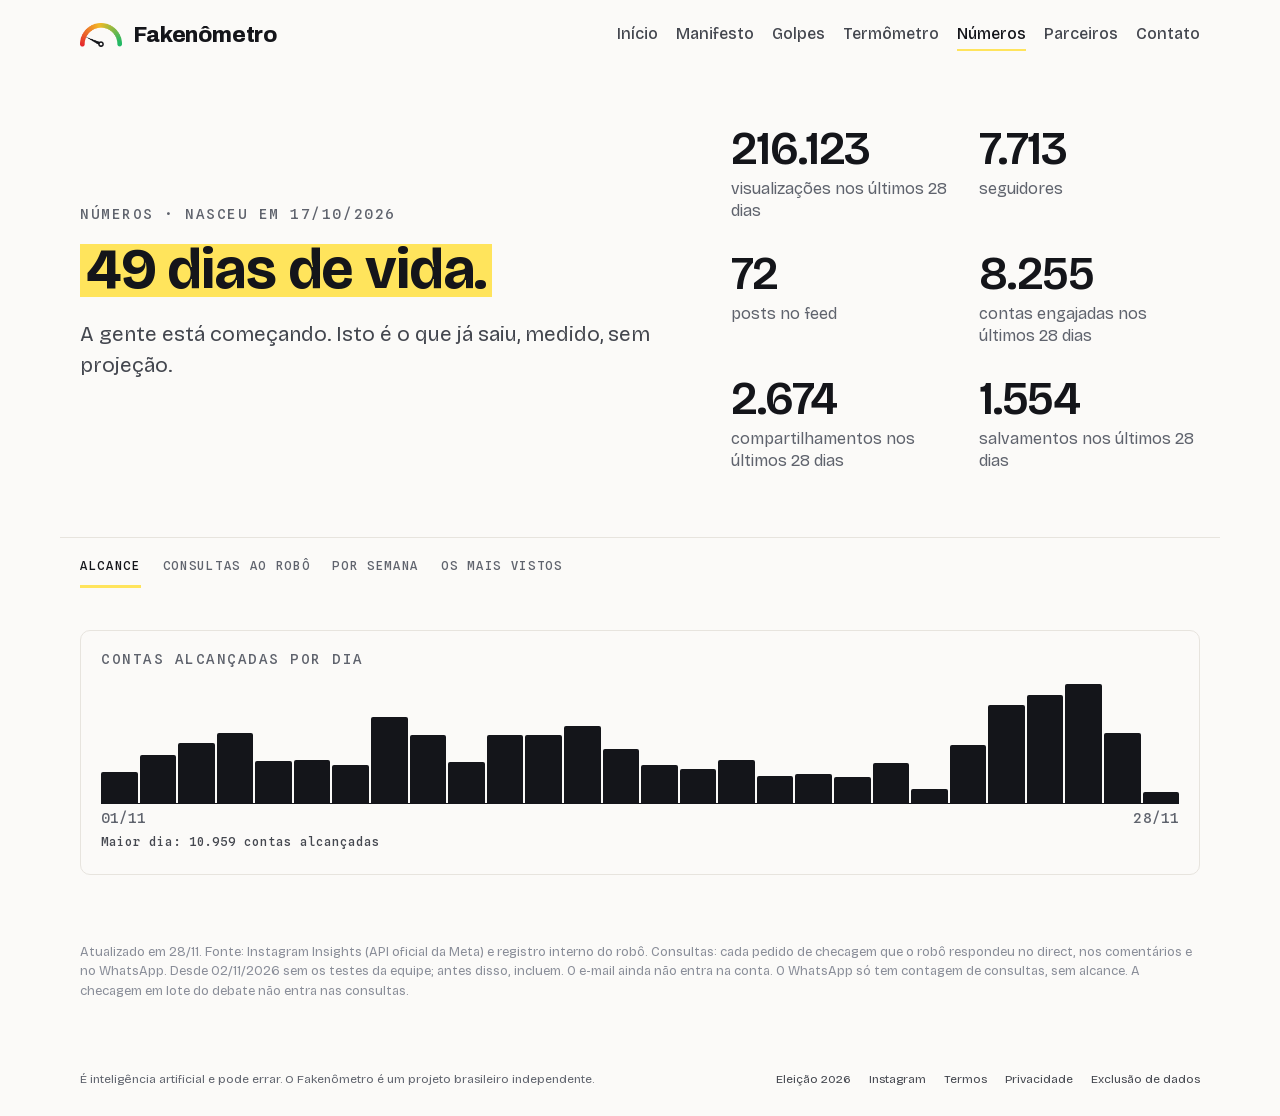
<file: numeros/index.html>
<!doctype html>
<html lang="pt-BR"><head><meta charset="utf-8">
<meta name="viewport" content="width=device-width,initial-scale=1">
<meta name="color-scheme" content="light only">
<title>Números · Fakenômetro</title>
<meta name="facebook-domain-verification" content="pnf70wn1ixz6p786dz6t7g1vquiz16">
<meta name="description" content="O que o Fakenômetro produziu até aqui.">
<meta property="og:title" content="Números · Fakenômetro"><meta property="og:description" content="O que o Fakenômetro produziu até aqui.">
<meta property="og:image" content="https://fakenometro.com.br/marca/capa.png">
<link rel="icon" href="/marca/icone-192.png"><link rel="apple-touch-icon" href="/marca/icone-192.png">
<script>document.documentElement.classList.add("js")</script>
<link rel="stylesheet" href="/marca/fontes/fontes.css">
<link rel="stylesheet" href="/estilo.css">
<meta name="robots" content="noindex">
<script src="/site.js" defer></script>
</head><body>
<header class="topo"><a class="marca" href="/"><img src="/marca/termometro.png" alt="" width="42" height="24">Fakenômetro</a>
<nav class="menu" aria-label="Seções">
<a href="/">Início</a><a href="/manifesto">Manifesto</a><a href="/golpes/">Golpes</a><a href="/termometro/">Termômetro</a><a href="/numeros/" class="ativo">Números</a><a href="/parceiros/">Parceiros</a><a href="/contato/">Contato</a>
</nav></header>
<main>
<section class="capa"><div>
<p class="etiqueta">Números · nasceu em 17/10/2026</p>
<h1><span class="mt"><span id="dias">15</span> dias de vida.</span></h1>
<p class="sub">A gente está começando. Isto é o que já saiu, medido, sem projeção.</p>
</div><div class="grande-n" id="ig"></div></section>
<section data-aba="Alcance">
<div class="painel"><p class="etiqueta" style="margin:0">Contas alcançadas por dia</p><div id="alcance"></div></div>
</section>
<section data-aba="Consultas ao robô">
<div class="grande-n" id="cons"></div>
<div class="painel"><p class="etiqueta" style="margin:0">Consultas por dia</p><div id="porDia"></div></div>
</section>
<section data-aba="Por semana">
<div class="painel"><p class="etiqueta" style="margin:0">Semana a semana, contando do dia em que nascemos</p><div id="semanas"></div></div>
</section>
<section data-aba="Os mais vistos">
<div class="capas-top" id="top"></div>
</section>
<p class="fontes corpo-p" id="nota"></p>
</main>
<script>
const N=x=>Math.round(x).toLocaleString("pt-BR"),dm=s=>s.slice(8,10)+"/"+s.slice(5,7),esc=s=>String(s).replace(/[&<>"]/g,c=>({"&":"&amp;","<":"&lt;",">":"&gt;",'"':"&quot;"}[c]));
const NASC=Date.UTC(2026,9,17),agora=new Date(),dias=Math.floor((Date.UTC(agora.getFullYear(),agora.getMonth(),agora.getDate())-NASC)/864e5);
document.getElementById("dias").textContent=dias;
const per=dias<=28?`em ${dias} dias`:"nos últimos 28 dias";
const tile=(v,r)=>`<div><b>${N(v)}</b><span>${r}</span></div>`;
function colunas(s,r){const t=Math.max(...s.map(x=>x[1]),1);return `<div class="colunas" role="img" aria-label="${r} por dia">${s.map(([d,v])=>`<span data-t="${dm(d)}: ${N(v)} ${r}" style="height:${Math.max(1,100*v/t)}%"></span>`).join("")}</div><div class="eixo"><span>${dm(s[0][0])}</span><span>${dm(s[s.length-1][0])}</span></div><div class="leitura">Maior dia: ${N(t)} ${r}</div>`}
document.addEventListener("pointerover",e=>{const b=e.target.closest(".colunas span");if(b)b.closest(".painel").querySelector(".leitura").textContent=b.dataset.t});
fetch("dados.json",{cache:"no-store"}).then(r=>r.json()).then(d=>{const t=d.t28,c=d.canais;
document.getElementById("ig").innerHTML=tile(t.views,"visualizações "+per)+tile(d.seguidores,"seguidores")+tile(d.posts,"posts no feed")+tile(t.accounts_engaged,"contas engajadas "+per)+tile(t.shares,"compartilhamentos "+per)+tile(t.saves,"salvamentos "+per);
document.getElementById("alcance").innerHTML=colunas(d.alcance.filter(x=>x.dia>="2026-10-17").map(x=>[x.dia,x.valor]),"contas alcançadas");
const sem=s=>{const m={};s.forEach(([dd,v])=>{const k=Math.floor((Date.parse(dd+"T00:00Z")-NASC)/6048e5);if(k>=0)m[k]=(m[k]||0)+v});return m};
const aS=sem(d.alcance.map(x=>[x.dia,x.valor])),cS=sem(d.por_dia),fS=sem((d.seguidores_serie||[]).map(x=>[x.dia,x.valor])),kS=sem(Object.entries(d.cliques_whatsapp||{})),tot=Math.floor(dias/7);
const semanas=[];for(let k=0;k<=tot;k++){const ini=new Date(NASC+k*6048e5),fim=new Date(NASC+(k*7+6)*864e5),f=x=>x.toISOString().slice(0,10);semanas.push({k,rot:dm(f(ini)),fim:f(fim)})}
const mini=(tit,sub,m,antes)=>{const v=semanas.map(s=>antes&&s.fim<antes?null:(m[s.k]||0)),mx=Math.max(1,...v.map(x=>x||0));
return `<div class="mini"><p class="tit">${tit}</p><p class="sub">${sub}</p><div class="barras">${semanas.map((s,i)=>`<div class="col"><em>${v[i]===null?"—":N(v[i])}</em><i class="${s.k===tot?"and":""}" style="height:${v[i]===null?0:Math.max(2,100*v[i]/mx)}%"></i><small>${s.rot}</small></div>`).join("")}</div></div>`};
document.getElementById("semanas").innerHTML=`<div class="minis">${mini("Alcance","contas alcançadas na semana",aS)}${mini("Novos seguidores","na semana",fS)}${mini("Consultas ao robô","na semana",cS)}${mini("WhatsApp pelo site","acessos pelo botão, desde 01/11",kS,"2026-11-01")}</div><p class="sub" style="margin-top:14px">A barra vazada, só com o contorno, é a semana em andamento. Cada semana começa no dia indicado.</p><p class="fontes">Alcance: contas alcançadas, somando os dias; a mesma conta conta de novo em outro dia. Seguidores: novos na semana. WhatsApp pelo site: acessos ao WhatsApp pelo botão do site, contados desde 01/11/2026 (o traço indica semana anterior à contagem). Não inclui quem chega ao WhatsApp por outros caminhos nem o número de consultas.</p>`;
const corta=s=>s.length<90?s:s.slice(0,s.lastIndexOf(" "))+"…";
document.getElementById("top").innerHTML=d.top.map(p=>`<a href="${esc(p.link)}"><img src="capas/${esc(p.link.replace(/\/$/,"").split("/").pop())}.jpg" alt="${esc(p.titulo||"Post")}" loading="lazy" width="600" height="800"><span>${N(p.views)}</span></a>`).join("")+`<p class="fontes">Visualizações por post. Toque na capa para abrir no Instagram.</p>`;
document.getElementById("cons").innerHTML=tile(d.total_publico,"consultas desde 20/10")+tile(c.instagram||0,"no direct")+tile(c.whatsapp||0,"no WhatsApp, desde 26/10")+tile(c.comentario||0,"nos comentários");
document.getElementById("porDia").innerHTML=colunas(d.por_dia,"consultas");
document.getElementById("nota").textContent=`Atualizado em ${dm(d.atualizado_em)}. Fonte: Instagram Insights (API oficial da Meta) e registro interno do robô. Consultas: cada pedido de checagem que o robô respondeu no direct, nos comentários e no WhatsApp. Desde 02/11/2026 sem os testes da equipe; antes disso, incluem. O e-mail ainda não entra na conta. O WhatsApp só tem contagem de consultas, sem alcance. A checagem em lote do debate não entra nas consultas.`;
observar()});
</script>
<footer id="contato"><div class="miolo"><p>É inteligência artificial e pode errar. O Fakenômetro é um projeto brasileiro independente.</p>
<p><a href="/debate/">Eleição 2026</a><a href="https://www.instagram.com/fakenometro/">Instagram</a><a href="/termos">Termos</a><a href="/privacidade">Privacidade</a><a href="/exclusao-de-dados">Exclusão de dados</a></p></div></footer></body></html>
</file>
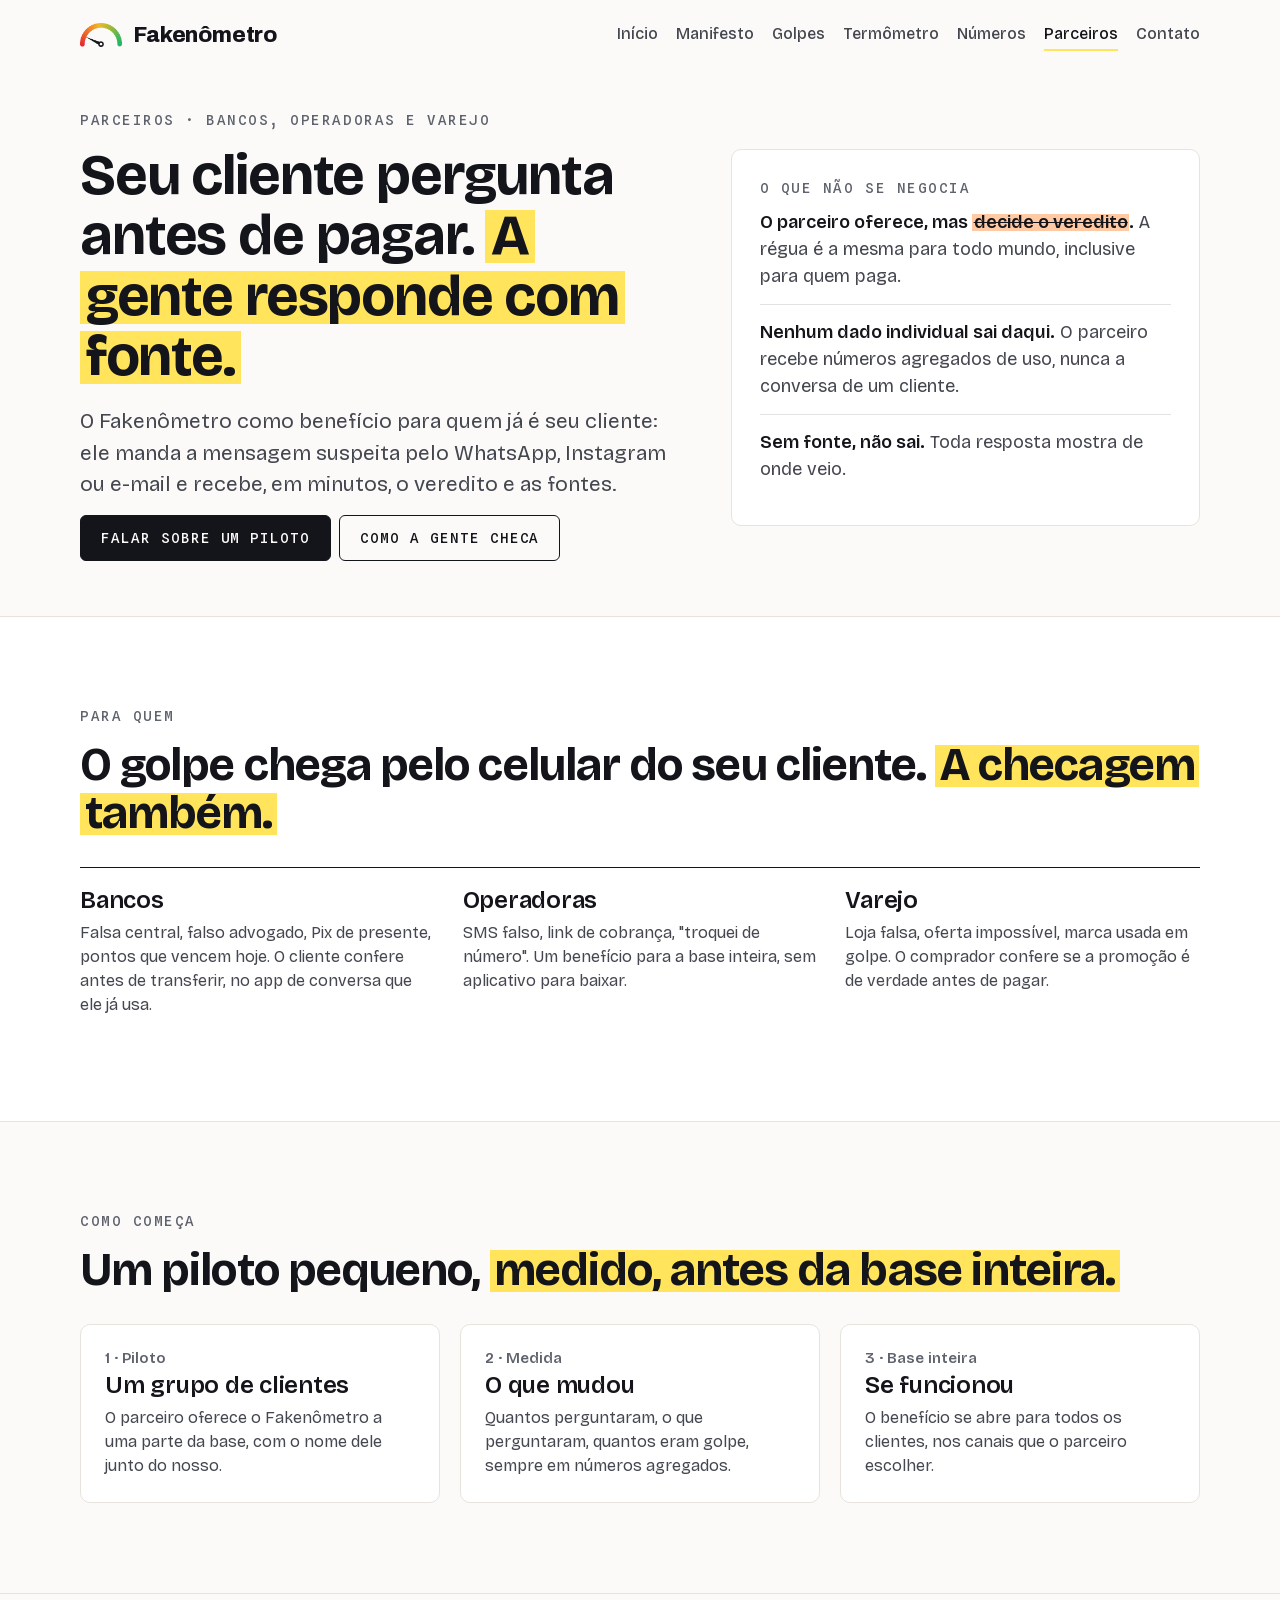
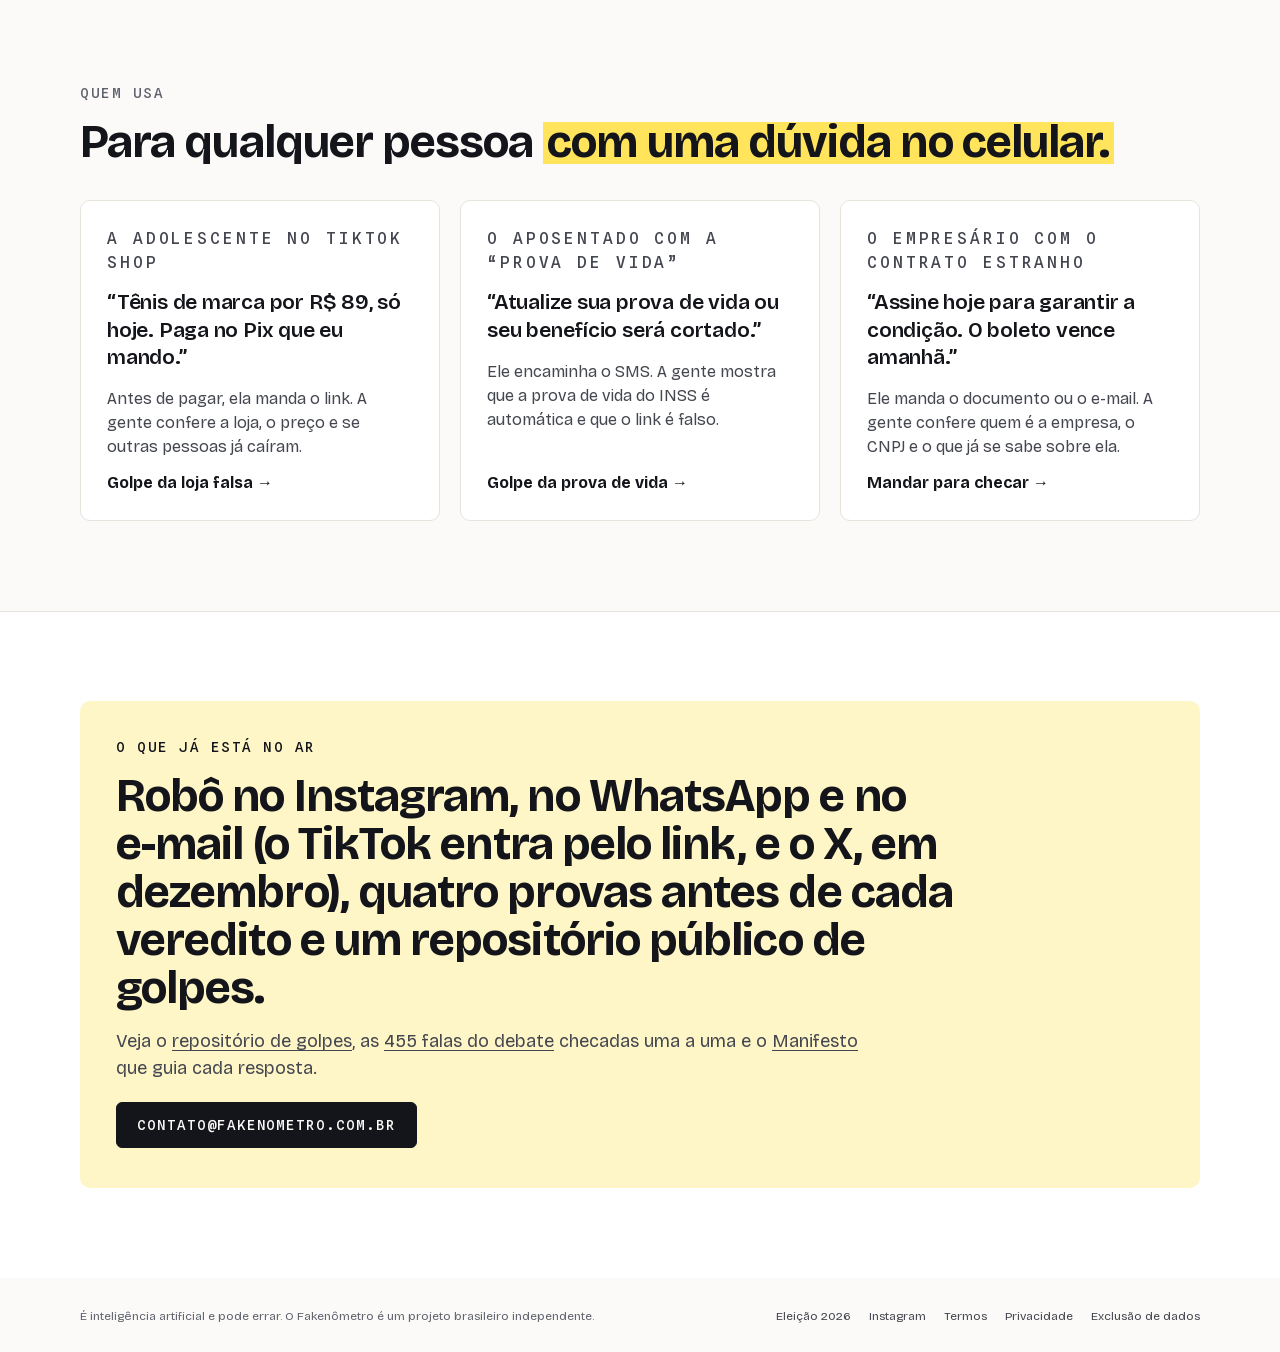
<file: parceiros/index.html>
<!doctype html>
<html lang="pt-BR"><head><meta charset="utf-8">
<meta name="viewport" content="width=device-width,initial-scale=1">
<meta name="color-scheme" content="light only">
<title>Parceiros · Fakenômetro</title>
<meta name="facebook-domain-verification" content="pnf70wn1ixz6p786dz6t7g1vquiz16">
<meta name="description" content="O Fakenômetro como benefício para os clientes de bancos, operadoras e varejistas.">
<meta property="og:title" content="Parceiros · Fakenômetro"><meta property="og:description" content="O Fakenômetro como benefício para os clientes de bancos, operadoras e varejistas.">
<meta property="og:image" content="https://fakenometro.com.br/marca/capa.png">
<link rel="icon" href="/marca/icone-192.png"><link rel="apple-touch-icon" href="/marca/icone-192.png">
<script>document.documentElement.classList.add("js")</script>
<link rel="stylesheet" href="/marca/fontes/fontes.css">
<link rel="stylesheet" href="/estilo.css">
<script src="/site.js" defer></script>
</head><body>
<header class="topo"><a class="marca" href="/"><img src="/marca/termometro.png" alt="" width="42" height="24">Fakenômetro</a>
<nav class="menu" aria-label="Seções">
<a href="/">Início</a><a href="/manifesto">Manifesto</a><a href="/golpes/">Golpes</a><a href="/termometro/">Termômetro</a><a href="/numeros/">Números</a><a href="/parceiros/" class="ativo">Parceiros</a><a href="/contato/">Contato</a>
</nav></header>
<main>
<section class="capa"><div>
<p class="etiqueta">Parceiros · bancos, operadoras e varejo</p>
<h1>Seu cliente pergunta antes de pagar. <span class="mt">A gente responde com fonte.</span></h1>
<p class="sub">O Fakenômetro como benefício para quem já é seu cliente: ele manda a mensagem suspeita pelo WhatsApp, Instagram ou e-mail e recebe, em minutos, o veredito e as fontes.</p>
<div class="botoes"><a class="botao" href="mailto:contato@fakenometro.com.br?subject=Parceria%20Fakenômetro">Falar sobre um piloto</a><a class="botao sec" href="/termometro/">Como a gente checa</a></div>
</div><div class="cx">
<p class="etiqueta">O que não se negocia</p>
<ul class="regras-l" style="margin:0">
<li style="border-top:0;padding-top:0"><b>O parceiro oferece, mas <span class="nc">decide o veredito</span>.</b> A régua é a mesma para todo mundo, inclusive para quem paga.</li>
<li><b>Nenhum dado individual sai daqui.</b> O parceiro recebe números agregados de uso, nunca a conversa de um cliente.</li>
<li><b>Sem fonte, não sai.</b> Toda resposta mostra de onde veio.</li>
</ul>
</div></section>

<section class="faixa branca"><div class="miolo">
<p class="etiqueta">Para quem</p>
<h2>O golpe chega pelo celular do seu cliente. <span class="mt">A checagem também.</span></h2>
<div class="tres">
<div><h3>Bancos</h3><p>Falsa central, falso advogado, Pix de presente, pontos que vencem hoje. O cliente confere antes de transferir, no app de conversa que ele já usa.</p></div>
<div><h3>Operadoras</h3><p>SMS falso, link de cobrança, "troquei de número". Um benefício para a base inteira, sem aplicativo para baixar.</p></div>
<div><h3>Varejo</h3><p>Loja falsa, oferta impossível, marca usada em golpe. O comprador confere se a promoção é de verdade antes de pagar.</p></div>
</div>
</div></section>

<section class="faixa"><div class="miolo">
<p class="etiqueta">Como começa</p>
<h2>Um piloto pequeno, <span class="mt">medido, antes da base inteira.</span></h2>
<div class="etapas">
<div><p class="etiqueta">1 · Piloto</p><h3>Um grupo de clientes</h3><p>O parceiro oferece o Fakenômetro a uma parte da base, com o nome dele junto do nosso.</p></div>
<div><p class="etiqueta">2 · Medida</p><h3>O que mudou</h3><p>Quantos perguntaram, o que perguntaram, quantos eram golpe, sempre em números agregados.</p></div>
<div><p class="etiqueta">3 · Base inteira</p><h3>Se funcionou</h3><p>O benefício se abre para todos os clientes, nos canais que o parceiro escolher.</p></div>
</div>
</div></section>

<section class="faixa"><div class="miolo">
<p class="etiqueta">Quem usa</p>
<h2>Para qualquer pessoa <span class="mt">com uma dúvida no celular.</span></h2>
<div class="pessoas">
<div class="pessoa sobe"><p class="etiqueta">A adolescente no TikTok Shop</p><p class="msg">“Tênis de marca por R$ 89, só hoje. Paga no Pix que eu mando.”</p><p>Antes de pagar, ela manda o link. A gente confere a loja, o preço e se outras pessoas já caíram.</p><a href="/golpes/#falsa-venda">Golpe da loja falsa</a></div>
<div class="pessoa sobe"><p class="etiqueta">O aposentado com a “prova de vida”</p><p class="msg">“Atualize sua prova de vida ou seu benefício será cortado.”</p><p>Ele encaminha o SMS. A gente mostra que a prova de vida do INSS é automática e que o link é falso.</p><a href="/golpes/#falsa-prova-de-vida">Golpe da prova de vida</a></div>
<div class="pessoa sobe"><p class="etiqueta">O empresário com o contrato estranho</p><p class="msg">“Assine hoje para garantir a condição. O boleto vence amanhã.”</p><p>Ele manda o documento ou o e-mail. A gente confere quem é a empresa, o CNPJ e o que já se sabe sobre ela.</p><a href="https://wa.me/5511925338619">Mandar para checar</a></div>
</div>
</div></section>

<section class="faixa branca"><div class="miolo"><div class="bloco">
<p class="etiqueta" style="color:var(--tinta)">O que já está no ar</p>
<h2 style="max-width:860px">Robô no Instagram, no WhatsApp e no <span class="nq">e-mail</span> (o TikTok entra pelo link, e o X, em dezembro), quatro provas antes de cada veredito e um repositório público de golpes.</h2>
<p style="color:var(--corpo);font-size:18px;max-width:760px">Veja o <a href="/golpes/">repositório de golpes</a>, as <a href="/debate/">455 falas do debate</a> checadas uma a uma e o <a href="/manifesto">Manifesto</a> que guia cada resposta.</p>
<a class="botao" href="mailto:contato@fakenometro.com.br?subject=Parceria%20Fakenômetro" style="margin-top:6px">contato@fakenometro.com.br</a>
</div></div></section>
</main>
<footer id="contato"><div class="miolo"><p>É inteligência artificial e pode errar. O Fakenômetro é um projeto brasileiro independente.</p>
<p><a href="/debate/">Eleição 2026</a><a href="https://www.instagram.com/fakenometro/">Instagram</a><a href="/termos">Termos</a><a href="/privacidade">Privacidade</a><a href="/exclusao-de-dados">Exclusão de dados</a></p></div></footer></body></html>
</file>
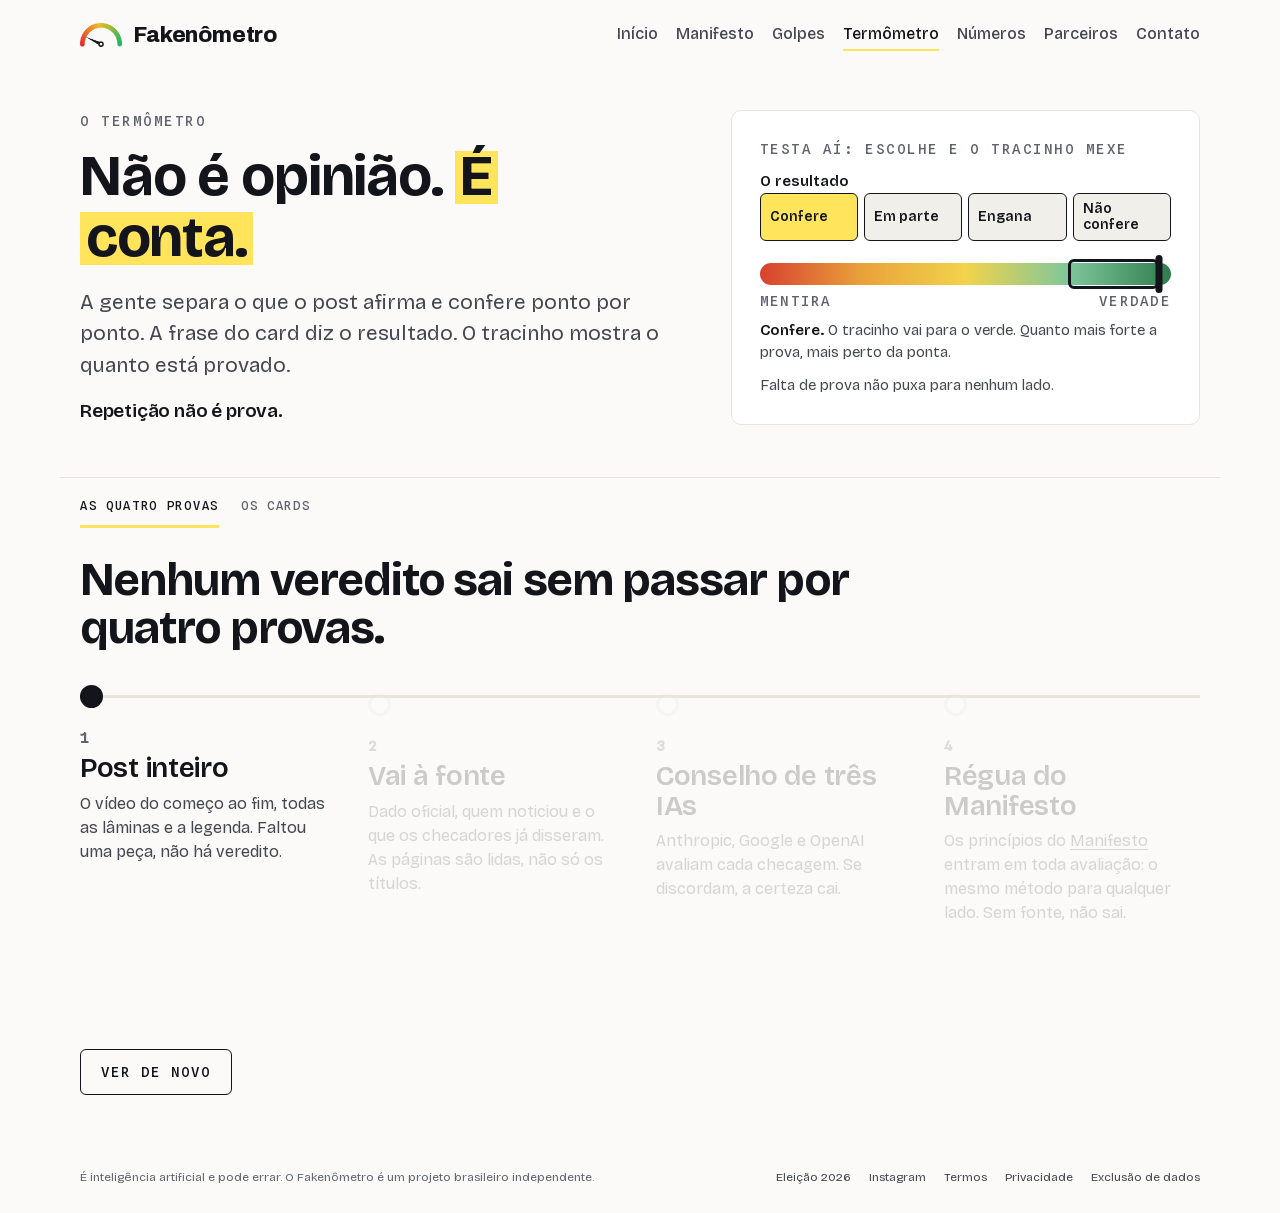
<file: termometro/index.html>
<!doctype html>
<html lang="pt-BR"><head><meta charset="utf-8">
<meta name="viewport" content="width=device-width,initial-scale=1">
<meta name="color-scheme" content="light only">
<title>O termômetro · Fakenômetro</title>
<meta name="facebook-domain-verification" content="pnf70wn1ixz6p786dz6t7g1vquiz16">
<meta name="description" content="Como funciona o termômetro do Fakenômetro e os cards de resposta.">
<meta property="og:title" content="O termômetro · Fakenômetro"><meta property="og:description" content="Como funciona o termômetro do Fakenômetro e os cards de resposta.">
<meta property="og:image" content="https://fakenometro.com.br/marca/capa.png">
<link rel="icon" href="/marca/icone-192.png"><link rel="apple-touch-icon" href="/marca/icone-192.png">
<script>document.documentElement.classList.add("js")</script>
<link rel="stylesheet" href="/marca/fontes/fontes.css">
<link rel="stylesheet" href="/estilo.css">
<script src="/site.js" defer></script>
</head><body>
<header class="topo"><a class="marca" href="/"><img src="/marca/termometro.png" alt="" width="42" height="24">Fakenômetro</a>
<nav class="menu" aria-label="Seções">
<a href="/">Início</a><a href="/manifesto">Manifesto</a><a href="/golpes/">Golpes</a><a href="/termometro/" class="ativo">Termômetro</a><a href="/numeros/">Números</a><a href="/parceiros/">Parceiros</a><a href="/contato/">Contato</a>
</nav></header>
<main>
<style>.cx #pontos,.cx #selo{grid-template-columns:repeat(4,minmax(0,1fr))}.cx #pontos .ponto,.cx #selo .ponto{grid-column:auto}</style>
<section class="capa"><div>
<p class="etiqueta">O termômetro</p>
<h1>Não é opinião. <span class="mt">É conta.</span></h1>
<p class="sub">A gente separa o que o post afirma e confere ponto por ponto. A frase do card diz o resultado. O tracinho mostra o quanto está provado.</p>
<p class="nota-t">Repetição não é prova.</p>
</div><div class="cx">
<p class="etiqueta">Testa aí: escolhe e o tracinho mexe</p>
<p class="mini"><b>O resultado</b></p>
<div class="pontos" id="selo"></div>
<p class="mini" id="rotulo-prova" style="display:none"><b>A prova do ponto principal</b></p>
<div class="pontos" id="prova"></div>
<p class="mini" style="display:none"><b>Os outros pontos</b> (toca para mudar)</p>
<div class="pontos" id="pontos" style="display:none"></div>
<div class="termo"><b id="faixa" style="position:absolute;top:-4px;bottom:-4px;border:3px solid var(--texto);border-radius:6px;transition:all .45s"></b><i id="ponteiro" style="left:90%"></i></div>
<div class="termo-pontas"><span>mentira</span><span>verdade</span></div>
<p class="mini" id="leitura"></p>
<p class="mini">Falta de prova não puxa para nenhum lado.</p>
</div></section>

<section data-aba="As quatro provas" id="provas">
<h2 style="max-width:900px">Nenhum veredito sai sem passar por quatro provas.</h2>
<div class="provas">
<div class="trilho"><i></i></div>
<div class="passos">
<div class="p"><i class="ponto-l"></i><b>1</b><h3>Post inteiro</h3><span>O vídeo do começo ao fim, todas as lâminas e a legenda. Faltou uma peça, não há veredito.</span></div>
<div class="p"><i class="ponto-l"></i><b>2</b><h3>Vai à fonte</h3><span>Dado oficial, quem noticiou e o que os checadores já disseram. As páginas são lidas, não só os títulos.</span></div>
<div class="p"><i class="ponto-l"></i><b>3</b><h3>Conselho de três IAs</h3><span>Anthropic, Google e OpenAI avaliam cada checagem. Se discordam, a certeza cai.</span></div>
<div class="p"><i class="ponto-l"></i><b>4</b><h3>Régua do Manifesto</h3><span>Os princípios do <a href="/manifesto">Manifesto</a> entram em toda avaliação: o mesmo método para qualquer lado. Sem fonte, não sai.</span></div>
</div>
<p class="depois"><b>E depois de sair:</b> todo dia uma checagem sorteada é refeita por um modelo maior, e a equipe confere uma amostra das respostas. A IA pode errar: achou erro, responde que a gente revê.</p>
<button class="botao sec de-novo" type="button">Ver de novo</button>
</div>
</section>

<section data-aba="Os cards">
<p class="sub">O card é o que chega no direct e no WhatsApp, pronto para mandar no grupo. Cada resultado tem o seu lugar na barra.</p>
<div class="quatro cards">
<figure class="sobe" style="margin:0"><img src="/marca/cards/card_fake.png" alt="Card FAKE: Aviso de Corte da Enel, regularize imediatamente. A notícia não confere." loading="lazy" width="1080" height="1080"><h3>Não confere</h3>Fundo preto, sem tracinho. A prova desmente, ou teria de existir e não existe.</figure>
<figure class="sobe" style="margin:0"><img src="/marca/cards/card_claro.png" alt="Card claro com tracinho no verde: O dólar disparou e a bolsa parou. A notícia confere." loading="lazy" width="1080" height="1080"><h3>Confere</h3>Tracinho no verde. Quanto mais forte a prova, mais perto da ponta: documento oficial ou três veículos levam ao fim da barra; um veículo só fica mais para dentro.</figure>
<figure class="sobe" style="margin:0"><img src="/marca/cards/card_semprova.png" alt="Card claro sem tracinho: Vem aí um apagão mundial. Estoque água e comida. Não repasse como fato." loading="lazy" width="1080" height="1080"><h3>Sem prova</h3>Sem tracinho. Pode ser verdade, mas falta prova. Não repasse como fato.</figure>
<figure class="sobe" style="margin:0"><img src="/marca/cards/card_opiniao.png" alt="Card claro com a barra sem cor: Segunda-feira é o pior dia da semana. Não é notícia." loading="lazy" width="1080" height="1080"><h3>Não é notícia</h3>Barra sem cor. Opinião e sátira não têm grau de verdade. Este é um exemplo ilustrativo.</figure>
</div>
<p class="sub nota-cards">"Confere, em parte" põe o tracinho no meio da barra. "A notícia engana", no laranja.</p>
</section>

</main>
<script>
// Regra do ponteiro de 15/11 (Roberta): o resultado escolhe a faixa; no "confere", 60% força da prova + 40% os outros pontos;
// ponto sem prova não conta; sem outros pontos, o resto fica no meio.
const FX={confere:[75,97],parte:[42,70],engana:[20,38],nao:null},NS={confere:"Confere",parte:"Em parte",engana:"Engana",nao:"Não confere"},
FR={1:[40,"um veículo"],2:[70,"dois veículos"],3:[100,"documento oficial ou três veículos"]},
P=[["Quem disse",0],["O número",0],["A data",0],["O lugar",2]],C=["sim","nao","sem"],T={sim:"confere",nao:"não confere",sem:"sem prova"};
let S="confere",F=3;
function d(){
 document.getElementById("selo").innerHTML=Object.keys(FX).map(k=>`<button class="ponto" data-s="${k}" data-e="${k==S?"sim":"sem"}">${NS[k]}</button>`).join("");
 const vp=S=="confere";document.getElementById("prova").style.display=document.getElementById("rotulo-prova").style.display="none";
 document.getElementById("prova").innerHTML=[1,2,3].map(k=>`<button class="ponto" data-f="${k}" data-e="${k==F?"sim":"sem"}">${k==3?"oficial ou 3":k}<br><small>${k==3?"veículos":k==1?"veículo":"veículos"}</small></button>`).join("");
 let c=0,t=0;document.getElementById("pontos").innerHTML=P.map(([n,e],i)=>{if(e<2){t++;if(e==0)c++}return `<button class="ponto" data-i="${i}" data-e="${C[e]}">${n}<br><small>${T[C[e]]}</small></button>`}).join("");
 const fx=document.getElementById("faixa"),pt=document.getElementById("ponteiro");
 if(S=="nao"){fx.style.display=pt.style.display="none";document.getElementById("leitura").innerHTML="<b>Não confere.</b> Sem tracinho: o card vem preto, com o selo FAKE. O ponto principal é falso, e aí os outros pontos não mudam nada.";return}
 fx.style.display=pt.style.display="";
 const resto=t?100*c/t:50,v=vp?0.6*FR[F][0]+0.4*resto:resto,[a,b]=FX[S],pos=Math.round(a+(b-a)*v/100);
 fx.style.left=a+"%";fx.style.width=(b-a)+"%";
 pt.style.left=pos+"%";
 document.getElementById("leitura").innerHTML=vp?"<b>Confere.</b> O tracinho vai para o verde. Quanto mais forte a prova, mais perto da ponta."
  :(S=="parte"?"<b>Confere, em parte.</b> O tracinho fica no meio da barra.":"<b>A notícia engana.</b> O tracinho fica no laranja.")}
document.querySelector(".cx").addEventListener("click",e=>{const b=e.target.closest(".ponto");if(!b)return;
 if(b.dataset.s)S=b.dataset.s;else if(b.dataset.f)F=+b.dataset.f;else P[b.dataset.i][1]=(P[b.dataset.i][1]+1)%3;d()});d();
</script>
<script>
// Quatro provas: a linha se preenche passo a passo quando a seção aparece (mesma animação do deck).
(function(){const s=document.getElementById("provas");if(!s)return;const ps=[...s.querySelectorAll(".p")],f=s.querySelector(".trilho i"),dp=s.querySelector(".depois");let tt=[],feito=false;
const pos=i=>{const a=f.parentNode.getBoundingClientRect(),b=ps[i].querySelector(".ponto-l").getBoundingClientRect();return Math.max(0,(b.left+b.width/2-a.left)/a.width*100)};
function marca(i){ps.forEach((p,j)=>p.classList.toggle("on",j<=i));f.style.width=(i<0?0:pos(i))+"%"}
function roda(){tt.forEach(clearTimeout);tt=[];dp.classList.remove("on");f.style.transition="none";marca(-1);f.getBoundingClientRect();f.style.transition="";
ps.forEach((p,i)=>tt.push(setTimeout(()=>marca(i),400+i*1200)));tt.push(setTimeout(()=>{dp.classList.add("on");f.style.width="100%"},400+ps.length*1200))}
ps.forEach((p,i)=>p.onclick=e=>{if(e.target.closest("a"))return;tt.forEach(clearTimeout);marca(i);if(i===ps.length-1){dp.classList.add("on");f.style.width="100%"}});
s.querySelector(".de-novo").onclick=roda;
if(matchMedia("(prefers-reduced-motion:reduce)").matches){marca(3);dp.classList.add("on");return}
new IntersectionObserver((es,o)=>es.forEach(x=>{if(x.isIntersecting&&!feito){feito=true;roda();o.disconnect()}}),{threshold:.3}).observe(s);
document.addEventListener("click",e=>{const b=e.target.closest(".abas-p button");if(b&&b.textContent==="As quatro provas")setTimeout(roda,50)})})();
</script>
<footer id="contato"><div class="miolo"><p>É inteligência artificial e pode errar. O Fakenômetro é um projeto brasileiro independente.</p>
<p><a href="/debate/">Eleição 2026</a><a href="https://www.instagram.com/fakenometro/">Instagram</a><a href="/termos">Termos</a><a href="/privacidade">Privacidade</a><a href="/exclusao-de-dados">Exclusão de dados</a></p></div></footer></body></html>
</file>
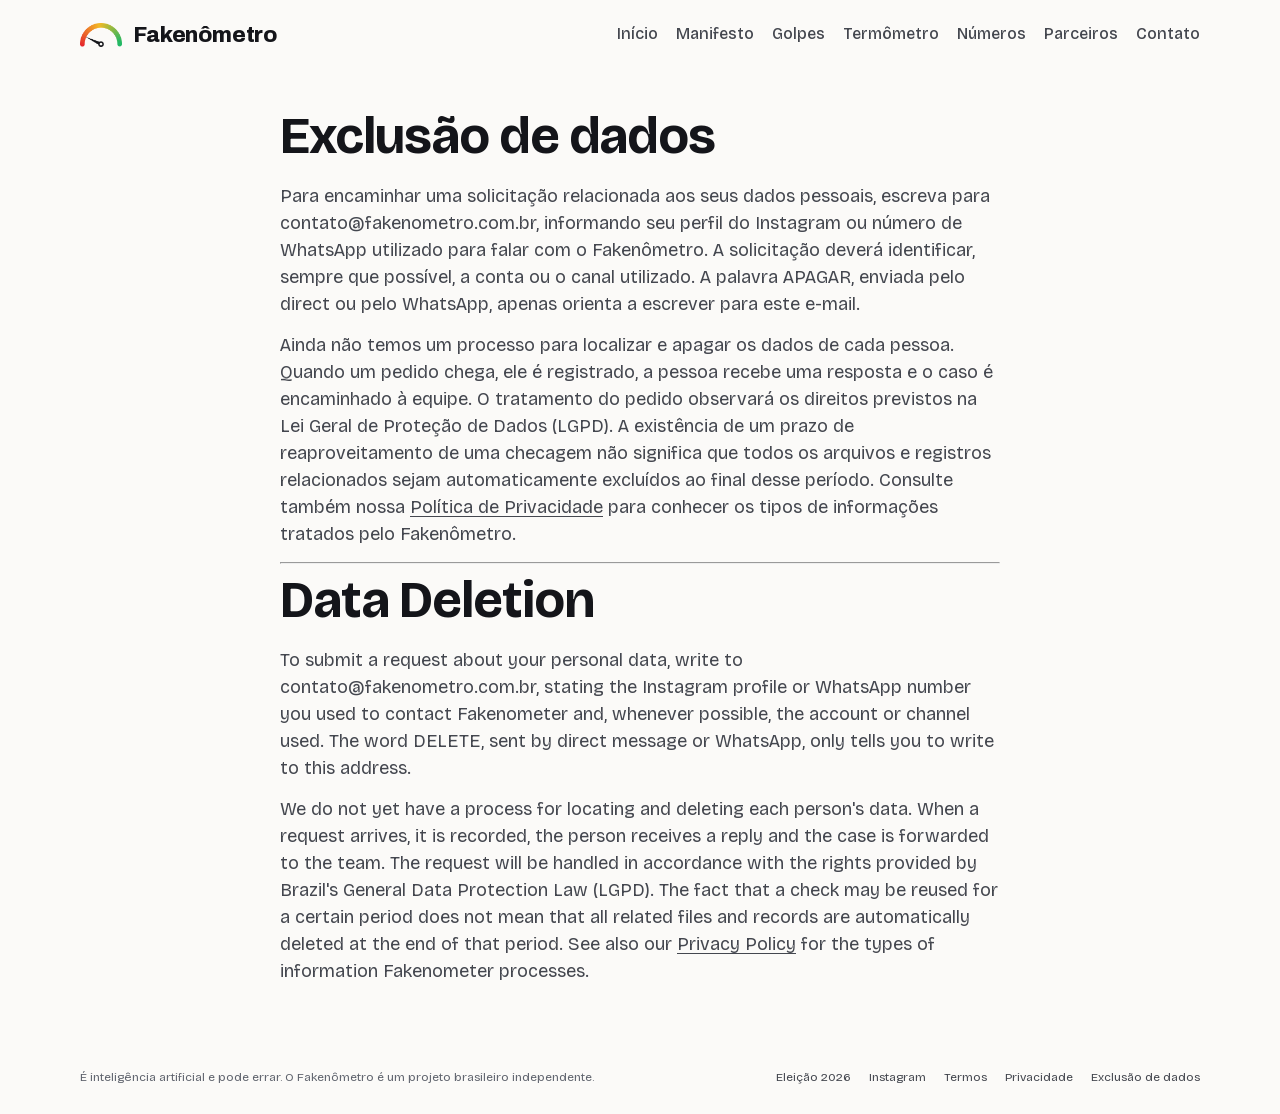
<file: exclusao-de-dados.html>
<!doctype html>
<html lang="pt-BR"><head><meta charset="utf-8">
<meta name="viewport" content="width=device-width,initial-scale=1">
<meta name="color-scheme" content="light only">
<title>Fakenômetro · Exclusão de dados</title>
<meta name="facebook-domain-verification" content="pnf70wn1ixz6p786dz6t7g1vquiz16">
<meta name="description" content="Exclusão de dados">
<meta property="og:title" content="Fakenômetro · Exclusão de dados"><meta property="og:description" content="Exclusão de dados">
<meta property="og:image" content="https://fakenometro.com.br/marca/capa.png">
<link rel="icon" href="/marca/icone-192.png"><link rel="apple-touch-icon" href="/marca/icone-192.png">
<script>document.documentElement.classList.add("js")</script>
<link rel="stylesheet" href="/marca/fontes/fontes.css">
<link rel="stylesheet" href="/estilo.css">
<script src="/site.js" defer></script>
</head><body>
<header class="topo"><a class="marca" href="/"><img src="/marca/termometro.png" alt="" width="42" height="24">Fakenômetro</a>
<nav class="menu" aria-label="Seções">
<a href="/">Início</a><a href="/manifesto">Manifesto</a><a href="/golpes/">Golpes</a><a href="/termometro/">Termômetro</a><a href="/numeros/">Números</a><a href="/parceiros/">Parceiros</a><a href="/contato/">Contato</a>
</nav></header>
<main class="miolo legal" style="max-width:760px;padding-top:40px;padding-bottom:40px">
<h1>Exclusão de dados</h1>
<p>Para encaminhar uma solicitação relacionada aos seus dados pessoais, escreva para contato@fakenometro.com.br, informando seu perfil do Instagram ou número de WhatsApp utilizado para falar com o Fakenômetro. A solicitação deverá identificar, sempre que possível, a conta ou o canal utilizado. A palavra APAGAR, enviada pelo direct ou pelo WhatsApp, apenas orienta a escrever para este e-mail.</p>
<p>Ainda não temos um processo para localizar e apagar os dados de cada pessoa. Quando um pedido chega, ele é registrado, a pessoa recebe uma resposta e o caso é encaminhado à equipe. O tratamento do pedido observará os direitos previstos na Lei Geral de Proteção de Dados (LGPD). A existência de um prazo de reaproveitamento de uma checagem não significa que todos os arquivos e registros relacionados sejam automaticamente excluídos ao final desse período. Consulte também nossa <a href="/privacidade">Política de Privacidade</a> para conhecer os tipos de informações tratados pelo Fakenômetro.</p>
<hr>
<h1>Data Deletion</h1>
<p>To submit a request about your personal data, write to contato@fakenometro.com.br, stating the Instagram profile or WhatsApp number you used to contact Fakenometer and, whenever possible, the account or channel used. The word DELETE, sent by direct message or WhatsApp, only tells you to write to this address.</p>
<p>We do not yet have a process for locating and deleting each person's data. When a request arrives, it is recorded, the person receives a reply and the case is forwarded to the team. The request will be handled in accordance with the rights provided by Brazil's General Data Protection Law (LGPD). The fact that a check may be reused for a certain period does not mean that all related files and records are automatically deleted at the end of that period. See also our <a href="/privacidade">Privacy Policy</a> for the types of information Fakenometer processes.</p>
</main><footer id="contato"><div class="miolo"><p>É inteligência artificial e pode errar. O Fakenômetro é um projeto brasileiro independente.</p>
<p><a href="/debate/">Eleição 2026</a><a href="https://www.instagram.com/fakenometro/">Instagram</a><a href="/termos">Termos</a><a href="/privacidade">Privacidade</a><a href="/exclusao-de-dados">Exclusão de dados</a></p></div></footer></body></html>
</file>
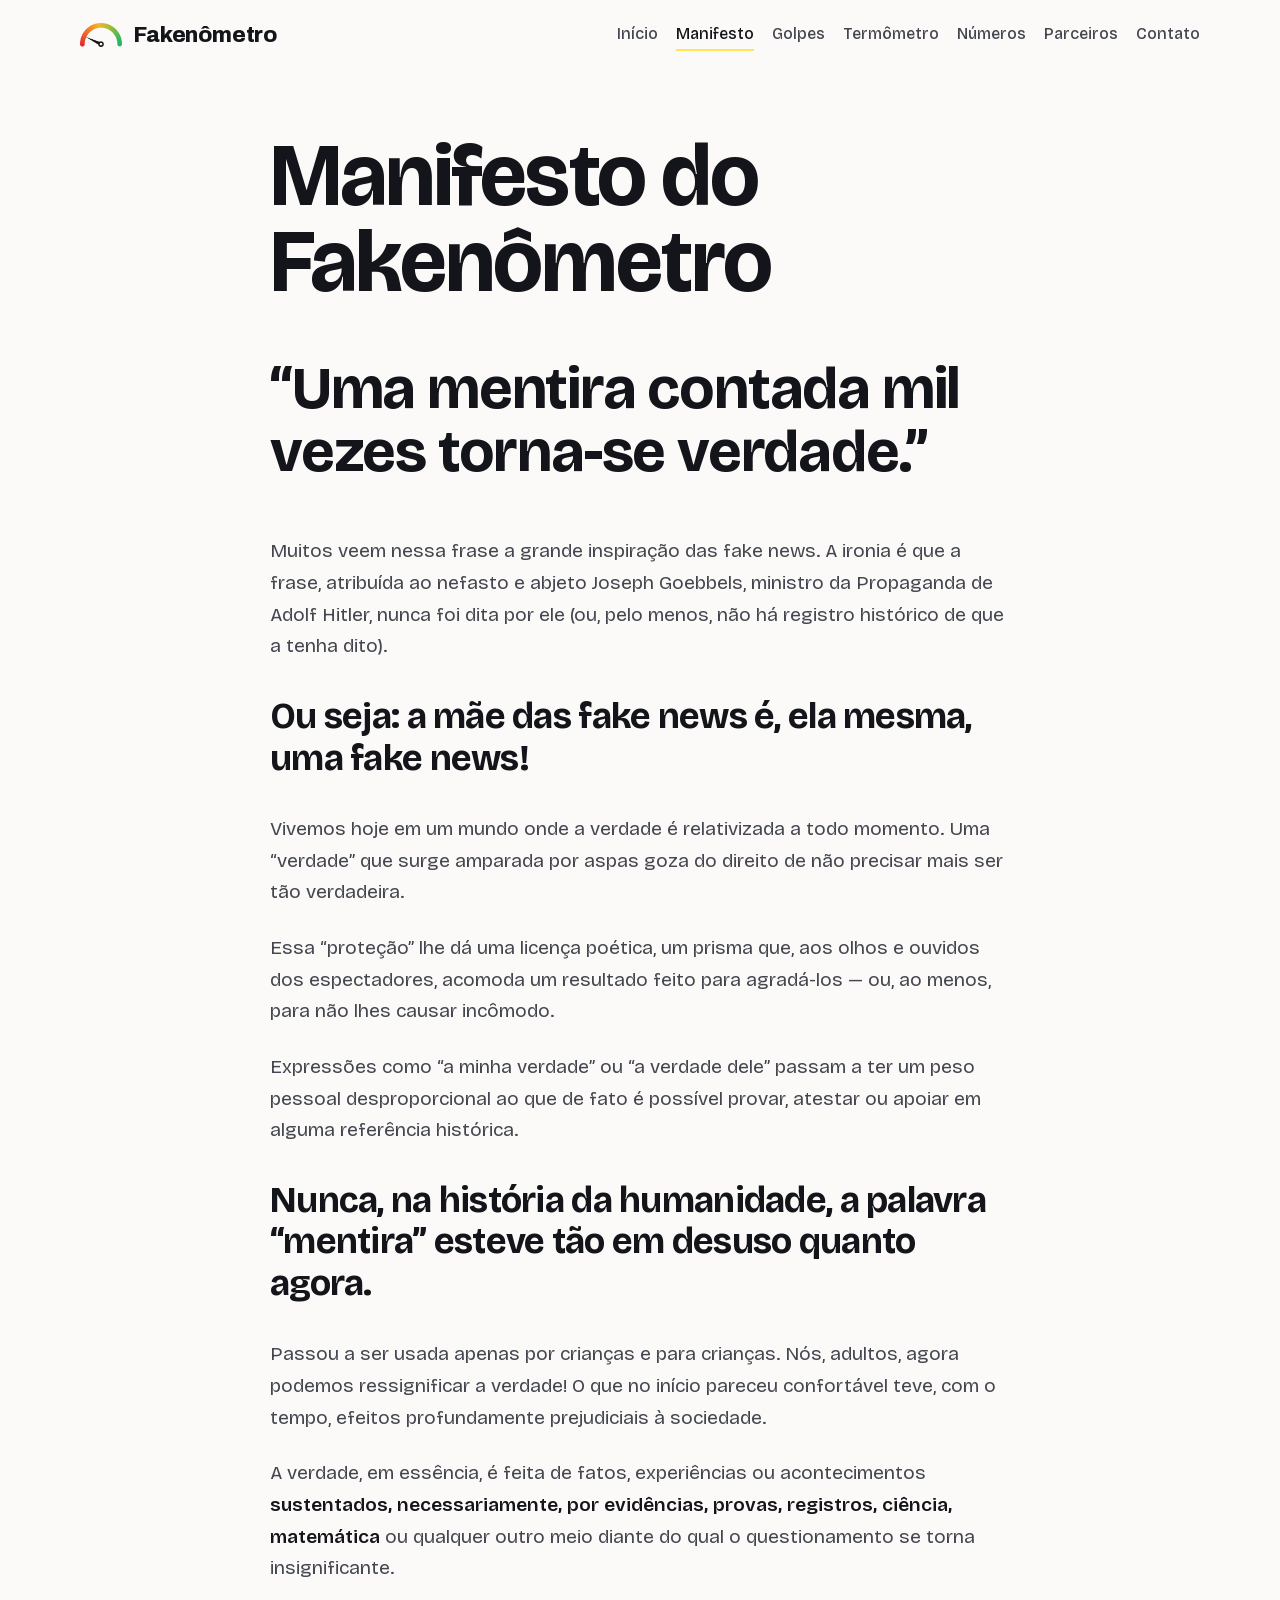
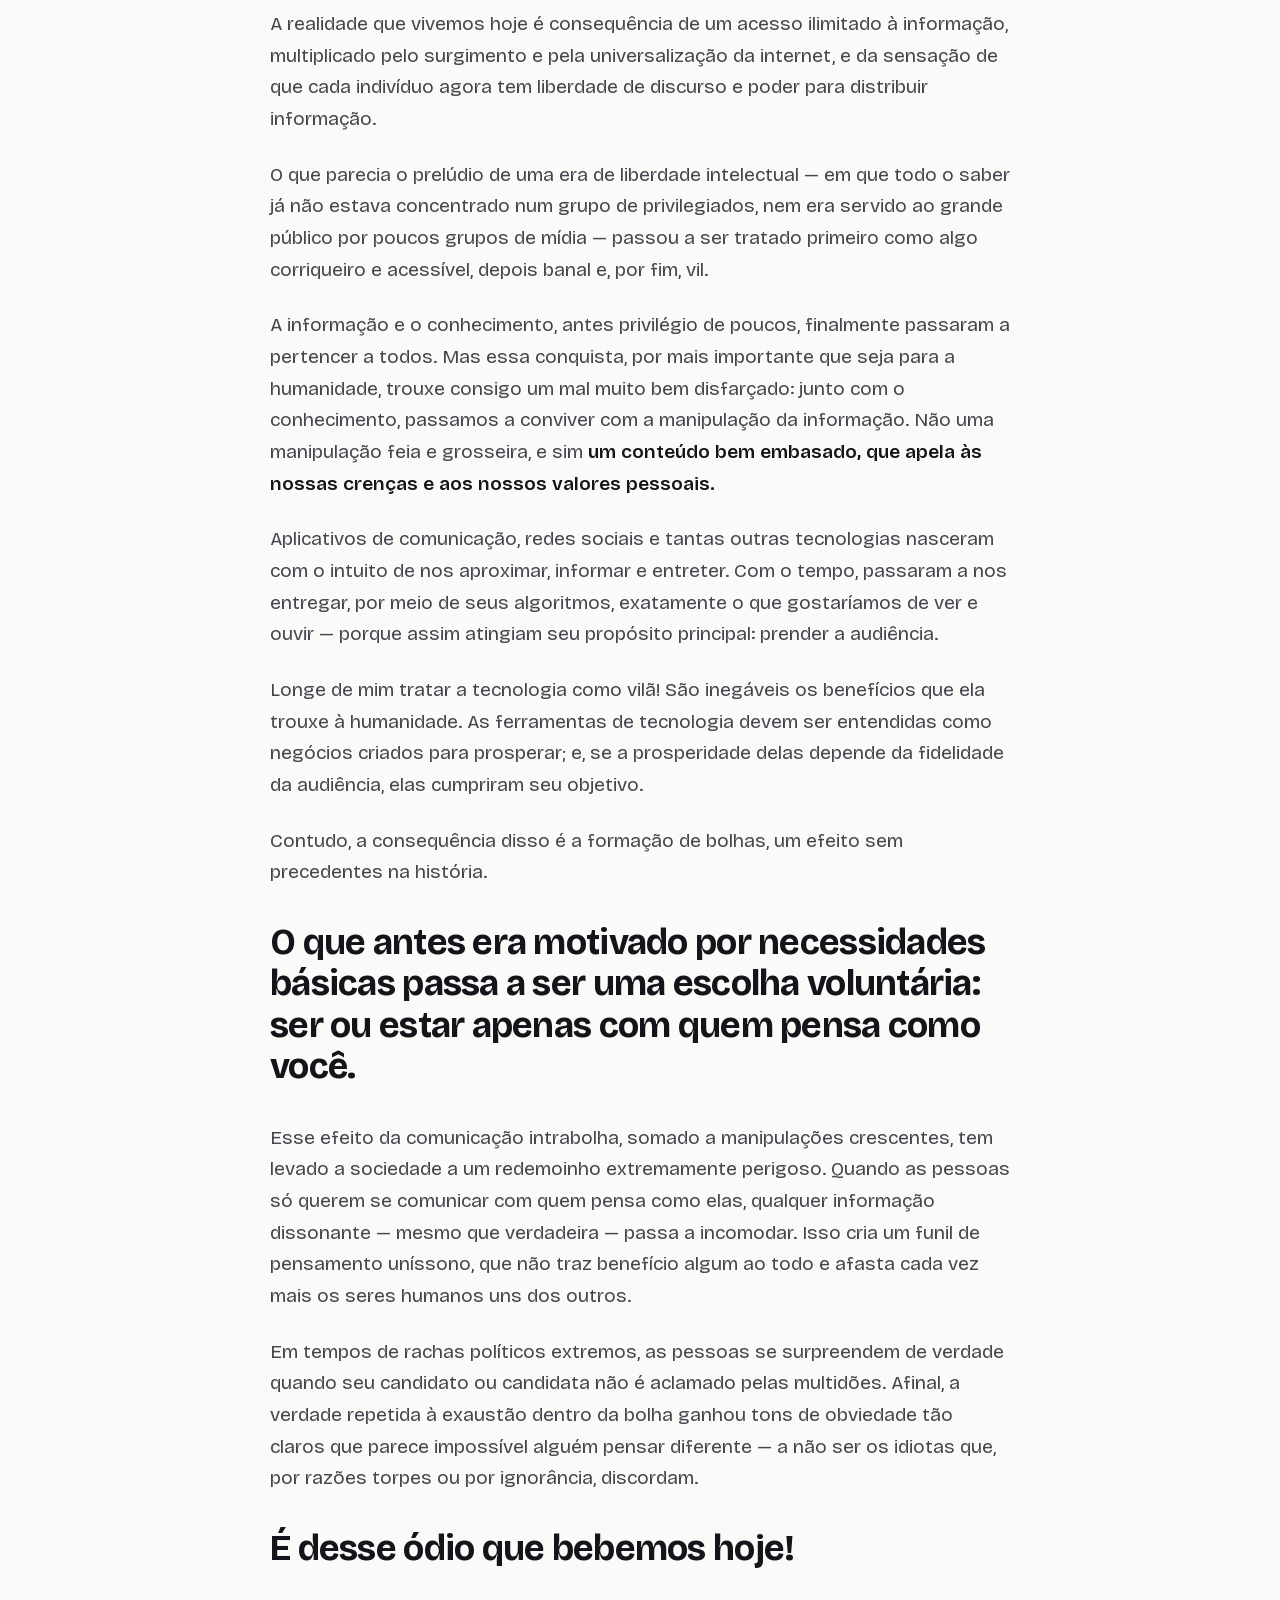
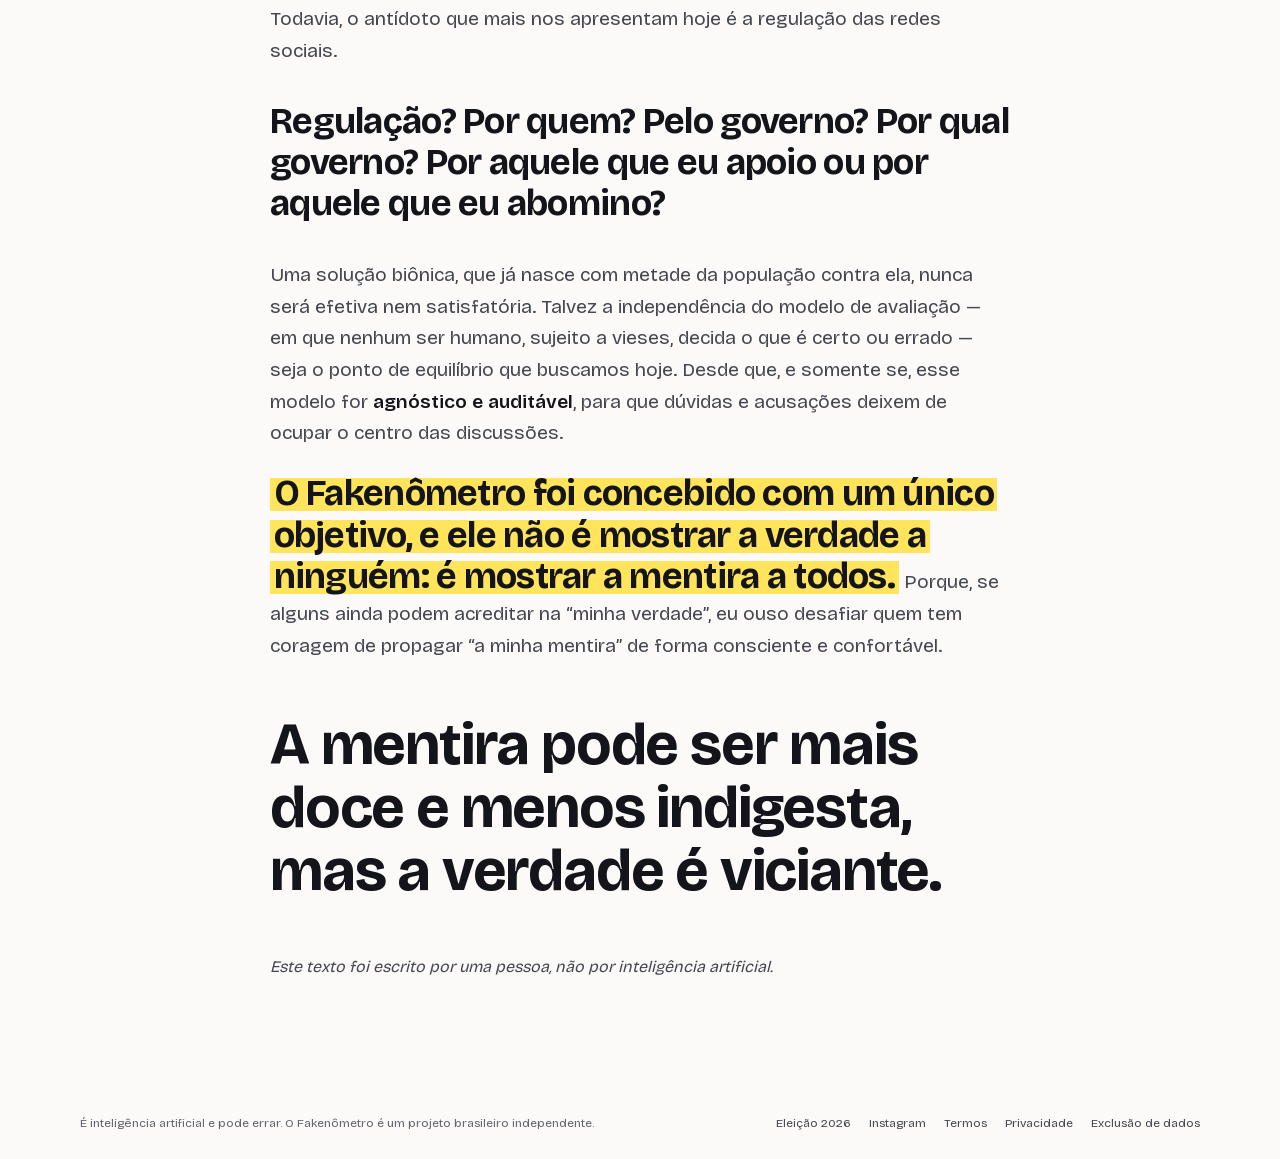
<file: manifesto.html>
<!doctype html>
<html lang="pt-BR"><head><meta charset="utf-8">
<meta name="viewport" content="width=device-width,initial-scale=1">
<meta name="color-scheme" content="light only">
<title>Manifesto do Fakenômetro</title>
<meta name="facebook-domain-verification" content="pnf70wn1ixz6p786dz6t7g1vquiz16">
<meta name="description" content="Por que o Fakenômetro existe e o que ele promete.">
<meta property="og:title" content="Manifesto do Fakenômetro"><meta property="og:description" content="Por que o Fakenômetro existe e o que ele promete.">
<meta property="og:image" content="https://fakenometro.com.br/marca/capa.png">
<link rel="icon" href="/marca/icone-192.png"><link rel="apple-touch-icon" href="/marca/icone-192.png">
<script>document.documentElement.classList.add("js")</script>
<link rel="stylesheet" href="/marca/fontes/fontes.css">
<link rel="stylesheet" href="/estilo.css">
<script src="/site.js" defer></script>
</head><body>
<header class="topo"><a class="marca" href="/"><img src="/marca/termometro.png" alt="" width="42" height="24">Fakenômetro</a>
<nav class="menu" aria-label="Seções">
<a href="/">Início</a><a href="/manifesto" class="ativo">Manifesto</a><a href="/golpes/">Golpes</a><a href="/termometro/">Termômetro</a><a href="/numeros/">Números</a><a href="/parceiros/">Parceiros</a><a href="/contato/">Contato</a>
</nav></header>
<main class="manifesto"><h1>Manifesto do Fakenômetro</h1>
<p><span class="g0">“Uma mentira contada mil vezes torna-se verdade.”</span></p>
<p>Muitos veem nessa frase a grande inspiração das fake news. A ironia é que a frase, atribuída ao nefasto e abjeto Joseph Goebbels, ministro da Propaganda de Adolf Hitler, nunca foi dita por ele (ou, pelo menos, não há registro histórico de que a tenha dito). <span class="g2">Ou seja: a mãe das fake news é, ela mesma, uma fake news!</span></p>
<p>Vivemos hoje em um mundo onde a verdade é relativizada a todo momento. Uma “verdade” que surge amparada por aspas goza do direito de não precisar mais ser tão verdadeira.</p>
<p>Essa “proteção” lhe dá uma licença poética, um prisma que, aos olhos e ouvidos dos espectadores, acomoda um resultado feito para agradá-los — ou, ao menos, para não lhes causar incômodo.</p>
<p>Expressões como “a minha verdade” ou “a verdade dele” passam a ter um peso pessoal desproporcional ao que de fato é possível provar, atestar ou apoiar em alguma referência histórica.</p>
<p><span class="g2">Nunca, na história da humanidade, a palavra “mentira” esteve tão em desuso quanto agora.</span> Passou a ser usada apenas por crianças e para crianças. Nós, adultos, agora podemos ressignificar a verdade! O que no início pareceu confortável teve, com o tempo, efeitos profundamente prejudiciais à sociedade.</p>
<p>A verdade, em essência, é feita de fatos, experiências ou acontecimentos <span class="n">sustentados, necessariamente, por evidências, provas, registros, ciência, matemática</span> ou qualquer outro meio diante do qual o questionamento se torna insignificante.</p>
<p>A realidade que vivemos hoje é consequência de um acesso ilimitado à informação, multiplicado pelo surgimento e pela universalização da internet, e da sensação de que cada indivíduo agora tem liberdade de discurso e poder para distribuir informação.</p>
<p>O que parecia o prelúdio de uma era de liberdade intelectual — em que todo o saber já não estava concentrado num grupo de privilegiados, nem era servido ao grande público por poucos grupos de mídia — passou a ser tratado primeiro como algo corriqueiro e acessível, depois banal e, por fim, vil.</p>
<p>A informação e o conhecimento, antes privilégio de poucos, finalmente passaram a pertencer a todos. Mas essa conquista, por mais importante que seja para a humanidade, trouxe consigo um mal muito bem disfarçado: junto com o conhecimento, passamos a conviver com a manipulação da informação. Não uma manipulação feia e grosseira, e sim <span class="n">um conteúdo bem embasado, que apela às nossas crenças e aos nossos valores pessoais.</span></p>
<p>Aplicativos de comunicação, redes sociais e tantas outras tecnologias nasceram com o intuito de nos aproximar, informar e entreter. Com o tempo, passaram a nos entregar, por meio de seus algoritmos, exatamente o que gostaríamos de ver e ouvir — porque assim atingiam seu propósito principal: prender a audiência.</p>
<p>Longe de mim tratar a tecnologia como vilã! São inegáveis os benefícios que ela trouxe à humanidade. As ferramentas de tecnologia devem ser entendidas como negócios criados para prosperar; e, se a prosperidade delas depende da fidelidade da audiência, elas cumpriram seu objetivo.</p>
<p>Contudo, a consequência disso é a formação de bolhas, um efeito sem precedentes na história. <span class="g2">O que antes era motivado por necessidades básicas passa a ser uma escolha voluntária: ser ou estar apenas com quem pensa como você.</span></p>
<p>Esse efeito da comunicação intrabolha, somado a manipulações crescentes, tem levado a sociedade a um redemoinho extremamente perigoso. Quando as pessoas só querem se comunicar com quem pensa como elas, qualquer informação dissonante — mesmo que verdadeira — passa a incomodar. Isso cria um funil de pensamento uníssono, que não traz benefício algum ao todo e afasta cada vez mais os seres humanos uns dos outros.</p>
<p>Em tempos de rachas políticos extremos, as pessoas se surpreendem de verdade quando seu candidato ou candidata não é aclamado pelas multidões. Afinal, a verdade repetida à exaustão dentro da bolha ganhou tons de obviedade tão claros que parece impossível alguém pensar diferente — a não ser os idiotas que, por razões torpes ou por ignorância, discordam. <span class="g2">É desse ódio que bebemos hoje!</span></p>
<p>Todavia, o antídoto que mais nos apresentam hoje é a regulação das redes sociais. <span class="g2">Regulação? Por quem? Pelo governo? Por qual governo? Por aquele que eu apoio ou por aquele que eu abomino?</span></p>
<p>Uma solução biônica, que já nasce com metade da população contra ela, nunca será efetiva nem satisfatória. Talvez a independência do modelo de avaliação — em que nenhum ser humano, sujeito a vieses, decida o que é certo ou errado — seja o ponto de equilíbrio que buscamos hoje. Desde que, e somente se, esse modelo for <span class="n">agnóstico e auditável</span>, para que dúvidas e acusações deixem de ocupar o centro das discussões.</p>
<p><span class="g1">O Fakenômetro foi concebido com um único objetivo, e ele não é mostrar a verdade a ninguém: é mostrar a mentira a todos.</span> Porque, se alguns ainda podem acreditar na “minha verdade”, eu ouso desafiar quem tem coragem de propagar “a minha mentira” de forma consciente e confortável. <span class="g0">A mentira pode ser mais doce e menos indigesta, mas a verdade é viciante.</span></p>
<p class='assina'>Este texto foi escrito por uma pessoa, não por inteligência artificial.</p></main>
<footer id="contato"><div class="miolo"><p>É inteligência artificial e pode errar. O Fakenômetro é um projeto brasileiro independente.</p>
<p><a href="/debate/">Eleição 2026</a><a href="https://www.instagram.com/fakenometro/">Instagram</a><a href="/termos">Termos</a><a href="/privacidade">Privacidade</a><a href="/exclusao-de-dados">Exclusão de dados</a></p></div></footer></body></html>
</file>
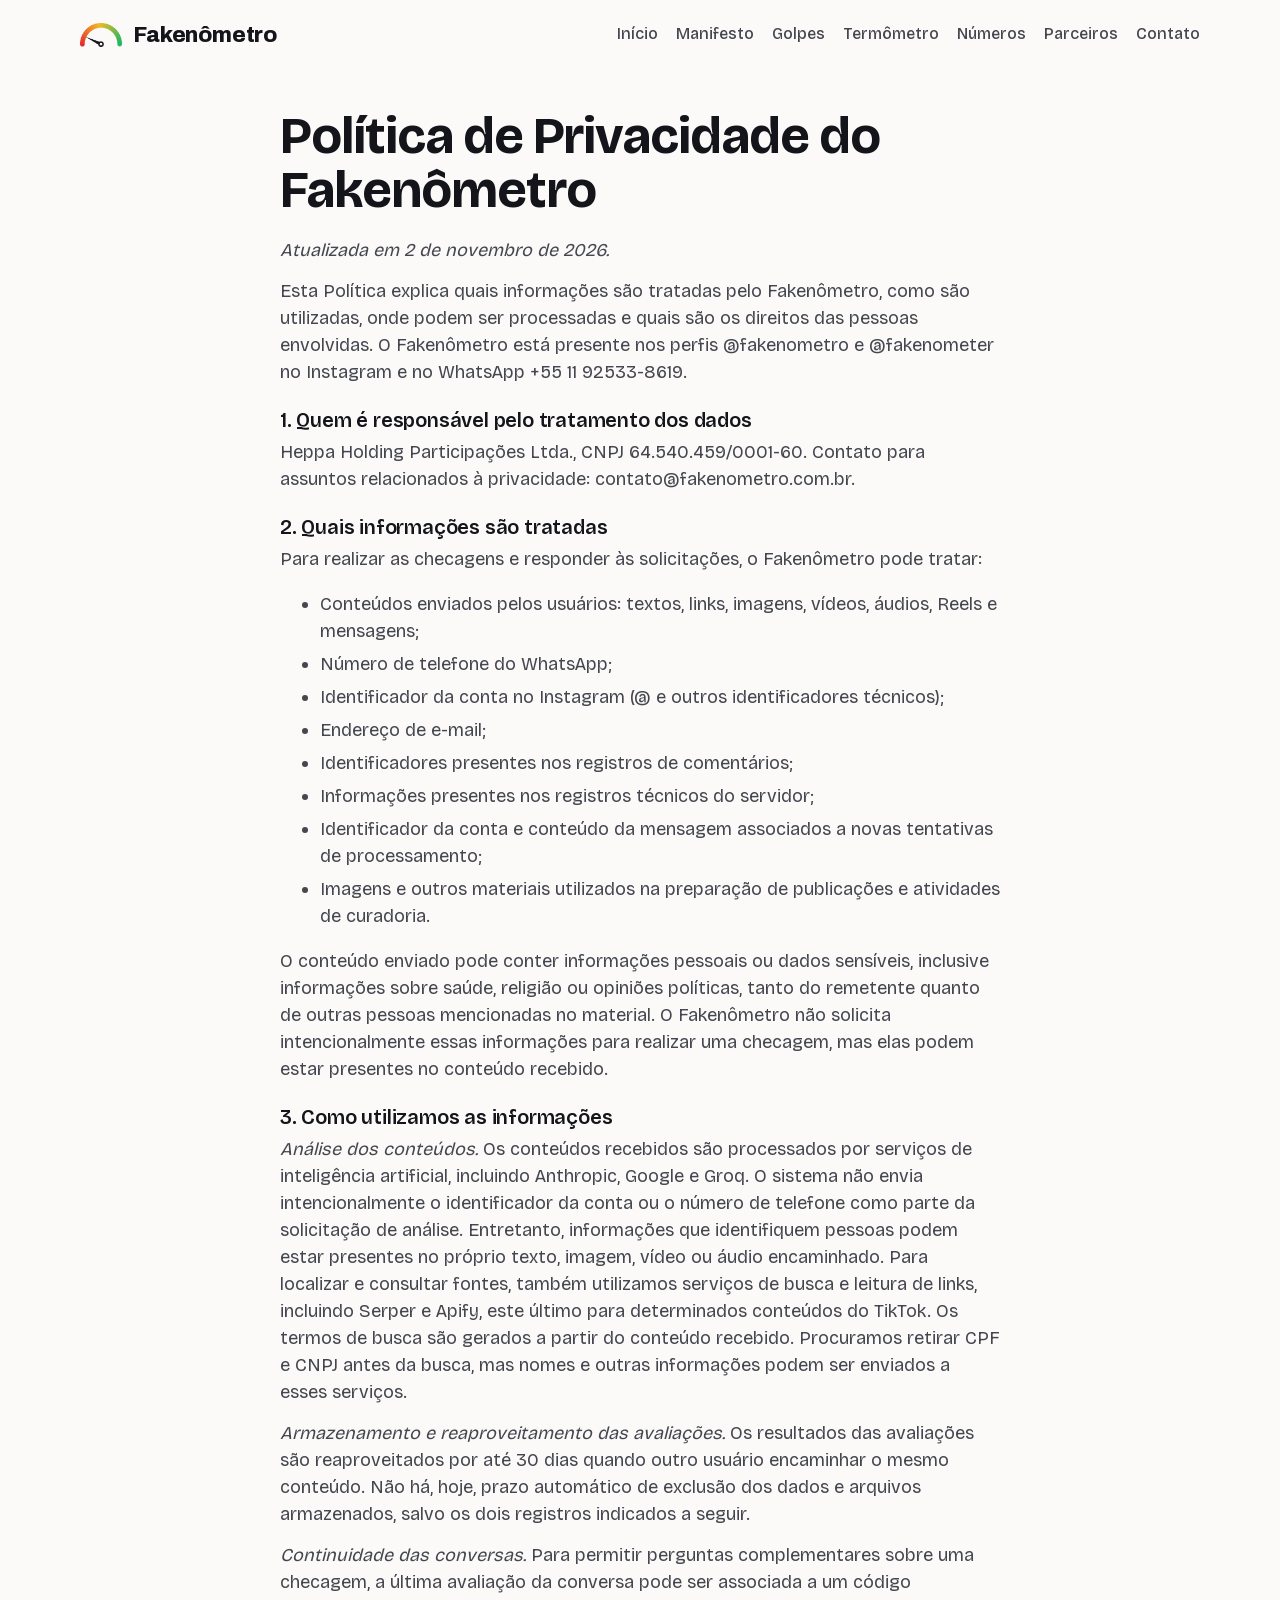
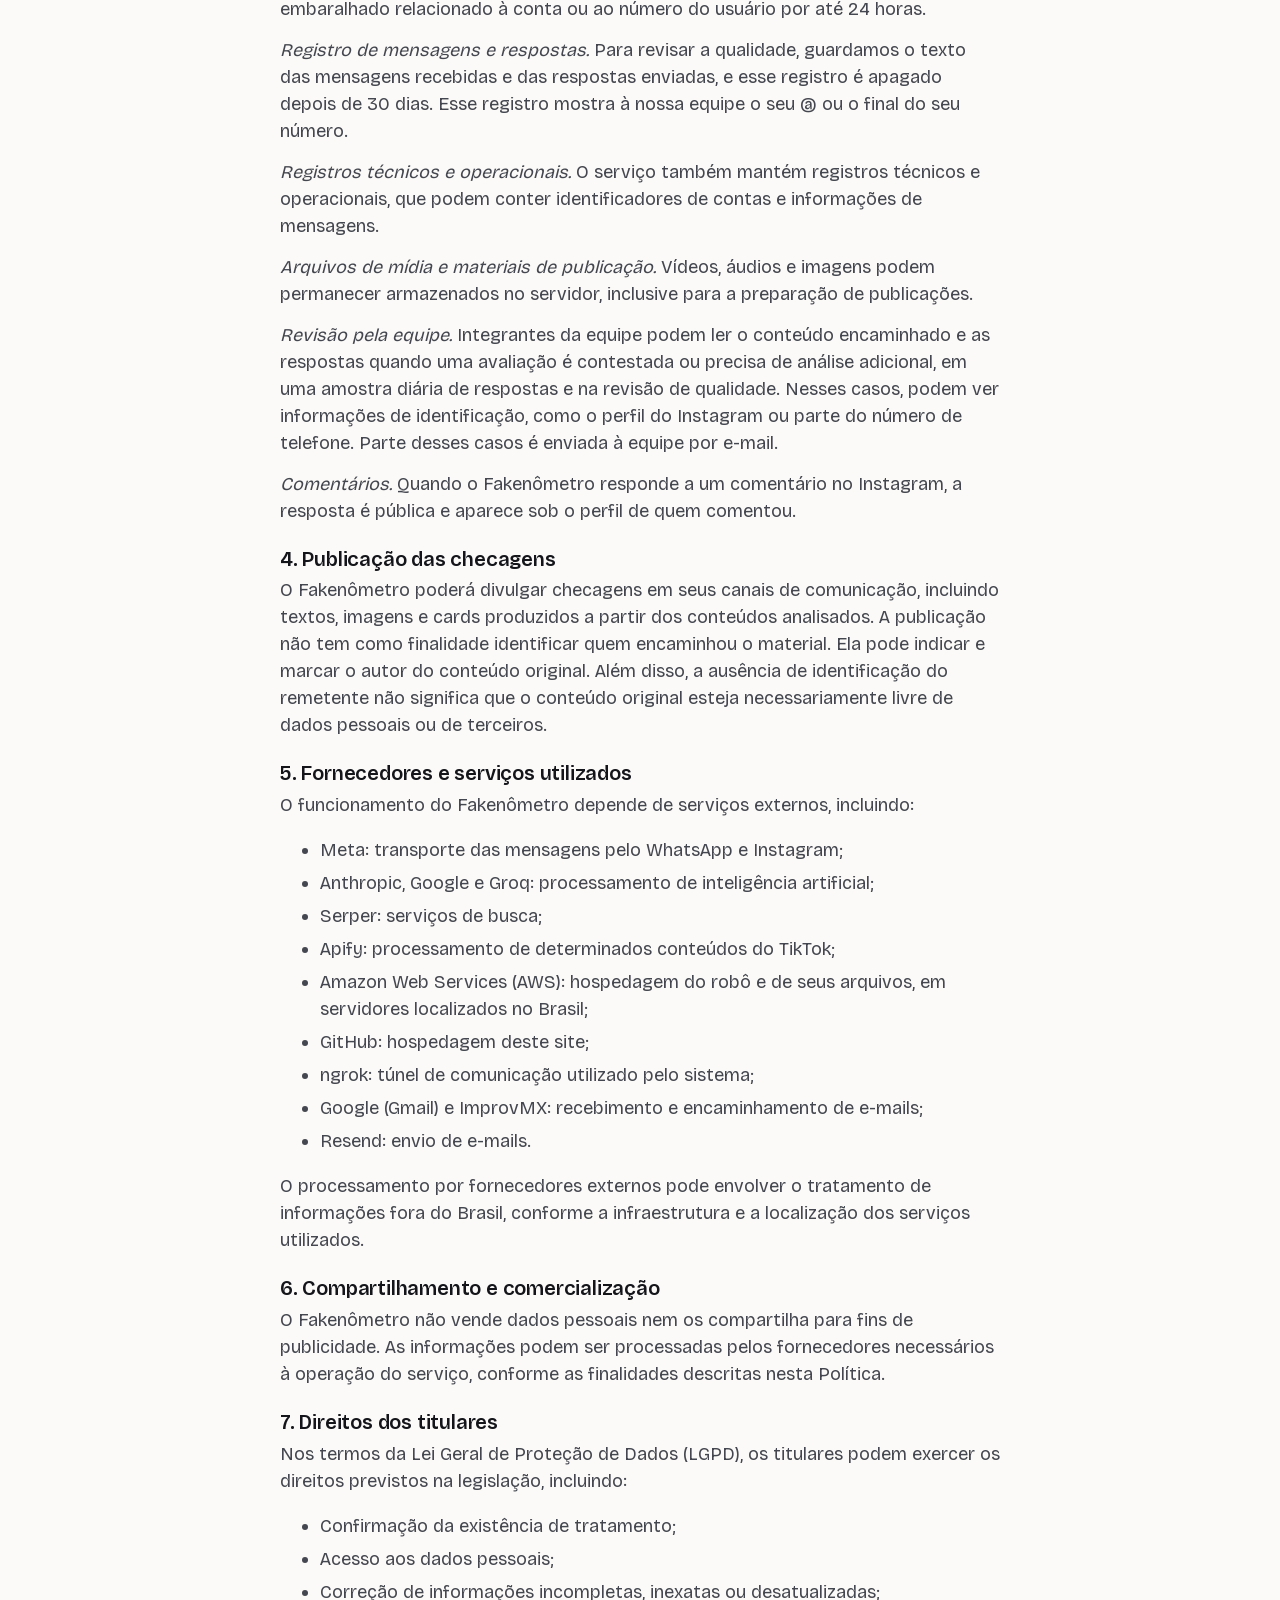
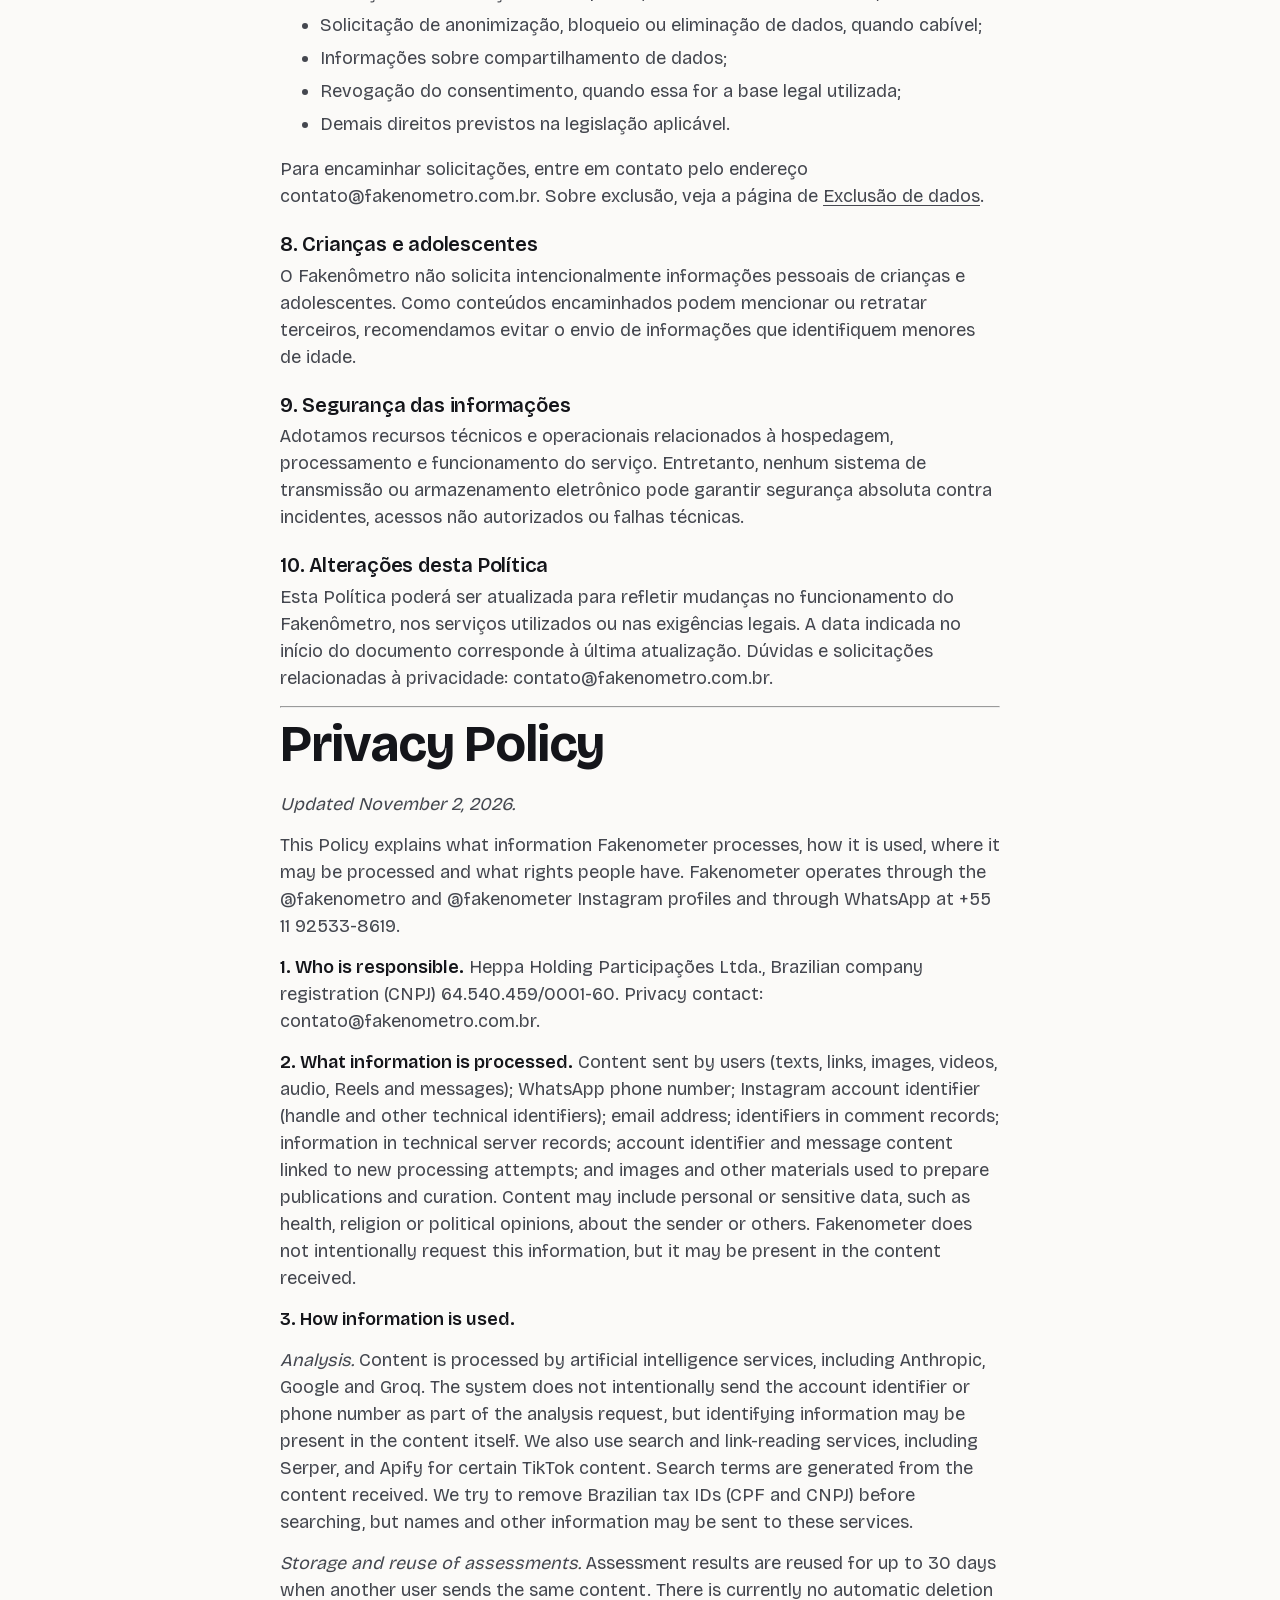
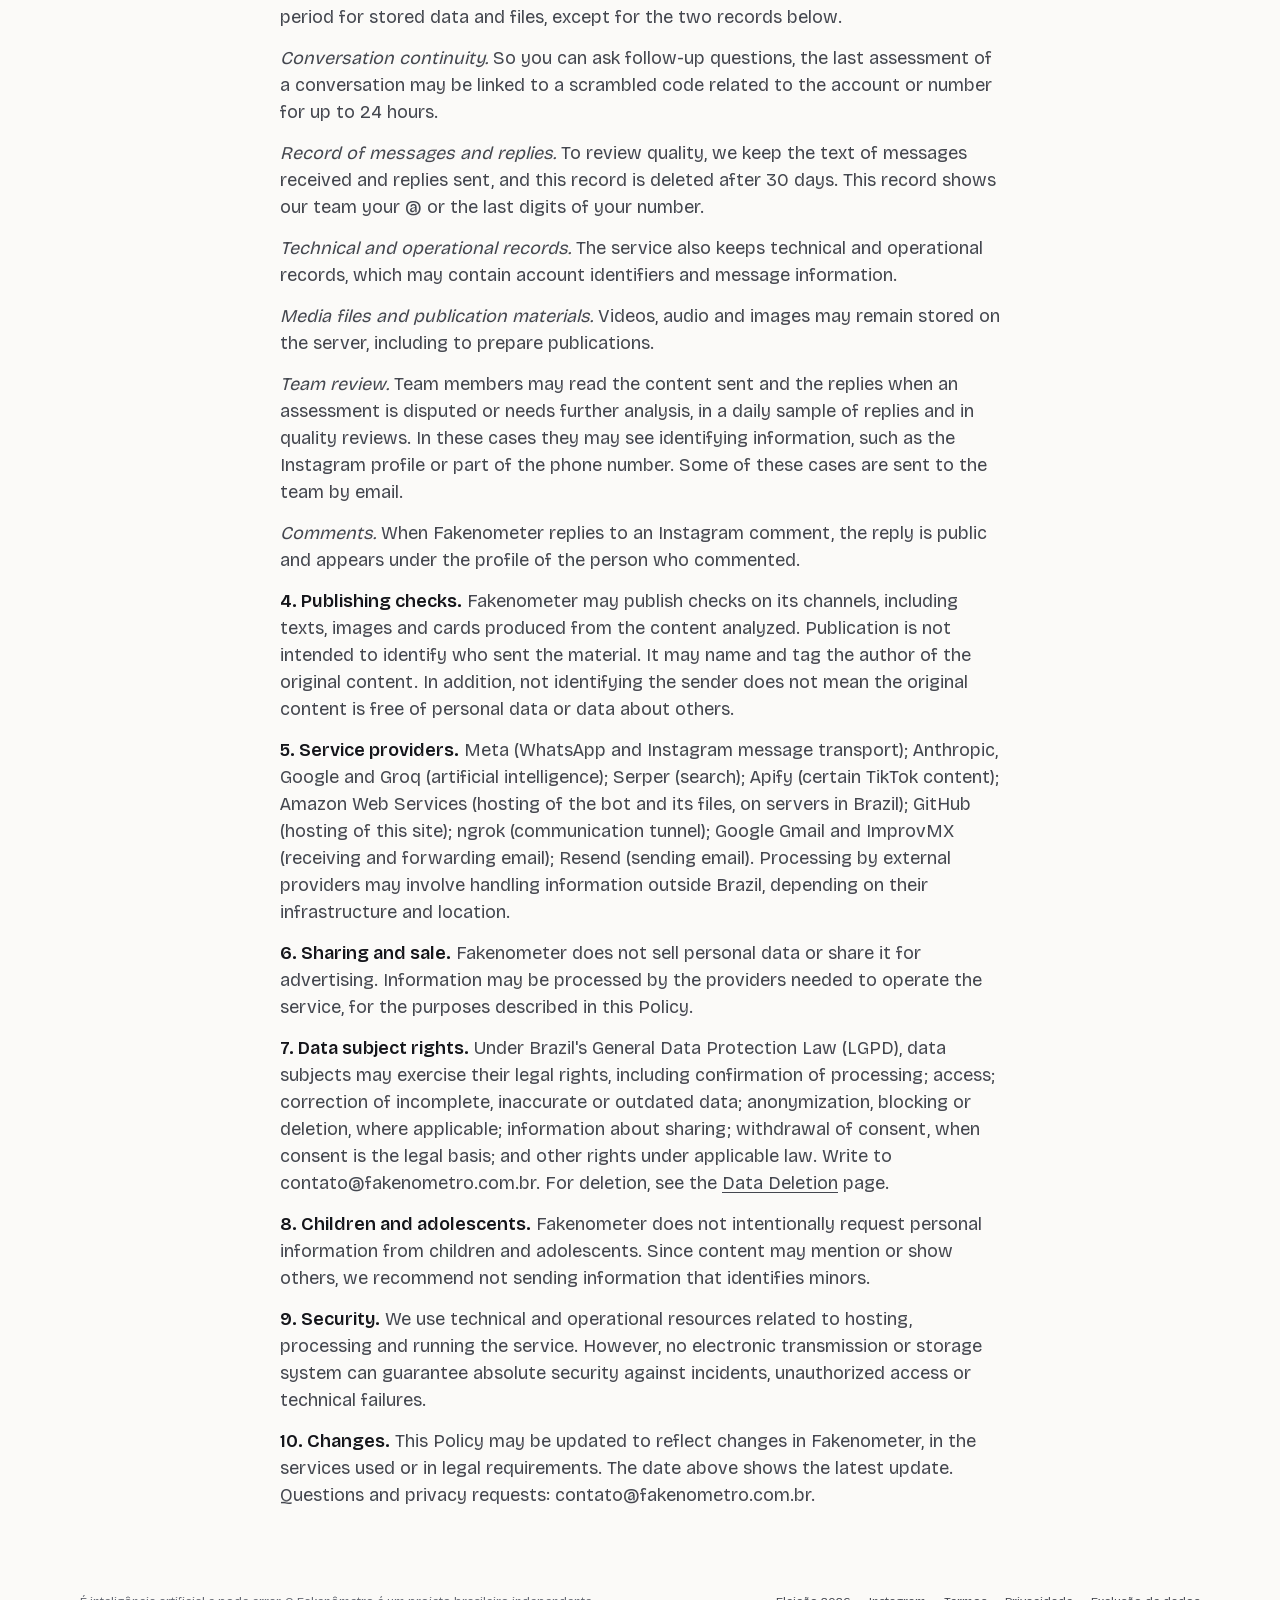
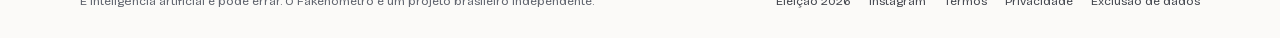
<file: privacidade.html>
<!doctype html>
<html lang="pt-BR"><head><meta charset="utf-8">
<meta name="viewport" content="width=device-width,initial-scale=1">
<meta name="color-scheme" content="light only">
<title>Fakenômetro · Privacidade</title>
<meta name="facebook-domain-verification" content="pnf70wn1ixz6p786dz6t7g1vquiz16">
<meta name="description" content="Privacidade">
<meta property="og:title" content="Fakenômetro · Privacidade"><meta property="og:description" content="Privacidade">
<meta property="og:image" content="https://fakenometro.com.br/marca/capa.png">
<link rel="icon" href="/marca/icone-192.png"><link rel="apple-touch-icon" href="/marca/icone-192.png">
<script>document.documentElement.classList.add("js")</script>
<link rel="stylesheet" href="/marca/fontes/fontes.css">
<link rel="stylesheet" href="/estilo.css">
<script src="/site.js" defer></script>
</head><body>
<header class="topo"><a class="marca" href="/"><img src="/marca/termometro.png" alt="" width="42" height="24">Fakenômetro</a>
<nav class="menu" aria-label="Seções">
<a href="/">Início</a><a href="/manifesto">Manifesto</a><a href="/golpes/">Golpes</a><a href="/termometro/">Termômetro</a><a href="/numeros/">Números</a><a href="/parceiros/">Parceiros</a><a href="/contato/">Contato</a>
</nav></header>
<main class="miolo legal" style="max-width:760px;padding-top:40px;padding-bottom:40px">
<h1>Política de Privacidade do Fakenômetro</h1>
<p style="font-style:italic">Atualizada em 2 de novembro de 2026.</p>
<p>Esta Política explica quais informações são tratadas pelo Fakenômetro, como são utilizadas, onde podem ser processadas e quais são os direitos das pessoas envolvidas. O Fakenômetro está presente nos perfis @fakenometro e @fakenometer no Instagram e no WhatsApp +55 11 92533-8619.</p>
<h3>1. Quem é responsável pelo tratamento dos dados</h3>
<p>Heppa Holding Participações Ltda., CNPJ 64.540.459/0001-60. Contato para assuntos relacionados à privacidade: contato@fakenometro.com.br.</p>
<h3>2. Quais informações são tratadas</h3>
<p>Para realizar as checagens e responder às solicitações, o Fakenômetro pode tratar:</p>
<ul><li>Conteúdos enviados pelos usuários: textos, links, imagens, vídeos, áudios, Reels e mensagens;</li><li>Número de telefone do WhatsApp;</li><li>Identificador da conta no Instagram (@ e outros identificadores técnicos);</li><li>Endereço de e-mail;</li><li>Identificadores presentes nos registros de comentários;</li><li>Informações presentes nos registros técnicos do servidor;</li><li>Identificador da conta e conteúdo da mensagem associados a novas tentativas de processamento;</li><li>Imagens e outros materiais utilizados na preparação de publicações e atividades de curadoria.</li></ul>
<p>O conteúdo enviado pode conter informações pessoais ou dados sensíveis, inclusive informações sobre saúde, religião ou opiniões políticas, tanto do remetente quanto de outras pessoas mencionadas no material. O Fakenômetro não solicita intencionalmente essas informações para realizar uma checagem, mas elas podem estar presentes no conteúdo recebido.</p>
<h3>3. Como utilizamos as informações</h3>
<p><i>Análise dos conteúdos.</i> Os conteúdos recebidos são processados por serviços de inteligência artificial, incluindo Anthropic, Google e Groq. O sistema não envia intencionalmente o identificador da conta ou o número de telefone como parte da solicitação de análise. Entretanto, informações que identifiquem pessoas podem estar presentes no próprio texto, imagem, vídeo ou áudio encaminhado. Para localizar e consultar fontes, também utilizamos serviços de busca e leitura de links, incluindo Serper e Apify, este último para determinados conteúdos do TikTok. Os termos de busca são gerados a partir do conteúdo recebido. Procuramos retirar CPF e CNPJ antes da busca, mas nomes e outras informações podem ser enviados a esses serviços.</p>
<p><i>Armazenamento e reaproveitamento das avaliações.</i> Os resultados das avaliações são reaproveitados por até 30 dias quando outro usuário encaminhar o mesmo conteúdo. Não há, hoje, prazo automático de exclusão dos dados e arquivos armazenados, salvo os dois registros indicados a seguir.</p>
<p><i>Continuidade das conversas.</i> Para permitir perguntas complementares sobre uma checagem, a última avaliação da conversa pode ser associada a um código embaralhado relacionado à conta ou ao número do usuário por até 24 horas.</p>
<p><i>Registro de mensagens e respostas.</i> Para revisar a qualidade, guardamos o texto das mensagens recebidas e das respostas enviadas, e esse registro é apagado depois de 30 dias. Esse registro mostra à nossa equipe o seu @ ou o final do seu número.</p>
<p><i>Registros técnicos e operacionais.</i> O serviço também mantém registros técnicos e operacionais, que podem conter identificadores de contas e informações de mensagens.</p>
<p><i>Arquivos de mídia e materiais de publicação.</i> Vídeos, áudios e imagens podem permanecer armazenados no servidor, inclusive para a preparação de publicações.</p>
<p><i>Revisão pela equipe.</i> Integrantes da equipe podem ler o conteúdo encaminhado e as respostas quando uma avaliação é contestada ou precisa de análise adicional, em uma amostra diária de respostas e na revisão de qualidade. Nesses casos, podem ver informações de identificação, como o perfil do Instagram ou parte do número de telefone. Parte desses casos é enviada à equipe por e-mail.</p>
<p><i>Comentários.</i> Quando o Fakenômetro responde a um comentário no Instagram, a resposta é pública e aparece sob o perfil de quem comentou.</p>
<h3>4. Publicação das checagens</h3>
<p>O Fakenômetro poderá divulgar checagens em seus canais de comunicação, incluindo textos, imagens e cards produzidos a partir dos conteúdos analisados. A publicação não tem como finalidade identificar quem encaminhou o material. Ela pode indicar e marcar o autor do conteúdo original. Além disso, a ausência de identificação do remetente não significa que o conteúdo original esteja necessariamente livre de dados pessoais ou de terceiros.</p>
<h3>5. Fornecedores e serviços utilizados</h3>
<p>O funcionamento do Fakenômetro depende de serviços externos, incluindo:</p>
<ul><li>Meta: transporte das mensagens pelo WhatsApp e Instagram;</li><li>Anthropic, Google e Groq: processamento de inteligência artificial;</li><li>Serper: serviços de busca;</li><li>Apify: processamento de determinados conteúdos do TikTok;</li><li>Amazon Web Services (AWS): hospedagem do robô e de seus arquivos, em servidores localizados no Brasil;</li><li>GitHub: hospedagem deste site;</li><li>ngrok: túnel de comunicação utilizado pelo sistema;</li><li>Google (Gmail) e ImprovMX: recebimento e encaminhamento de e-mails;</li><li>Resend: envio de e-mails.</li></ul>
<p>O processamento por fornecedores externos pode envolver o tratamento de informações fora do Brasil, conforme a infraestrutura e a localização dos serviços utilizados.</p>
<h3>6. Compartilhamento e comercialização</h3>
<p>O Fakenômetro não vende dados pessoais nem os compartilha para fins de publicidade. As informações podem ser processadas pelos fornecedores necessários à operação do serviço, conforme as finalidades descritas nesta Política.</p>
<h3>7. Direitos dos titulares</h3>
<p>Nos termos da Lei Geral de Proteção de Dados (LGPD), os titulares podem exercer os direitos previstos na legislação, incluindo:</p>
<ul><li>Confirmação da existência de tratamento;</li><li>Acesso aos dados pessoais;</li><li>Correção de informações incompletas, inexatas ou desatualizadas;</li><li>Solicitação de anonimização, bloqueio ou eliminação de dados, quando cabível;</li><li>Informações sobre compartilhamento de dados;</li><li>Revogação do consentimento, quando essa for a base legal utilizada;</li><li>Demais direitos previstos na legislação aplicável.</li></ul>
<p>Para encaminhar solicitações, entre em contato pelo endereço contato@fakenometro.com.br. Sobre exclusão, veja a página de <a href="/exclusao-de-dados">Exclusão de dados</a>.</p>
<h3>8. Crianças e adolescentes</h3>
<p>O Fakenômetro não solicita intencionalmente informações pessoais de crianças e adolescentes. Como conteúdos encaminhados podem mencionar ou retratar terceiros, recomendamos evitar o envio de informações que identifiquem menores de idade.</p>
<h3>9. Segurança das informações</h3>
<p>Adotamos recursos técnicos e operacionais relacionados à hospedagem, processamento e funcionamento do serviço. Entretanto, nenhum sistema de transmissão ou armazenamento eletrônico pode garantir segurança absoluta contra incidentes, acessos não autorizados ou falhas técnicas.</p>
<h3>10. Alterações desta Política</h3>
<p>Esta Política poderá ser atualizada para refletir mudanças no funcionamento do Fakenômetro, nos serviços utilizados ou nas exigências legais. A data indicada no início do documento corresponde à última atualização. Dúvidas e solicitações relacionadas à privacidade: contato@fakenometro.com.br.</p>
<hr>
<h1>Privacy Policy</h1>
<p style="font-style:italic">Updated November 2, 2026.</p>
<p>This Policy explains what information Fakenometer processes, how it is used, where it may be processed and what rights people have. Fakenometer operates through the @fakenometro and @fakenometer Instagram profiles and through WhatsApp at +55 11 92533-8619.</p>
<p><b>1. Who is responsible.</b> Heppa Holding Participações Ltda., Brazilian company registration (CNPJ) 64.540.459/0001-60. Privacy contact: contato@fakenometro.com.br.</p>
<p><b>2. What information is processed.</b> Content sent by users (texts, links, images, videos, audio, Reels and messages); WhatsApp phone number; Instagram account identifier (handle and other technical identifiers); email address; identifiers in comment records; information in technical server records; account identifier and message content linked to new processing attempts; and images and other materials used to prepare publications and curation. Content may include personal or sensitive data, such as health, religion or political opinions, about the sender or others. Fakenometer does not intentionally request this information, but it may be present in the content received.</p>
<p><b>3. How information is used.</b></p>
<p><i>Analysis.</i> Content is processed by artificial intelligence services, including Anthropic, Google and Groq. The system does not intentionally send the account identifier or phone number as part of the analysis request, but identifying information may be present in the content itself. We also use search and link-reading services, including Serper, and Apify for certain TikTok content. Search terms are generated from the content received. We try to remove Brazilian tax IDs (CPF and CNPJ) before searching, but names and other information may be sent to these services.</p>
<p><i>Storage and reuse of assessments.</i> Assessment results are reused for up to 30 days when another user sends the same content. There is currently no automatic deletion period for stored data and files, except for the two records below.</p>
<p><i>Conversation continuity.</i> So you can ask follow-up questions, the last assessment of a conversation may be linked to a scrambled code related to the account or number for up to 24 hours.</p>
<p><i>Record of messages and replies.</i> To review quality, we keep the text of messages received and replies sent, and this record is deleted after 30 days. This record shows our team your @ or the last digits of your number.</p>
<p><i>Technical and operational records.</i> The service also keeps technical and operational records, which may contain account identifiers and message information.</p>
<p><i>Media files and publication materials.</i> Videos, audio and images may remain stored on the server, including to prepare publications.</p>
<p><i>Team review.</i> Team members may read the content sent and the replies when an assessment is disputed or needs further analysis, in a daily sample of replies and in quality reviews. In these cases they may see identifying information, such as the Instagram profile or part of the phone number. Some of these cases are sent to the team by email.</p>
<p><i>Comments.</i> When Fakenometer replies to an Instagram comment, the reply is public and appears under the profile of the person who commented.</p>
<p><b>4. Publishing checks.</b> Fakenometer may publish checks on its channels, including texts, images and cards produced from the content analyzed. Publication is not intended to identify who sent the material. It may name and tag the author of the original content. In addition, not identifying the sender does not mean the original content is free of personal data or data about others.</p>
<p><b>5. Service providers.</b> Meta (WhatsApp and Instagram message transport); Anthropic, Google and Groq (artificial intelligence); Serper (search); Apify (certain TikTok content); Amazon Web Services (hosting of the bot and its files, on servers in Brazil); GitHub (hosting of this site); ngrok (communication tunnel); Google Gmail and ImprovMX (receiving and forwarding email); Resend (sending email). Processing by external providers may involve handling information outside Brazil, depending on their infrastructure and location.</p>
<p><b>6. Sharing and sale.</b> Fakenometer does not sell personal data or share it for advertising. Information may be processed by the providers needed to operate the service, for the purposes described in this Policy.</p>
<p><b>7. Data subject rights.</b> Under Brazil's General Data Protection Law (LGPD), data subjects may exercise their legal rights, including confirmation of processing; access; correction of incomplete, inaccurate or outdated data; anonymization, blocking or deletion, where applicable; information about sharing; withdrawal of consent, when consent is the legal basis; and other rights under applicable law. Write to contato@fakenometro.com.br. For deletion, see the <a href="/exclusao-de-dados">Data Deletion</a> page.</p>
<p><b>8. Children and adolescents.</b> Fakenometer does not intentionally request personal information from children and adolescents. Since content may mention or show others, we recommend not sending information that identifies minors.</p>
<p><b>9. Security.</b> We use technical and operational resources related to hosting, processing and running the service. However, no electronic transmission or storage system can guarantee absolute security against incidents, unauthorized access or technical failures.</p>
<p><b>10. Changes.</b> This Policy may be updated to reflect changes in Fakenometer, in the services used or in legal requirements. The date above shows the latest update. Questions and privacy requests: contato@fakenometro.com.br.</p>
</main><footer id="contato"><div class="miolo"><p>É inteligência artificial e pode errar. O Fakenômetro é um projeto brasileiro independente.</p>
<p><a href="/debate/">Eleição 2026</a><a href="https://www.instagram.com/fakenometro/">Instagram</a><a href="/termos">Termos</a><a href="/privacidade">Privacidade</a><a href="/exclusao-de-dados">Exclusão de dados</a></p></div></footer></body></html>
</file>
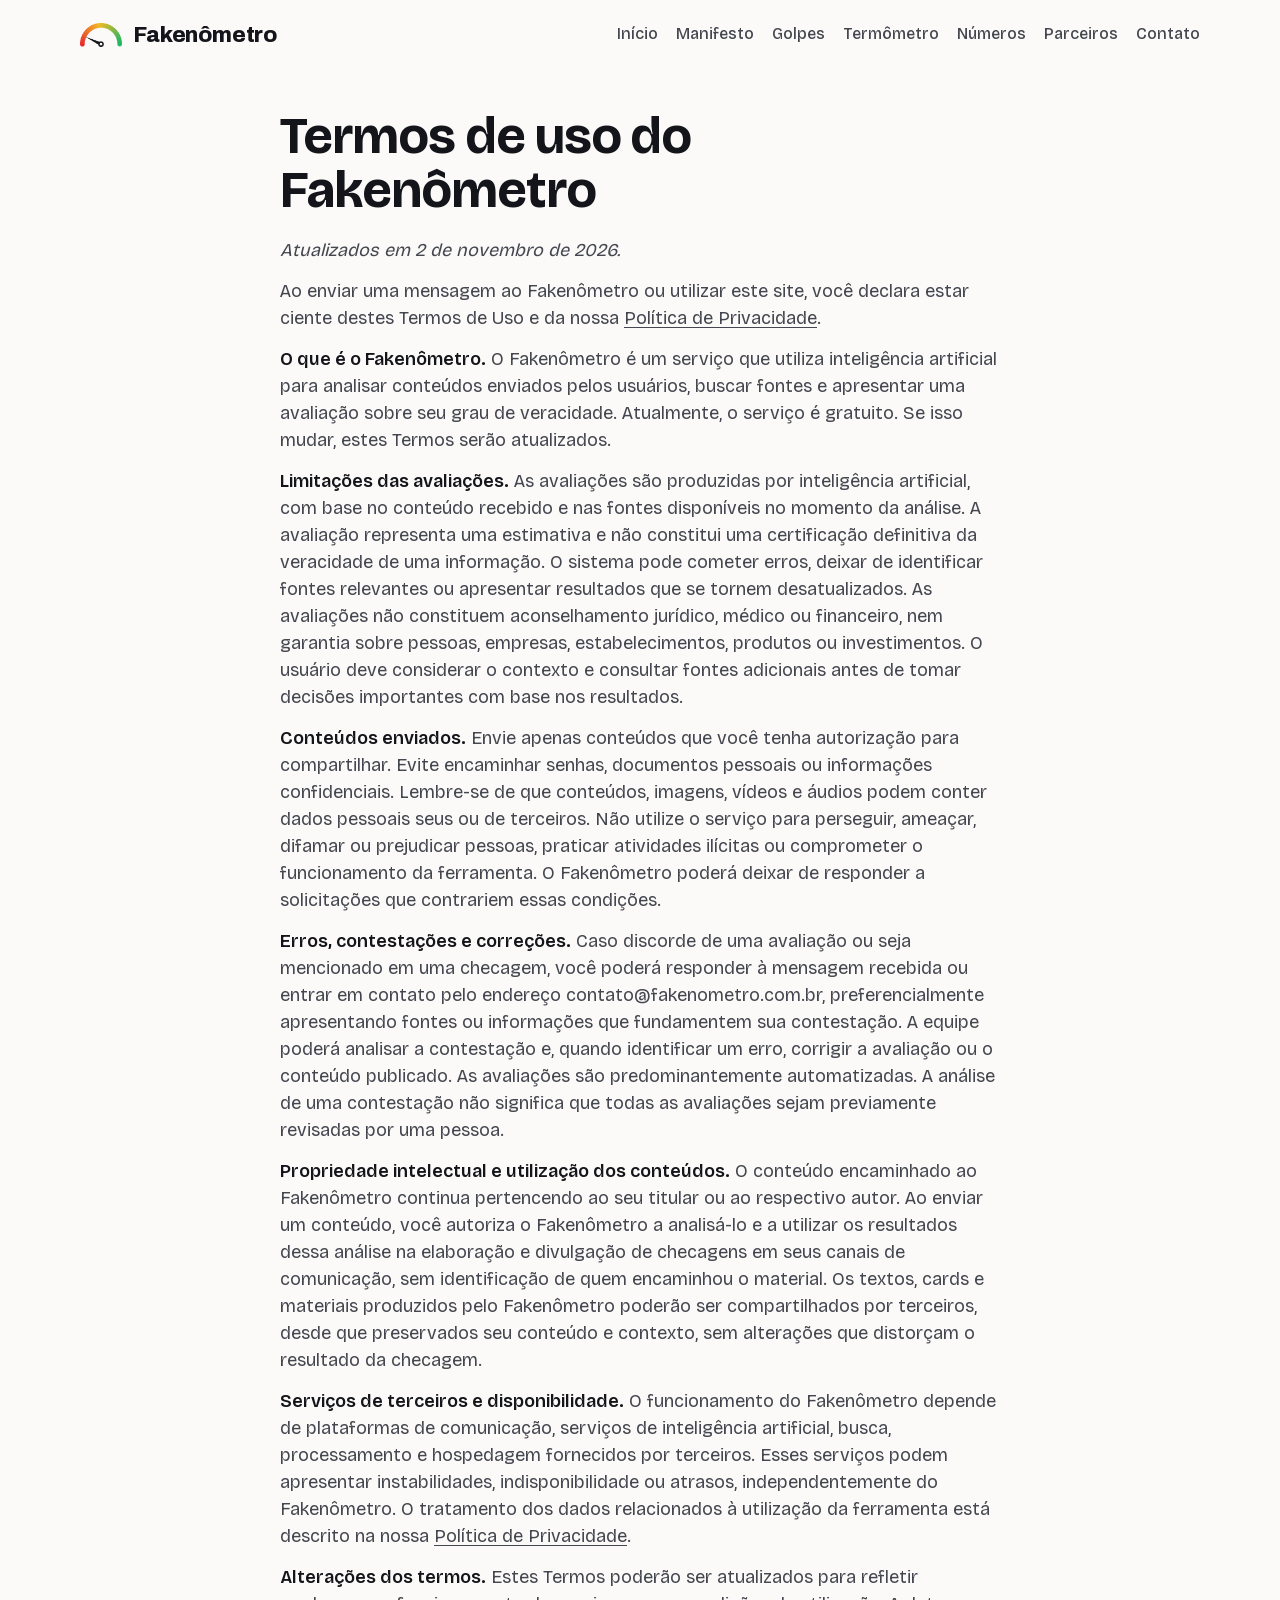
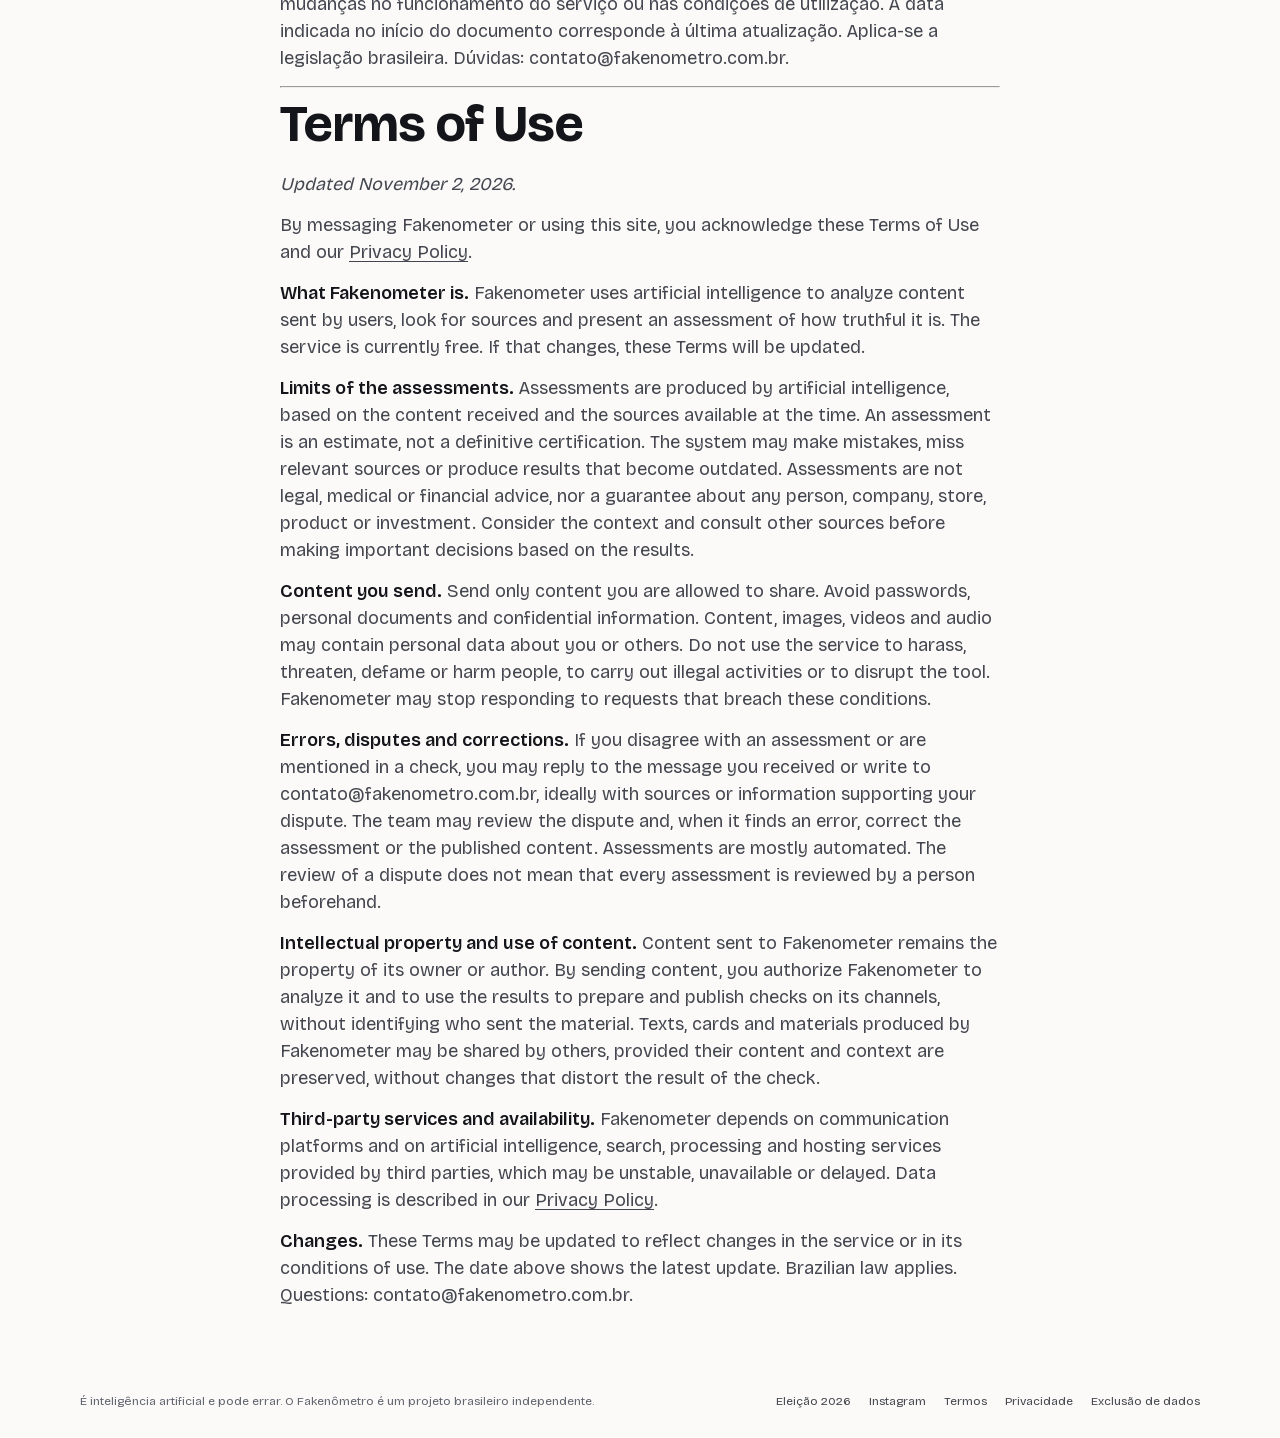
<file: termos.html>
<!doctype html>
<html lang="pt-BR"><head><meta charset="utf-8">
<meta name="viewport" content="width=device-width,initial-scale=1">
<meta name="color-scheme" content="light only">
<title>Fakenômetro · Termos de uso</title>
<meta name="facebook-domain-verification" content="pnf70wn1ixz6p786dz6t7g1vquiz16">
<meta name="description" content="Termos de uso">
<meta property="og:title" content="Fakenômetro · Termos de uso"><meta property="og:description" content="Termos de uso">
<meta property="og:image" content="https://fakenometro.com.br/marca/capa.png">
<link rel="icon" href="/marca/icone-192.png"><link rel="apple-touch-icon" href="/marca/icone-192.png">
<script>document.documentElement.classList.add("js")</script>
<link rel="stylesheet" href="/marca/fontes/fontes.css">
<link rel="stylesheet" href="/estilo.css">
<script src="/site.js" defer></script>
</head><body>
<header class="topo"><a class="marca" href="/"><img src="/marca/termometro.png" alt="" width="42" height="24">Fakenômetro</a>
<nav class="menu" aria-label="Seções">
<a href="/">Início</a><a href="/manifesto">Manifesto</a><a href="/golpes/">Golpes</a><a href="/termometro/">Termômetro</a><a href="/numeros/">Números</a><a href="/parceiros/">Parceiros</a><a href="/contato/">Contato</a>
</nav></header>
<main class="miolo legal" style="max-width:760px;padding-top:40px;padding-bottom:40px">
<h1>Termos de uso do Fakenômetro</h1>
<p style="font-style:italic">Atualizados em 2 de novembro de 2026.</p>
<p>Ao enviar uma mensagem ao Fakenômetro ou utilizar este site, você declara estar ciente destes Termos de Uso e da nossa <a href="/privacidade">Política de Privacidade</a>.</p>
<p><b>O que é o Fakenômetro.</b> O Fakenômetro é um serviço que utiliza inteligência artificial para analisar conteúdos enviados pelos usuários, buscar fontes e apresentar uma avaliação sobre seu grau de veracidade. Atualmente, o serviço é gratuito. Se isso mudar, estes Termos serão atualizados.</p>
<p><b>Limitações das avaliações.</b> As avaliações são produzidas por inteligência artificial, com base no conteúdo recebido e nas fontes disponíveis no momento da análise. A avaliação representa uma estimativa e não constitui uma certificação definitiva da veracidade de uma informação. O sistema pode cometer erros, deixar de identificar fontes relevantes ou apresentar resultados que se tornem desatualizados. As avaliações não constituem aconselhamento jurídico, médico ou financeiro, nem garantia sobre pessoas, empresas, estabelecimentos, produtos ou investimentos. O usuário deve considerar o contexto e consultar fontes adicionais antes de tomar decisões importantes com base nos resultados.</p>
<p><b>Conteúdos enviados.</b> Envie apenas conteúdos que você tenha autorização para compartilhar. Evite encaminhar senhas, documentos pessoais ou informações confidenciais. Lembre-se de que conteúdos, imagens, vídeos e áudios podem conter dados pessoais seus ou de terceiros. Não utilize o serviço para perseguir, ameaçar, difamar ou prejudicar pessoas, praticar atividades ilícitas ou comprometer o funcionamento da ferramenta. O Fakenômetro poderá deixar de responder a solicitações que contrariem essas condições.</p>
<p><b>Erros, contestações e correções.</b> Caso discorde de uma avaliação ou seja mencionado em uma checagem, você poderá responder à mensagem recebida ou entrar em contato pelo endereço contato@fakenometro.com.br, preferencialmente apresentando fontes ou informações que fundamentem sua contestação. A equipe poderá analisar a contestação e, quando identificar um erro, corrigir a avaliação ou o conteúdo publicado. As avaliações são predominantemente automatizadas. A análise de uma contestação não significa que todas as avaliações sejam previamente revisadas por uma pessoa.</p>
<p><b>Propriedade intelectual e utilização dos conteúdos.</b> O conteúdo encaminhado ao Fakenômetro continua pertencendo ao seu titular ou ao respectivo autor. Ao enviar um conteúdo, você autoriza o Fakenômetro a analisá-lo e a utilizar os resultados dessa análise na elaboração e divulgação de checagens em seus canais de comunicação, sem identificação de quem encaminhou o material. Os textos, cards e materiais produzidos pelo Fakenômetro poderão ser compartilhados por terceiros, desde que preservados seu conteúdo e contexto, sem alterações que distorçam o resultado da checagem.</p>
<p><b>Serviços de terceiros e disponibilidade.</b> O funcionamento do Fakenômetro depende de plataformas de comunicação, serviços de inteligência artificial, busca, processamento e hospedagem fornecidos por terceiros. Esses serviços podem apresentar instabilidades, indisponibilidade ou atrasos, independentemente do Fakenômetro. O tratamento dos dados relacionados à utilização da ferramenta está descrito na nossa <a href="/privacidade">Política de Privacidade</a>.</p>
<p><b>Alterações dos termos.</b> Estes Termos poderão ser atualizados para refletir mudanças no funcionamento do serviço ou nas condições de utilização. A data indicada no início do documento corresponde à última atualização. Aplica-se a legislação brasileira. Dúvidas: contato@fakenometro.com.br.</p>
<hr>
<h1>Terms of Use</h1>
<p style="font-style:italic">Updated November 2, 2026.</p>
<p>By messaging Fakenometer or using this site, you acknowledge these Terms of Use and our <a href="/privacidade">Privacy Policy</a>.</p>
<p><b>What Fakenometer is.</b> Fakenometer uses artificial intelligence to analyze content sent by users, look for sources and present an assessment of how truthful it is. The service is currently free. If that changes, these Terms will be updated.</p>
<p><b>Limits of the assessments.</b> Assessments are produced by artificial intelligence, based on the content received and the sources available at the time. An assessment is an estimate, not a definitive certification. The system may make mistakes, miss relevant sources or produce results that become outdated. Assessments are not legal, medical or financial advice, nor a guarantee about any person, company, store, product or investment. Consider the context and consult other sources before making important decisions based on the results.</p>
<p><b>Content you send.</b> Send only content you are allowed to share. Avoid passwords, personal documents and confidential information. Content, images, videos and audio may contain personal data about you or others. Do not use the service to harass, threaten, defame or harm people, to carry out illegal activities or to disrupt the tool. Fakenometer may stop responding to requests that breach these conditions.</p>
<p><b>Errors, disputes and corrections.</b> If you disagree with an assessment or are mentioned in a check, you may reply to the message you received or write to contato@fakenometro.com.br, ideally with sources or information supporting your dispute. The team may review the dispute and, when it finds an error, correct the assessment or the published content. Assessments are mostly automated. The review of a dispute does not mean that every assessment is reviewed by a person beforehand.</p>
<p><b>Intellectual property and use of content.</b> Content sent to Fakenometer remains the property of its owner or author. By sending content, you authorize Fakenometer to analyze it and to use the results to prepare and publish checks on its channels, without identifying who sent the material. Texts, cards and materials produced by Fakenometer may be shared by others, provided their content and context are preserved, without changes that distort the result of the check.</p>
<p><b>Third-party services and availability.</b> Fakenometer depends on communication platforms and on artificial intelligence, search, processing and hosting services provided by third parties, which may be unstable, unavailable or delayed. Data processing is described in our <a href="/privacidade">Privacy Policy</a>.</p>
<p><b>Changes.</b> These Terms may be updated to reflect changes in the service or in its conditions of use. The date above shows the latest update. Brazilian law applies. Questions: contato@fakenometro.com.br.</p>
</main><footer id="contato"><div class="miolo"><p>É inteligência artificial e pode errar. O Fakenômetro é um projeto brasileiro independente.</p>
<p><a href="/debate/">Eleição 2026</a><a href="https://www.instagram.com/fakenometro/">Instagram</a><a href="/termos">Termos</a><a href="/privacidade">Privacidade</a><a href="/exclusao-de-dados">Exclusão de dados</a></p></div></footer></body></html>
</file>
<file: marca/fontes/fontes.css>
/* Fontes servidas pelo próprio site (19/11/2026), copiadas do Google Fonts (licenças OFL/Apache). */
/* Archivo 800 latin-ext */
@font-face {
  font-family: 'Archivo';
  font-style: normal;
  font-weight: 800;
  font-stretch: 100%;
  font-display: swap;
  src: url(archivo-800-latin-ext.woff2) format('woff2');
  unicode-range: U+0100-02BA, U+02BD-02C5, U+02C7-02CC, U+02CE-02D7, U+02DD-02FF, U+0304, U+0308, U+0329, U+1D00-1DBF, U+1E00-1E9F, U+1EF2-1EFF, U+2020, U+20A0-20AB, U+20AD-20C4, U+2113, U+2C60-2C7F, U+A720-A7FF;
}
/* Archivo 800 latin */
@font-face {
  font-family: 'Archivo';
  font-style: normal;
  font-weight: 800;
  font-stretch: 100%;
  font-display: swap;
  src: url(archivo-800-latin.woff2) format('woff2');
  unicode-range: U+0000-00FF, U+0131, U+0152-0153, U+02BB-02BC, U+02C6, U+02DA, U+02DC, U+0304, U+0308, U+0329, U+2000-206F, U+20AC, U+2122, U+2191, U+2193, U+2212, U+2215, U+FEFF, U+FFFD;
}
/* Bricolage Grotesque 400 latin-ext */
@font-face {
  font-family: 'Bricolage Grotesque';
  font-style: normal;
  font-weight: 400;
  font-stretch: 100%;
  font-display: swap;
  src: url(bricolage-grotesque-400-latin-ext.woff2) format('woff2');
  unicode-range: U+0100-02BA, U+02BD-02C5, U+02C7-02CC, U+02CE-02D7, U+02DD-02FF, U+0304, U+0308, U+0329, U+1D00-1DBF, U+1E00-1E9F, U+1EF2-1EFF, U+2020, U+20A0-20AB, U+20AD-20C4, U+2113, U+2C60-2C7F, U+A720-A7FF;
}
/* Bricolage Grotesque 400 latin */
@font-face {
  font-family: 'Bricolage Grotesque';
  font-style: normal;
  font-weight: 400;
  font-stretch: 100%;
  font-display: swap;
  src: url(bricolage-grotesque-400-latin.woff2) format('woff2');
  unicode-range: U+0000-00FF, U+0131, U+0152-0153, U+02BB-02BC, U+02C6, U+02DA, U+02DC, U+0304, U+0308, U+0329, U+2000-206F, U+20AC, U+2122, U+2191, U+2193, U+2212, U+2215, U+FEFF, U+FFFD;
}
/* Bricolage Grotesque 500 latin-ext */
@font-face {
  font-family: 'Bricolage Grotesque';
  font-style: normal;
  font-weight: 500;
  font-stretch: 100%;
  font-display: swap;
  src: url(bricolage-grotesque-400-latin-ext.woff2) format('woff2');
  unicode-range: U+0100-02BA, U+02BD-02C5, U+02C7-02CC, U+02CE-02D7, U+02DD-02FF, U+0304, U+0308, U+0329, U+1D00-1DBF, U+1E00-1E9F, U+1EF2-1EFF, U+2020, U+20A0-20AB, U+20AD-20C4, U+2113, U+2C60-2C7F, U+A720-A7FF;
}
/* Bricolage Grotesque 500 latin */
@font-face {
  font-family: 'Bricolage Grotesque';
  font-style: normal;
  font-weight: 500;
  font-stretch: 100%;
  font-display: swap;
  src: url(bricolage-grotesque-400-latin.woff2) format('woff2');
  unicode-range: U+0000-00FF, U+0131, U+0152-0153, U+02BB-02BC, U+02C6, U+02DA, U+02DC, U+0304, U+0308, U+0329, U+2000-206F, U+20AC, U+2122, U+2191, U+2193, U+2212, U+2215, U+FEFF, U+FFFD;
}
/* Bricolage Grotesque 600 latin-ext */
@font-face {
  font-family: 'Bricolage Grotesque';
  font-style: normal;
  font-weight: 600;
  font-stretch: 100%;
  font-display: swap;
  src: url(bricolage-grotesque-400-latin-ext.woff2) format('woff2');
  unicode-range: U+0100-02BA, U+02BD-02C5, U+02C7-02CC, U+02CE-02D7, U+02DD-02FF, U+0304, U+0308, U+0329, U+1D00-1DBF, U+1E00-1E9F, U+1EF2-1EFF, U+2020, U+20A0-20AB, U+20AD-20C4, U+2113, U+2C60-2C7F, U+A720-A7FF;
}
/* Bricolage Grotesque 600 latin */
@font-face {
  font-family: 'Bricolage Grotesque';
  font-style: normal;
  font-weight: 600;
  font-stretch: 100%;
  font-display: swap;
  src: url(bricolage-grotesque-400-latin.woff2) format('woff2');
  unicode-range: U+0000-00FF, U+0131, U+0152-0153, U+02BB-02BC, U+02C6, U+02DA, U+02DC, U+0304, U+0308, U+0329, U+2000-206F, U+20AC, U+2122, U+2191, U+2193, U+2212, U+2215, U+FEFF, U+FFFD;
}
/* Bricolage Grotesque 700 latin-ext */
@font-face {
  font-family: 'Bricolage Grotesque';
  font-style: normal;
  font-weight: 700;
  font-stretch: 100%;
  font-display: swap;
  src: url(bricolage-grotesque-400-latin-ext.woff2) format('woff2');
  unicode-range: U+0100-02BA, U+02BD-02C5, U+02C7-02CC, U+02CE-02D7, U+02DD-02FF, U+0304, U+0308, U+0329, U+1D00-1DBF, U+1E00-1E9F, U+1EF2-1EFF, U+2020, U+20A0-20AB, U+20AD-20C4, U+2113, U+2C60-2C7F, U+A720-A7FF;
}
/* Bricolage Grotesque 700 latin */
@font-face {
  font-family: 'Bricolage Grotesque';
  font-style: normal;
  font-weight: 700;
  font-stretch: 100%;
  font-display: swap;
  src: url(bricolage-grotesque-400-latin.woff2) format('woff2');
  unicode-range: U+0000-00FF, U+0131, U+0152-0153, U+02BB-02BC, U+02C6, U+02DA, U+02DC, U+0304, U+0308, U+0329, U+2000-206F, U+20AC, U+2122, U+2191, U+2193, U+2212, U+2215, U+FEFF, U+FFFD;
}
/* Special Elite 400 latin-ext */
@font-face {
  font-family: 'Special Elite';
  font-style: normal;
  font-weight: 400;
  font-display: swap;
  src: url(special-elite-400-latin-ext.woff2) format('woff2');
  unicode-range: U+0100-02BA, U+02BD-02C5, U+02C7-02CC, U+02CE-02D7, U+02DD-02FF, U+0304, U+0308, U+0329, U+1D00-1DBF, U+1E00-1E9F, U+1EF2-1EFF, U+2020, U+20A0-20AB, U+20AD-20C4, U+2113, U+2C60-2C7F, U+A720-A7FF;
}
/* Special Elite 400 latin */
@font-face {
  font-family: 'Special Elite';
  font-style: normal;
  font-weight: 400;
  font-display: swap;
  src: url(special-elite-400-latin.woff2) format('woff2');
  unicode-range: U+0000-00FF, U+0131, U+0152-0153, U+02BB-02BC, U+02C6, U+02DA, U+02DC, U+0304, U+0308, U+0329, U+2000-206F, U+20AC, U+2122, U+2191, U+2193, U+2212, U+2215, U+FEFF, U+FFFD;
}
/* Spline Sans Mono 400 latin-ext */
@font-face {
  font-family: 'Spline Sans Mono';
  font-style: normal;
  font-weight: 400;
  font-display: swap;
  src: url(spline-sans-mono-400-latin-ext.woff2) format('woff2');
  unicode-range: U+0100-02BA, U+02BD-02C5, U+02C7-02CC, U+02CE-02D7, U+02DD-02FF, U+0304, U+0308, U+0329, U+1D00-1DBF, U+1E00-1E9F, U+1EF2-1EFF, U+2020, U+20A0-20AB, U+20AD-20C4, U+2113, U+2C60-2C7F, U+A720-A7FF;
}
/* Spline Sans Mono 400 latin */
@font-face {
  font-family: 'Spline Sans Mono';
  font-style: normal;
  font-weight: 400;
  font-display: swap;
  src: url(spline-sans-mono-400-latin.woff2) format('woff2');
  unicode-range: U+0000-00FF, U+0131, U+0152-0153, U+02BB-02BC, U+02C6, U+02DA, U+02DC, U+0304, U+0308, U+0329, U+2000-206F, U+20AC, U+2122, U+2191, U+2193, U+2212, U+2215, U+FEFF, U+FFFD;
}
/* Spline Sans Mono 500 latin-ext */
@font-face {
  font-family: 'Spline Sans Mono';
  font-style: normal;
  font-weight: 500;
  font-display: swap;
  src: url(spline-sans-mono-400-latin-ext.woff2) format('woff2');
  unicode-range: U+0100-02BA, U+02BD-02C5, U+02C7-02CC, U+02CE-02D7, U+02DD-02FF, U+0304, U+0308, U+0329, U+1D00-1DBF, U+1E00-1E9F, U+1EF2-1EFF, U+2020, U+20A0-20AB, U+20AD-20C4, U+2113, U+2C60-2C7F, U+A720-A7FF;
}
/* Spline Sans Mono 500 latin */
@font-face {
  font-family: 'Spline Sans Mono';
  font-style: normal;
  font-weight: 500;
  font-display: swap;
  src: url(spline-sans-mono-400-latin.woff2) format('woff2');
  unicode-range: U+0000-00FF, U+0131, U+0152-0153, U+02BB-02BC, U+02C6, U+02DA, U+02DC, U+0304, U+0308, U+0329, U+2000-206F, U+20AC, U+2122, U+2191, U+2193, U+2212, U+2215, U+FEFF, U+FFFD;
}
</file>
<file: estilo.css>
/* Identidade do deck (Runway amarela), aplicada ao site. Proposta de 17/11 para a Roberta aprovar.
   Fontes: Bricolage Grotesque (texto) e Spline Sans Mono (rótulos). Na prévia vêm do Google Fonts;
   no site no ar devem ser servidas de /marca/fontes, como as de hoje. */
:root{color-scheme:light only;--papel:#FBFAF8;--branco:#FFFFFF;--tinta:#14151A;--corpo:#44474F;--cinza:#8A8E99;--linha:#E7E4DE;--tracejado:#C9C5BD;
--amarelo:#FFE45C;--calmo:#FFF6C7;--neutro:#F1EFEA;--texto:#14151A;--apagado:#8A8E99;--cartao:#FFFFFF;
--termo:linear-gradient(90deg,#D8412F,#E9A23B,#F2D34B,#7FC79A,#2F7D4F);
--sans:'Bricolage Grotesque',-apple-system,"Segoe UI",Roboto,Arial,sans-serif;--mono:'Spline Sans Mono',ui-monospace,Menlo,monospace}
*{box-sizing:border-box}html{-webkit-text-size-adjust:100%;scroll-behavior:smooth}
body{margin:0;background:var(--papel);color:var(--tinta);font:400 18px/1.5 var(--sans);overflow-x:hidden}
a{color:inherit;text-underline-offset:3px;text-decoration-thickness:1px}b,strong{font-weight:600;color:var(--tinta)}
p{margin:0 0 14px}

/* topo: marca à esquerda, menu à direita */
.topo{max-width:1160px;margin:0 auto;padding:18px 20px;display:flex;justify-content:space-between;align-items:center;gap:20px}
.marca{display:flex;align-items:center;gap:11px;font:600 22px var(--sans);letter-spacing:-.01em;text-decoration:none;color:var(--tinta);flex:none}
.marca img{width:36px;height:36px;border-radius:8px;display:block}
.menu{display:flex;flex-wrap:wrap;justify-content:flex-end;gap:4px 18px;font:500 12px var(--mono);letter-spacing:.14em;text-transform:uppercase}
.menu a{text-decoration:none;color:var(--corpo);padding:6px 0;border-bottom:2px solid transparent}
.menu a:hover{color:var(--tinta);border-bottom-color:var(--linha)}
.menu a.ativo{color:var(--tinta);border-bottom-color:var(--amarelo)}
.topo+.regua{max-width:1160px;margin:0 auto;border-top:1.5px solid var(--linha)}

/* tipografia */
h1,h2,h3{font-family:var(--sans);font-weight:700;letter-spacing:-.02em;line-height:1.04;margin:0;color:var(--tinta)}
h1{font-size:clamp(38px,5.2vw,68px);margin-bottom:20px}
h2{font-size:clamp(30px,3.6vw,48px);margin-bottom:16px}
h3{font-size:clamp(20px,2vw,24px);font-weight:600;letter-spacing:-.01em;margin-bottom:8px}
.etiqueta{font:500 12px/1.5 var(--mono);letter-spacing:.18em;text-transform:uppercase;color:var(--cinza);margin:0 0 14px}
.sub{font-size:clamp(18px,1.7vw,21px);line-height:1.5;color:var(--corpo);max-width:640px;margin:0 0 22px}
.mini{font-size:15px;color:var(--corpo)}
.fontes{font:400 12px/1.6 var(--mono);letter-spacing:.04em;color:var(--cinza)}
.fontes a{color:var(--corpo)}
.mao{font:500 12px/1.5 var(--mono);letter-spacing:.16em;text-transform:uppercase;color:var(--corpo);margin:14px 0 0}
.num{font-weight:600;letter-spacing:-.03em;line-height:1}

/* marca-texto amarelo: o único acento */
.mt{background:linear-gradient(transparent 14%,var(--amarelo) 14%,var(--amarelo) 90%,transparent 90%) no-repeat 0 0/100% 100%;padding:0 .1em;-webkit-box-decoration-break:clone;box-decoration-break:clone;color:var(--tinta);transition:background-size .7s cubic-bezier(.2,.7,.2,1)}
.nc{text-decoration:line-through;text-decoration-thickness:.08em;color:var(--corpo)}
.js .mt:not(.vis){background-size:0 100%}

/* movimento */
.sobe{transition:opacity .6s,transform .6s cubic-bezier(.2,.7,.2,1)}.js .sobe:not(.vis){opacity:0;transform:translateY(20px)}
.bate{display:inline-block;transition:transform .28s cubic-bezier(.3,1.6,.5,1),opacity .15s}.js .bate:not(.vis){opacity:0;transform:scale(1.6)}

/* selos */
.selo-f{display:inline-block;font:500 14px/1 var(--mono);letter-spacing:.18em;text-transform:uppercase;color:var(--papel);background:var(--tinta);padding:8px 12px;border-radius:4px}
.selo-g{color:var(--tinta);background:var(--branco);border:1.5px solid var(--tinta)}

/* botões */
.botao{display:inline-block;background:var(--tinta);color:var(--papel);font:500 13px var(--mono);letter-spacing:.14em;text-transform:uppercase;text-decoration:none;padding:14px 20px;margin:4px 8px 4px 0;border:1.5px solid var(--tinta);border-radius:6px;cursor:pointer}
.botao:hover{background:#2A2C33}.botao.sec{background:transparent;color:var(--tinta)}.botao.sec:hover{background:var(--branco)}

/* faixas e miolo */
.faixa{padding:clamp(48px,7vw,96px) 0;border-top:1.5px solid var(--linha)}.faixa.branca{background:var(--branco)}
.miolo{max-width:1160px;margin:0 auto;padding:0 20px}
.f-escura{background:var(--tinta);color:var(--papel)}.f-escura h1,.f-escura h2,.f-escura h3,.f-escura b{color:var(--papel)}.f-escura .etiqueta{color:var(--cinza)}
.f-clara,.f-amarela{background:var(--branco)}

/* capa (o primeiro bloco de cada página) */
.capa{display:grid;grid-template-columns:1.25fr 1fr;gap:64px;max-width:1160px;margin:0 auto;padding:clamp(36px,6vw,80px) 20px clamp(30px,4vw,56px);align-items:center}
.capa h1{font-size:clamp(38px,5vw,64px)}.capa .sub{margin-bottom:10px}
.cx{background:var(--branco);border:1.5px solid var(--linha);border-radius:10px;padding:clamp(18px,2.2vw,30px)}
.cx .etiqueta{margin-bottom:10px}.cx .fontes{margin:0}

/* números grandes */
.grande-n{display:grid;grid-template-columns:repeat(auto-fit,minmax(min(170px,45%),1fr));gap:0 28px}
.grande-n>div{border-top:1.5px solid var(--linha);padding:16px 0 14px}
.grande-n b{display:block;font:600 clamp(32px,3.6vw,46px)/1 var(--sans);letter-spacing:-.03em}
.grande-n span{display:block;font:500 11px/1.5 var(--mono);letter-spacing:.14em;text-transform:uppercase;color:var(--cinza);margin-top:8px}

/* termômetro */
.termo{height:22px;border-radius:11px;background:var(--termo);position:relative;margin:22px 0 8px}
.termo i{position:absolute;top:-8px;bottom:-8px;width:7px;background:var(--tinta);border-radius:4px;transform:translateX(-50%);transition:left .45s cubic-bezier(.3,1.3,.5,1)}
.termo-pontas{display:flex;justify-content:space-between;font:500 11px var(--mono);letter-spacing:.16em;text-transform:uppercase;color:var(--cinza)}
.pontos{display:flex;flex-wrap:wrap;gap:8px;margin:12px 0}
.ponto{font:600 16px/1.15 var(--sans);padding:10px 12px;border:1.5px solid var(--tinta);border-radius:6px;cursor:pointer;background:var(--amarelo);color:var(--tinta);min-width:120px;text-align:left}
.ponto small{font:500 10px var(--mono);letter-spacing:.08em;text-transform:uppercase}
.ponto[data-e=nao]{background:var(--branco);text-decoration:line-through}.ponto[data-e=sem]{background:var(--neutro)}
.cx .pontos{display:grid;grid-template-columns:repeat(6,minmax(0,1fr));gap:6px;margin:0}.cx .ponto{grid-column:span 2;font-size:14px;padding:7px 9px;min-width:0}.cx .ponto:nth-child(n+4){grid-column:span 3}
.cx .mini{margin:10px 0 0}.cx .mini b{color:var(--tinta)}
.cards img{width:100%;height:auto;display:block;border:1.5px solid var(--linha);border-radius:8px}
.cards figure h3{margin:14px 0 6px}.cards figure{font-size:15px;color:var(--corpo)}

/* abas dentro da página */
.abas-p{display:flex;flex-wrap:wrap;gap:4px 22px;max-width:1160px;margin:0 auto;padding:8px 20px 0;border-top:1.5px solid var(--linha);font:500 12px var(--mono);letter-spacing:.14em;text-transform:uppercase}
.abas-p button{font:inherit;letter-spacing:inherit;text-transform:inherit;color:var(--cinza);background:transparent;border:0;border-bottom:3px solid transparent;padding:12px 0;cursor:pointer}
.abas-p button.on{color:var(--tinta);border-color:var(--amarelo)}
[data-aba],.corpo-p{max-width:1160px;margin:0 auto;padding:28px 20px 40px}.js [data-aba][hidden]{display:none}[data-aba] .sub{font-size:17px}
.quatro{display:grid;grid-template-columns:repeat(4,minmax(0,1fr));gap:28px;font-size:16px;color:var(--corpo)}.quatro h3{margin:10px 0 6px}
.passo-n{font:600 26px/1 var(--sans);color:var(--tinta)}

/* quatro provas: a linha que se preenche */
.provas{position:relative;margin-top:34px}
.provas .trilho{position:absolute;left:0;right:0;top:10px;height:3px;background:var(--linha)}
.provas .trilho i{display:block;height:3px;width:0;background:var(--tinta);transition:width 1s ease}
.provas .passos{display:grid;grid-template-columns:repeat(4,minmax(0,1fr));gap:32px;position:relative}
.provas .p{cursor:pointer;opacity:.2;transform:translateY(8px);transition:opacity .55s,transform .55s}
.provas .p.on{opacity:1;transform:none}
.provas .ponto-l{display:block;width:23px;height:23px;border-radius:50%;background:var(--branco);border:3px solid var(--linha);transition:background .4s,border-color .4s;margin-bottom:22px}
.provas .p.on .ponto-l{background:var(--tinta);border-color:var(--tinta)}
.provas .p b{display:block;font:600 14px var(--mono);letter-spacing:.1em;color:var(--cinza)}
.provas .p h3{font-size:clamp(22px,2.2vw,28px);margin:8px 0 8px}
.provas .p span{display:block;font-size:16px;line-height:1.5;color:var(--corpo)}
.provas .depois{border-top:1.5px solid var(--linha);margin-top:30px;padding-top:18px;font-size:17px;color:var(--corpo);opacity:0;transition:opacity .7s}
.provas .depois.on{opacity:1}
.provas .de-novo{margin-top:18px}

/* golpes */
.filtros{display:flex;flex-wrap:wrap;gap:8px;margin:0 0 10px}
.filtros input,.filtros select{font:400 16px var(--sans);padding:12px 14px;border:1.5px solid var(--linha);border-radius:6px;background:var(--branco);color:var(--tinta);max-width:100%}
.filtros input:focus,.filtros select:focus{outline:2px solid var(--tinta);outline-offset:1px}
.filtros input{flex:1;min-width:170px}
.golpe{border:1.5px solid var(--linha);border-radius:10px;background:var(--branco);margin:0 0 10px;overflow:hidden}
.golpe summary{padding:16px 20px;display:flex;justify-content:space-between;gap:16px;align-items:center;cursor:pointer;list-style:none}
.golpe summary::-webkit-details-marker{display:none}
.golpe summary p{margin:0 0 6px;font:500 11px var(--mono);letter-spacing:.14em;text-transform:uppercase;color:var(--cinza)}
.golpe summary h2{margin:0;font-size:clamp(21px,2.2vw,27px)}
.golpe[open] summary,.golpe details[open] summary{border-bottom:1.5px solid var(--linha)}
.golpe .corpo{padding:20px;color:var(--corpo)}.golpe h3{margin:22px 0 10px;font:500 12px var(--mono);letter-spacing:.16em;text-transform:uppercase;color:var(--cinza)}
.golpe .corpo>p:first-child{color:var(--tinta);font-size:22px!important;font-weight:600!important;letter-spacing:-.01em;line-height:1.3}
.sinais{list-style:none;padding:0;margin:0;display:grid;grid-template-columns:repeat(auto-fit,minmax(min(220px,100%),1fr));gap:22px}
.sinais li{border-top:1.5px solid var(--tinta);padding-top:12px;font-size:16px}
.sinais b{display:block;font:600 18px/1.2 var(--sans);margin-bottom:6px}
.sinais i{display:block;font:500 12px var(--mono);letter-spacing:.1em;color:var(--cinza);font-style:normal;margin-bottom:6px}
.fazer{font:600 clamp(20px,2.3vw,26px)/1.3 var(--sans);letter-spacing:-.01em;color:var(--tinta);margin:0 0 10px}
.nao-achou{margin:30px 0 10px;font-size:18px;color:var(--corpo)}

/* números (página) */
.colunas{display:flex;align-items:flex-end;gap:2px;height:120px;border-bottom:1.5px solid var(--tinta);margin-top:14px}
.colunas span{flex:1;background:var(--tinta);min-height:2px;border-radius:2px 2px 0 0;cursor:pointer}.colunas span:hover,.colunas span.aqui{background:var(--amarelo)}
.leitura{font:500 12px var(--mono);letter-spacing:.08em;min-height:22px;margin-top:8px;color:var(--corpo)}
.painel{background:var(--branco);border:1.5px solid var(--linha);border-radius:10px;padding:18px 20px;margin-top:14px}
.eixo{display:flex;justify-content:space-between;font:500 11px var(--mono);letter-spacing:.08em;margin-top:6px;color:var(--cinza)}
table{font-size:15px}th{font:500 11px var(--mono);letter-spacing:.14em;text-transform:uppercase;color:var(--cinza);border-bottom:1.5px solid var(--tinta);padding:8px 6px}td{border-bottom:1.5px solid var(--linha);padding:8px 6px}
.capas-top{display:grid;grid-template-columns:repeat(4,minmax(0,1fr));gap:16px}.capas-top a{display:block;color:inherit;text-decoration:none}.capas-top img{display:block;width:100%;height:auto;aspect-ratio:3/4;object-fit:cover;background:var(--neutro);border-radius:8px}.capas-top span{display:block;font:600 24px var(--sans);letter-spacing:-.02em;margin-top:8px}.capas-top .fontes{grid-column:1/-1;margin:0}

/* debate e laminas */
.carrossel{display:grid;grid-template-columns:repeat(4,minmax(0,1fr));gap:16px}
.reel{display:block;transition:transform .2s;border:1.5px solid var(--linha);border-radius:8px;overflow:hidden}.reel:hover{transform:translateY(-4px)}.reel img{display:block;width:100%;height:auto;aspect-ratio:3/4;object-fit:cover}
.grade{display:grid;grid-template-columns:repeat(auto-fit,minmax(min(280px,100%),1fr));gap:16px}
.lamina{background:var(--branco);color:var(--tinta);border:1.5px solid var(--linha);border-radius:10px;padding:20px;display:flex;flex-direction:column;gap:10px}
.lamina.esc{background:var(--tinta);color:var(--papel);border-color:var(--tinta)}.lamina.esc .mini{color:#C9CBD1}
.lamina .topo-l{display:flex;justify-content:space-between;font:500 11px var(--mono);letter-spacing:.14em;text-transform:uppercase;color:var(--cinza)}
.lamina .topo-l i{font:inherit;font-style:normal}
.lamina .frase-l{font:600 clamp(19px,1.8vw,22px)/1.25 var(--sans);letter-spacing:-.01em}
.lamina .rod-l{margin-top:auto;font:400 11px/1.5 var(--mono);letter-spacing:.04em;color:var(--cinza)}
.lamina .grande-n>div{border-top:0}.lamina .grande-n b{font-size:72px!important}
.lamina.esc .selo-f{background:var(--amarelo);color:var(--tinta)}

/* início */
.letreiro{display:inline-flex;gap:.04em;vertical-align:.02em}.letreiro i{display:inline-block;width:.62em;text-align:center;font-style:normal;background:var(--amarelo);border-radius:.06em;line-height:1.1}
.letreiro-c{display:inline-block;min-width:6.4em}
.contagem{display:grid;grid-template-columns:1fr 1fr;gap:0 26px}
.contagem>div{border-top:1.5px solid var(--linha);padding:16px 0 14px}
.contagem>div:first-child{grid-column:1/-1;border-top:0;padding-top:0}
.contagem b{display:block;font:600 clamp(30px,3.2vw,42px)/1 var(--sans);letter-spacing:-.03em}
.contagem>div:first-child b{font-size:clamp(44px,5vw,64px)}
.contagem>div>span{display:block;font:500 11px/1.5 var(--mono);letter-spacing:.12em;text-transform:uppercase;color:var(--cinza);margin-top:8px}
.como{display:grid;grid-template-columns:1.2fr 1fr;gap:64px;align-items:center}
.passo-c{display:grid;grid-template-columns:56px 1fr;gap:8px;border-top:1.5px solid var(--linha);padding:22px 0}
.passo-c .num{font-size:34px}.passo-c p{margin:0;font-size:19px;color:var(--corpo)}.passo-c p b{display:block;font-size:22px;margin-bottom:6px;letter-spacing:-.01em}
.video-vaga{aspect-ratio:9/18.5;max-height:620px;margin:0 auto;border:1.5px dashed var(--tracejado);border-radius:30px;display:flex;align-items:center;justify-content:center;text-align:center;padding:30px;font:500 12px/1.6 var(--mono);letter-spacing:.14em;text-transform:uppercase;color:var(--cinza);background:var(--branco)}
.canais{display:grid;grid-template-columns:repeat(5,minmax(0,1fr));gap:28px;margin-top:34px}
.canais>div{border-top:1.5px solid var(--tinta);padding-top:16px}.canais>div.depois{border-top-color:var(--tracejado)}
.canais .etiqueta{margin-bottom:8px;color:var(--tinta)}.canais .depois .etiqueta{color:var(--cinza)}
.canais h3{font-size:26px}.canais .depois h3{color:var(--corpo)}
.canais p{font-size:16px;color:var(--corpo);margin:0}
.pessoas{display:grid;grid-template-columns:repeat(3,minmax(0,1fr));gap:20px;margin-top:34px}
.pessoa{background:var(--branco);border:1.5px solid var(--linha);border-radius:10px;padding:26px;display:flex;flex-direction:column}
.pessoa .msg{font:600 21px/1.3 var(--sans);letter-spacing:-.01em;color:var(--tinta);margin:0 0 16px}
.pessoa p{font-size:16px;color:var(--corpo)}
.pessoa a{margin-top:auto;font:500 12px var(--mono);letter-spacing:.14em;text-transform:uppercase;color:var(--tinta);text-decoration:none;border-bottom:2px solid var(--amarelo);align-self:flex-start;padding-bottom:2px}
.debate-p{display:grid;grid-template-columns:auto 1fr;gap:56px;align-items:center;background:var(--calmo);border-radius:10px;padding:clamp(26px,4vw,52px)}
.debate-p .num{color:var(--tinta);margin:0;font-size:clamp(90px,12vw,170px)}
.debate-p h2{font-size:clamp(26px,2.8vw,36px)}.debate-p p{color:var(--corpo);font-size:18px}

/* parceiros */
.tres{display:grid;grid-template-columns:repeat(3,minmax(0,1fr));gap:28px;margin-top:30px}
.tres>div{border-top:1.5px solid var(--tinta);padding-top:16px}.tres p{font-size:16px;color:var(--corpo)}
.etapas{counter-reset:e;display:grid;grid-template-columns:repeat(3,minmax(0,1fr));gap:20px;margin-top:30px}
.etapas>div{background:var(--branco);border:1.5px solid var(--linha);border-radius:10px;padding:24px}.etapas p{font-size:16px;color:var(--corpo);margin:0}
.bloco{background:var(--calmo);border-radius:10px;padding:clamp(22px,3vw,36px)}
.regras-l{list-style:none;padding:0;margin:22px 0 0}.regras-l li{border-top:1.5px solid rgba(20,21,26,.12);padding:14px 0;font-size:18px;color:var(--corpo)}.regras-l b{color:var(--tinta)}

/* páginas legais */
.legal{color:var(--corpo)}.legal h1{font-size:clamp(34px,4.4vw,52px)}.legal h2{font-size:26px;margin-top:36px}.legal h3{font-size:20px;margin-top:24px}.legal li{margin-bottom:6px}

/* rodapé */
footer{border-top:1.5px solid var(--linha);margin-top:20px}
footer .miolo{display:flex;justify-content:space-between;flex-wrap:wrap;gap:10px 30px;padding-top:22px;padding-bottom:28px;font:500 11px/1.6 var(--mono);letter-spacing:.12em;text-transform:uppercase;color:var(--cinza)}
footer p{margin:0}footer a{color:var(--corpo);text-decoration:none;margin-left:18px}footer a:first-child{margin-left:0}footer a:hover{color:var(--tinta)}

@media(max-width:900px){.capa,.como{grid-template-columns:1fr;gap:30px}.quatro,.provas .passos{grid-template-columns:repeat(2,minmax(0,1fr))}.provas .trilho{display:none}.provas .p{opacity:1;transform:none}.canais{grid-template-columns:repeat(2,minmax(0,1fr))}.pessoas,.tres,.etapas{grid-template-columns:1fr}.debate-p{grid-template-columns:1fr;gap:10px}.carrossel,.capas-top{grid-template-columns:repeat(2,minmax(0,1fr))}.video-vaga{max-height:460px}}
@media(max-width:700px){.topo{flex-direction:column;align-items:flex-start;gap:10px}.menu{justify-content:flex-start;flex-wrap:nowrap;overflow-x:auto;max-width:100%;gap:16px;-webkit-overflow-scrolling:touch}.menu a{white-space:nowrap}footer a{margin:0 14px 0 0}}
@media (prefers-reduced-motion:reduce){*{transition:none!important;scroll-behavior:auto!important}.js .sobe,.js .bate{opacity:1!important;transform:none!important}.js .mt{background-size:100% 100%!important}.provas .p{opacity:1!important;transform:none!important}}

/* manifesto: coluna de leitura, destaques em frases inteiras */
.manifesto{max-width:780px;margin:0 auto;padding:clamp(30px,5vw,70px) 20px 80px;font-size:clamp(18px,1.5vw,20px);line-height:1.65;color:var(--corpo)}
.manifesto h1{font-size:clamp(46px,8vw,88px);line-height:.98;margin:0 0 40px}
.manifesto p{margin:0 0 24px}
.g0,.g1,.g2{display:block;font-family:var(--sans);font-weight:700;letter-spacing:-.02em;color:var(--tinta)}
.g0{font-size:clamp(36px,5.6vw,60px);line-height:1.05;margin:52px 0}
.g1,.g2{font-size:clamp(26px,3.4vw,36px);line-height:1.15;margin:34px 0}
.g1{background:linear-gradient(transparent 14%,var(--amarelo) 14%,var(--amarelo) 90%,transparent 90%);display:inline;-webkit-box-decoration-break:clone;box-decoration-break:clone;padding:0 .1em}
.n{font-weight:600;color:var(--tinta)}
.assina{font-style:italic;font-size:16px;margin-top:40px}
.golpe .mao{text-transform:none;letter-spacing:.02em;font-size:14px;color:var(--corpo)}
.canais p,.pessoa p{overflow-wrap:anywhere}

/* Identidade fechada pela Roberta em 19/11/2026 (sessão IDENTIDADE) */
:root{--cinza:#5F636D;--pessego:#FFC9A3;--fake:#E62832;--carimbo:#1C1C1C}
.marca{font:800 22px 'Archivo',var(--sans);letter-spacing:-.01em}
.menu{font:500 16px var(--sans);letter-spacing:0;text-transform:none}
.etiqueta,.fontes,.botao,.selo-f,.grande-n span,.termo-pontas,.golpe summary p,.golpe h3,.sinais i,.eixo,th,.lamina .topo-l,.lamina .rod-l,.contagem>div>span,footer .miolo,.provas .p b,.ponto small{font-size:14px}
.nc{background:linear-gradient(transparent 14%,var(--pessego) 14%,var(--pessego) 90%,transparent 90%);color:var(--tinta);padding:0 .1em;text-decoration:line-through;text-decoration-thickness:.08em;-webkit-box-decoration-break:clone;box-decoration-break:clone}
.ponto[data-e=nao]{background:var(--pessego);text-decoration:line-through}
.mao-img{display:block;width:100%;max-width:360px;height:auto;margin:18px 0 0}
.caiu{background:var(--branco);border:1.5px solid var(--linha);border-radius:8px;padding:14px 16px;margin-top:14px;color:var(--tinta)}
.caiu b{display:block;font:500 14px var(--mono);letter-spacing:.14em;text-transform:uppercase;color:var(--cinza);margin-bottom:6px}
.card-ex{margin:0 auto;max-width:330px}.card-ex img{display:block;width:100%;height:auto;border-radius:14px;border:1.5px solid var(--linha)}
.card-ex figcaption{font:500 14px var(--mono);letter-spacing:.12em;text-transform:uppercase;color:var(--cinza);margin-top:10px;text-align:center}
.lamina .selo-f{font:400 30px/1 'Special Elite',monospace;letter-spacing:.04em;background:none;color:var(--fake);border:3px solid currentColor;border-radius:0;padding:6px 14px}
.lamina.esc .selo-f{background:none;color:var(--fake)}

/* Golpes: lista mais leve, carimbo laranja e sinal de abrir (Roberta, 19/11) */
.golpe summary p{font:400 15px var(--sans);letter-spacing:0;text-transform:none;color:var(--cinza);margin:0 0 4px}
.golpe .dir{display:flex;align-items:center;gap:12px;flex:none}
.carimbo-g{display:inline-block;font:400 18px/1 'Special Elite',monospace;text-transform:uppercase;letter-spacing:.03em;color:#DA5A22;border:3px solid currentColor;padding:5px 10px}
.golpe .abre{width:30px;height:30px;border-radius:50%;border:1.5px solid var(--tinta);display:flex;align-items:center;justify-content:center;font:600 20px/1 var(--sans);transition:transform .2s}
.golpe details[open] .abre{transform:rotate(45deg)}
.dica{font-weight:600;color:var(--tinta);margin:10px 0 0}
/* Golpes: fontes mais discretas dentro do card (Roberta, 19/11: "tá brigando com o resto do texto") */
.golpe .fontes{font:400 14px/1.5 var(--sans);letter-spacing:0;color:#8A8E99;margin-top:18px;padding-top:12px;border-top:1px solid var(--linha)}
.golpe .fontes a{color:#8A8E99;text-decoration-color:#C9C5BD}
/* Logo do topo: só o termômetro, sem o quadrado preto (Roberta, 19/11). O ícone com fundo fica na aba, perfil e WhatsApp. */
.marca img{width:auto;height:24px;border-radius:0}
/* Primeira tela: texto alinhado ao topo do bloco da direita e botões visíveis sem rolar (Roberta, 19/11) */
.capa{align-items:start;padding-top:clamp(24px,3.2vw,44px)}
.capa h1{font-size:clamp(38px,4.6vw,58px)}
/* Quadro dos números mais limpo (Roberta, 19/11: "tá poluído") */
.contagem>div>span{font:400 16px/1.35 var(--sans);letter-spacing:0;text-transform:none;color:var(--cinza);margin-top:6px}
.rod-q{font:400 14px var(--sans);color:#8A8E99;margin:16px 0 0}.rod-q a{color:var(--cinza)}
/* Números: sem as linhas em cima dos números, legendas leves, semanas em gráficos pequenos (Roberta, 19/11) */
.grande-n>div{border-top:0}
.grande-n span{font:400 16px/1.35 var(--sans);letter-spacing:0;text-transform:none;color:var(--cinza);margin-top:6px}
.minis{display:grid;grid-template-columns:repeat(auto-fit,minmax(min(240px,100%),1fr));gap:28px;margin-top:14px}
.minis .tit{font-weight:700;margin:0}.minis .sub,#semanas .sub{font-size:14px;color:#8A8E99;margin:0 0 10px}
.barras{display:flex;gap:8px;align-items:flex-end;height:160px}
.barras .col{flex:1;display:flex;flex-direction:column;align-items:center;justify-content:flex-end;height:100%;min-width:0}
.barras i{display:block;width:100%;background:var(--tinta);border-radius:3px 3px 0 0}
.barras i.and{background:repeating-linear-gradient(135deg,var(--tinta) 0 3px,var(--papel) 3px 6px);border:1.5px solid var(--tinta)}
.barras small{font-size:12px;color:#8A8E99;margin-top:4px;white-space:nowrap}
.barras em{font-style:normal;font-size:13px;font-weight:600;margin-bottom:3px;white-space:nowrap}
/* Painéis dos gráficos no mesmo fundo da página (Roberta, 19/11) */
.painel{background:var(--papel)}
/* Legenda do card centrada de verdade: compensa o espaço que o espaçamento entre letras deixa depois da última letra (Roberta, 19/11) */
.card-ex figcaption{padding-left:.12em}
/* Ajustes pedidos pela Roberta em 19/11, à tarde */
/* Onde a gente está: uma linha contínua só, em vez de um traço por coluna */
.canais{border-top:1.5px solid var(--linha);padding-top:4px}
.canais>div,.canais>div.depois{border-top:0}
/* Para quem é: link sem a linha amarela */
.pessoa a{font:600 16px var(--sans);letter-spacing:0;text-transform:none;border-bottom:0;text-decoration:underline;text-decoration-color:var(--linha);text-underline-offset:4px}
.pessoa a::after{content:" →"}
/* Contadores: largura fixa, o texto em volta não anda enquanto o número sobe */
[data-conta]{font-variant-numeric:tabular-nums}
.debate-p .num{min-width:3ch;text-align:left}
h1 [data-conta]{display:inline-block;min-width:3ch;text-align:right}
/* Ajustes da Roberta, 19/11, fim da tarde */
.nota-t{font:600 19px/1.3 var(--sans);letter-spacing:-.01em;color:var(--tinta);margin:18px 0 0}
.card-ex figcaption{font:400 15px var(--sans);letter-spacing:0;text-transform:none;padding-left:0;color:var(--cinza)}
.nota-cards{max-width:none;margin-top:36px}
#numeros .fontes,.corpo-p#nota,#nota,.painel .fontes,#semanas .fontes,#top .fontes{font:400 13px/1.5 var(--sans);letter-spacing:0;color:#8A8E99}
.pessoa a{text-decoration:none;font-weight:700}
.etapas .etiqueta{font:600 15px var(--sans);letter-spacing:0;text-transform:none;color:var(--cinza);margin-bottom:6px}
.email-c{font:600 clamp(18px,2vw,26px)/1.2 var(--sans);letter-spacing:-.01em;margin:0 0 14px;white-space:nowrap}
@media(max-width:420px){.email-c{font-size:17px}}
/* Ajustes da Roberta, 19/11, noite */
footer .miolo{font:400 15px/1.6 var(--sans);letter-spacing:0;text-transform:none}
.barras i.and{background:var(--papel);border:1.5px solid var(--tinta)}
.nc{text-decoration-thickness:.045em}
.tres{border-top:1.5px solid var(--tinta);padding-top:4px}.tres>div{border-top:0}
.nq{white-space:nowrap}
/* Só no celular (Roberta, 19/11, noite) */
@media(max-width:700px){
.topo{gap:22px}
footer .miolo{font-size:14px}footer a{white-space:nowrap;margin:0 14px 0 0;display:inline-block}
.abas-p{flex-wrap:nowrap;overflow-x:auto;-webkit-overflow-scrolling:touch;gap:18px;font:500 15px var(--sans);letter-spacing:0;text-transform:none;scrollbar-width:none}
.abas-p::-webkit-scrollbar{display:none}
.abas-p button{white-space:nowrap;flex:none}
.botoes{display:grid;grid-template-columns:1fr 1fr;gap:8px;max-width:480px}
.botoes .botao{margin:0!important;padding:14px 8px;letter-spacing:.06em;display:flex;align-items:center;justify-content:center;text-align:center;line-height:1.3}
}
/* Celular: mais ar entre os blocos (Roberta, 19/11, noite: "tudo meio perto demais") */
@media(max-width:700px){
.faixa{padding-block:68px}
.capa{gap:44px;padding-bottom:52px}
.como{gap:44px}
[data-aba],.corpo-p{padding-top:36px;padding-bottom:56px}
h2{margin-bottom:22px}
.etiqueta{margin-bottom:18px}
.sub{margin-bottom:28px}
.pessoas,.tres,.etapas,.canais,.quatro{gap:34px}
.passo-c{padding:28px 0}
.contagem>div{padding:20px 0 18px}
.cx{padding:22px}
.botoes{margin-top:8px}
footer{margin-top:40px}
}
/* Celular: Como funciona alinhado à margem (Roberta, 19/11, noite: "feio a diagramação dessa parte") */
@media(max-width:700px){
.passo-c{display:block}
.passo-c .num{float:left;font:600 22px/1.3 var(--sans);letter-spacing:-.01em;margin-right:10px}
.passo-c p b{font-size:22px;line-height:1.3;margin-bottom:8px}
.passo-c p{font-size:17px}
.como .card-ex{margin:0}.como .card-ex figcaption{text-align:left}
}
/* 19/11 (Roberta): "fonte" fixo com o amarelo entrando ao abrir a página; quadro no formato da versão original, menor */
.capa h1 .mt{transition-duration:.9s;transition-delay:.5s}
.cx .fr{font:600 clamp(22px,2.3vw,28px)/1.25 var(--sans);letter-spacing:-.02em;color:var(--tinta)}
.cx .pq2{font:400 17px/1.4 var(--sans);color:var(--corpo);margin:12px 0 0}
.cx .rod-q{font-size:13px;margin-top:12px}
/* 20/11 (Roberta): quadro centralizado na altura do texto da esquerda; rodapé com letra menor */
.capa{align-items:center}
footer .miolo,footer a{font-size:12px}
/* 20/11 (Roberta): rodapé sem a linha de cima e com as duas linhas de texto mais juntas */
footer{border-top:0}
footer .miolo{row-gap:2px;padding-top:10px}
footer p{line-height:1.4}
</file>
<file: debate/debate.css>
/* Debate: página nova aprovada pela Roberta em 19/11/2026 (cores opção 1, marcas nos maiores erros). */

/* cores dos quadradinhos: cor cheia, sem listra (sugestão da Roberta, 19/11: amarelo, amarelo claro, pêssego, cinza) */
.v-verdade{background:var(--amarelo)}
.v-em_parte{background:#FFF3B0}
.v-falso{background:var(--pessego)}
.v-sem_prova{background:var(--linha)}
.sw{display:inline-block;width:14px;height:14px;border:1px solid rgba(20,21,26,.3);border-radius:2px;vertical-align:-2px;margin-right:9px}

/* na frase: amarelo no que confere, pêssego riscado no que não confere */
.frase .mt,.frase .nc{transition:none;background-size:100% 100%!important}

/* textos pequenos do debate em letra comum */
.q{font:600 15px/1.35 var(--sans);color:var(--cinza);margin-bottom:8px}
.q b{color:var(--tinta);font-weight:700}.q span::before{content:" · "}
.frase{font:600 22px/1.25 var(--sans);letter-spacing:-.01em;color:var(--tinta);margin:0 0 10px}
.pq{font-size:17px;line-height:1.5;color:var(--corpo);margin:0 0 16px}
.fontes-d{font:400 14px/1.5 var(--sans);color:var(--apagado);margin:10px 0 0}

/* o carimbo: sempre do mesmo tamanho, sempre embaixo, antes das fontes */
.selo{display:inline-block;font:400 18px/1 'Special Elite',monospace;letter-spacing:.03em;text-transform:uppercase;white-space:nowrap;border:3px solid currentColor;border-radius:0;padding:8px 12px 5px;color:var(--carimbo);background:none!important}
.selo.v-falso{color:var(--fake)}

/* quadro do topo: o placar em tabela */
.pl,.raio{width:100%;border-collapse:collapse}
.pl th,.raio th{font:700 18px var(--sans);letter-spacing:0;text-transform:none;color:var(--tinta);text-align:right;padding:0 6px 10px}
.pl td,.raio td{padding:11px 6px;font-size:17px;color:var(--corpo)}
.pl td+td,.raio td+td{text-align:right;font:600 22px/1 var(--sans);color:var(--tinta);font-variant-numeric:tabular-nums;width:26%}
.pl .tot td{border-bottom:0;border-top:1.5px solid var(--tinta);color:var(--tinta);font-weight:600}
.pl tr:nth-last-child(2) td{border-bottom:0}

/* quadradinhos: os dois candidatos à esquerda, a fala escolhida à direita */
.quad{display:grid;grid-template-columns:minmax(0,1.25fr) minmax(0,1fr);gap:40px;align-items:start}
.placar{display:grid;gap:30px}
.num-q{font:700 clamp(26px,3vw,34px)/1 var(--sans);letter-spacing:-.02em}
.waffle{display:flex;flex-wrap:wrap;gap:4px;margin-top:12px}
.waffle button{width:14px;height:14px;padding:0;border:1px solid rgba(20,21,26,.3);border-radius:2px;cursor:pointer}
.waffle button:hover,.waffle button.on{outline:3px solid var(--tinta);outline-offset:1px}
.legenda{display:flex;flex-wrap:wrap;gap:8px 22px;margin:24px 0 0;font:400 15px var(--sans);color:var(--corpo)}
.detalhe{position:sticky;top:16px;max-height:80vh;overflow:auto}
.detalhe .q span::before{content:" · "}

/* maiores erros: Flávio de um lado, Lula do outro, todos os cartões iguais */
.criterio{font-size:16px;color:var(--corpo);max-width:720px;margin:0 0 24px}
.erros{display:grid;grid-template-columns:repeat(2,minmax(0,1fr));gap:16px}
.erros .cab{margin:0 0 -4px}
.erro{background:var(--branco);border:1.5px solid var(--linha);border-radius:10px;padding:22px;display:flex;flex-direction:column}
.erro .pe{margin-top:auto;padding-top:4px}
.erro .fontes-d{min-height:3em}

/* raio-x: uma tabela só */
.raio{max-width:760px}
.raio td+td{font-size:clamp(24px,3vw,32px)}

/* temas (sem mudança) */
.versus{border-top:1.5px solid var(--tinta);padding:20px 0}.versus .lados{display:grid;grid-template-columns:repeat(auto-fit,minmax(min(280px,100%),1fr));gap:24px;margin-top:10px;color:var(--corpo)}
.barra-t{display:grid;grid-template-columns:minmax(90px,1.4fr) 2fr 2fr;gap:8px;align-items:center;padding:8px 0;border-top:1.5px solid var(--linha);font-size:15px}
.barra-t>b{font:600 15px var(--sans);color:var(--cinza)}
.barra-t .b{display:flex;align-items:center;gap:6px}.barra-t .b span{display:block;height:14px;background:var(--amarelo);border-radius:2px}.barra-t .b+.b span{background:var(--tinta)}

/* momentos: as falas em lista, grandes, uma embaixo da outra */
.momentos{max-width:860px}
.momento{display:grid;grid-template-columns:110px minmax(0,1fr);gap:8px 24px;border-top:1.5px solid var(--linha);padding:24px 0}
.momento .q{color:var(--tinta);font-size:17px;font-weight:700;margin:6px 0 0}
.momento .fala{font:600 clamp(22px,2.6vw,30px)/1.2 var(--sans);letter-spacing:-.015em;color:var(--tinta);margin:0 0 8px}
.momento .ctx{font-size:16px;color:var(--corpo);margin:0}

/* todas as checagens: botões de filtro e uma fala por linha */
.chips{display:flex;flex-wrap:wrap;gap:8px;margin:0 0 10px}
.chips button{font:500 16px var(--sans);padding:10px 14px;border:1.5px solid var(--linha);border-radius:6px;background:var(--branco);color:var(--corpo);cursor:pointer}
.chips button small{font-size:14px;color:var(--apagado);margin-left:4px}
.chips button.on{border-color:var(--tinta);background:var(--tinta);color:var(--papel)}.chips button.on small{color:var(--tracejado)}
.chips button:focus-visible{outline:2px solid var(--tinta);outline-offset:2px}
.contagem{font:400 15px var(--sans);color:var(--cinza);margin:14px 0 6px}
.item{display:grid;grid-template-columns:170px minmax(0,1fr);gap:6px 28px;border-top:1.5px solid var(--linha);padding:24px 0}
.item .q{margin:3px 0 0}.item .q b,.item .q span{display:block}.item .q b{font-size:17px}.item .q span::before{content:""}
details summary{cursor:pointer;font:600 16px var(--sans)}

@media(max-width:900px){
.quad{grid-template-columns:1fr;gap:24px}
.detalhe{position:sticky;top:auto;bottom:10px;max-height:46vh;box-shadow:0 -8px 28px rgba(20,21,26,.12)}
.erros{grid-template-columns:1fr}.erros .cab,.erros .vazio{display:none}.erro .fontes-d{min-height:0}
.momento,.item{grid-template-columns:1fr}
.item .q b,.item .q span{display:inline}.item .q span::before{content:" · "}
.selo{font-size:16px}
}
</file>
